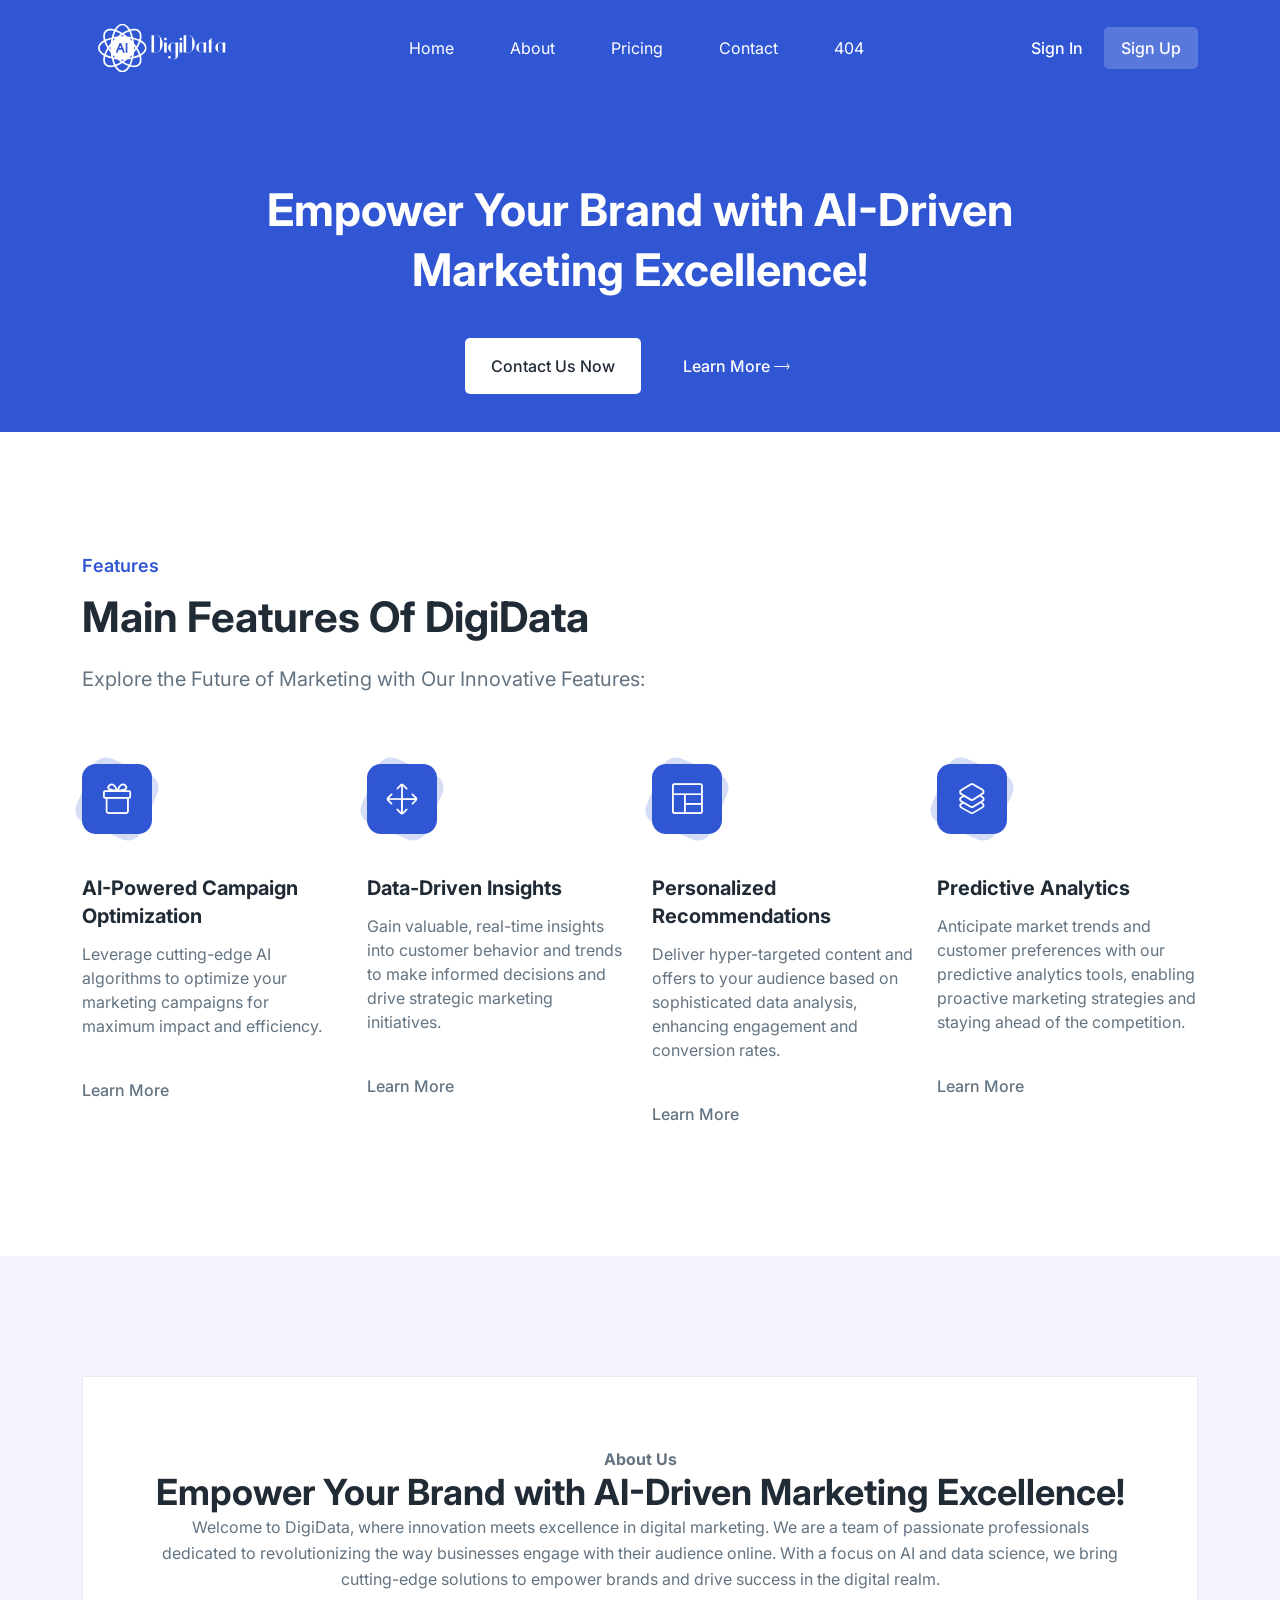
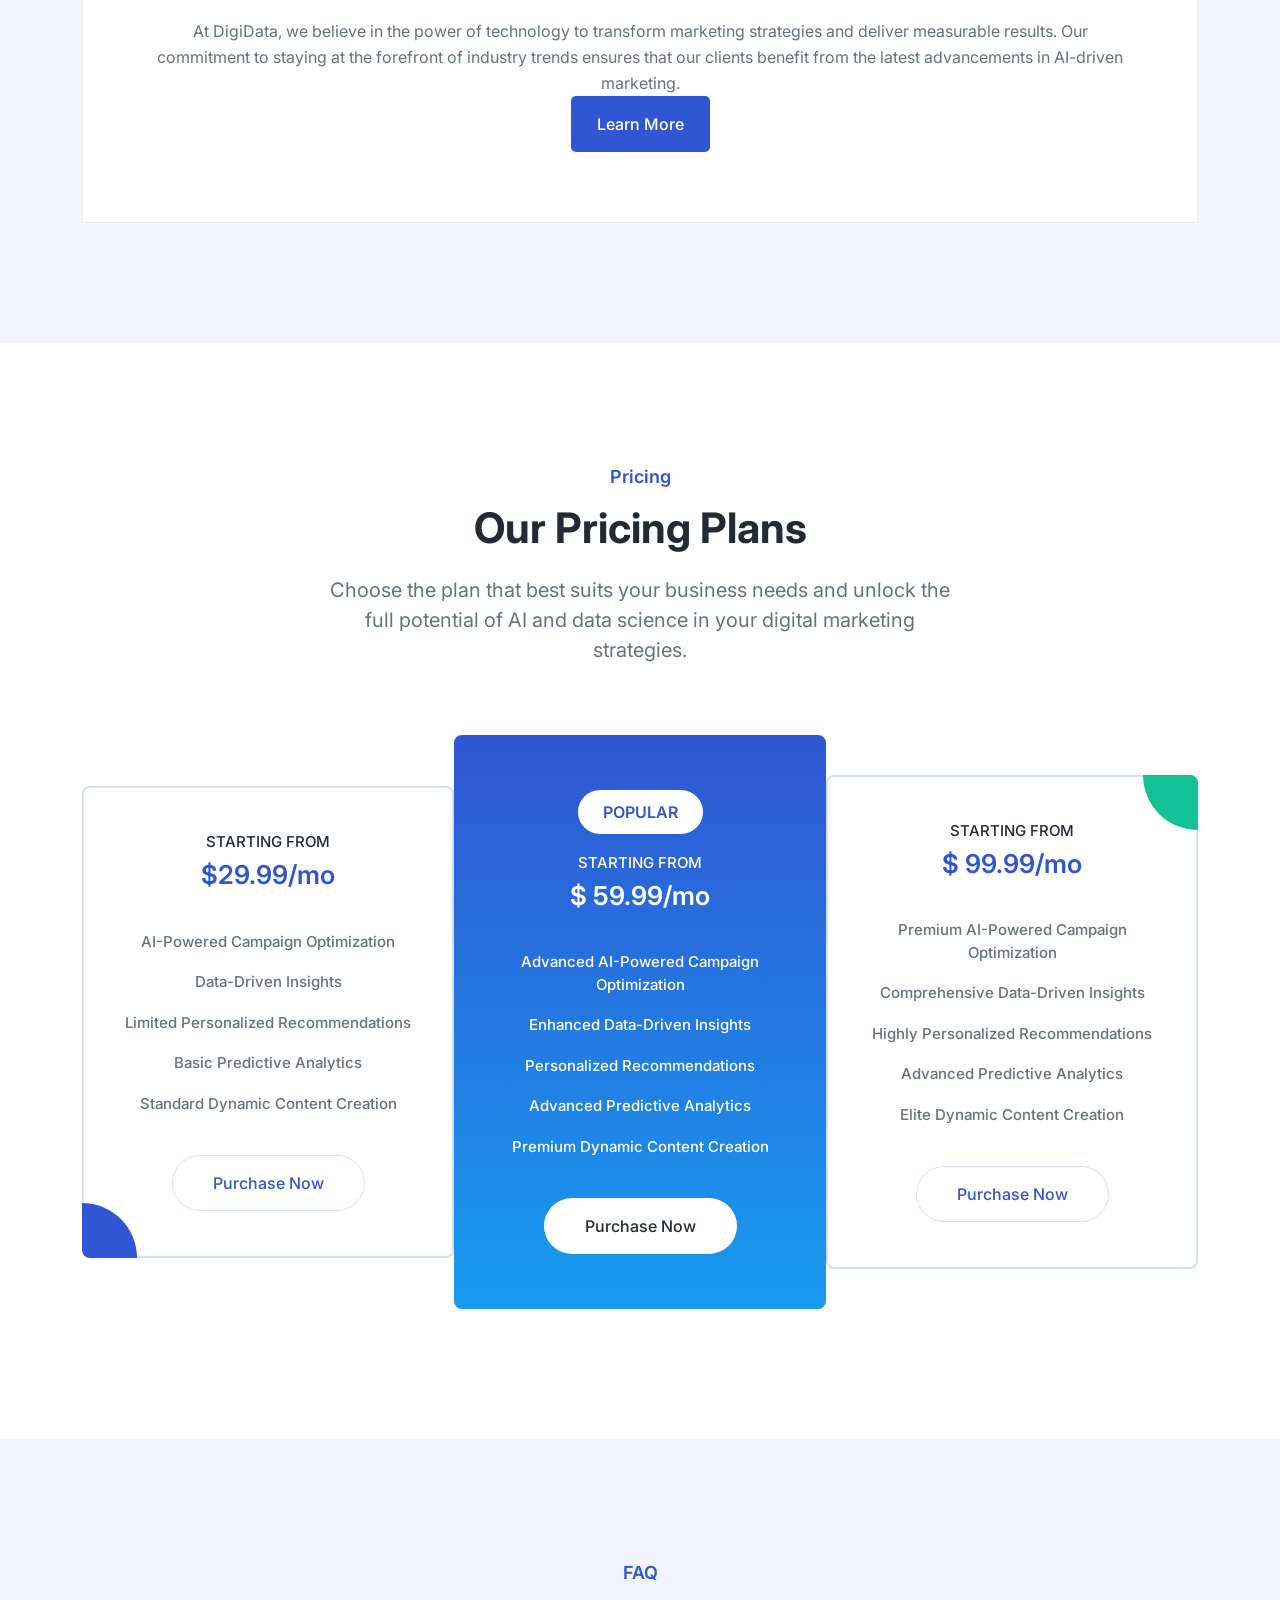
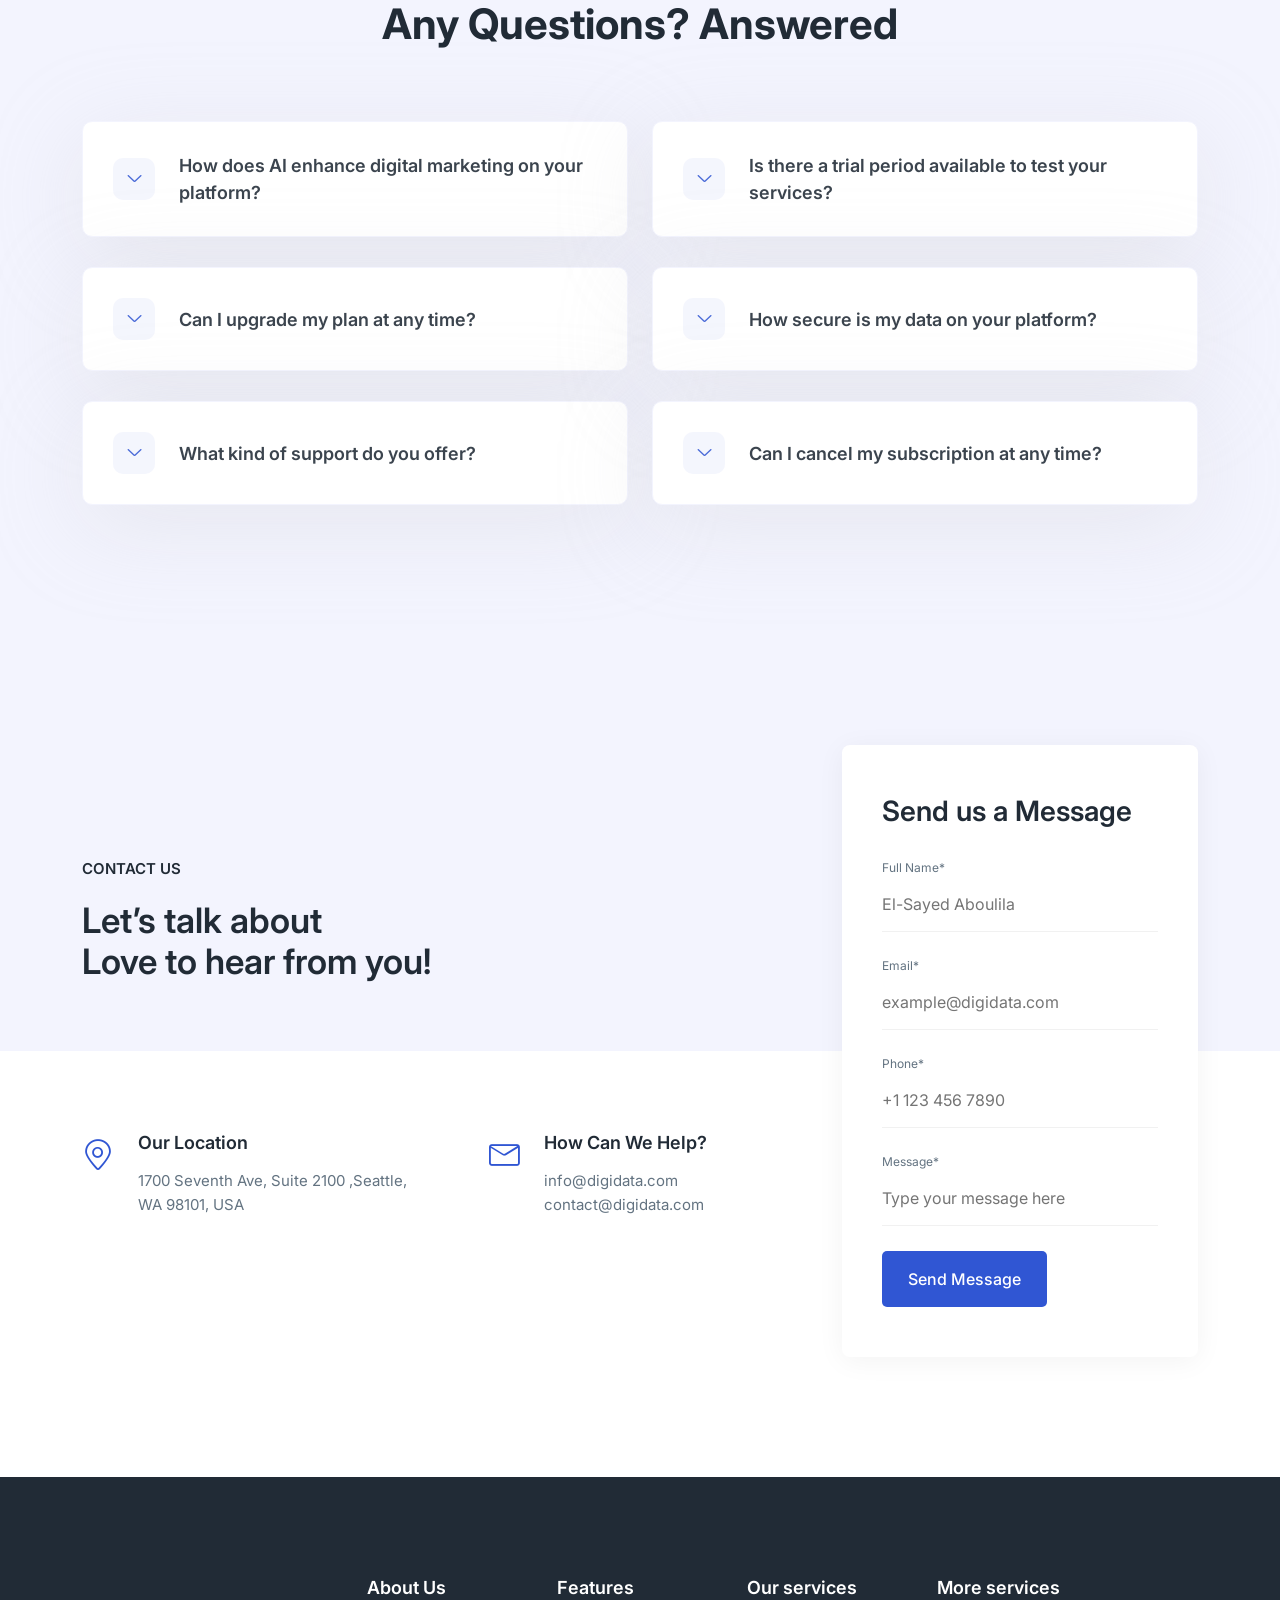
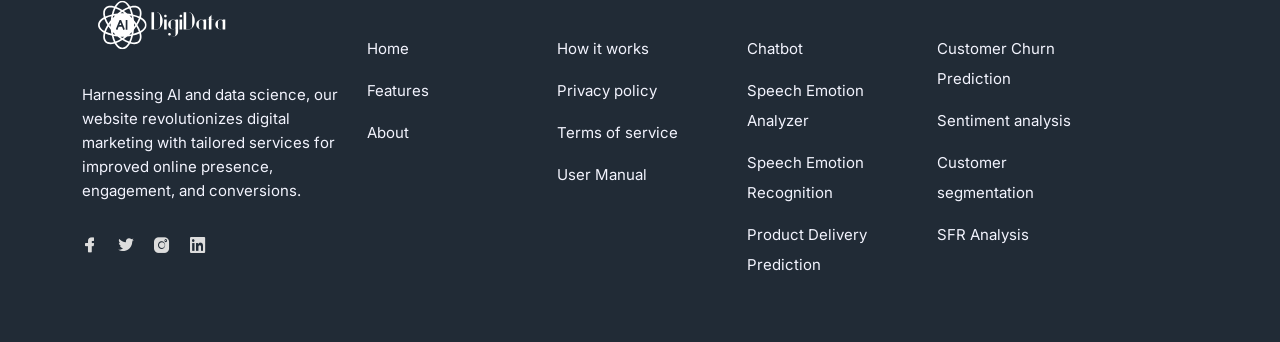
<file: index.html>
<!DOCTYPE html>
<html lang="en">
  <head>
    <meta charset="UTF-8" />
    <meta http-equiv="X-UA-Compatible" content="IE=edge" />
    <meta name="viewport" content="width=device-width, initial-scale=1.0" />
    <title>DigiData | Empower Your Brand with AI-Driven Marketing Excellence!</title>

    <!-- Primary Meta Tags -->
<meta name="title" content="DigiData | Empower Your Brand with AI-Driven Marketing Excellence!">
<meta name="description" content="Our DigiData website is a cutting-edge platform that leverages the power of artificial intelligence and data science to revolutionize digital marketing. We offer a comprehensive suite of services designed to optimize your online presence, boost engagement, and drive conversions. With our advanced algorithms and predictive analytics, we deliver targeted campaigns, personalized recommendations, and real-time insights to help you stay ahead in the competitive digital landscape. Experience the future of marketing with our innovative solutions tailored to elevate your brand's performance and maximize ROI.">

<!-- Open Graph / Facebook -->
<meta property="og:type" content="website">
<meta property="og:url" content="https://www.linkedin.com/in/eaboulila/">
<meta property="og:title" content="DigiData | Empower Your Brand with AI-Driven Marketing Excellence!">
<meta property="og:description" content="Our DigiData website is a cutting-edge platform that leverages the power of artificial intelligence and data science to revolutionize digital marketing. We offer a comprehensive suite of services designed to optimize your online presence, boost engagement, and drive conversions. With our advanced algorithms and predictive analytics, we deliver targeted campaigns, personalized recommendations, and real-time insights to help you stay ahead in the competitive digital landscape. Experience the future of marketing with our innovative solutions tailored to elevate your brand's performance and maximize ROI.">
<meta property="og:image" content="https://uideck.com/wp-content/uploads/2021/09/play-meta-bs.jpg">

<!-- Twitter -->
<meta property="twitter:card" content="summary_large_image">
<meta property="twitter:url" content="https://www.linkedin.com/in/eaboulila/">
<meta property="twitter:title" content="DigiData | Empower Your Brand with AI-Driven Marketing Excellence!">
<meta property="twitter:description" content="Our DigiData website is a cutting-edge platform that leverages the power of artificial intelligence and data science to revolutionize digital marketing. We offer a comprehensive suite of services designed to optimize your online presence, boost engagement, and drive conversions. With our advanced algorithms and predictive analytics, we deliver targeted campaigns, personalized recommendations, and real-time insights to help you stay ahead in the competitive digital landscape. Experience the future of marketing with our innovative solutions tailored to elevate your brand's performance and maximize ROI.">
<meta property="twitter:image" content="https://uideck.com/wp-content/uploads/2021/09/play-meta-bs.jpg">

    <!--====== Favicon Icon ======-->
    <link
      rel="shortcut icon"
      href="assets/images/favicon.svg"
      type="image/svg"
    />

    <!-- ===== All CSS files ===== -->
    <link rel="stylesheet" href="assets/css/bootstrap.min.css" />
    <link rel="stylesheet" href="assets/css/animate.css" />
    <link rel="stylesheet" href="assets/css/lineicons.css" />
    <link rel="stylesheet" href="assets/css/ud-styles.css" />
  </head>
  <body>
    <!-- ====== Header Start ====== -->
    <header class="ud-header">
      <div class="container">
        <div class="row">
          <div class="col-lg-12">
            <nav class="navbar navbar-expand-lg">
              <a class="navbar-brand" href="index.html">
                <img src="assets/images/logo/logo.svg" alt="Logo" />
              </a>
              <button class="navbar-toggler">
                <span class="toggler-icon"> </span>
                <span class="toggler-icon"> </span>
                <span class="toggler-icon"> </span>
              </button>

              <div class="navbar-collapse">
                <ul id="nav" class="navbar-nav mx-auto">
                  <li class="nav-item">
                    <a class="ud-menu-scroll" href="index.html">Home</a>
                  </li>
                  <li class="nav-item">
                    <a class="ud-menu-scroll" href="about.html">About</a>
                  </li>
                  <li class="nav-item">
                    <a class="ud-menu-scroll" href="#pricing">Pricing</a>
                  </li>
                  <li class="nav-item">
                    <a class="ud-menu-scroll" href="contact.html">Contact</a>
                  </li>
                  <li class="nav-item">
                    <a class="ud-menu-scroll" href="404.html">404</a>
                  </li>
                    </ul>
                  </li>
                </ul>
              </div>

              <div class="navbar-btn d-none d-sm-inline-block">
                <a href="login.html" class="ud-main-btn ud-login-btn">
                  Sign In
                </a>
                <a class="ud-main-btn ud-white-btn" href="javascript:void(0)">
                  Sign Up
                </a>
              </div>
            </nav>
          </div>
        </div>
      </div>
    </header>
    <!-- ====== Header End ====== -->

    <!-- ====== Hero Start ====== -->
    <section class="ud-hero" id="home">
      <div class="container">
        <div class="row">
          <div class="col-lg-12">
            <div class="ud-hero-content wow fadeInUp" data-wow-delay=".2s">
              <h1 class="ud-hero-title">
                Empower Your Brand with AI-Driven Marketing Excellence!
              </h1>
              <ul class="ud-hero-buttons">
                <li>
                  <a href="contact.html" rel="nofollow noopener" target="_blank" class="ud-main-btn ud-white-btn">
                    Contact Us Now
                  </a>
                </li>
                <li>
                  <a href="about.html" rel="nofollow noopener" target="_blank" class="ud-main-btn ud-link-btn">
                    Learn More <i class="lni lni-arrow-right"></i>
                  </a>
                </li>
              </ul>
            </div>
          </div>
        </div>
      </div>
    </section>
    <!-- ====== Hero End ====== -->

    <!-- ====== Features Start ====== -->
    <section id="features" class="ud-features">
      <div class="container">
        <div class="row">
          <div class="col-lg-12">
            <div class="ud-section-title">
              <span>Features</span>
              <h2>Main Features of DigiData</h2>
              <p>
                Explore the Future of Marketing with Our Innovative Features:
              </p>
            </div>
          </div>
        </div>
        <div class="row">
          <div class="col-xl-3 col-lg-3 col-sm-6">
            <div class="ud-single-feature wow fadeInUp" data-wow-delay=".1s">
              <div class="ud-feature-icon">
                <i class="lni lni-gift"></i>
              </div>
              <div class="ud-feature-content">
                <h3 class="ud-feature-title">AI-Powered Campaign Optimization</h3>
                <p class="ud-feature-desc">
                  Leverage cutting-edge AI algorithms to optimize your marketing campaigns for maximum impact and efficiency.
                </p>
                <a href="about.html" class="ud-feature-link">
                  Learn More
                </a>
              </div>
            </div>
          </div>
          <div class="col-xl-3 col-lg-3 col-sm-6">
            <div class="ud-single-feature wow fadeInUp" data-wow-delay=".15s">
              <div class="ud-feature-icon">
                <i class="lni lni-move"></i>
              </div>
              <div class="ud-feature-content">
                <h3 class="ud-feature-title">Data-Driven Insights</h3>
                <p class="ud-feature-desc">
                  Gain valuable, real-time insights into customer behavior and trends to make informed decisions and drive strategic marketing initiatives.
                </p>
                <a href="about.html" class="ud-feature-link">
                  Learn More
                </a>
              </div>
            </div>
          </div>
          <div class="col-xl-3 col-lg-3 col-sm-6">
            <div class="ud-single-feature wow fadeInUp" data-wow-delay=".2s">
              <div class="ud-feature-icon">
                <i class="lni lni-layout"></i>
              </div>
              <div class="ud-feature-content">
                <h3 class="ud-feature-title">Personalized Recommendations</h3>
                <p class="ud-feature-desc">
                  Deliver hyper-targeted content and offers to your audience based on sophisticated data analysis, enhancing engagement and conversion rates.
                </p>
                <a href="about.html" class="ud-feature-link">
                  Learn More
                </a>
              </div>
            </div>
          </div>
          <div class="col-xl-3 col-lg-3 col-sm-6">
            <div class="ud-single-feature wow fadeInUp" data-wow-delay=".25s">
              <div class="ud-feature-icon">
                <i class="lni lni-layers"></i>
              </div>
              <div class="ud-feature-content">
                <h3 class="ud-feature-title">Predictive Analytics</h3>
                <p class="ud-feature-desc">
                  Anticipate market trends and customer preferences with our predictive analytics tools, enabling proactive marketing strategies and staying ahead of the competition.
                </p>
                <a href="about.html" class="ud-feature-link">
                  Learn More
                </a>
              </div>
            </div>
          </div>
        </div>
      </div>
    </section>
    <!-- ====== Features End ====== -->

    <!-- ====== About Start ====== -->
    <section id="about" class="ud-about">
      <div class="container">
        <div class="ud-about-wrapper wow fadeInUp" data-wow-delay=".2s">
          <div class="ud-about-content-wrapper">
            <span class="tag" style="font-weight: bold; text-align: center; display: block;">About Us</span>
            <h2 style="text-align: center;">Empower Your Brand with AI-Driven Marketing Excellence!</h2>
            <p style="text-align: center;">
              Welcome to DigiData, where innovation meets excellence in digital marketing. We are a team of passionate professionals dedicated to revolutionizing the way businesses engage with their audience online. With a focus on AI and data science, we bring cutting-edge solutions to empower brands and drive success in the digital realm.
            </p>
            <p style="text-align: center;"><br>
              At DigiData, we believe in the power of technology to transform marketing strategies and deliver measurable results. Our commitment to staying at the forefront of industry trends ensures that our clients benefit from the latest advancements in AI-driven marketing.
            </p>
              <div style="text-align: center;">
                <a href="about.html" class="ud-main-btn">Learn More</a>
              </div>            
            </div>
          </div>
        </div>
      </div>
    </section>
    <!-- ====== About End ====== -->

    <!-- ====== Pricing Start ====== -->
    <section id="pricing" class="ud-pricing">
      <div class="container">
        <div class="row">
          <div class="col-lg-12">
            <div class="ud-section-title mx-auto text-center">
              <span>Pricing</span>
              <h2>Our Pricing Plans</h2>
              <p>
                Choose the plan that best suits your business needs and unlock the full potential of AI and data science in your digital marketing strategies.
              </p>
            </div>
          </div>
        </div>

        <div class="row g-0 align-items-center justify-content-center">
          <div class="col-lg-4 col-md-6 col-sm-10">
            <div
              class="ud-single-pricing first-item wow fadeInUp"
              data-wow-delay=".15s"
            >
              <div class="ud-pricing-header">
                <h3>STARTING FROM</h3>
                <h4>$29.99/mo</h4>
              </div>
              <div class="ud-pricing-body">
                <ul>
                  <li>AI-Powered Campaign Optimization</li>
                  <li>Data-Driven Insights</li>
                  <li>Limited Personalized Recommendations</li>
                  <li>Basic Predictive Analytics</li>
                  <li>Standard Dynamic Content Creation</li>
                </ul>
              </div>
              <div class="ud-pricing-footer">
                <a href="contact.html" class="ud-main-btn ud-border-btn">
                  Purchase Now
                </a>
              </div>
            </div>
          </div>
          <div class="col-lg-4 col-md-6 col-sm-10">
            <div
              class="ud-single-pricing active wow fadeInUp"
              data-wow-delay=".1s"
            >
              <span class="ud-popular-tag">POPULAR</span>
              <div class="ud-pricing-header">
                <h3>STARTING FROM</h3>
                <h4>$ 59.99/mo</h4>
              </div>
              <div class="ud-pricing-body">
                <ul>
                  <li>Advanced AI-Powered Campaign Optimization</li>
                  <li>Enhanced Data-Driven Insights</li>
                  <li>Personalized Recommendations</li>
                  <li>Advanced Predictive Analytics</li>
                  <li>Premium Dynamic Content Creation</li>
                </ul>
              </div>
              <div class="ud-pricing-footer">
                <a href="contact.html" class="ud-main-btn ud-white-btn">
                  Purchase Now
                </a>
              </div>
            </div>
          </div>
          <div class="col-lg-4 col-md-6 col-sm-10">
            <div
              class="ud-single-pricing last-item wow fadeInUp"
              data-wow-delay=".15s"
            >
              <div class="ud-pricing-header">
                <h3>STARTING FROM</h3>
                <h4>$ 99.99/mo</h4>
              </div>
              <div class="ud-pricing-body">
                <ul>
                  <li>Premium AI-Powered Campaign Optimization</li>
                  <li>Comprehensive Data-Driven Insights</li>
                  <li>Highly Personalized Recommendations</li>
                  <li>Advanced Predictive Analytics</li>
                  <li>Elite Dynamic Content Creation</li>
                </ul>
              </div>
              <div class="ud-pricing-footer">
                <a href="contact.html" class="ud-main-btn ud-border-btn">
                  Purchase Now
                </a>
              </div>
            </div>
          </div>
        </div>
      </div>
    </section>
    <!-- ====== Pricing End ====== -->

    <!-- ====== FAQ Start ====== -->
    <section id="faq" class="ud-faq">
      <div class="container">
        <div class="row">
          <div class="col-lg-12">
            <div class="ud-section-title text-center mx-auto">
              <span>FAQ</span>
              <h2>Any Questions? Answered</h2>
            </div>
          </div>
        </div>

        <div class="row">
          <div class="col-lg-6">
            <div class="ud-single-faq wow fadeInUp" data-wow-delay=".1s">
              <div class="accordion">
                <button
                  class="ud-faq-btn collapsed"
                  data-bs-toggle="collapse"
                  data-bs-target="#collapseOne"
                >
                  <span class="icon flex-shrink-0">
                    <i class="lni lni-chevron-down"></i>
                  </span>
                  <span>How does AI enhance digital marketing on your platform?</span>
                </button>
                <div id="collapseOne" class="accordion-collapse collapse">
                  <div class="ud-faq-body">
                    AI on our platform optimizes campaigns, provides data-driven insights, and personalizes recommendations for targeted marketing strategies.
                  </div>
                </div>
              </div>
            </div>
            <div class="ud-single-faq wow fadeInUp" data-wow-delay=".15s">
              <div class="accordion">
                <button
                  class="ud-faq-btn collapsed"
                  data-bs-toggle="collapse"
                  data-bs-target="#collapseTwo"
                >
                  <span class="icon flex-shrink-0">
                    <i class="lni lni-chevron-down"></i>
                  </span>
                  <span>Can I upgrade my plan at any time?</span>
                </button>
                <div id="collapseTwo" class="accordion-collapse collapse">
                  <div class="ud-faq-body">
                    Yes, you can upgrade your plan at any time to access more advanced features and capabilities.
                  </div>
                </div>
              </div>
            </div>
            <div class="ud-single-faq wow fadeInUp" data-wow-delay=".2s">
              <div class="accordion">
                <button
                  class="ud-faq-btn collapsed"
                  data-bs-toggle="collapse"
                  data-bs-target="#collapseThree"
                >
                  <span class="icon flex-shrink-0">
                    <i class="lni lni-chevron-down"></i>
                  </span>
                  <span>What kind of support do you offer?</span>
                </button>
                <div id="collapseThree" class="accordion-collapse collapse">
                  <div class="ud-faq-body">
                    We provide 24/7 customer support to assist you with any queries or issues you may encounter.
                  </div>
                </div>
              </div>
            </div>
          </div>
          <div class="col-lg-6">
            <div class="ud-single-faq wow fadeInUp" data-wow-delay=".1s">
              <div class="accordion">
                <button
                  class="ud-faq-btn collapsed"
                  data-bs-toggle="collapse"
                  data-bs-target="#collapseFour"
                >
                  <span class="icon flex-shrink-0">
                    <i class="lni lni-chevron-down"></i>
                  </span>
                  <span>Is there a trial period available to test your services?</span>
                </button>
                <div id="collapseFour" class="accordion-collapse collapse">
                  <div class="ud-faq-body">
                    Yes, we offer a trial period for you to experience our platform and its features before committing to a plan.
                  </div>
                </div>
              </div>
            </div>
            <div class="ud-single-faq wow fadeInUp" data-wow-delay=".15s">
              <div class="accordion">
                <button
                  class="ud-faq-btn collapsed"
                  data-bs-toggle="collapse"
                  data-bs-target="#collapseFive"
                >
                  <span class="icon flex-shrink-0">
                    <i class="lni lni-chevron-down"></i>
                  </span>
                  <span>How secure is my data on your platform?</span>
                </button>
                <div id="collapseFive" class="accordion-collapse collapse">
                  <div class="ud-faq-body">
                    We prioritize data security and use industry-standard encryption protocols to safeguard your information.
                  </div>
                </div>
              </div>
            </div>
            <div class="ud-single-faq wow fadeInUp" data-wow-delay=".2s">
              <div class="accordion">
                <button
                  class="ud-faq-btn collapsed"
                  data-bs-toggle="collapse"
                  data-bs-target="#collapseSix"
                >
                  <span class="icon flex-shrink-0">
                    <i class="lni lni-chevron-down"></i>
                  </span>
                  <span>Can I cancel my subscription at any time?</span>
                </button>
                <div id="collapseSix" class="accordion-collapse collapse">
                  <div class="ud-faq-body">
                    Yes, you can cancel your subscription at any time, and there are no long-term commitments or cancellation fees.
                  </div>
                </div>
              </div>
            </div>
          </div>
        </div>
      </div>
    </section>
    <!-- ====== FAQ End ====== -->

    <!-- ====== Contact Start ====== -->
    <section id="contact" class="ud-contact">
      <div class="container">
        <div class="row align-items-center">
          <div class="col-xl-8 col-lg-7">
            <div class="ud-contact-content-wrapper">
              <div class="ud-contact-title">
                <span>CONTACT US</span>
                <h2>
                  Let’s talk about <br />
                  Love to hear from you!
                </h2>
              </div>
              <div class="ud-contact-info-wrapper">
                <div class="ud-single-info">
                  <div class="ud-info-icon">
                    <i class="lni lni-map-marker"></i>
                  </div>
                  <div class="ud-info-meta">
                    <h5>Our Location</h5>
                    <p>1700 Seventh Ave, Suite 2100 ,Seattle, WA 98101, USA</p>
                  </div>
                </div>
                <div class="ud-single-info">
                  <div class="ud-info-icon">
                    <i class="lni lni-envelope"></i>
                  </div>
                  <div class="ud-info-meta">
                    <h5>How Can We Help?</h5>
                    <p>info@digidata.com</p>
                    <p>contact@digidata.com</p>
                  </div>
                </div>
              </div>
            </div>
          </div>
          <div class="col-xl-4 col-lg-5">
            <div
              class="ud-contact-form-wrapper wow fadeInUp"
              data-wow-delay=".2s"
            >
              <h3 class="ud-contact-form-title">Send us a Message</h3>
              <form class="ud-contact-form">
                <div class="ud-form-group">
                  <label for="fullName">Full Name*</label>
                  <input
                    type="text"
                    name="fullName"
                    placeholder="El-Sayed Aboulila"
                  />
                </div>
                <div class="ud-form-group">
                  <label for="email">Email*</label>
                  <input
                    type="email"
                    name="email"
                    placeholder="example@digidata.com"
                  />
                </div>
                <div class="ud-form-group">
                  <label for="phone">Phone*</label>
                  <input
                    type="text"
                    name="phone"
                    placeholder="+1 123 456 7890"
                  />
                </div>
                <div class="ud-form-group">
                  <label for="message">Message*</label>
                  <textarea
                    name="message"
                    rows="1"
                    placeholder="Type your message here"
                  ></textarea>
                </div>
                <div class="ud-form-group mb-0">
                  <button type="submit" class="ud-main-btn">
                    Send Message
                  </button>
                </div>
              </form>
            </div>
          </div>
        </div>
      </div>
    </section>
    <!-- ====== Contact End ====== -->

     <!-- ====== Footer Start ====== -->
     <footer class="ud-footer wow fadeInUp" data-wow-delay=".15s">
      <div class="ud-footer-widgets">
        <div class="container">
          <div class="row">
            <div class="col-xl-3 col-lg-4 col-md-6">
              <div class="ud-widget">
                <a href="index.html" class="ud-footer-logo">
                  <img src="assets/images/logo/logo.svg" alt="logo" />
                </a>
                <p class="ud-widget-desc">
                  Harnessing AI and data science, our website revolutionizes digital marketing with tailored services for improved online presence, engagement, and conversions.
                </p>
                <ul class="ud-widget-socials">
                  <li>
                    <a href="https://www.linkedin.com/in/eaboulila/">
                      <i class="lni lni-facebook-filled"></i>
                    </a>
                  </li>
                  <li>
                    <a href="https://www.linkedin.com/in/eaboulila/">
                      <i class="lni lni-twitter-filled"></i>
                    </a>
                  </li>
                  <li>
                    <a href="https://www.linkedin.com/in/eaboulila/">
                      <i class="lni lni-instagram-filled"></i>
                    </a>
                  </li>
                  <li>
                    <a href="https://www.linkedin.com/in/eaboulila/">
                      <i class="lni lni-linkedin-original"></i>
                    </a>
                  </li>
                </ul>
              </div>
            </div>

            <div class="col-xl-2 col-lg-2 col-md-6 col-sm-6">
              <div class="ud-widget">
                <h5 class="ud-widget-title">About Us</h5>
                <ul class="ud-widget-links">
                  <li>
                    <a href="index.html">Home</a>
                  </li>
                  <li>
                    <a href="#features">Features</a>
                  </li>
                  <li>
                    <a href="about.html">About</a>
                  </li>
                </ul>
              </div>
            </div>
            <div class="col-xl-2 col-lg-3 col-md-6 col-sm-6">
              <div class="ud-widget">
                <h5 class="ud-widget-title">Features</h5>
                <ul class="ud-widget-links">
                  <li>
                    <a href="about.html">How it works</a>
                  </li>
                  <li>
                    <a href="Privacy-Policy.html">Privacy policy</a>
                  </li>
                  <li>
                    <a href="Terms-And-Conditions.html">Terms of service</a>
                  </li>
                  <li>
                    <a href="User-Manual.html">User Manual</a>
                  </li>
                </ul>
              </div>
            </div>
            <div class="col-xl-2 col-lg-3 col-md-6 col-sm-6">
              <div class="ud-widget">
                <h5 class="ud-widget-title">Our services</h5>
                <ul class="ud-widget-links">
                  <li>
                    <a
                      href="contact.html"
                      rel="nofollow noopner"
                      target="_blank"
                      >Chatbot
                    </a>
                  </li>
                  <li>
                    <a
                      href="contact.html"
                      rel="nofollow noopner"
                      target="_blank"
                      >Speech Emotion Analyzer</a
                    >
                  </li>
                  <li>
                    <a
                      href="contact.html"
                      rel="nofollow noopner"
                      target="_blank"
                      >Speech Emotion Recognition</a
                    >
                  </li>
                  <li>
                    <a
                      href="contact.html"
                      rel="nofollow noopner"
                      target="_blank"
                      >Product Delivery Prediction</a
                    >
                  </li>
                </ul>
              </div>
            </div>
             <div class="col-xl-2 col-lg-3 col-md-6 col-sm-6">
              <div class="ud-widget">
                <h5 class="ud-widget-title">More services</h5>
                <ul class="ud-widget-links">
                  <li>
                    <a
                      href="contact.html"
                      rel="nofollow noopner"
                      target="_blank"
                      >Customer Churn Prediction
                    </a>
                  </li>
                  <li>
                    <a
                      href="contact.html"
                      rel="nofollow noopner"
                      target="_blank"
                      >Sentiment analysis</a
                    >
                  </li>
                  <li>
                    <a
                      href="contact.html"
                      rel="nofollow noopner"
                      target="_blank"
                      >Customer segmentation</a
                    >
                  </li>
                  <li>
                    <a
                      href="contact.html"
                      rel="nofollow noopner"
                      target="_blank"
                      >SFR Analysis</a
                    >
                  </li>
                </ul>
              </div>
            </div>
          </div>
        </div>
      </div>
    </footer>
    <!-- ====== Footer End ====== -->

    <!-- ====== Back To Top Start ====== -->
    <a href="javascript:void(0)" class="back-to-top">
      <i class="lni lni-chevron-up"> </i>
    </a>
    <!-- ====== Back To Top End ====== -->

    <!-- ====== All Javascript Files ====== -->
    <script src="assets/js/bootstrap.bundle.min.js"></script>
    <script src="assets/js/wow.min.js"></script>
    <script src="assets/js/main.js"></script>
    <script>
      // ==== for menu scroll
      const pageLink = document.querySelectorAll(".ud-menu-scroll");

      pageLink.forEach((elem) => {
        elem.addEventListener("click", (e) => {
          e.preventDefault();
          document.querySelector(elem.getAttribute("href")).scrollIntoView({
            behavior: "smooth",
            offsetTop: 1 - 60,
          });
        });
      });

      // section menu active
      function onScroll(event) {
        const sections = document.querySelectorAll(".ud-menu-scroll");
        const scrollPos =
          window.pageYOffset ||
          document.documentElement.scrollTop ||
          document.body.scrollTop;

        for (let i = 0; i < sections.length; i++) {
          const currLink = sections[i];
          const val = currLink.getAttribute("href");
          const refElement = document.querySelector(val);
          const scrollTopMinus = scrollPos + 73;
          if (
            refElement.offsetTop <= scrollTopMinus &&
            refElement.offsetTop + refElement.offsetHeight > scrollTopMinus
          ) {
            document
              .querySelector(".ud-menu-scroll")
              .classList.remove("active");
            currLink.classList.add("active");
          } else {
            currLink.classList.remove("active");
          }
        }
      }

      window.document.addEventListener("scroll", onScroll);
    </script>
  </body>
</html>
</file>
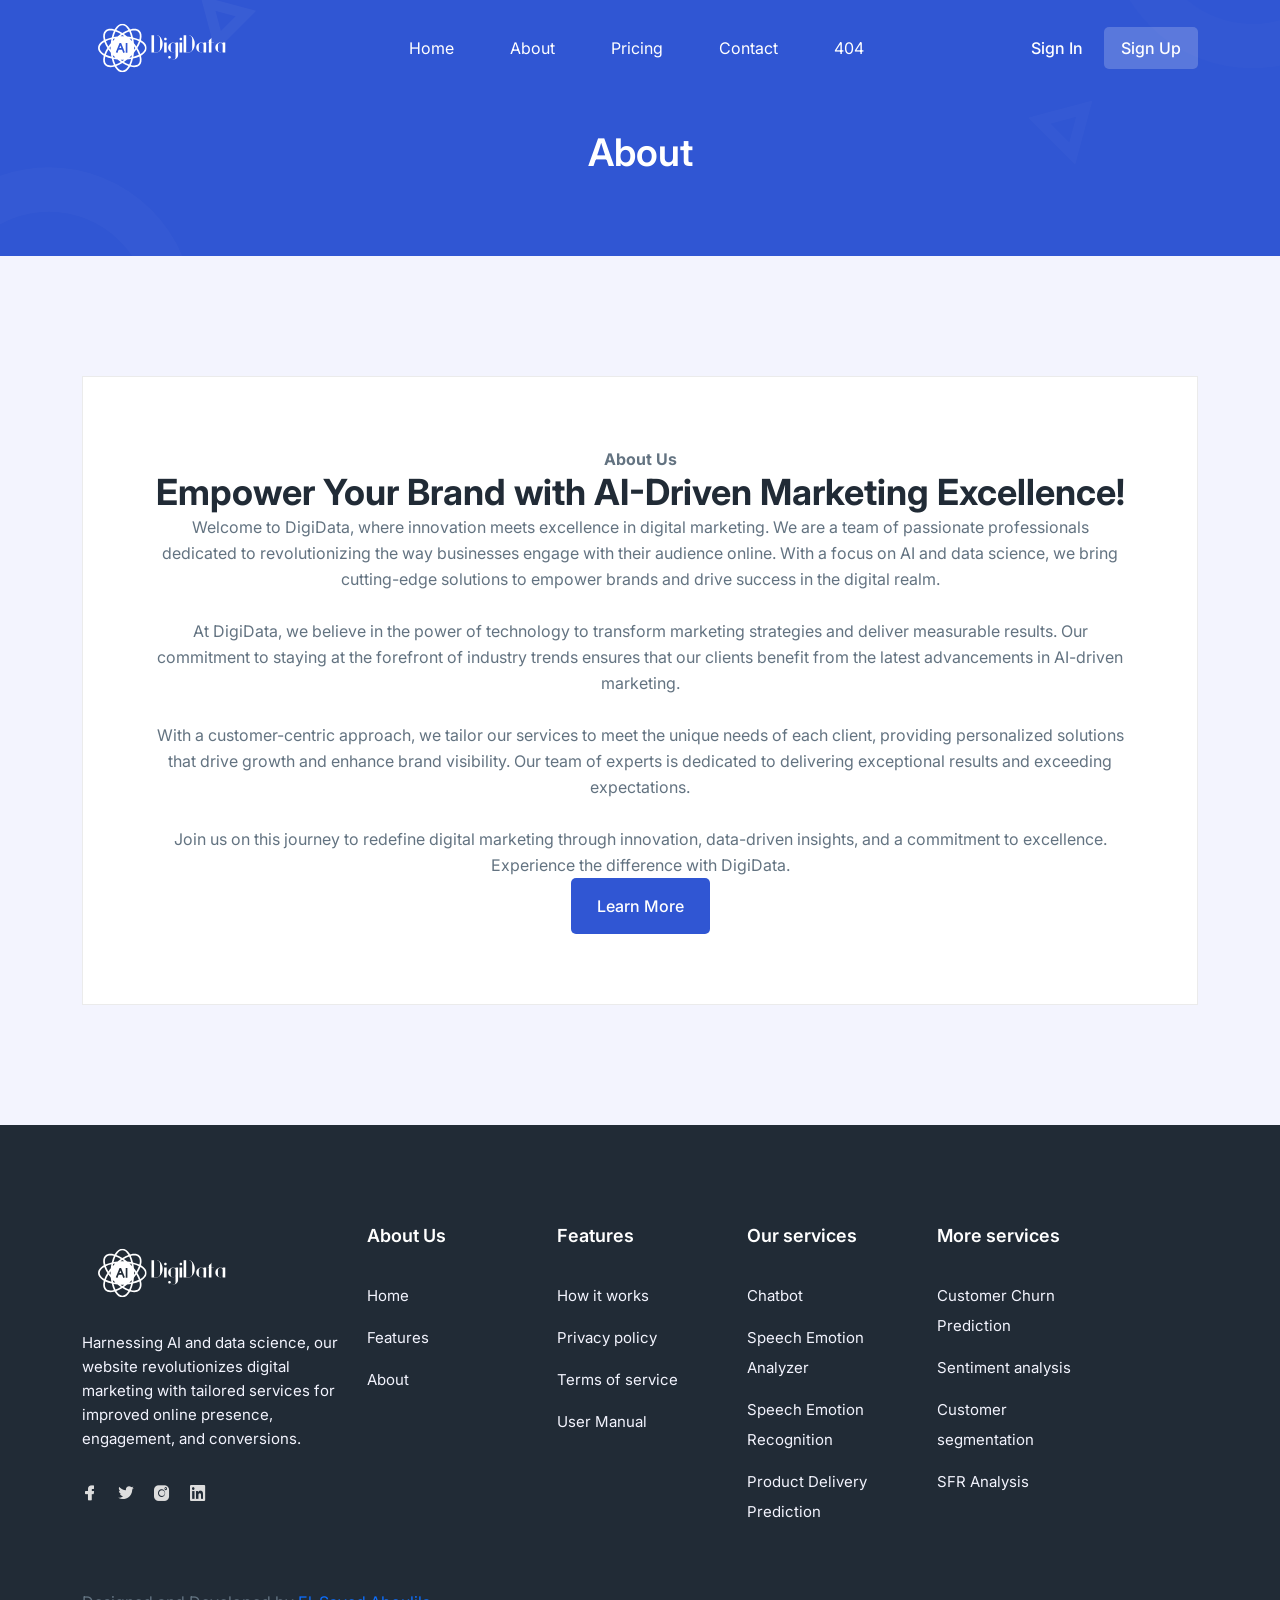
<file: about.html>
<!DOCTYPE html>
<html lang="en">
  <head>
    <meta charset="UTF-8" />
    <meta http-equiv="X-UA-Compatible" content="IE=edge" />
    <meta name="viewport" content="width=device-width, initial-scale=1.0" />
    <title>DigiData | Empower Your Brand with AI-Driven Marketing Excellence!</title>

    <!--====== Favicon Icon ======-->
    <link
      rel="shortcut icon"
      href="assets/images/favicon.svg"
      type="image/svg"
    />

    <!-- ===== All CSS files ===== -->
    <link rel="stylesheet" href="assets/css/bootstrap.min.css" />
    <link rel="stylesheet" href="assets/css/animate.css" />
    <link rel="stylesheet" href="assets/css/lineicons.css" />
    <link rel="stylesheet" href="assets/css/ud-styles.css" />
  </head>
  <body>
     <!-- ====== Header Start ====== -->
     <header class="ud-header">
      <div class="container">
        <div class="row">
          <div class="col-lg-12">
            <nav class="navbar navbar-expand-lg">
              <a class="navbar-brand" href="index.html">
                <img src="assets/images/logo/logo.svg" alt="Logo" />
              </a>
              <button class="navbar-toggler">
                <span class="toggler-icon"> </span>
                <span class="toggler-icon"> </span>
                <span class="toggler-icon"> </span>
              </button>

              <div class="navbar-collapse">
                <ul id="nav" class="navbar-nav mx-auto">
                  <li class="nav-item">
                    <a class="ud-menu-scroll" href="index.html">Home</a>
                  </li>
                  <li class="nav-item">
                    <a class="ud-menu-scroll" href="about.html">About</a>
                  </li>
                  <li class="nav-item">
                    <a class="ud-menu-scroll" href="pricing.html">Pricing</a>
                  </li>
                  <li class="nav-item">
                    <a class="ud-menu-scroll" href="contact.html">Contact</a>
                  </li>
                  <li class="nav-item">
                    <a class="ud-menu-scroll" href="404.html">404</a>
                  </li>
                    </ul>
                  </li>
                </ul>
              </div>

              <div class="navbar-btn d-none d-sm-inline-block">
                <a href="login.html" class="ud-main-btn ud-login-btn">
                  Sign In
                </a>
                <a class="ud-main-btn ud-white-btn" href="javascript:void(0)">
                  Sign Up
                </a>
              </div>
            </nav>
          </div>
        </div>
      </div>
    </header>
    <!-- ====== Header End ====== -->

    <!-- ====== Banner Start ====== -->
    <section class="ud-page-banner">
      <div class="container">
        <div class="row">
          <div class="col-lg-12">
            <div class="ud-banner-content">
              <h1>About</h1>
            </div>
          </div>
        </div>
      </div>
    </section>
    <!-- ====== Banner End ====== -->

   <!-- ====== About Start ====== -->
   <section id="about" class="ud-about">
    <div class="container">
      <div class="ud-about-wrapper wow fadeInUp" data-wow-delay=".2s">
        <div class="ud-about-content-wrapper">
            <span class="tag" style="font-weight: bold; text-align: center; display: block;">About Us</span>
            <h2 style="text-align: center;">Empower Your Brand with AI-Driven Marketing Excellence!</h2>
            <p style="text-align: center;">
              Welcome to DigiData, where innovation meets excellence in digital marketing. We are a team of passionate professionals dedicated to revolutionizing the way businesses engage with their audience online. With a focus on AI and data science, we bring cutting-edge solutions to empower brands and drive success in the digital realm.
            </p>
            <p style="text-align: center;"><br>
              At DigiData, we believe in the power of technology to transform marketing strategies and deliver measurable results. Our commitment to staying at the forefront of industry trends ensures that our clients benefit from the latest advancements in AI-driven marketing.
            </p>
            <p style="text-align: center;"><br>
              With a customer-centric approach, we tailor our services to meet the unique needs of each client, providing personalized solutions that drive growth and enhance brand visibility. Our team of experts is dedicated to delivering exceptional results and exceeding expectations.
            </p>
            <p style="text-align: center;"><br>
              Join us on this journey to redefine digital marketing through innovation, data-driven insights, and a commitment to excellence. Experience the difference with DigiData.
            </p>
            <div style="text-align: center;">
              <a href="about.html" class="ud-main-btn">Learn More</a>
            </div>
        </div>
      </div>
    </div>
  </section>
  <!-- ====== About End ====== -->

      <!-- ====== Footer Start ====== -->
      <footer class="ud-footer wow fadeInUp" data-wow-delay=".15s">
        <div class="ud-footer-widgets">
          <div class="container">
            <div class="row">
              <div class="col-xl-3 col-lg-4 col-md-6">
                <div class="ud-widget">
                  <a href="index.html" class="ud-footer-logo">
                    <img src="assets/images/logo/logo.svg" alt="logo" />
                  </a>
                  <p class="ud-widget-desc">
                    Harnessing AI and data science, our website revolutionizes digital marketing with tailored services for improved online presence, engagement, and conversions.
                  </p>
                  <ul class="ud-widget-socials">
                    <li>
                      <a href="https://www.linkedin.com/in/eaboulila/">
                        <i class="lni lni-facebook-filled"></i>
                      </a>
                    </li>
                    <li>
                      <a href="https://www.linkedin.com/in/eaboulila/">
                        <i class="lni lni-twitter-filled"></i>
                      </a>
                    </li>
                    <li>
                      <a href="https://www.linkedin.com/in/eaboulila/">
                        <i class="lni lni-instagram-filled"></i>
                      </a>
                    </li>
                    <li>
                      <a href="https://www.linkedin.com/in/eaboulila/">
                        <i class="lni lni-linkedin-original"></i>
                      </a>
                    </li>
                  </ul>
                </div>
              </div>
  
              <div class="col-xl-2 col-lg-2 col-md-6 col-sm-6">
                <div class="ud-widget">
                  <h5 class="ud-widget-title">About Us</h5>
                  <ul class="ud-widget-links">
                    <li>
                      <a href="index.html">Home</a>
                    </li>
                    <li>
                      <a href="#features">Features</a>
                    </li>
                    <li>
                      <a href="about.html">About</a>
                    </li>
                  </ul>
                </div>
              </div>
              <div class="col-xl-2 col-lg-3 col-md-6 col-sm-6">
                <div class="ud-widget">
                  <h5 class="ud-widget-title">Features</h5>
                  <ul class="ud-widget-links">
                    <li>
                      <a href="about.html">How it works</a>
                    </li>
                    <li>
                      <a href="Privacy-Policy.html">Privacy policy</a>
                    </li>
                    <li>
                      <a href="Terms-And-Conditions.html">Terms of service</a>
                    </li>
                    <li>
                      <a href="User-Manual.html">User Manual</a>
                    </li>
                  </ul>
                </div>
              </div>
              <div class="col-xl-2 col-lg-3 col-md-6 col-sm-6">
                <div class="ud-widget">
                  <h5 class="ud-widget-title">Our services</h5>
                  <ul class="ud-widget-links">
                    <li>
                      <a
                        href="contact.html"
                        rel="nofollow noopner"
                        target="_blank"
                        >Chatbot
                      </a>
                    </li>
                    <li>
                      <a
                        href="contact.html"
                        rel="nofollow noopner"
                        target="_blank"
                        >Speech Emotion Analyzer</a
                      >
                    </li>
                    <li>
                      <a
                        href="contact.html"
                        rel="nofollow noopner"
                        target="_blank"
                        >Speech Emotion Recognition</a
                      >
                    </li>
                    <li>
                      <a
                        href="contact.html"
                        rel="nofollow noopner"
                        target="_blank"
                        >Product Delivery Prediction</a
                      >
                    </li>
                  </ul>
                </div>
              </div>
               <div class="col-xl-2 col-lg-3 col-md-6 col-sm-6">
                <div class="ud-widget">
                  <h5 class="ud-widget-title">More services</h5>
                  <ul class="ud-widget-links">
                    <li>
                      <a
                        href="contact.html"
                        rel="nofollow noopner"
                        target="_blank"
                        >Customer Churn Prediction
                      </a>
                    </li>
                    <li>
                      <a
                        href="contact.html"
                        rel="nofollow noopner"
                        target="_blank"
                        >Sentiment analysis</a
                      >
                    </li>
                    <li>
                      <a
                        href="contact.html"
                        rel="nofollow noopner"
                        target="_blank"
                        >Customer segmentation</a
                      >
                    </li>
                    <li>
                      <a
                        href="contact.html"
                        rel="nofollow noopner"
                        target="_blank"
                        >SFR Analysis</a
                      >
                    </li>
                  </ul>
                </div>
              </div>
              <div class="col-md-4">
                <p class="ud-footer-bottom-right">
                  Designed and Developed by
                  <a href="https://www.linkedin.com/in/eaboulila/" rel="nofollow">El-Sayed Aboulila</a>
                </p>
              </div>
            </div>
          </div>
        </div>
      </footer>
      <!-- ====== Footer End ====== -->
  
      <!-- ====== Back To Top Start ====== -->
      <a href="javascript:void(0)" class="back-to-top">
        <i class="lni lni-chevron-up"> </i>
      </a>
      <!-- ====== Back To Top End ====== -->
  
      <!-- ====== All Javascript Files ====== -->
      <script src="assets/js/bootstrap.bundle.min.js"></script>
      <script src="assets/js/wow.min.js"></script>
      <script src="assets/js/main.js"></script>
      <script>
        // ==== for menu scroll
        const pageLink = document.querySelectorAll(".ud-menu-scroll");
  
        pageLink.forEach((elem) => {
          elem.addEventListener("click", (e) => {
            e.preventDefault();
            document.querySelector(elem.getAttribute("href")).scrollIntoView({
              behavior: "smooth",
              offsetTop: 1 - 60,
            });
          });
        });
  
        // section menu active
        function onScroll(event) {
          const sections = document.querySelectorAll(".ud-menu-scroll");
          const scrollPos =
            window.pageYOffset ||
            document.documentElement.scrollTop ||
            document.body.scrollTop;
  
          for (let i = 0; i < sections.length; i++) {
            const currLink = sections[i];
            const val = currLink.getAttribute("href");
            const refElement = document.querySelector(val);
            const scrollTopMinus = scrollPos + 73;
            if (
              refElement.offsetTop <= scrollTopMinus &&
              refElement.offsetTop + refElement.offsetHeight > scrollTopMinus
            ) {
              document
                .querySelector(".ud-menu-scroll")
                .classList.remove("active");
              currLink.classList.add("active");
            } else {
              currLink.classList.remove("active");
            }
          }
        }
  
        window.document.addEventListener("scroll", onScroll);
      </script>
    </body>
  </html>
</file>
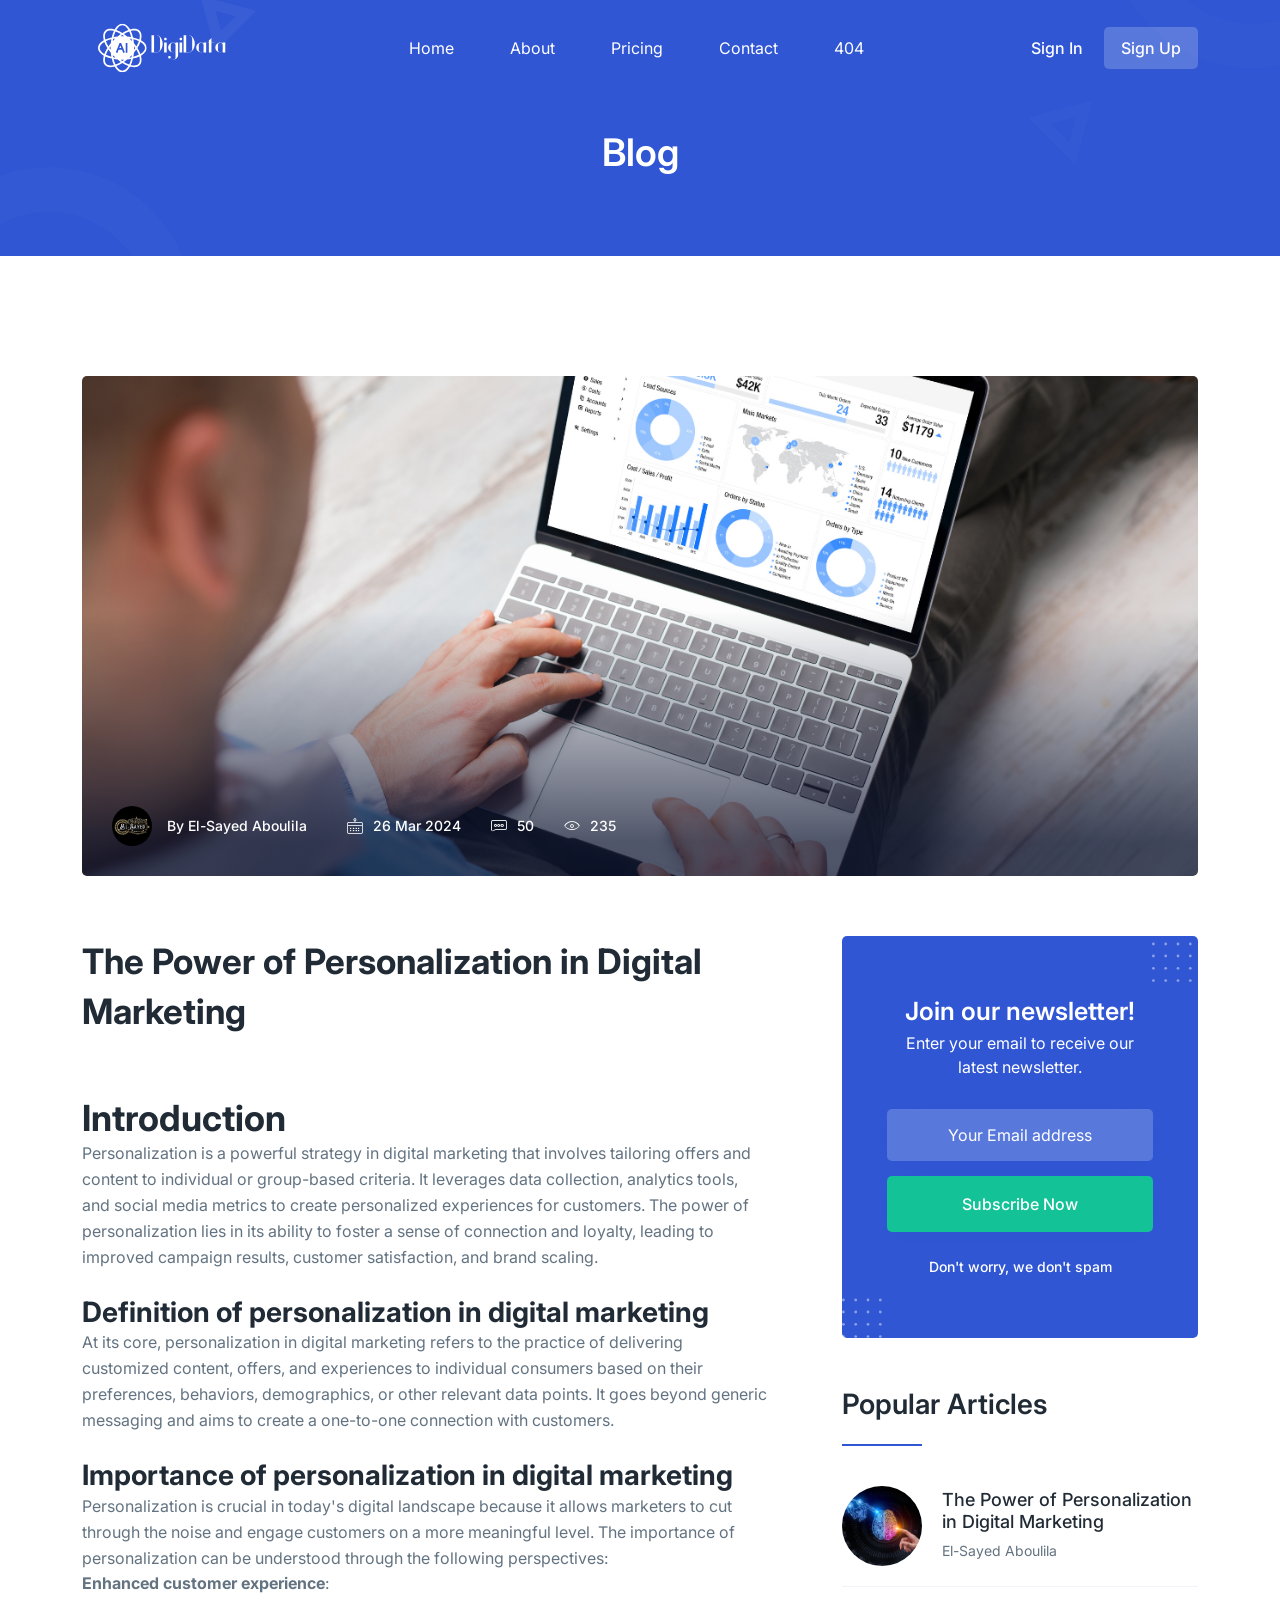
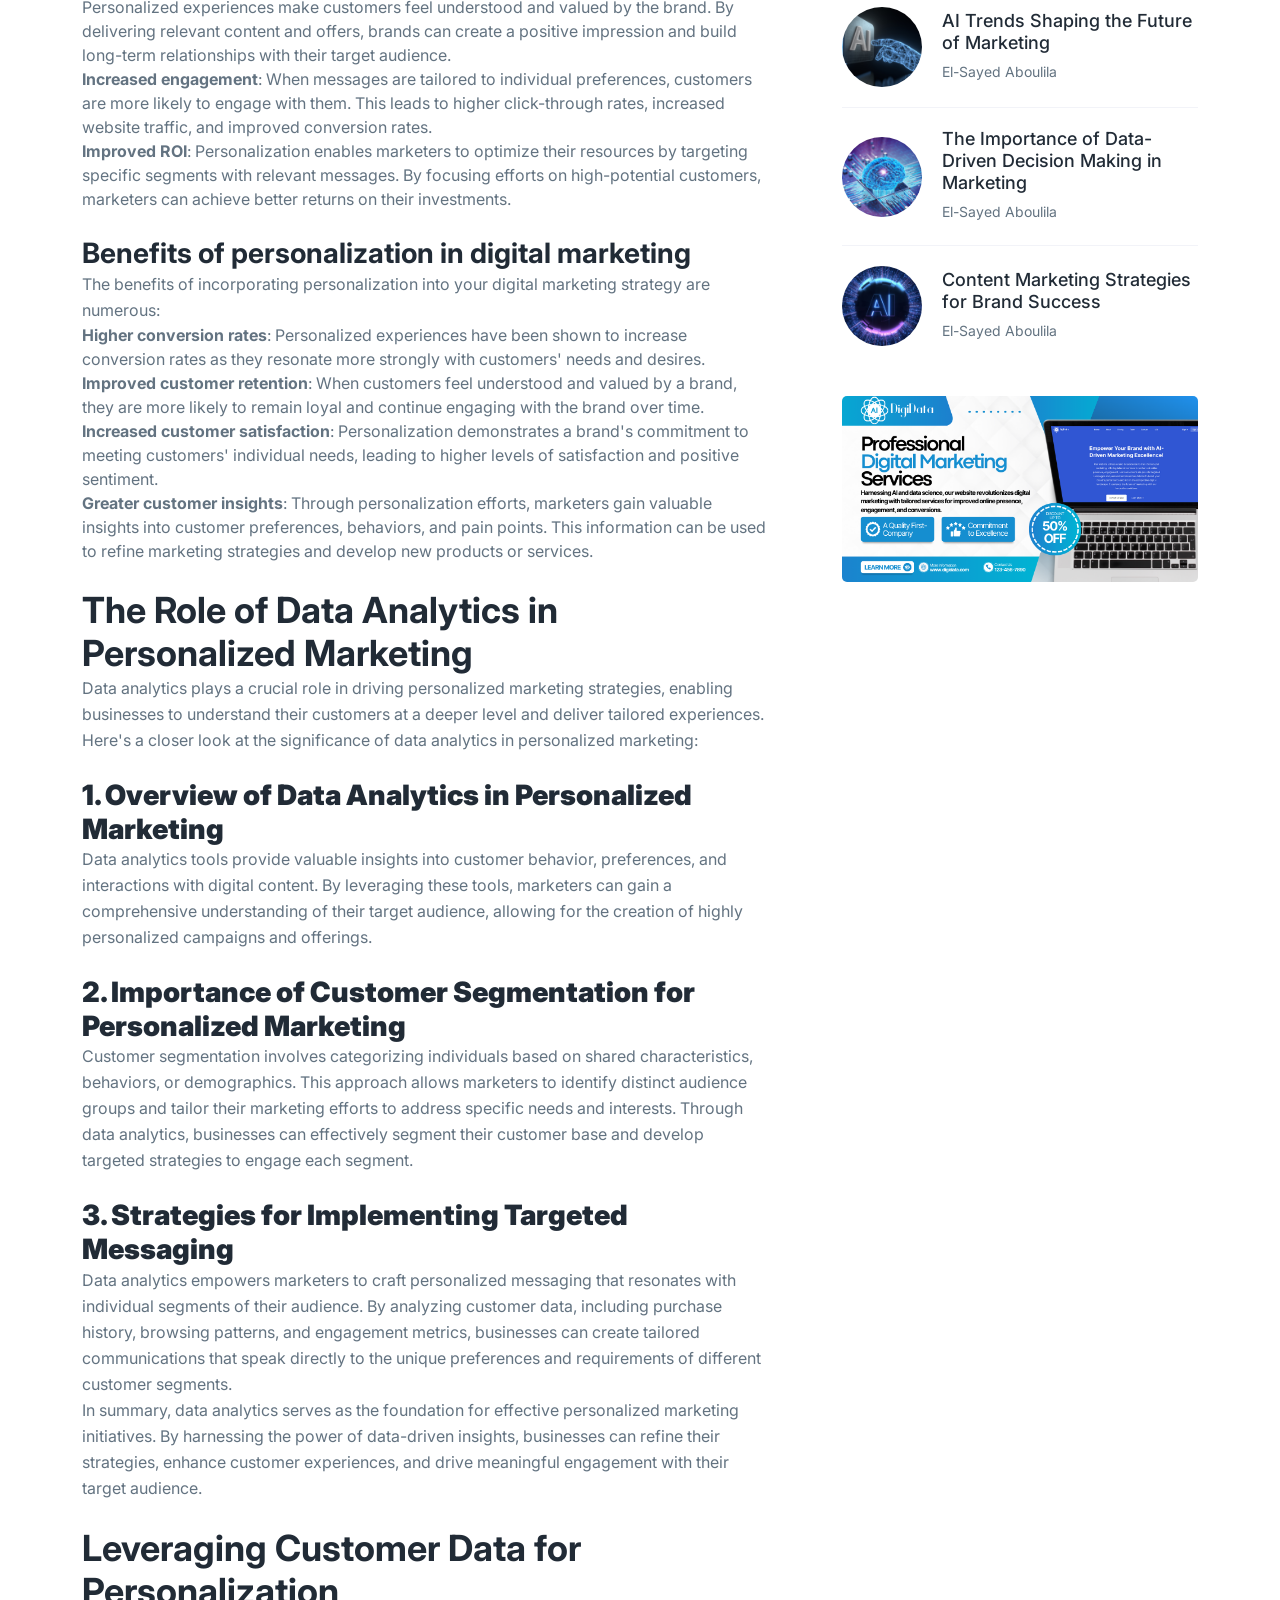
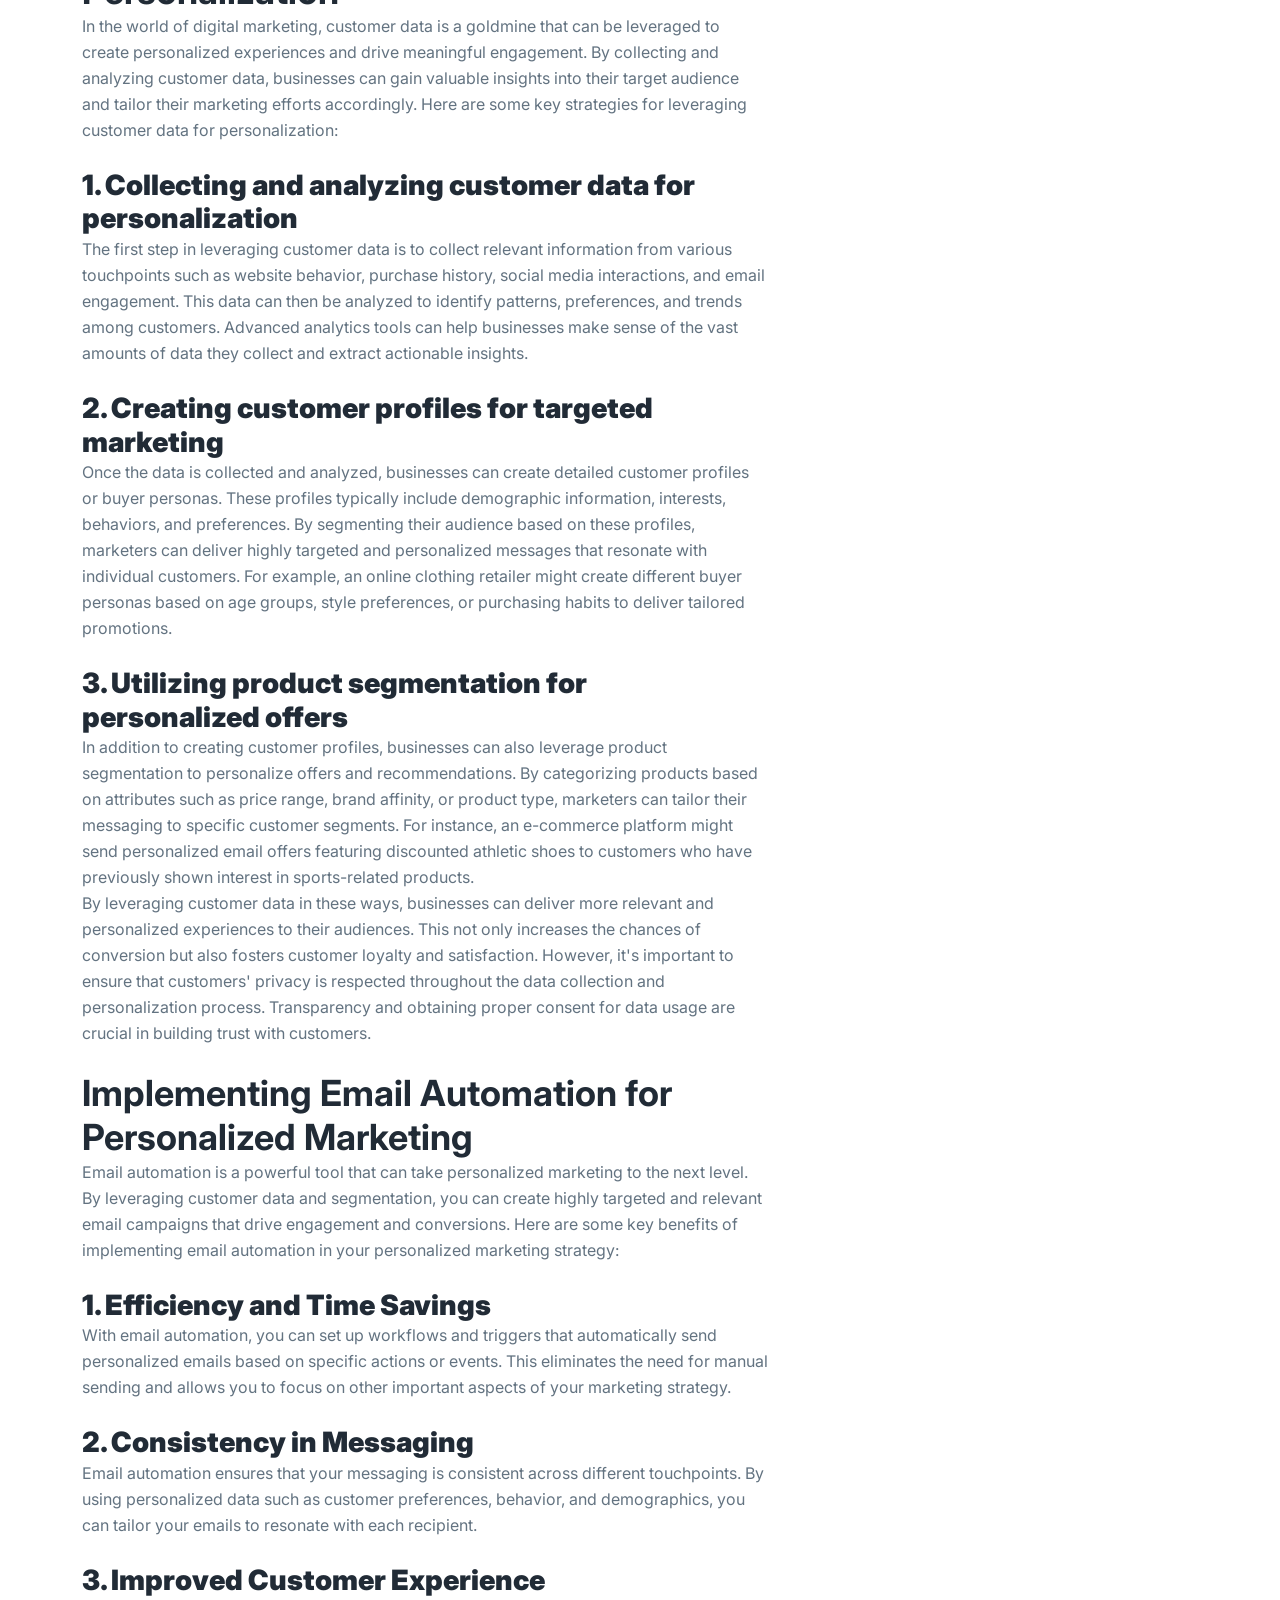
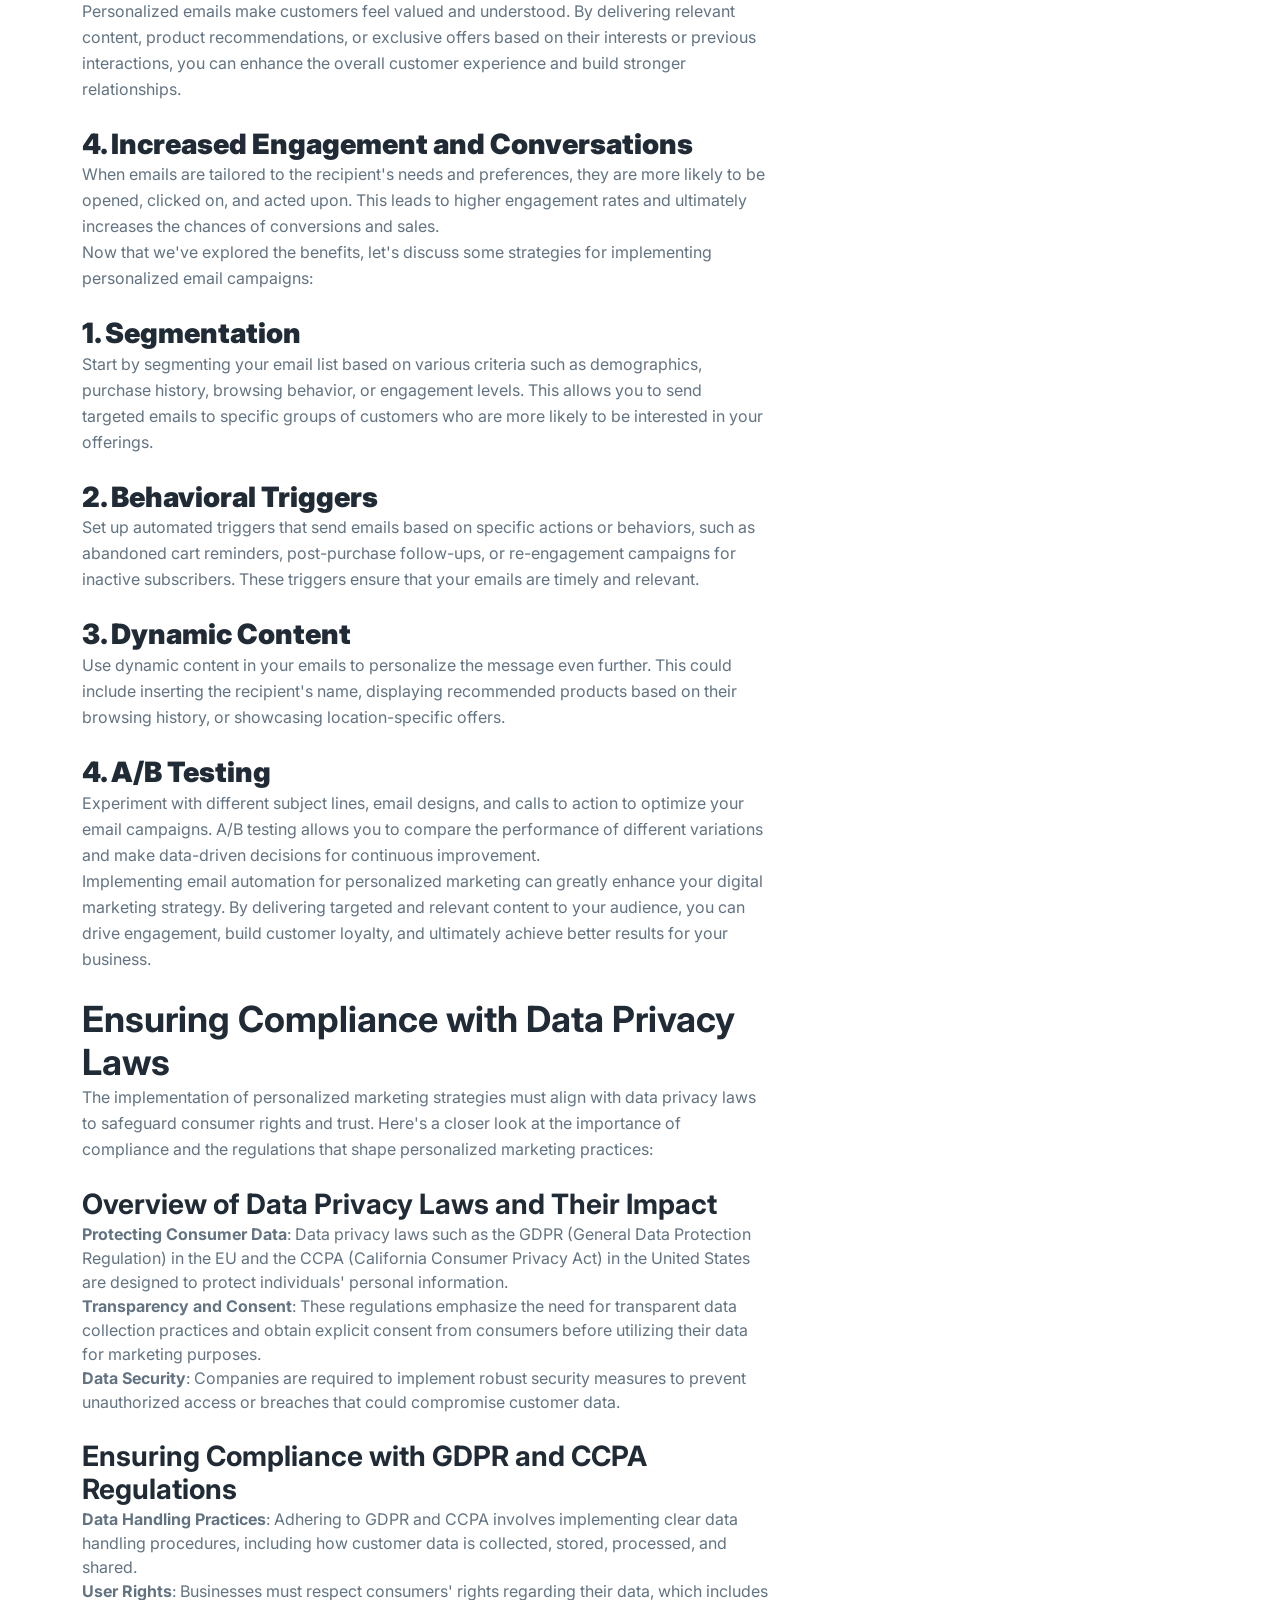
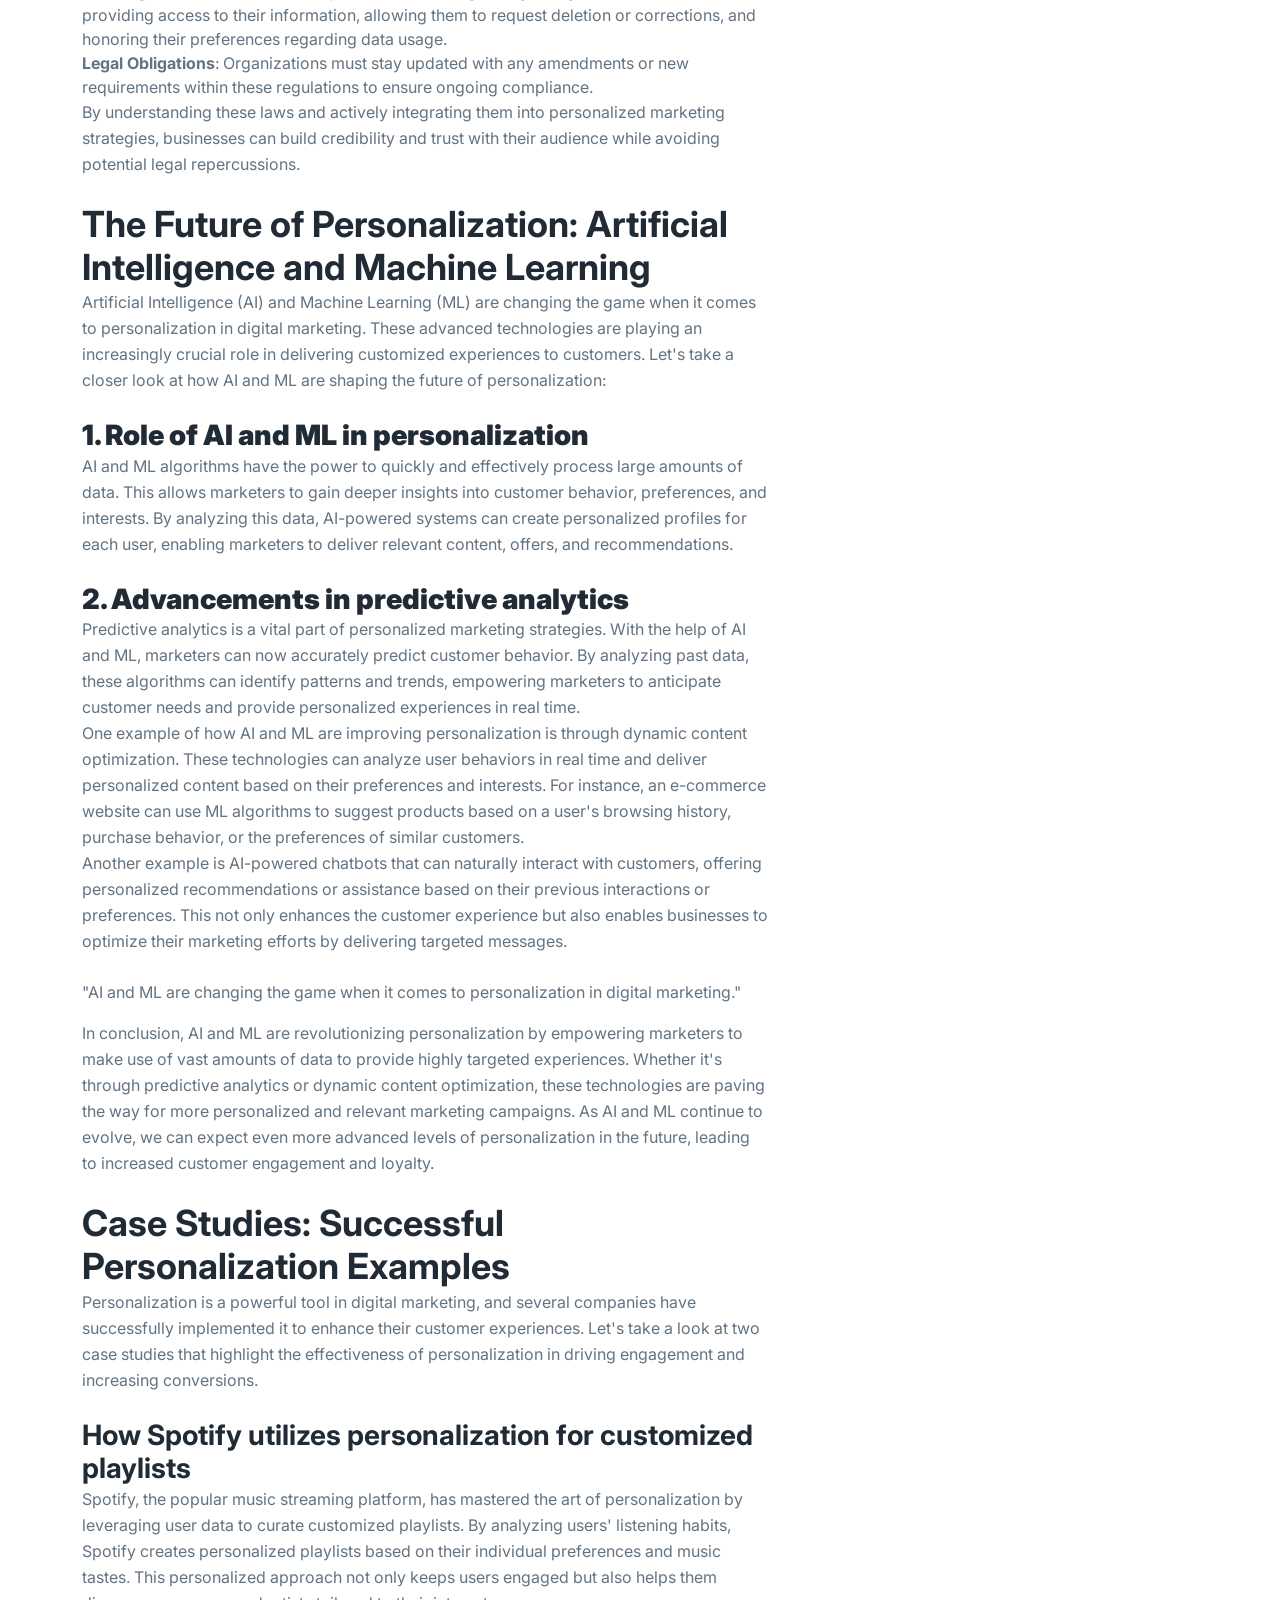
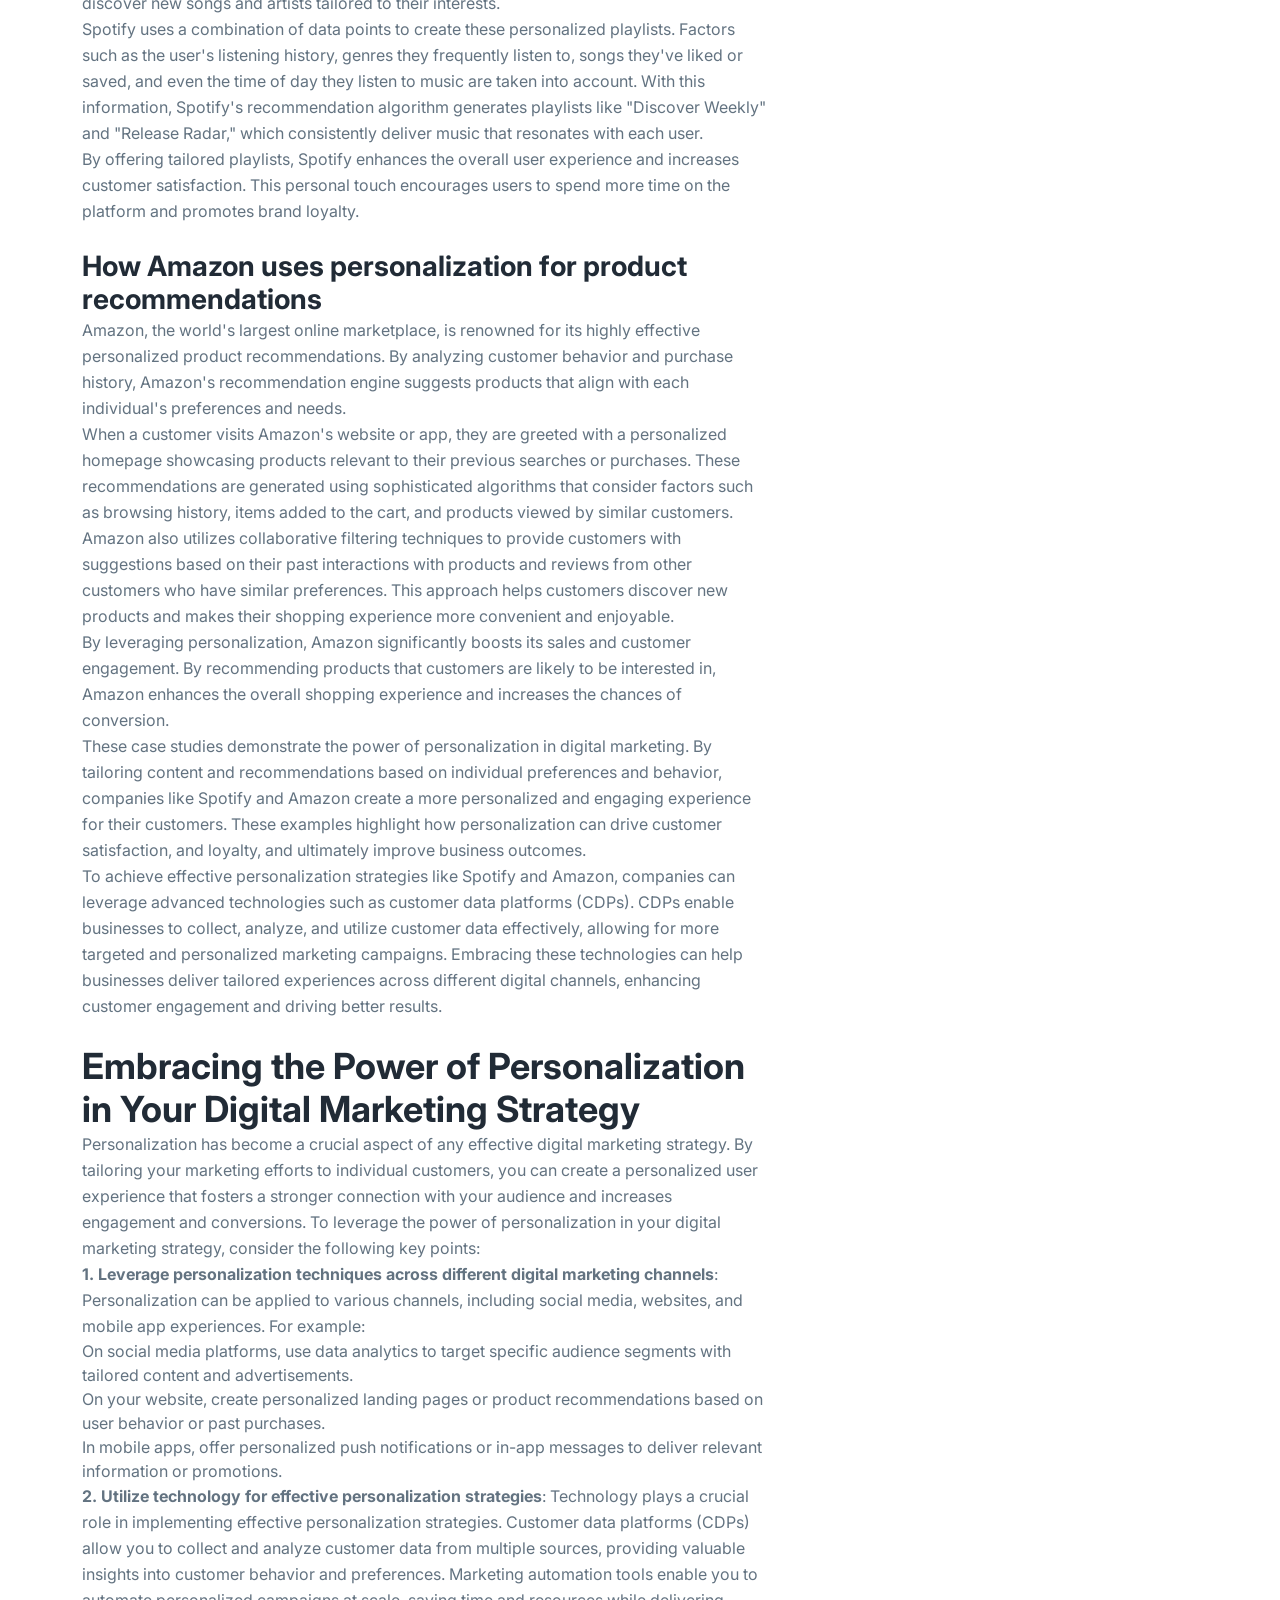
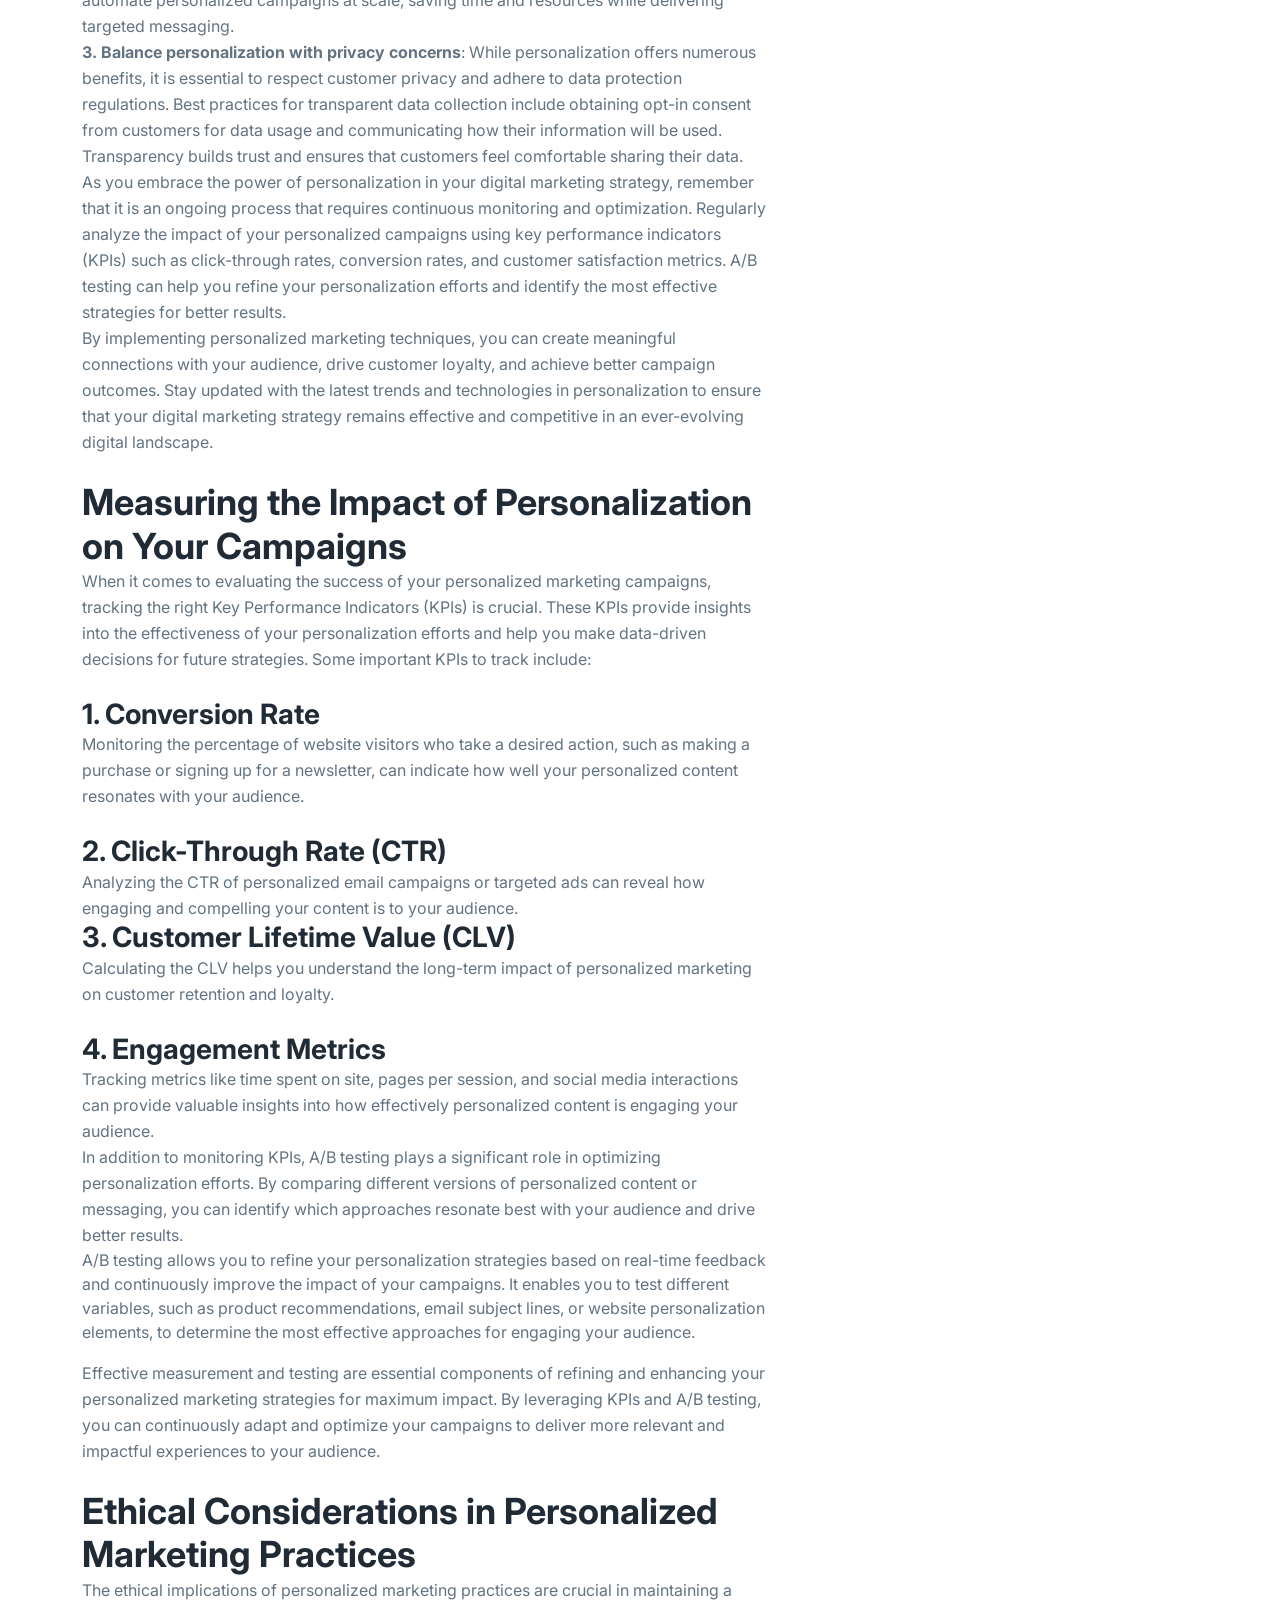
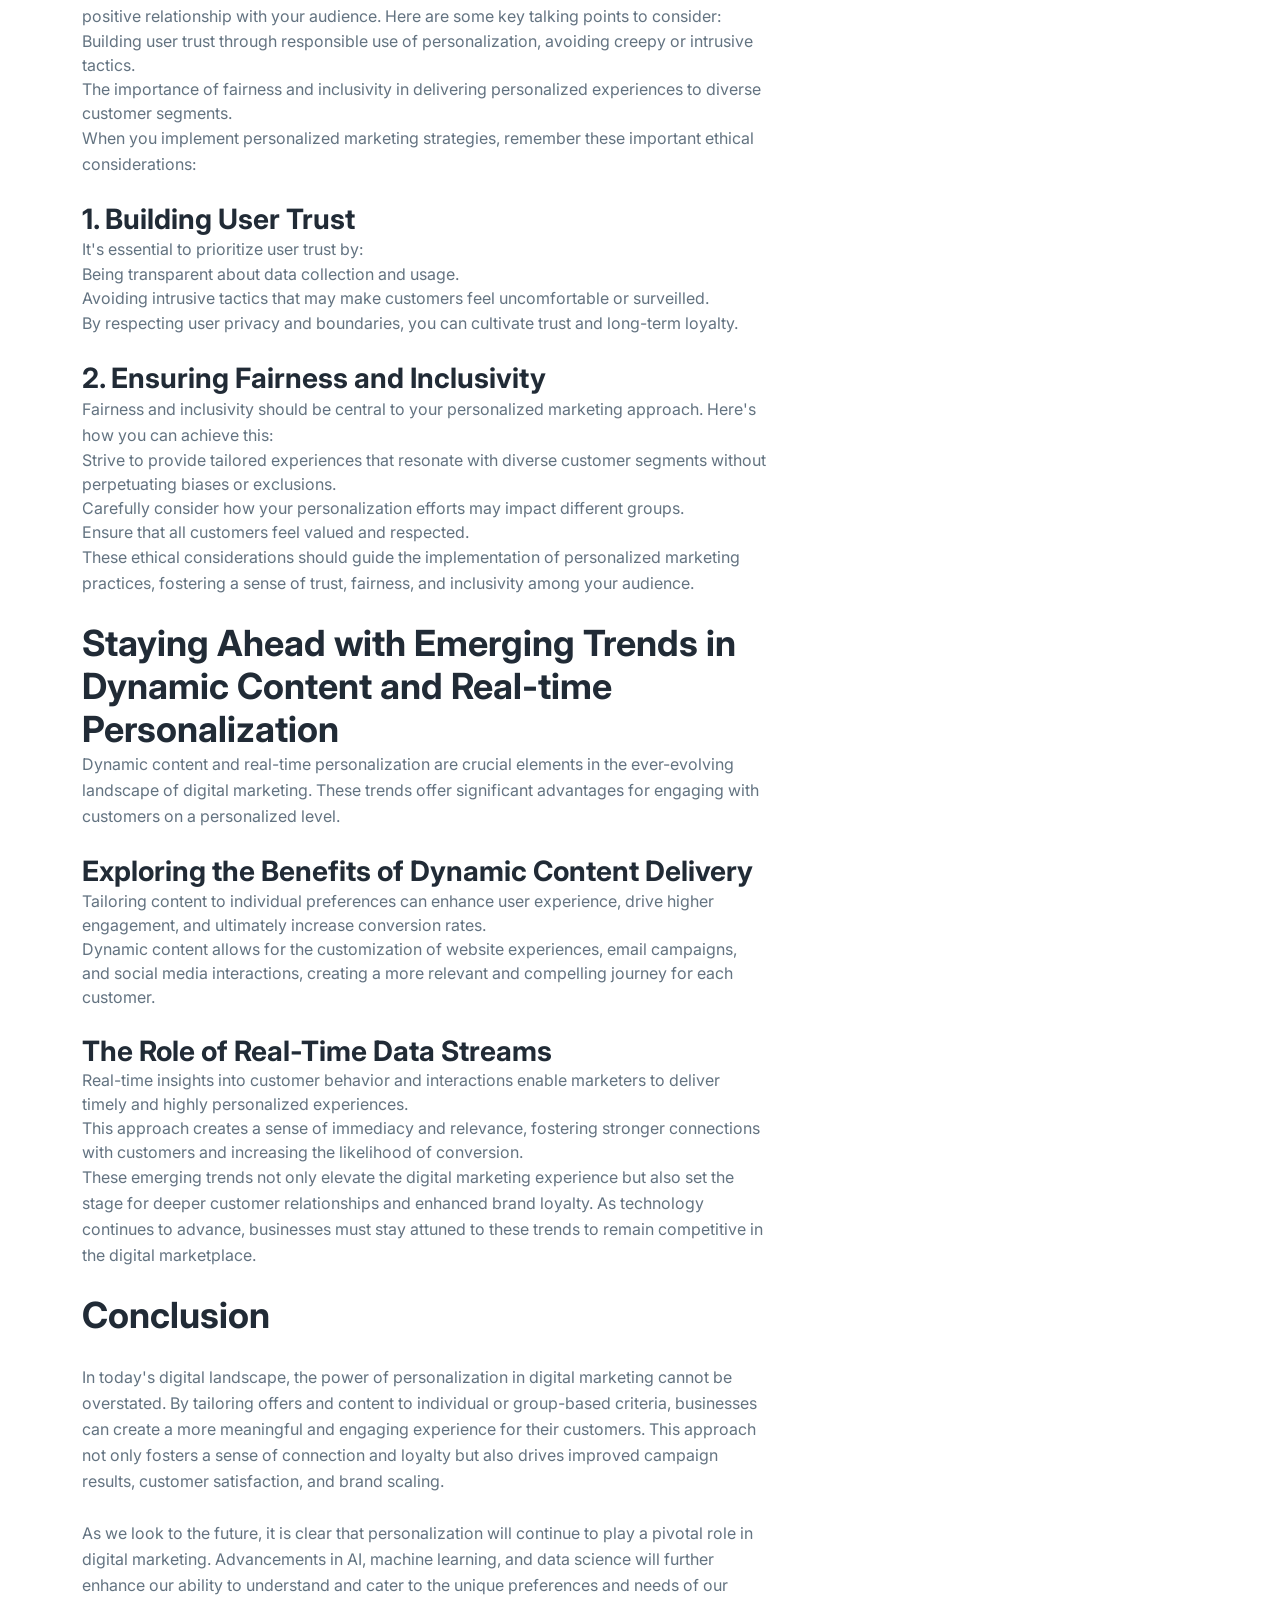
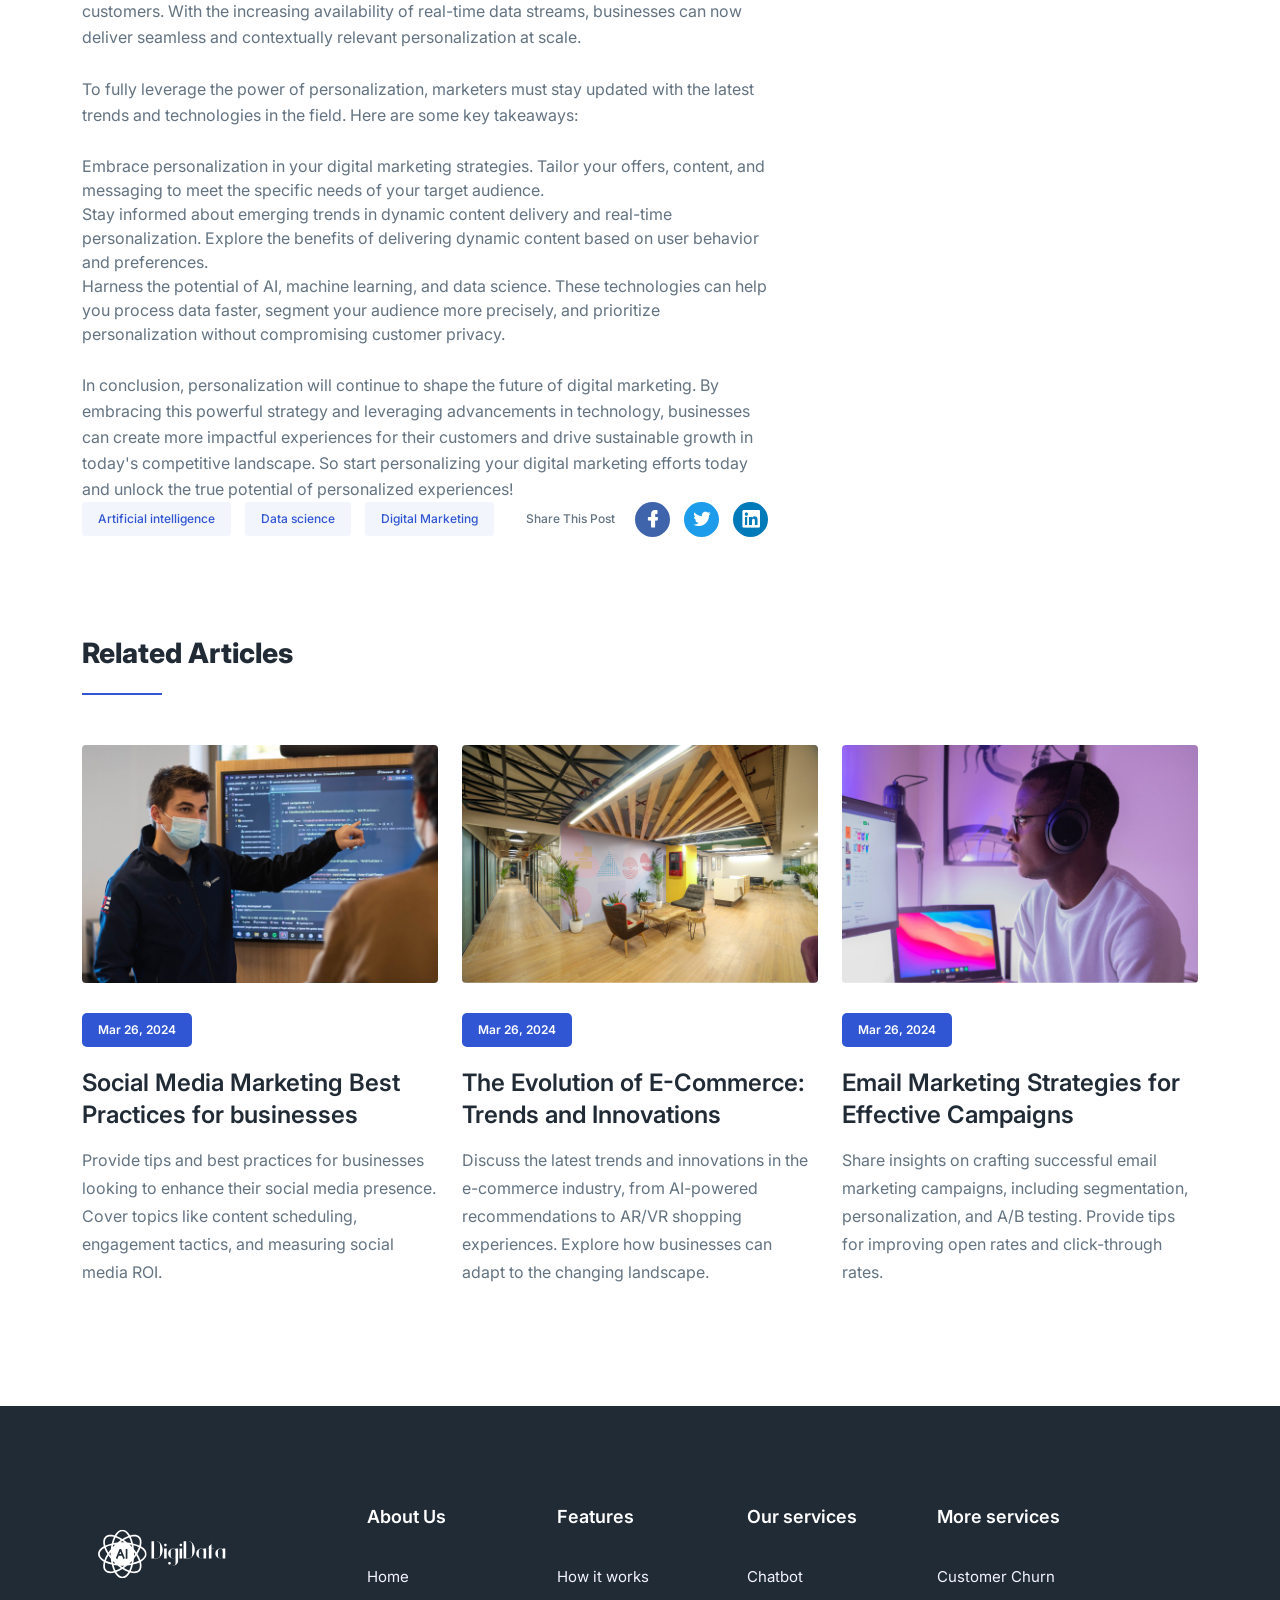
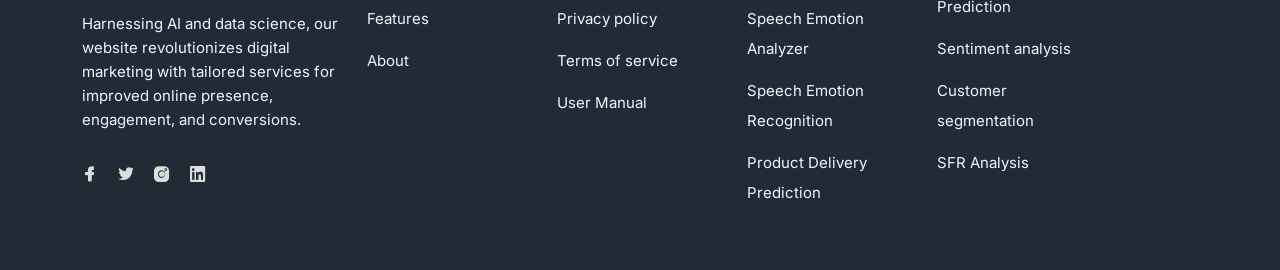
<file: blog-details.html>
<!DOCTYPE html>
<html lang="en">
  <head>
    <meta charset="UTF-8" />
    <meta http-equiv="X-UA-Compatible" content="IE=edge" />
    <meta name="viewport" content="width=device-width, initial-scale=1.0" />
    <title>DigiData | Empower Your Brand with AI-Driven Marketing Excellence!</title>

    <!--====== Favicon Icon ======-->
    <link
      rel="shortcut icon"
      href="assets/images/favicon.svg"
      type="image/svg"
    />

    <!-- ===== All CSS files ===== -->
    <link rel="stylesheet" href="assets/css/bootstrap.min.css" />
    <link rel="stylesheet" href="assets/css/animate.css" />
    <link rel="stylesheet" href="assets/css/lineicons.css" />
    <link rel="stylesheet" href="assets/css/ud-styles.css" />
  </head>
  <body>
    <!-- ====== Header Start ====== -->
    <header class="ud-header">
      <div class="container">
        <div class="row">
          <div class="col-lg-12">
            <nav class="navbar navbar-expand-lg">
              <a class="navbar-brand" href="index.html">
                <img src="assets/images/logo/logo.svg" alt="Logo" />
              </a>
              <button class="navbar-toggler">
                <span class="toggler-icon"> </span>
                <span class="toggler-icon"> </span>
                <span class="toggler-icon"> </span>
              </button>

              <div class="navbar-collapse">
                <ul id="nav" class="navbar-nav mx-auto">
                  <li class="nav-item">
                    <a class="ud-menu-scroll" href="index.html">Home</a>
                  </li>
                  <li class="nav-item">
                    <a class="ud-menu-scroll" href="about.html">About</a>
                  </li>
                  <li class="nav-item">
                    <a class="ud-menu-scroll" href="#pricing">Pricing</a>
                  </li>
                  <li class="nav-item">
                    <a class="ud-menu-scroll" href="contact.html">Contact</a>
                  </li>
                  <li class="nav-item">
                    <a class="ud-menu-scroll" href="404.html">404</a>
                  </li>
                    </ul>
                  </li>
                </ul>
              </div>

              <div class="navbar-btn d-none d-sm-inline-block">
                <a href="login.html" class="ud-main-btn ud-login-btn">
                  Sign In
                </a>
                <a class="ud-main-btn ud-white-btn" href="javascript:void(0)">
                  Sign Up
                </a>
              </div>
            </nav>
          </div>
        </div>
      </div>
    </header>
    <!-- ====== Header End ====== -->

    <!-- ====== Banner Start ====== -->
    <section class="ud-page-banner">
      <div class="container">
        <div class="row">
          <div class="col-lg-12">
            <div class="ud-banner-content">
              <h1>Blog</h1>
            </div>
          </div>
        </div>
      </div>
    </section>
    <!-- ====== Banner End ====== -->

    <!-- ====== Blog Details Start ====== -->
    <section class="ud-blog-details">
      <div class="container">
        <div class="row">
          <div class="col-lg-12">
            <div class="ud-blog-details-image">
              <img
                src="assets/images/blog/blog-details-01.png"
                alt="blog details"
              />
              <div class="ud-blog-overlay">
                <div class="ud-blog-overlay-content">
                  <div class="ud-blog-author">
                    <img src="assets/images/blog/author-01.png" alt="author" />
                    <span>
                      By <a href="https://www.linkedin.com/in/eaboulila/"> El-Sayed Aboulila </a>
                    </span>
                  </div>

                  <div class="ud-blog-meta">
                    <p class="date">
                      <i class="lni lni-calendar"></i> <span>26 Mar 2024</span>
                    </p>
                    <p class="comment">
                      <i class="lni lni-comments"></i> <span>50</span>
                    </p>
                    <p class="view">
                      <i class="lni lni-eye"></i> <span>235</span>
                    </p>
                  </div>
                </div>
              </div>
            </div>
          </div>

          <div class="col-lg-8">
            <div class="ud-blog-details-content">
              <h2 class="ud-blog-details-title">
                The Power of Personalization in Digital Marketing
              </h2>
                <p><br /></p>
                
                <h2 id="heading-0-introduction">Introduction</h2>
                
                <p>Personalization is a powerful strategy in digital marketing that involves tailoring offers and content to individual or group-based criteria. It leverages data collection, analytics tools, and social media metrics to create personalized experiences for customers. The power of personalization lies in its ability to foster a sense of connection and loyalty, leading to improved campaign results, customer satisfaction, and brand scaling.</p>
                <p><br /></p>

                <h3 id="heading-1-definition-of-personalization-in-digital-marketing">Definition of personalization in digital marketing</h3>
                
                <p>At its core, personalization in digital marketing refers to the practice of delivering customized content, offers, and experiences to individual consumers based on their preferences, behaviors, demographics, or other relevant data points. It goes beyond generic messaging and aims to create a one-to-one connection with customers.</p>
                <p><br /></p>

                <h3 id="heading-2-importance-of-personalization-in-digital-marketing">Importance of personalization in digital marketing</h3>
                
                <p>Personalization is crucial in today's digital landscape because it allows marketers to cut through the noise and engage customers on a more meaningful level. The importance of personalization can be understood through the following perspectives:</p>
                
                <ul>
                  <li><strong>Enhanced customer experience</strong>: <span style="background-color: transparent;">Personalized experiences make customers feel understood and valued by the brand. By delivering relevant content and offers, brands can create a positive impression and build long-term relationships with their target audience.</span></li>
                  <li><strong>Increased engagement</strong>: When messages are tailored to individual preferences, customers are more likely to engage with them. This leads to higher click-through rates, increased website traffic, and improved conversion rates.</li>
                  <li><strong>Improved ROI</strong>: Personalization enables marketers to optimize their resources by targeting specific segments with relevant messages. By focusing efforts on high-potential customers, marketers can achieve better returns on their investments.</li>
                
                </ul>
                <p><br /></p>

                <h3 id="heading-3-benefits-of-personalization-in-digital-marketing">Benefits of personalization in digital marketing</h3>
                <p>The benefits of incorporating personalization into your digital marketing strategy are numerous:</p>
                <ul>
                  <li><strong>Higher conversion rates</strong>: Personalized experiences have been shown to increase conversion rates as they resonate more strongly with customers' needs and desires.</li>
                  <li><strong>Improved customer retention</strong>: When customers feel understood and valued by a brand, they are more likely to remain loyal and continue engaging with the brand over time.</li>
                  <li><strong>Increased customer satisfaction</strong>: Personalization demonstrates a brand's commitment to meeting customers' individual needs, leading to higher levels of satisfaction and positive sentiment.</li>
                  <li><strong>Greater customer insights</strong>: Through personalization efforts, marketers gain valuable insights into customer preferences, behaviors, and pain points. This information can be used to refine marketing strategies and develop new products or services.</li>
                
                </ul>
                <p><br /></p>

                <h2 id="heading-4-the-role-of-data-analytics-in-personalized-marketing">The Role of Data Analytics in Personalized Marketing</h2>
                
                <p>Data analytics plays a crucial role in driving personalized marketing strategies, enabling businesses to understand their customers at a deeper level and deliver tailored experiences. Here's a closer look at the significance of data analytics in personalized marketing:</p>
                <p><br /></p>

                <h3 id="heading-5-1-overview-of-data-analytics-in-personalized-marketing"><strong>1. Overview of Data Analytics in Personalized Marketing</strong></h3>
                
                <p>Data analytics tools provide valuable insights into customer behavior, preferences, and interactions with digital content. By leveraging these tools, marketers can gain a comprehensive understanding of their target audience, allowing for the creation of highly personalized campaigns and offerings.</p>
                <p><br /></p>

                <h3 id="heading-6-2-importance-of-customer-segmentation-for-personalized-marketing"><strong>2. Importance of Customer Segmentation for Personalized Marketing</strong></h3>
                
                <p>Customer segmentation involves categorizing individuals based on shared characteristics, behaviors, or demographics. This approach allows marketers to identify distinct audience groups and tailor their marketing efforts to address specific needs and interests. Through data analytics, businesses can effectively segment their customer base and develop targeted strategies to engage each segment.</p>
                <p><br /></p>

                <h3 id="heading-7-3-strategies-for-implementing-targeted-messaging"><strong>3. Strategies for Implementing Targeted Messaging</strong></h3>
                
                <p>Data analytics empowers marketers to craft personalized messaging that resonates with individual segments of their audience. By analyzing customer data, including purchase history, browsing patterns, and engagement metrics, businesses can create tailored communications that speak directly to the unique preferences and requirements of different customer segments.</p>
                
                <p>In summary, data analytics serves as the foundation for effective personalized marketing initiatives. By harnessing the power of data-driven insights, businesses can refine their strategies, enhance customer experiences, and drive meaningful engagement with their target audience.</p>
                <p><br /></p>

                <h2 id="heading-8-leveraging-customer-data-for-personalization">Leveraging Customer Data for Personalization</h2>
                
                <p>In the world of digital marketing, customer data is a goldmine that can be leveraged to create personalized experiences and drive meaningful engagement. By collecting and analyzing customer data, businesses can gain valuable insights into their target audience and tailor their marketing efforts accordingly. Here are some key strategies for leveraging customer data for personalization:</p>
                <p><br /></p>

                <h3 id="heading-9-1-collecting-and-analyzing-customer-data-for-personalization"><strong>1. Collecting and analyzing customer data for personalization</strong></h3>
                
                <p>The first step in leveraging customer data is to collect relevant information from various touchpoints such as website behavior, purchase history, social media interactions, and email engagement. This data can then be analyzed to identify patterns, preferences, and trends among customers. Advanced analytics tools can help businesses make sense of the vast amounts of data they collect and extract actionable insights.</p>
                <p><br /></p>

                <h3 id="heading-10-2-creating-customer-profiles-for-targeted-marketing"><strong>2. Creating customer profiles for targeted marketing</strong></h3>
                
                <p>Once the data is collected and analyzed, businesses can create detailed customer profiles or buyer personas. These profiles typically include demographic information, interests, behaviors, and preferences. By segmenting their audience based on these profiles, marketers can deliver highly targeted and personalized messages that resonate with individual customers. For example, an online clothing retailer might create different buyer personas based on age groups, style preferences, or purchasing habits to deliver tailored promotions.</p>
                <p><br /></p>

                <h3 id="heading-11-3-utilizing-product-segmentation-for-personalized-offers"><strong>3. Utilizing product segmentation for personalized offers</strong></h3>
                
                <p>In addition to creating customer profiles, businesses can also leverage product segmentation to personalize offers and recommendations. By categorizing products based on attributes such as price range, brand affinity, or product type, marketers can tailor their messaging to specific customer segments. For instance, an e-commerce platform might send personalized email offers featuring discounted athletic shoes to customers who have previously shown interest in sports-related products.</p>
                
                <p>By leveraging customer data in these ways, businesses can deliver more relevant and personalized experiences to their audiences. This not only increases the chances of conversion but also fosters customer loyalty and satisfaction. However, it's important to ensure that customers' privacy is respected throughout the data collection and personalization process. Transparency and obtaining proper consent for data usage are crucial in building trust with customers.</p>
                <p><br /></p>

                <h2 id="heading-12-implementing-email-automation-for-personalized-marketing">Implementing Email Automation for Personalized Marketing</h2>
                
                <p>Email automation is a powerful tool that can take personalized marketing to the next level. By leveraging customer data and segmentation, you can create highly targeted and relevant email campaigns that drive engagement and conversions. Here are some key benefits of implementing email automation in your personalized marketing strategy:</p>
                <p><br /></p>

                <h3 id="heading-13-1-efficiency-and-time-savings"><strong>1. Efficiency and Time Savings</strong></h3>
                
                <p>With email automation, you can set up workflows and triggers that automatically send personalized emails based on specific actions or events. This eliminates the need for manual sending and allows you to focus on other important aspects of your marketing strategy.</p>
                <p><br /></p>

                <h3 id="heading-14-2-consistency-in-messaging"><strong>2. Consistency in Messaging</strong></h3>
                
                <p>Email automation ensures that your messaging is consistent across different touchpoints. By using personalized data such as customer preferences, behavior, and demographics, you can tailor your emails to resonate with each recipient.</p>
                <p><br /></p>

                <h3 id="heading-15-3-improved-customer-experience"><strong>3. Improved Customer Experience</strong></h3>
                
                <p>Personalized emails make customers feel valued and understood. By delivering relevant content, product recommendations, or exclusive offers based on their interests or previous interactions, you can enhance the overall customer experience and build stronger relationships.</p>
                <p><br /></p>

                <h3 id="heading-16-4-increased-engagement-and-conversations"><strong>4. Increased Engagement and Conversations</strong></h3>
                
                <p>When emails are tailored to the recipient's needs and preferences, they are more likely to be opened, clicked on, and acted upon. This leads to higher engagement rates and ultimately increases the chances of conversions and sales.</p>
                
                <p>Now that we've explored the benefits, let's discuss some strategies for implementing personalized email campaigns:</p>
                <p><br /></p>

                <h3 id="heading-17-1-segmentation"><strong>1. Segmentation</strong></h3>
                
                <p>Start by segmenting your email list based on various criteria such as demographics, purchase history, browsing behavior, or engagement levels. This allows you to send targeted emails to specific groups of customers who are more likely to be interested in your offerings.</p>
                <p><br /></p>

                <h3 id="heading-18-2-behavioral-triggers"><strong>2. Behavioral Triggers</strong></h3>
                
                <p>Set up automated triggers that send emails based on specific actions or behaviors, such as abandoned cart reminders, post-purchase follow-ups, or re-engagement campaigns for inactive subscribers. These triggers ensure that your emails are timely and relevant.</p>
                <p><br /></p>

                <h3 id="heading-19-3-dynamic-content"><strong>3. Dynamic Content</strong></h3>
                
                <p>Use dynamic content in your emails to personalize the message even further. This could include inserting the recipient's name, displaying recommended products based on their browsing history, or showcasing location-specific offers.</p>
                <p><br /></p>

                <h3 id="heading-20-4-ab-testing"><strong>4. A/B Testing</strong></h3>
                
                <p>Experiment with different subject lines, email designs, and calls to action to optimize your email campaigns. A/B testing allows you to compare the performance of different variations and make data-driven decisions for continuous improvement.</p>
                
                <p>Implementing email automation for personalized marketing can greatly enhance your digital marketing strategy. By delivering targeted and relevant content to your audience, you can drive engagement, build customer loyalty, and ultimately achieve better results for your business.</p>
                <p><br /></p>

                <h2 id="heading-21-ensuring-compliance-with-data-privacy-laws">Ensuring Compliance with Data Privacy Laws</h2>
                
                <p>The implementation of personalized marketing strategies must align with data privacy laws to safeguard consumer rights and trust. Here's a closer look at the importance of compliance and the regulations that shape personalized marketing practices:</p>
                <p><br /></p>

                <h3 id="heading-22-overview-of-data-privacy-laws-and-their-impact">Overview of Data Privacy Laws and Their Impact</h3>
                
                <ol>
                  <li><strong>Protecting Consumer Data</strong>: Data privacy laws such as the GDPR (General Data Protection Regulation) in the EU and the CCPA (California Consumer Privacy Act) in the United States are designed to protect individuals' personal information.</li>
                  <li><strong>Transparency and Consent</strong>: These regulations emphasize the need for transparent data collection practices and obtain explicit consent from consumers before utilizing their data for marketing purposes.</li>
                  <li><strong>Data Security</strong>: Companies are required to implement robust security measures to prevent unauthorized access or breaches that could compromise customer data.</li>
                 </ol>
                 <p><br /></p>

                <h3 id="heading-23-ensuring-compliance-with-gdpr-and-ccpa-regulations">Ensuring Compliance with GDPR and CCPA Regulations</h3>
                
                <ol>
                  <li><strong>Data Handling Practices</strong>: Adhering to GDPR and CCPA involves implementing clear data handling procedures, including how customer data is collected, stored, processed, and shared.</li>
                  <li><strong>User Rights</strong>: Businesses must respect consumers' rights regarding their data, which includes providing access to their information, allowing them to request deletion or corrections, and honoring their preferences regarding data usage.</li>
                  <li><strong>Legal Obligations</strong>: Organizations must stay updated with any amendments or new requirements within these regulations to ensure ongoing compliance.</li>
                </ol>
                
                <p>By understanding these laws and actively integrating them into personalized marketing strategies, businesses can build credibility and trust with their audience while avoiding potential legal repercussions.</p>
                <p><br /></p>

                <h2 id="heading-24-the-future-of-personalization-artificial-intelligence-and-machine-learning">The Future of Personalization: Artificial Intelligence and Machine Learning</h2>
                
                <p>Artificial Intelligence (AI) and Machine Learning (ML) are changing the game when it comes to personalization in digital marketing. These advanced technologies are playing an increasingly crucial role in delivering customized experiences to customers. Let's take a closer look at how AI and ML are shaping the future of personalization:</p>
                <p><br /></p>

                <h3 id="heading-25-1-role-of-ai-and-ml-in-personalization"><strong>1. Role of AI and ML in personalization</strong></h3>
                
                <p>AI and ML algorithms have the power to quickly and effectively process large amounts of data. This allows marketers to gain deeper insights into customer behavior, preferences, and interests. By analyzing this data, AI-powered systems can create personalized profiles for each user, enabling marketers to deliver relevant content, offers, and recommendations.</p>
                <p><br /></p>

                <h3 id="heading-26-2-advancements-in-predictive-analytics"><strong>2. Advancements in predictive analytics</strong></h3>
                
                <p>Predictive analytics is a vital part of personalized marketing strategies. With the help of AI and ML, marketers can now accurately predict customer behavior. By analyzing past data, these algorithms can identify patterns and trends, empowering marketers to anticipate customer needs and provide personalized experiences in real time.</p>
                
                <p>One example of how AI and ML are improving personalization is through dynamic content optimization. These technologies can analyze user behaviors in real time and deliver personalized content based on their preferences and interests. For instance, an e-commerce website can use ML algorithms to suggest products based on a user's browsing history, purchase behavior, or the preferences of similar customers.</p>
                
                <p>Another example is AI-powered chatbots that can naturally interact with customers, offering personalized recommendations or assistance based on their previous interactions or preferences. This not only enhances the customer experience but also enables businesses to optimize their marketing efforts by delivering targeted messages.</p>
                <p><br /></p>

                <blockquote>"AI and ML are changing the game when it comes to personalization in digital marketing."</blockquote>
                
                <p>In conclusion, AI and ML are revolutionizing personalization by empowering marketers to make use of vast amounts of data to provide highly targeted experiences. Whether it's through predictive analytics or dynamic content optimization, these technologies are paving the way for more personalized and relevant marketing campaigns. As AI and ML continue to evolve, we can expect even more advanced levels of personalization in the future, leading to increased customer engagement and loyalty.</p>
                <p><br /></p>

                <h2 id="heading-27-case-studies-successful-personalization-examples">Case Studies: Successful Personalization Examples</h2>
                
                <p>Personalization is a powerful tool in digital marketing, and several companies have successfully implemented it to enhance their customer experiences. Let's take a look at two case studies that highlight the effectiveness of personalization in driving engagement and increasing conversions.</p>
                <p><br /></p>

                <h3 id="heading-28-how-spotify-utilizes-personalization-for-customized-playlists">How Spotify utilizes personalization for customized playlists</h3>
                
                <p>Spotify, the popular music streaming platform, has mastered the art of personalization by leveraging user data to curate customized playlists. By analyzing users' listening habits, Spotify creates personalized playlists based on their individual preferences and music tastes. This personalized approach not only keeps users engaged but also helps them discover new songs and artists tailored to their interests.</p>
                
                <p>Spotify uses a combination of data points to create these personalized playlists. Factors such as the user's listening history, genres they frequently listen to, songs they've liked or saved, and even the time of day they listen to music are taken into account. With this information, Spotify's recommendation algorithm generates playlists like "Discover Weekly" and "Release Radar," which consistently deliver music that resonates with each user.</p>
                
                <p>By offering tailored playlists, Spotify enhances the overall user experience and increases customer satisfaction. This personal touch encourages users to spend more time on the platform and promotes brand loyalty.</p>
                <p><br /></p>

                <h3 id="heading-29-how-amazon-uses-personalization-for-product-recommendations">How Amazon uses personalization for product recommendations</h3>
                
                <p>Amazon, the world's largest online marketplace, is renowned for its highly effective personalized product recommendations. By analyzing customer behavior and purchase history, Amazon's recommendation engine suggests products that align with each individual's preferences and needs.</p>
                
                <p>When a customer visits Amazon's website or app, they are greeted with a personalized homepage showcasing products relevant to their previous searches or purchases. These recommendations are generated using sophisticated algorithms that consider factors such as browsing history, items added to the cart, and products viewed by similar customers.</p>
                
                <p>Amazon also utilizes collaborative filtering techniques to provide customers with suggestions based on their past interactions with products and reviews from other customers who have similar preferences. This approach helps customers discover new products and makes their shopping experience more convenient and enjoyable.</p>
                
                <p>By leveraging personalization, Amazon significantly boosts its sales and customer engagement. By recommending products that customers are likely to be interested in, Amazon enhances the overall shopping experience and increases the chances of conversion.</p>
                
                <p>These case studies demonstrate the power of personalization in digital marketing. By tailoring content and recommendations based on individual preferences and behavior, companies like Spotify and Amazon create a more personalized and engaging experience for their customers. These examples highlight how personalization can drive customer satisfaction, and loyalty, and ultimately improve business outcomes.</p>
                
                <p>To achieve effective personalization strategies like Spotify and Amazon, companies can leverage advanced technologies such as customer data platforms (CDPs). CDPs enable businesses to collect, analyze, and utilize customer data effectively, allowing for more targeted and personalized marketing campaigns. Embracing these technologies can help businesses deliver tailored experiences across different digital channels, enhancing customer engagement and driving better results.</p>
                <p><br /></p>

                <h2 id="heading-30-embracing-the-power-of-personalization-in-your-digital-marketing-strategy">Embracing the Power of Personalization in Your Digital Marketing Strategy</h2>
                
                <p>Personalization has become a crucial aspect of any effective digital marketing strategy. By tailoring your marketing efforts to individual customers, you can create a personalized user experience that fosters a stronger connection with your audience and increases engagement and conversions. To leverage the power of personalization in your digital marketing strategy, consider the following key points:</p>
                
                <p><strong>1. Leverage personalization techniques across different digital marketing channels</strong>: Personalization can be applied to various channels, including social media, websites, and mobile app experiences. For example:</p>
                
                <ul>
                  <li>On social media platforms, use data analytics to target specific audience segments with tailored content and advertisements.</li>
                  <li>On your website, create personalized landing pages or product recommendations based on user behavior or past purchases.</li>
                  <li>In mobile apps, offer personalized push notifications or in-app messages to deliver relevant information or promotions.</li>
                </ul>
                
                <p><strong>2. Utilize technology for effective personalization strategies</strong>: Technology plays a crucial role in implementing effective personalization strategies. Customer data platforms (CDPs) allow you to collect and analyze customer data from multiple sources, providing valuable insights into customer behavior and preferences. Marketing automation tools enable you to automate personalized campaigns at scale, saving time and resources while delivering targeted messaging.</p>
                
                <p><strong>3. Balance personalization with privacy concerns</strong>: While personalization offers numerous benefits, it is essential to respect customer privacy and adhere to data protection regulations. Best practices for transparent data collection include obtaining opt-in consent from customers for data usage and communicating how their information will be used. Transparency builds trust and ensures that customers feel comfortable sharing their data.</p>
                
                <p>As you embrace the power of personalization in your digital marketing strategy, remember that it is an ongoing process that requires continuous monitoring and optimization. Regularly analyze the impact of your personalized campaigns using key performance indicators (KPIs) such as click-through rates, conversion rates, and customer satisfaction metrics. A/B testing can help you refine your personalization efforts and identify the most effective strategies for better results.</p>
                
                <p>By implementing personalized marketing techniques, you can create meaningful connections with your audience, drive customer loyalty, and achieve better campaign outcomes. Stay updated with the latest trends and technologies in personalization to ensure that your digital marketing strategy remains effective and competitive in an ever-evolving digital landscape.</p>
                <p><br /></p>

                <h2 id="heading-31-measuring-the-impact-of-personalization-on-your-campaigns">Measuring the Impact of Personalization on Your Campaigns</h2>
                
                <p>When it comes to evaluating the success of your personalized marketing campaigns, tracking the right Key Performance Indicators (KPIs) is crucial. These KPIs provide insights into the effectiveness of your personalization efforts and help you make data-driven decisions for future strategies. Some important KPIs to track include:</p>
                <p><br /></p>

                <h3 id="heading-32-1-conversion-rate">1. Conversion Rate</h3>
                
                <p>Monitoring the percentage of website visitors who take a desired action, such as making a purchase or signing up for a newsletter, can indicate how well your personalized content resonates with your audience.</p>
                <p><br /></p>

                <h3 id="heading-33-2-click-through-rate-ctr">2. Click-Through Rate (CTR)</h3>
                
                <p>Analyzing the CTR of personalized email campaigns or targeted ads can reveal how engaging and compelling your content is to your audience.</p><h3 id="heading-34-3-customer-lifetime-value-clv">3. Customer Lifetime Value (CLV)</h3>
                
                <p>Calculating the CLV helps you understand the long-term impact of personalized marketing on customer retention and loyalty.</p>
                <p><br /></p>

                <h3 id="heading-35-4-engagement-metrics">4. Engagement Metrics</h3>
                
                <p>Tracking metrics like time spent on site, pages per session, and social media interactions can provide valuable insights into how effectively personalized content is engaging your audience.</p>
                
                <p>In addition to monitoring KPIs, A/B testing plays a significant role in optimizing personalization efforts. By comparing different versions of personalized content or messaging, you can identify which approaches resonate best with your audience and drive better results.</p>
                
                <blockquote>A/B testing allows you to refine your personalization strategies based on real-time feedback and continuously improve the impact of your campaigns. It enables you to test different variables, such as product recommendations, email subject lines, or website personalization elements, to determine the most effective approaches for engaging your audience.</blockquote>
                
                <p>Effective measurement and testing are essential components of refining and enhancing your personalized marketing strategies for maximum impact. By leveraging KPIs and A/B testing, you can continuously adapt and optimize your campaigns to deliver more relevant and impactful experiences to your audience.</p>
                <p><br /></p>

                <h2 id="heading-36-ethical-considerations-in-personalized-marketing-practices">Ethical Considerations in Personalized Marketing Practices</h2>
                
                <p>The ethical implications of personalized marketing practices are crucial in maintaining a positive relationship with your audience. Here are some key talking points to consider:</p>
                
                <ul>
                  <li>Building user trust through responsible use of personalization, avoiding creepy or intrusive tactics.</li>
                  <li>The importance of fairness and inclusivity in delivering personalized experiences to diverse customer segments.</li>
                </ul>
                
                <p>When you implement personalized marketing strategies, remember these important ethical considerations:</p>
                <p><br /></p>

                <h3 id="heading-37-1-building-user-trust">1. Building User Trust</h3>
                
                <p>It's essential to prioritize user trust by:</p>
                
                <ul>
                  <li>Being transparent about data collection and usage.</li>
                  <li>Avoiding intrusive tactics that may make customers feel uncomfortable or surveilled.</li>
                </ul>
                
                <p>By respecting user privacy and boundaries, you can cultivate trust and long-term loyalty.</p>
                <p><br /></p>

                <h3 id="heading-38-2-ensuring-fairness-and-inclusivity">2. Ensuring Fairness and Inclusivity</h3>
                
                <p>Fairness and inclusivity should be central to your personalized marketing approach. Here's how you can achieve this:</p>
                
                <ul>
                  <li>Strive to provide tailored experiences that resonate with diverse customer segments without perpetuating biases or exclusions.</li>
                  <li>Carefully consider how your personalization efforts may impact different groups.</li>
                  <li>Ensure that all customers feel valued and respected.</li>
                </ul>
                
                <p>These ethical considerations should guide the implementation of personalized marketing practices, fostering a sense of trust, fairness, and inclusivity among your audience.</p>
                <p><br /></p>

                <h2 id="heading-39-staying-ahead-with-emerging-trends-in-dynamic-content-and-real-time-personalization">Staying Ahead with Emerging Trends in Dynamic Content and Real-time Personalization</h2>
                
                <p>Dynamic content and real-time personalization are crucial elements in the ever-evolving landscape of digital marketing. These trends offer significant advantages for engaging with customers on a personalized level.</p>
                <p><br /></p>

                <h3 id="heading-40-exploring-the-benefits-of-dynamic-content-delivery">Exploring the Benefits of Dynamic Content Delivery</h3>
                
                <ul>
                  <li>Tailoring content to individual preferences can enhance user experience, drive higher engagement, and ultimately increase conversion rates.</li>
                  <li>Dynamic content allows for the customization of website experiences, email campaigns, and social media interactions, creating a more relevant and compelling journey for each customer.</li>
                </ul>
                <p><br /></p>

                <h3 id="heading-41-the-role-of-real-time-data-streams">The Role of Real-Time Data Streams</h3>
                
                <ul>
                  <li>Real-time insights into customer behavior and interactions enable marketers to deliver timely and highly personalized experiences.</li>
                  <li>This approach creates a sense of immediacy and relevance, fostering stronger connections with customers and increasing the likelihood of conversion.</li>
                </ul>
                
                <p>These emerging trends not only elevate the digital marketing experience but also set the stage for deeper customer relationships and enhanced brand loyalty. As technology continues to advance, businesses must stay attuned to these trends to remain competitive in the digital marketplace.</p>
                <p><br /></p>

                <h2 id="heading-42-conclusion">Conclusion</h2>
                <p><br /></p>

                <p>In today's digital landscape, the power of personalization in digital marketing cannot be overstated. By tailoring offers and content to individual or group-based criteria, businesses can create a more meaningful and engaging experience for their customers. This approach not only fosters a sense of connection and loyalty but also drives improved campaign results, customer satisfaction, and brand scaling.</p>
                <p><br /></p>

                <p>As we look to the future, it is clear that personalization will continue to play a pivotal role in digital marketing. Advancements in AI, machine learning, and data science will further enhance our ability to understand and cater to the unique preferences and needs of our customers. With the increasing availability of real-time data streams, businesses can now deliver seamless and contextually relevant personalization at scale.</p>
                <p><br /></p>

                <p>To fully leverage the power of personalization, marketers must stay updated with the latest trends and technologies in the field. Here are some key takeaways:</p>
                <p><br /></p>

                <ul>
                  <li>Embrace personalization in your digital marketing strategies. Tailor your offers, content, and messaging to meet the specific needs of your target audience.</li>
                  <li>Stay informed about emerging trends in dynamic content delivery and real-time personalization. Explore the benefits of delivering dynamic content based on user behavior and preferences.</li>
                  <li>Harness the potential of AI, machine learning, and data science. These technologies can help you process data faster, segment your audience more precisely, and prioritize personalization without compromising customer privacy.</li>
                </ul>
                <p><br /></p>

                <p>In conclusion, personalization will continue to shape the future of digital marketing. By embracing this powerful strategy and leveraging advancements in technology, businesses can create more impactful experiences for their customers and drive sustainable growth in today's competitive landscape. So start personalizing your digital marketing efforts today and unlock the true potential of personalized experiences!</p>

              <div class="ud-blog-details-action">
                <ul class="ud-blog-tags">
                  <li>
                    <a href="javascript:void(0)">Artificial intelligence</a>
                  </li>
                  <li>
                    <a href="javascript:void(0)">Data science</a>
                  </li>
                  <li>
                    <a href="javascript:void(0)">Digital Marketing</a>
                  </li>
                </ul>
                <div class="ud-blog-share">
                  <h6>Share This Post</h6>
                  <ul class="ud-blog-share-links">
                    <li>
                      <a href="javascript:void(0)" class="facebook">
                        <i class="lni lni-facebook-filled"></i>
                      </a>
                    </li>
                    <li>
                      <a href="javascript:void(0)" class="twitter">
                        <i class="lni lni-twitter-filled"></i>
                      </a>
                    </li>
                    <li>
                      <a href="javascript:void(0)" class="linkedin">
                        <i class="lni lni-linkedin-original"></i>
                      </a>
                    </li>
                  </ul>
                </div>
              </div>
            </div>
          </div>
          <div class="col-lg-4">
            <div class="ud-blog-sidebar">
              <div class="ud-newsletter-box">
                <img
                  src="assets/images/blog/dotted-shape.svg"
                  alt="shape"
                  class="shape shape-1"
                />
                <img
                  src="assets/images/blog/dotted-shape.svg"
                  alt="shape"
                  class="shape shape-2"
                />
                <h3 class="ud-newsletter-title">Join our newsletter!</h3>
                <p>Enter your email to receive our latest newsletter.</p>
                <form class="ud-newsletter-form">
                  <input
                    type="email"
                    name="email"
                    placeholder="Your Email address"
                  />
                  <button class="ud-main-btn">Subscribe Now</button>
                  <p class="ud-newsletter-note">Don't worry, we don't spam</p>
                </form>
              </div>

              <div class="ud-articles-box">
                <h3 class="ud-articles-box-title">Popular Articles</h3>
                <ul class="ud-articles-list">
                  <li>
                    <div class="ud-article-image">
                      <img
                        src="assets/images/blog/article-author-01.png"
                        alt="author"
                      />
                    </div>
                    <div class="ud-article-content">
                      <h5 class="ud-article-title">
                        <a href="blog-details.html">
                          The Power of Personalization in Digital Marketing
                        </a>
                      </h5>
                      <p class="ud-article-author">El-Sayed Aboulila</p>
                    </div>
                  </li>
                  <li>
                    <div class="ud-article-image">
                      <img
                        src="assets/images/blog/article-author-02.png"
                        alt="author"
                      />
                    </div>
                    <div class="ud-article-content">
                      <h5 class="ud-article-title">
                        <a href="blog-details.html">
                          AI Trends Shaping the Future of Marketing
                        </a>
                      </h5>
                      <p class="ud-article-author">El-Sayed Aboulila</p>
                    </div>
                  </li>
                  <li>
                    <div class="ud-article-image">
                      <img
                        src="assets/images/blog/article-author-03.png"
                        alt="author"
                      />
                    </div>
                    <div class="ud-article-content">
                      <h5 class="ud-article-title">
                        <a href="blog-details.html">
                          The Importance of Data-Driven Decision Making in Marketing
                        </a>
                      </h5>
                      <p class="ud-article-author">El-Sayed Aboulila</p>
                    </div>
                  </li>
                  <li>
                    <div class="ud-article-image">
                      <img
                        src="assets/images/blog/article-author-04.png"
                        alt="author"
                      />
                    </div>
                    <div class="ud-article-content">
                      <h5 class="ud-article-title">
                        <a href="blog-details.html">
                          Content Marketing Strategies for Brand Success
                        </a>
                      </h5>
                      <p class="ud-article-author">El-Sayed Aboulila</p>
                    </div>
                  </li>
                </ul>
              </div>

              <div class="ud-banner-ad">
                <a href="javascript:void(0)">
                  <img
                    src="assets/images/blog/bannder-ad.png"
                    alt="ad banner"
                  />
                </a>
              </div>
            </div>
          </div>
        </div>
      </div>
    </section>
    <!-- ====== Blog Details End ====== -->

    <!-- ====== Blog Start ====== -->
    <section class="ud-blog-grids ud-related-articles">
      <div class="container">
        <div class="row col-lg-12">
          <div class="ud-related-title">
            <h2 class="ud-related-articles-title">Related Articles</h2>
          </div>
        </div>
        <div class="row">
          <div class="col-lg-4 col-md-6">
            <div class="ud-single-blog">
              <div class="ud-blog-image">
                <a href="index.html">
                  <img src="assets/images/blog/blog-01.jpg" alt="blog" />
                </a>
              </div>
              <div class="ud-blog-content">
                <span class="ud-blog-date">Mar 26, 2024</span>
                <h3 class="ud-blog-title">
                  <a href="blog-details.html">
                    Social Media Marketing Best Practices for businesses
                  </a>
                </h3>
                <p class="ud-blog-desc">
                  Provide tips and best practices for businesses looking to enhance their social media presence. Cover topics like content scheduling, engagement tactics, and measuring social media ROI.
                </p>
              </div>
            </div>
          </div>
          <div class="col-lg-4 col-md-6">
            <div class="ud-single-blog">
              <div class="ud-blog-image">
                <a href="blog-details.html">
                  <img src="assets/images/blog/blog-02.jpg" alt="blog" />
                </a>
              </div>
              <div class="ud-blog-content">
                <span class="ud-blog-date">Mar 26, 2024</span>
                <h3 class="ud-blog-title">
                  <a href="blog-details.html">
                    The Evolution of E-Commerce: Trends and Innovations
                  </a>
                </h3>
                <p class="ud-blog-desc">
                  Discuss the latest trends and innovations in the e-commerce industry, from AI-powered recommendations to AR/VR shopping experiences. Explore how businesses can adapt to the changing landscape.
                </p>
              </div>
            </div>
          </div>
          <div class="col-lg-4 col-md-6">
            <div class="ud-single-blog">
              <div class="ud-blog-image">
                <a href="blog-details.html">
                  <img src="assets/images/blog/blog-03.jpg" alt="blog" />
                </a>
              </div>
              <div class="ud-blog-content">
                <span class="ud-blog-date">Mar 26, 2024</span>
                <h3 class="ud-blog-title">
                  <a href="blog-details.html">
                    Email Marketing Strategies for Effective Campaigns
                  </a>
                </h3>
                <p class="ud-blog-desc">
                  Share insights on crafting successful email marketing campaigns, including segmentation, personalization, and A/B testing. Provide tips for improving open rates and click-through rates.
                </p>
              </div>
            </div>
          </div>
        </div>
      </div>
    </section>
    <!-- ====== Blog End ====== -->

      <!-- ====== Footer Start ====== -->
      <footer class="ud-footer wow fadeInUp" data-wow-delay=".15s">
        <div class="ud-footer-widgets">
          <div class="container">
            <div class="row">
              <div class="col-xl-3 col-lg-4 col-md-6">
                <div class="ud-widget">
                  <a href="index.html" class="ud-footer-logo">
                    <img src="assets/images/logo/logo.svg" alt="logo" />
                  </a>
                  <p class="ud-widget-desc">
                    Harnessing AI and data science, our website revolutionizes digital marketing with tailored services for improved online presence, engagement, and conversions.
                  </p>
                  <ul class="ud-widget-socials">
                    <li>
                      <a href="https://www.linkedin.com/in/eaboulila/">
                        <i class="lni lni-facebook-filled"></i>
                      </a>
                    </li>
                    <li>
                      <a href="https://www.linkedin.com/in/eaboulila/">
                        <i class="lni lni-twitter-filled"></i>
                      </a>
                    </li>
                    <li>
                      <a href="https://www.linkedin.com/in/eaboulila/">
                        <i class="lni lni-instagram-filled"></i>
                      </a>
                    </li>
                    <li>
                      <a href="https://www.linkedin.com/in/eaboulila/">
                        <i class="lni lni-linkedin-original"></i>
                      </a>
                    </li>
                  </ul>
                </div>
              </div>
  
              <div class="col-xl-2 col-lg-2 col-md-6 col-sm-6">
                <div class="ud-widget">
                  <h5 class="ud-widget-title">About Us</h5>
                  <ul class="ud-widget-links">
                    <li>
                      <a href="index.html">Home</a>
                    </li>
                    <li>
                      <a href="#features">Features</a>
                    </li>
                    <li>
                      <a href="about.html">About</a>
                    </li>
                  </ul>
                </div>
              </div>
              <div class="col-xl-2 col-lg-3 col-md-6 col-sm-6">
                <div class="ud-widget">
                  <h5 class="ud-widget-title">Features</h5>
                  <ul class="ud-widget-links">
                    <li>
                      <a href="about.html">How it works</a>
                    </li>
                    <li>
                      <a href="Privacy-Policy.html">Privacy policy</a>
                    </li>
                    <li>
                      <a href="Terms-And-Conditions.html">Terms of service</a>
                    </li>
                    <li>
                      <a href="User-Manual.html">User Manual</a>
                    </li>
                  </ul>
                </div>
              </div>
              <div class="col-xl-2 col-lg-3 col-md-6 col-sm-6">
                <div class="ud-widget">
                  <h5 class="ud-widget-title">Our services</h5>
                  <ul class="ud-widget-links">
                    <li>
                      <a
                        href="contact.html"
                        rel="nofollow noopner"
                        target="_blank"
                        >Chatbot
                      </a>
                    </li>
                    <li>
                      <a
                        href="contact.html"
                        rel="nofollow noopner"
                        target="_blank"
                        >Speech Emotion Analyzer</a
                      >
                    </li>
                    <li>
                      <a
                        href="contact.html"
                        rel="nofollow noopner"
                        target="_blank"
                        >Speech Emotion Recognition</a
                      >
                    </li>
                    <li>
                      <a
                        href="contact.html"
                        rel="nofollow noopner"
                        target="_blank"
                        >Product Delivery Prediction</a
                      >
                    </li>
                  </ul>
                </div>
              </div>
               <div class="col-xl-2 col-lg-3 col-md-6 col-sm-6">
                <div class="ud-widget">
                  <h5 class="ud-widget-title">More services</h5>
                  <ul class="ud-widget-links">
                    <li>
                      <a
                        href="contact.html"
                        rel="nofollow noopner"
                        target="_blank"
                        >Customer Churn Prediction
                      </a>
                    </li>
                    <li>
                      <a
                        href="contact.html"
                        rel="nofollow noopner"
                        target="_blank"
                        >Sentiment analysis</a
                      >
                    </li>
                    <li>
                      <a
                        href="contact.html"
                        rel="nofollow noopner"
                        target="_blank"
                        >Customer segmentation</a
                      >
                    </li>
                    <li>
                      <a
                        href="contact.html"
                        rel="nofollow noopner"
                        target="_blank"
                        >SFR Analysis</a
                      >
                    </li>
                  </ul>
                </div>
              </div>
            </div>
          </div>
        </div>
      </footer>
      <!-- ====== Footer End ====== -->
  
      <!-- ====== Back To Top Start ====== -->
      <a href="javascript:void(0)" class="back-to-top">
        <i class="lni lni-chevron-up"> </i>
      </a>
      <!-- ====== Back To Top End ====== -->
  
      <!-- ====== All Javascript Files ====== -->
      <script src="assets/js/bootstrap.bundle.min.js"></script>
      <script src="assets/js/wow.min.js"></script>
      <script src="assets/js/main.js"></script>
      <script>
        // ==== for menu scroll
        const pageLink = document.querySelectorAll(".ud-menu-scroll");
  
        pageLink.forEach((elem) => {
          elem.addEventListener("click", (e) => {
            e.preventDefault();
            document.querySelector(elem.getAttribute("href")).scrollIntoView({
              behavior: "smooth",
              offsetTop: 1 - 60,
            });
          });
        });
  
        // section menu active
        function onScroll(event) {
          const sections = document.querySelectorAll(".ud-menu-scroll");
          const scrollPos =
            window.pageYOffset ||
            document.documentElement.scrollTop ||
            document.body.scrollTop;
  
          for (let i = 0; i < sections.length; i++) {
            const currLink = sections[i];
            const val = currLink.getAttribute("href");
            const refElement = document.querySelector(val);
            const scrollTopMinus = scrollPos + 73;
            if (
              refElement.offsetTop <= scrollTopMinus &&
              refElement.offsetTop + refElement.offsetHeight > scrollTopMinus
            ) {
              document
                .querySelector(".ud-menu-scroll")
                .classList.remove("active");
              currLink.classList.add("active");
            } else {
              currLink.classList.remove("active");
            }
          }
        }
  
        window.document.addEventListener("scroll", onScroll);
      </script>
    </body>
  </html>
</file>
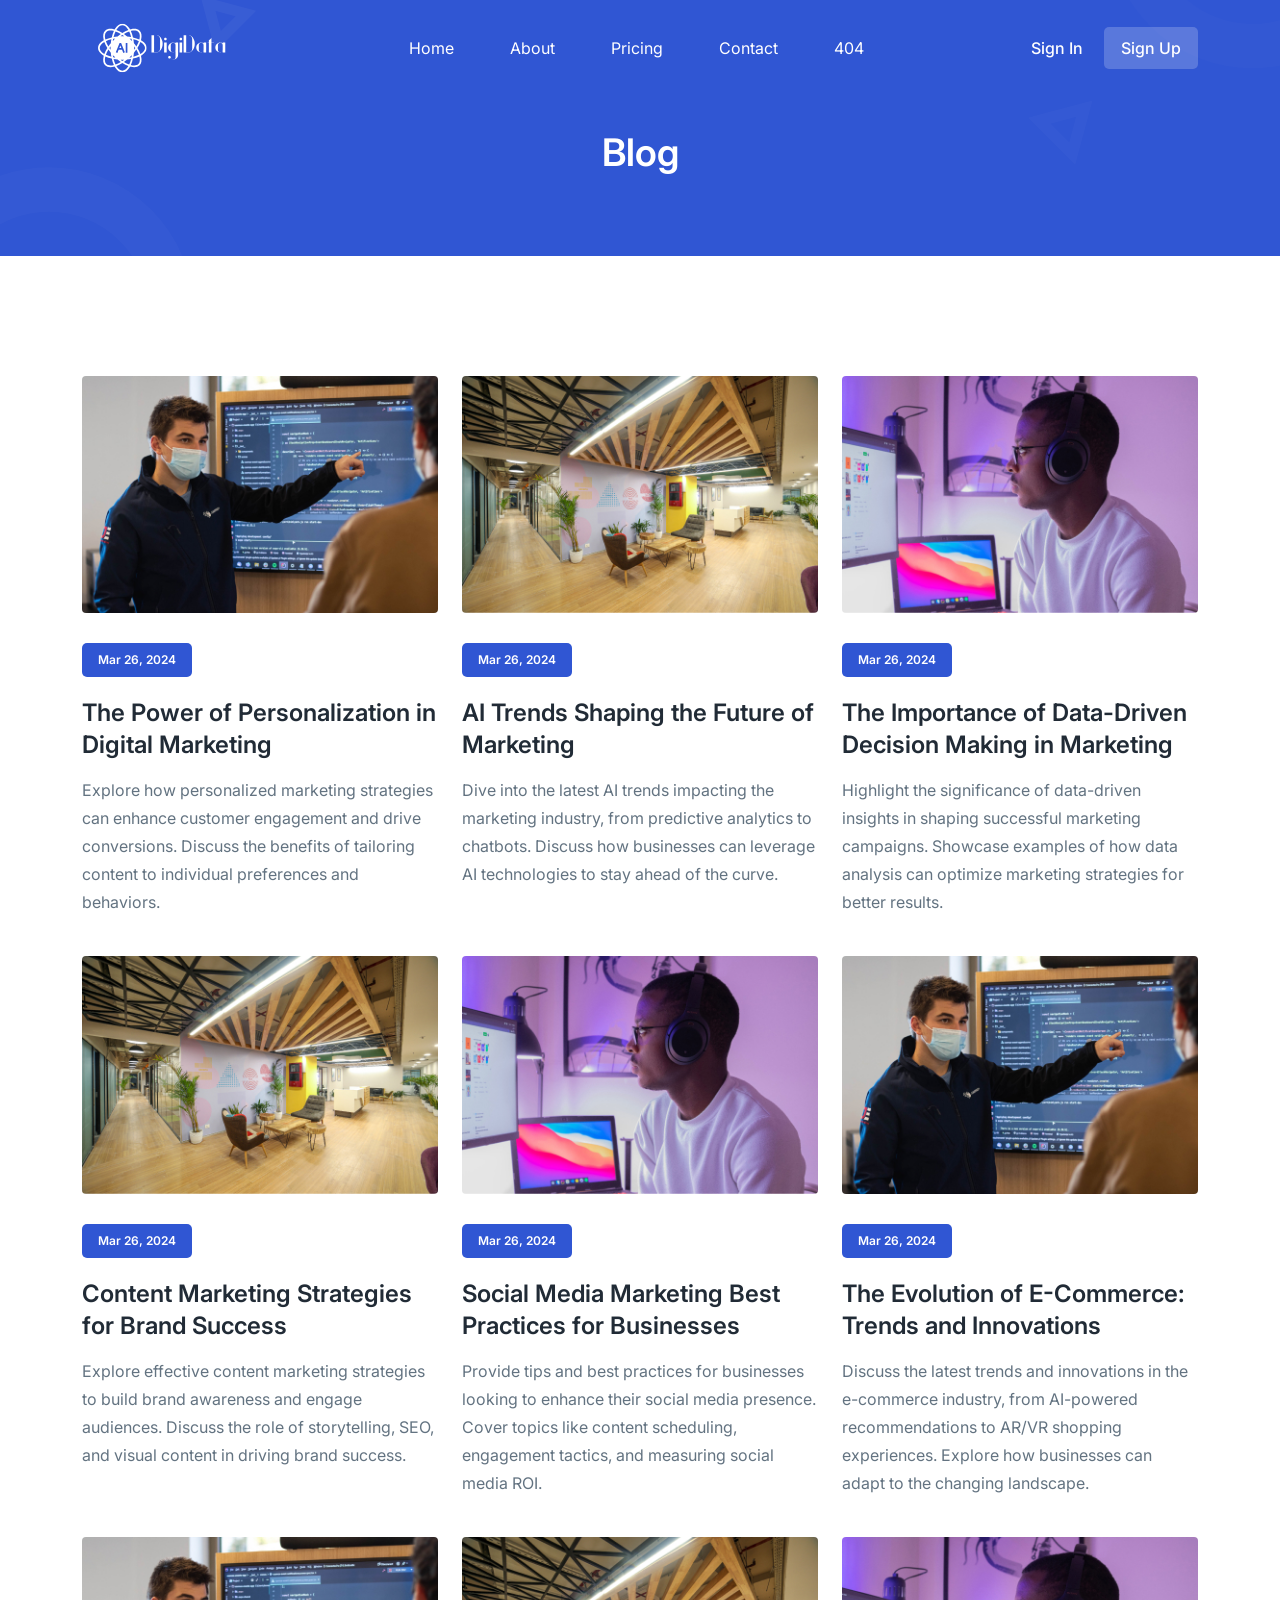
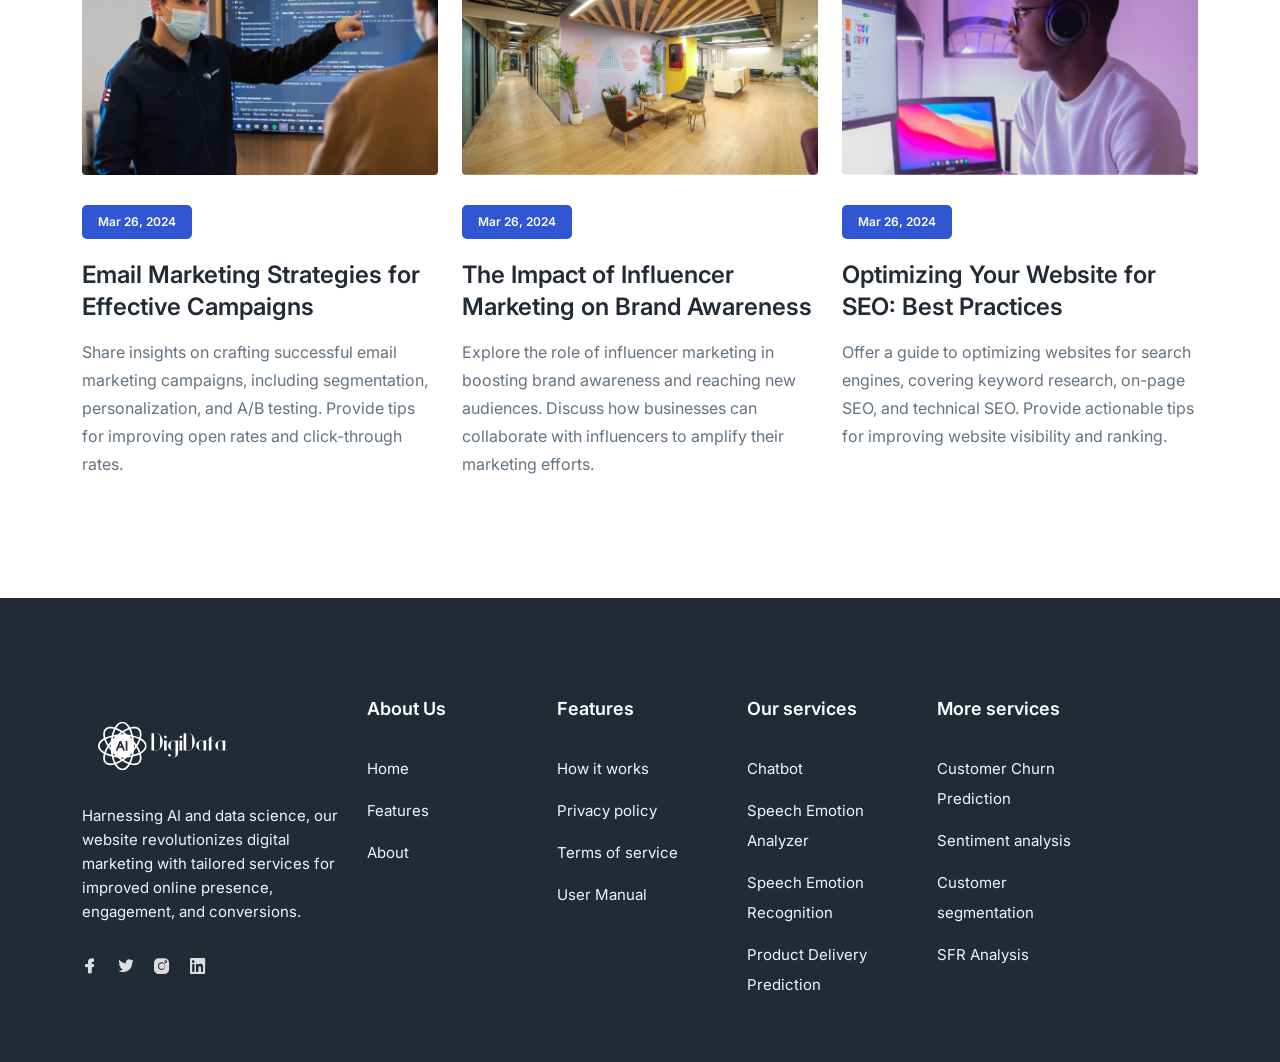
<file: blog.html>
<!DOCTYPE html>
<html lang="en">
  <head>
    <meta charset="UTF-8" />
    <meta http-equiv="X-UA-Compatible" content="IE=edge" />
    <meta name="viewport" content="width=device-width, initial-scale=1.0" />
    <title>DigiData | Empower Your Brand with AI-Driven Marketing Excellence!</title>

    <!--====== Favicon Icon ======-->
    <link
      rel="shortcut icon"
      href="assets/images/favicon.svg"
      type="image/svg"
    />

    <!-- ===== All CSS files ===== -->
    <link rel="stylesheet" href="assets/css/bootstrap.min.css" />
    <link rel="stylesheet" href="assets/css/animate.css" />
    <link rel="stylesheet" href="assets/css/lineicons.css" />
    <link rel="stylesheet" href="assets/css/ud-styles.css" />
  </head>
  <body>
    <!-- ====== Header Start ====== -->
    <header class="ud-header">
      <div class="container">
        <div class="row">
          <div class="col-lg-12">
            <nav class="navbar navbar-expand-lg">
              <a class="navbar-brand" href="index.html">
                <img src="assets/images/logo/logo.svg" alt="Logo" />
              </a>
              <button class="navbar-toggler">
                <span class="toggler-icon"> </span>
                <span class="toggler-icon"> </span>
                <span class="toggler-icon"> </span>
              </button>

              <div class="navbar-collapse">
                <ul id="nav" class="navbar-nav mx-auto">
                  <li class="nav-item">
                    <a class="ud-menu-scroll" href="index.html">Home</a>
                  </li>
                  <li class="nav-item">
                    <a class="ud-menu-scroll" href="about.html">About</a>
                  </li>
                  <li class="nav-item">
                    <a class="ud-menu-scroll" href="#pricing">Pricing</a>
                  </li>
                  <li class="nav-item">
                    <a class="ud-menu-scroll" href="contact.html">Contact</a>
                  </li>
                  <li class="nav-item">
                    <a class="ud-menu-scroll" href="404.html">404</a>
                  </li>
                    </ul>
                  </li>
                </ul>
              </div>

              <div class="navbar-btn d-none d-sm-inline-block">
                <a href="login.html" class="ud-main-btn ud-login-btn">
                  Sign In
                </a>
                <a class="ud-main-btn ud-white-btn" href="javascript:void(0)">
                  Sign Up
                </a>
              </div>
            </nav>
          </div>
        </div>
      </div>
    </header>
    <!-- ====== Header End ====== -->

    <!-- ====== Banner Start ====== -->
    <section class="ud-page-banner">
      <div class="container">
        <div class="row">
          <div class="col-lg-12">
            <div class="ud-banner-content">
              <h1>Blog</h1>
            </div>
          </div>
        </div>
      </div>
    </section>
    <!-- ====== Banner End ====== -->

    <!-- ====== Blog Start ====== -->
    <section class="ud-blog-grids">
      <div class="container">
        <div class="row">
          <div class="col-lg-4 col-md-6">
            <div class="ud-single-blog">
              <div class="ud-blog-image">
                <a href="blog-details.html">
                  <img src="assets/images/blog/blog-01.jpg" alt="blog" />
                </a>
              </div>
              <div class="ud-blog-content">
                <span class="ud-blog-date">Mar 26, 2024</span>
                <h3 class="ud-blog-title">
                  <a href="blog-details.html">
                    The Power of Personalization in Digital Marketing
                  </a>
                </h3>
                <p class="ud-blog-desc">
                  Explore how personalized marketing strategies can enhance customer engagement and drive conversions. Discuss the benefits of tailoring content to individual preferences and behaviors.
                </p>
              </div>
            </div>
          </div>
          <div class="col-lg-4 col-md-6">
            <div class="ud-single-blog">
              <div class="ud-blog-image">
                <a href="blog-details.html">
                  <img src="assets/images/blog/blog-02.jpg" alt="blog" />
                </a>
              </div>
              <div class="ud-blog-content">
                <span class="ud-blog-date">Mar 26, 2024</span>
                <h3 class="ud-blog-title">
                  <a href="blog-details.html">
                    AI Trends Shaping the Future of Marketing
                  </a>
                </h3>
                <p class="ud-blog-desc">
                  Dive into the latest AI trends impacting the marketing industry, from predictive analytics to chatbots. Discuss how businesses can leverage AI technologies to stay ahead of the curve.
                </p>
              </div>
            </div>
          </div>
          <div class="col-lg-4 col-md-6">
            <div class="ud-single-blog">
              <div class="ud-blog-image">
                <a href="blog-details.html">
                  <img src="assets/images/blog/blog-03.jpg" alt="blog" />
                </a>
              </div>
              <div class="ud-blog-content">
                <span class="ud-blog-date">Mar 26, 2024</span>
                <h3 class="ud-blog-title">
                  <a href="blog-details.html">
                    The Importance of Data-Driven Decision Making in Marketing
                  </a>
                </h3>
                <p class="ud-blog-desc">
                  Highlight the significance of data-driven insights in shaping successful marketing campaigns. Showcase examples of how data analysis can optimize marketing strategies for better results.
                </p>
              </div>
            </div>
          </div>
          <div class="col-lg-4 col-md-6">
            <div class="ud-single-blog">
              <div class="ud-blog-image">
                <a href="blog-details.html">
                  <img src="assets/images/blog/blog-02.jpg" alt="blog" />
                </a>
              </div>
              <div class="ud-blog-content">
                <span class="ud-blog-date">Mar 26, 2024</span>
                <h3 class="ud-blog-title">
                  <a href="blog-details.html">
                    Content Marketing Strategies for Brand Success
                  </a>
                </h3>
                <p class="ud-blog-desc">
                  Explore effective content marketing strategies to build brand awareness and engage audiences. Discuss the role of storytelling, SEO, and visual content in driving brand success.
                </p>
              </div>
            </div>
          </div>
          <div class="col-lg-4 col-md-6">
            <div class="ud-single-blog">
              <div class="ud-blog-image">
                <a href="blog-details.html">
                  <img src="assets/images/blog/blog-03.jpg" alt="blog" />
                </a>
              </div>
              <div class="ud-blog-content">
                <span class="ud-blog-date">Mar 26, 2024</span>
                <h3 class="ud-blog-title">
                  <a href="blog-details.html">
                    Social Media Marketing Best Practices for Businesses
                  </a>
                </h3>
                <p class="ud-blog-desc">
                  Provide tips and best practices for businesses looking to enhance their social media presence. Cover topics like content scheduling, engagement tactics, and measuring social media ROI.
                </p>
              </div>
            </div>
          </div>
          <div class="col-lg-4 col-md-6">
            <div class="ud-single-blog">
              <div class="ud-blog-image">
                <a href="blog-details.html">
                  <img src="assets/images/blog/blog-01.jpg" alt="blog" />
                </a>
              </div>
              <div class="ud-blog-content">
                <span class="ud-blog-date">Mar 26, 2024</span>
                <h3 class="ud-blog-title">
                  <a href="blog-details.html">
                    The Evolution of E-Commerce: Trends and Innovations
                  </a>
                </h3>
                <p class="ud-blog-desc">
                  Discuss the latest trends and innovations in the e-commerce industry, from AI-powered recommendations to AR/VR shopping experiences. Explore how businesses can adapt to the changing landscape.
                </p>
              </div>
            </div>
          </div>
          <div class="col-lg-4 col-md-6">
            <div class="ud-single-blog">
              <div class="ud-blog-image">
                <a href="blog-details.html">
                  <img src="assets/images/blog/blog-01.jpg" alt="blog" />
                </a>
              </div>
              <div class="ud-blog-content">
                <span class="ud-blog-date">Mar 26, 2024</span>
                <h3 class="ud-blog-title">
                  <a href="blog-details.html">
                    Email Marketing Strategies for Effective Campaigns
                  </a>
                </h3>
                <p class="ud-blog-desc">
                  Share insights on crafting successful email marketing campaigns, including segmentation, personalization, and A/B testing. Provide tips for improving open rates and click-through rates.
                </p>
              </div>
            </div>
          </div>
          <div class="col-lg-4 col-md-6">
            <div class="ud-single-blog">
              <div class="ud-blog-image">
                <a href="blog-details.html">
                  <img src="assets/images/blog/blog-02.jpg" alt="blog" />
                </a>
              </div>
              <div class="ud-blog-content">
                <span class="ud-blog-date">Mar 26, 2024</span>
                <h3 class="ud-blog-title">
                  <a href="blog-details.html">
                    The Impact of Influencer Marketing on Brand Awareness
                  </a>
                </h3>
                <p class="ud-blog-desc">
                  Explore the role of influencer marketing in boosting brand awareness and reaching new audiences. Discuss how businesses can collaborate with influencers to amplify their marketing efforts.
                </p>
              </div>
            </div>
          </div>
          <div class="col-lg-4 col-md-6">
            <div class="ud-single-blog">
              <div class="ud-blog-image">
                <a href="blog-details.html">
                  <img src="assets/images/blog/blog-03.jpg" alt="blog" />
                </a>
              </div>
              <div class="ud-blog-content">
                <span class="ud-blog-date">Mar 26, 2024</span>
                <h3 class="ud-blog-title">
                  <a href="blog-details.html">
                    Optimizing Your Website for SEO: Best Practices
                  </a>
                </h3>
                <p class="ud-blog-desc">
                  Offer a guide to optimizing websites for search engines, covering keyword research, on-page SEO, and technical SEO. Provide actionable tips for improving website visibility and ranking.
                </p>
              </div>
            </div>
          </div>
        </div>
      </div>
    </section>
    <!-- ====== Blog End ====== -->

      <!-- ====== Footer Start ====== -->
      <footer class="ud-footer wow fadeInUp" data-wow-delay=".15s">
        <div class="ud-footer-widgets">
          <div class="container">
            <div class="row">
              <div class="col-xl-3 col-lg-4 col-md-6">
                <div class="ud-widget">
                  <a href="index.html" class="ud-footer-logo">
                    <img src="assets/images/logo/logo.svg" alt="logo" />
                  </a>
                  <p class="ud-widget-desc">
                    Harnessing AI and data science, our website revolutionizes digital marketing with tailored services for improved online presence, engagement, and conversions.
                  </p>
                  <ul class="ud-widget-socials">
                    <li>
                      <a href="https://www.linkedin.com/in/eaboulila/">
                        <i class="lni lni-facebook-filled"></i>
                      </a>
                    </li>
                    <li>
                      <a href="https://www.linkedin.com/in/eaboulila/">
                        <i class="lni lni-twitter-filled"></i>
                      </a>
                    </li>
                    <li>
                      <a href="https://www.linkedin.com/in/eaboulila/">
                        <i class="lni lni-instagram-filled"></i>
                      </a>
                    </li>
                    <li>
                      <a href="https://www.linkedin.com/in/eaboulila/">
                        <i class="lni lni-linkedin-original"></i>
                      </a>
                    </li>
                  </ul>
                </div>
              </div>
  
              <div class="col-xl-2 col-lg-2 col-md-6 col-sm-6">
                <div class="ud-widget">
                  <h5 class="ud-widget-title">About Us</h5>
                  <ul class="ud-widget-links">
                    <li>
                      <a href="index.html">Home</a>
                    </li>
                    <li>
                      <a href="#features">Features</a>
                    </li>
                    <li>
                      <a href="about.html">About</a>
                    </li>
                  </ul>
                </div>
              </div>
              <div class="col-xl-2 col-lg-3 col-md-6 col-sm-6">
                <div class="ud-widget">
                  <h5 class="ud-widget-title">Features</h5>
                  <ul class="ud-widget-links">
                    <li>
                      <a href="about.html">How it works</a>
                    </li>
                    <li>
                      <a href="Privacy-Policy.html">Privacy policy</a>
                    </li>
                    <li>
                      <a href="Terms-And-Conditions.html">Terms of service</a>
                    </li>
                    <li>
                      <a href="User-Manual.html">User Manual</a>
                    </li>
                  </ul>
                </div>
              </div>
              <div class="col-xl-2 col-lg-3 col-md-6 col-sm-6">
                <div class="ud-widget">
                  <h5 class="ud-widget-title">Our services</h5>
                  <ul class="ud-widget-links">
                    <li>
                      <a
                        href="contact.html"
                        rel="nofollow noopner"
                        target="_blank"
                        >Chatbot
                      </a>
                    </li>
                    <li>
                      <a
                        href="contact.html"
                        rel="nofollow noopner"
                        target="_blank"
                        >Speech Emotion Analyzer</a
                      >
                    </li>
                    <li>
                      <a
                        href="contact.html"
                        rel="nofollow noopner"
                        target="_blank"
                        >Speech Emotion Recognition</a
                      >
                    </li>
                    <li>
                      <a
                        href="contact.html"
                        rel="nofollow noopner"
                        target="_blank"
                        >Product Delivery Prediction</a
                      >
                    </li>
                  </ul>
                </div>
              </div>
               <div class="col-xl-2 col-lg-3 col-md-6 col-sm-6">
                <div class="ud-widget">
                  <h5 class="ud-widget-title">More services</h5>
                  <ul class="ud-widget-links">
                    <li>
                      <a
                        href="contact.html"
                        rel="nofollow noopner"
                        target="_blank"
                        >Customer Churn Prediction
                      </a>
                    </li>
                    <li>
                      <a
                        href="contact.html"
                        rel="nofollow noopner"
                        target="_blank"
                        >Sentiment analysis</a
                      >
                    </li>
                    <li>
                      <a
                        href="contact.html"
                        rel="nofollow noopner"
                        target="_blank"
                        >Customer segmentation</a
                      >
                    </li>
                    <li>
                      <a
                        href="contact.html"
                        rel="nofollow noopner"
                        target="_blank"
                        >SFR Analysis</a
                      >
                    </li>
                  </ul>
                </div>
              </div>
            </div>
          </div>
        </div>
      </footer>
      <!-- ====== Footer End ====== -->
  
      <!-- ====== Back To Top Start ====== -->
      <a href="javascript:void(0)" class="back-to-top">
        <i class="lni lni-chevron-up"> </i>
      </a>
      <!-- ====== Back To Top End ====== -->
  
      <!-- ====== All Javascript Files ====== -->
      <script src="assets/js/bootstrap.bundle.min.js"></script>
      <script src="assets/js/wow.min.js"></script>
      <script src="assets/js/main.js"></script>
      <script>
        // ==== for menu scroll
        const pageLink = document.querySelectorAll(".ud-menu-scroll");
  
        pageLink.forEach((elem) => {
          elem.addEventListener("click", (e) => {
            e.preventDefault();
            document.querySelector(elem.getAttribute("href")).scrollIntoView({
              behavior: "smooth",
              offsetTop: 1 - 60,
            });
          });
        });
  
        // section menu active
        function onScroll(event) {
          const sections = document.querySelectorAll(".ud-menu-scroll");
          const scrollPos =
            window.pageYOffset ||
            document.documentElement.scrollTop ||
            document.body.scrollTop;
  
          for (let i = 0; i < sections.length; i++) {
            const currLink = sections[i];
            const val = currLink.getAttribute("href");
            const refElement = document.querySelector(val);
            const scrollTopMinus = scrollPos + 73;
            if (
              refElement.offsetTop <= scrollTopMinus &&
              refElement.offsetTop + refElement.offsetHeight > scrollTopMinus
            ) {
              document
                .querySelector(".ud-menu-scroll")
                .classList.remove("active");
              currLink.classList.add("active");
            } else {
              currLink.classList.remove("active");
            }
          }
        }
  
        window.document.addEventListener("scroll", onScroll);
      </script>
    </body>
  </html>
</file>
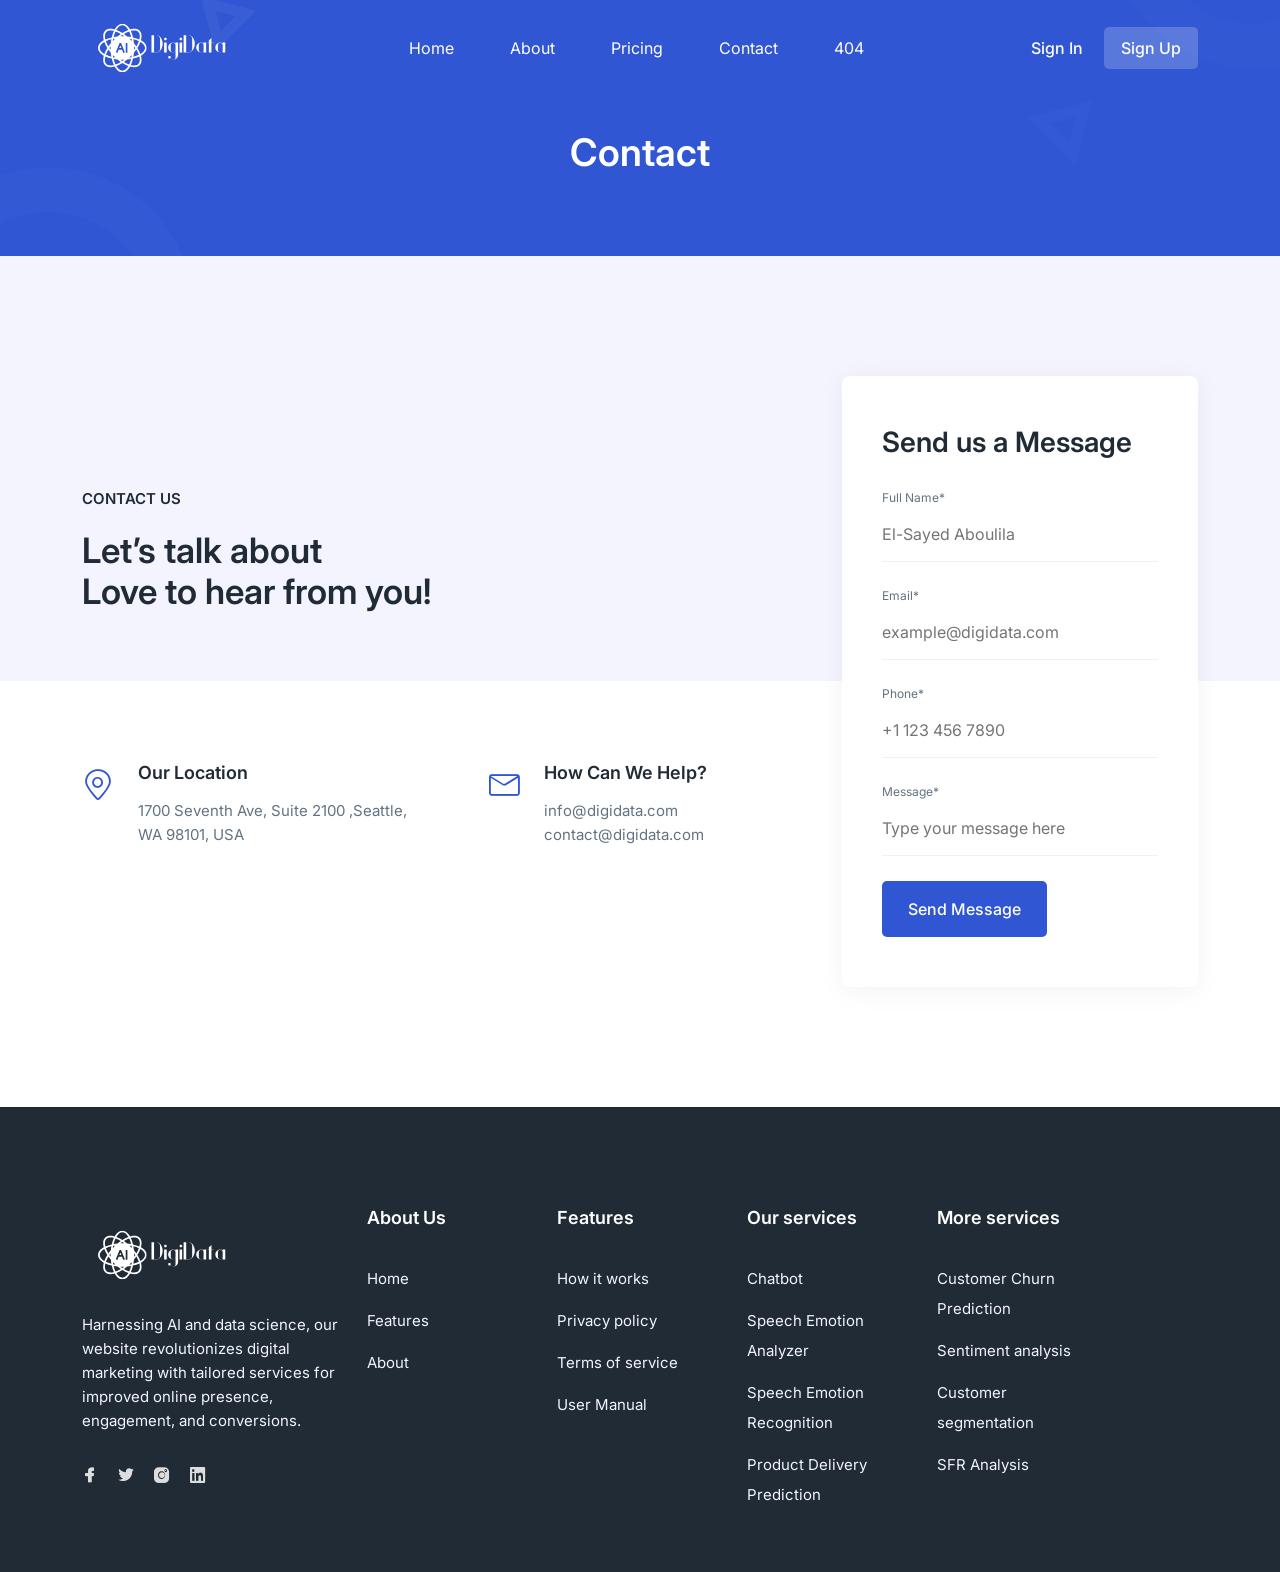
<file: contact.html>
<!DOCTYPE html>
<html lang="en">
  <head>
    <meta charset="UTF-8" />
    <meta http-equiv="X-UA-Compatible" content="IE=edge" />
    <meta name="viewport" content="width=device-width, initial-scale=1.0" />
    <title>DigiData | Empower Your Brand with AI-Driven Marketing Excellence!</title>

    <!--====== Favicon Icon ======-->
    <link
      rel="shortcut icon"
      href="assets/images/favicon.svg"
      type="image/svg"
    />

    <!-- ===== All CSS files ===== -->
    <link rel="stylesheet" href="assets/css/bootstrap.min.css" />
    <link rel="stylesheet" href="assets/css/animate.css" />
    <link rel="stylesheet" href="assets/css/lineicons.css" />
    <link rel="stylesheet" href="assets/css/ud-styles.css" />
  </head>
  <body>

    <!-- ====== Header Start ====== -->
    <header class="ud-header">
      <div class="container">
        <div class="row">
          <div class="col-lg-12">
            <nav class="navbar navbar-expand-lg">
              <a class="navbar-brand" href="index.html">
                <img src="assets/images/logo/logo.svg" alt="Logo" />
              </a>
              <button class="navbar-toggler">
                <span class="toggler-icon"> </span>
                <span class="toggler-icon"> </span>
                <span class="toggler-icon"> </span>
              </button>

              <div class="navbar-collapse">
                <ul id="nav" class="navbar-nav mx-auto">
                  <li class="nav-item">
                    <a class="ud-menu-scroll" href="index.html">Home</a>
                  </li>
                  <li class="nav-item">
                    <a class="ud-menu-scroll" href="about.html">About</a>
                  </li>
                  <li class="nav-item">
                    <a class="ud-menu-scroll" href="#pricing">Pricing</a>
                  </li>
                  <li class="nav-item">
                    <a class="ud-menu-scroll" href="contact.html">Contact</a>
                  </li>
                  <li class="nav-item">
                    <a class="ud-menu-scroll" href="404.html">404</a>
                  </li>
                    </ul>
                  </li>
                </ul>
              </div>

              <div class="navbar-btn d-none d-sm-inline-block">
                <a href="login.html" class="ud-main-btn ud-login-btn">
                  Sign In
                </a>
                <a class="ud-main-btn ud-white-btn" href="javascript:void(0)">
                  Sign Up
                </a>
              </div>
            </nav>
          </div>
        </div>
      </div>
    </header>
    <!-- ====== Header End ====== -->

    <!-- ====== Banner Start ====== -->
    <section class="ud-page-banner">
      <div class="container">
        <div class="row">
          <div class="col-lg-12">
            <div class="ud-banner-content">
              <h1>Contact</h1>
            </div>
          </div>
        </div>
      </div>
    </section>
    <!-- ====== Banner End ====== -->
    
   <!-- ====== Contact Start ====== -->
   <section id="contact" class="ud-contact">
    <div class="container">
      <div class="row align-items-center">
        <div class="col-xl-8 col-lg-7">
          <div class="ud-contact-content-wrapper">
            <div class="ud-contact-title">
              <span>CONTACT US</span>
              <h2>
                Let’s talk about <br />
                Love to hear from you!
              </h2>
            </div>
            <div class="ud-contact-info-wrapper">
              <div class="ud-single-info">
                <div class="ud-info-icon">
                  <i class="lni lni-map-marker"></i>
                </div>
                <div class="ud-info-meta">
                  <h5>Our Location</h5>
                  <p>1700 Seventh Ave, Suite 2100 ,Seattle, WA 98101, USA</p>
                </div>
              </div>
              <div class="ud-single-info">
                <div class="ud-info-icon">
                  <i class="lni lni-envelope"></i>
                </div>
                <div class="ud-info-meta">
                  <h5>How Can We Help?</h5>
                  <p>info@digidata.com</p>
                  <p>contact@digidata.com</p>
                </div>
              </div>
            </div>
          </div>
        </div>
        <div class="col-xl-4 col-lg-5">
          <div
            class="ud-contact-form-wrapper wow fadeInUp"
            data-wow-delay=".2s"
          >
            <h3 class="ud-contact-form-title">Send us a Message</h3>
            <form class="ud-contact-form">
              <div class="ud-form-group">
                <label for="fullName">Full Name*</label>
                <input
                  type="text"
                  name="fullName"
                  placeholder="El-Sayed Aboulila"
                />
              </div>
              <div class="ud-form-group">
                <label for="email">Email*</label>
                <input
                  type="email"
                  name="email"
                  placeholder="example@digidata.com"
                />
              </div>
              <div class="ud-form-group">
                <label for="phone">Phone*</label>
                <input
                  type="text"
                  name="phone"
                  placeholder="+1 123 456 7890"
                />
              </div>
              <div class="ud-form-group">
                <label for="message">Message*</label>
                <textarea
                  name="message"
                  rows="1"
                  placeholder="Type your message here"
                ></textarea>
              </div>
              <div class="ud-form-group mb-0">
                <button type="submit" class="ud-main-btn">
                  Send Message
                </button>
              </div>
            </form>
          </div>
        </div>
      </div>
    </div>
  </section>
  <!-- ====== Contact End ====== -->

      <!-- ====== Footer Start ====== -->
      <footer class="ud-footer wow fadeInUp" data-wow-delay=".15s">
        <div class="ud-footer-widgets">
          <div class="container">
            <div class="row">
              <div class="col-xl-3 col-lg-4 col-md-6">
                <div class="ud-widget">
                  <a href="index.html" class="ud-footer-logo">
                    <img src="assets/images/logo/logo.svg" alt="logo" />
                  </a>
                  <p class="ud-widget-desc">
                    Harnessing AI and data science, our website revolutionizes digital marketing with tailored services for improved online presence, engagement, and conversions.
                  </p>
                  <ul class="ud-widget-socials">
                    <li>
                      <a href="https://www.linkedin.com/in/eaboulila/">
                        <i class="lni lni-facebook-filled"></i>
                      </a>
                    </li>
                    <li>
                      <a href="https://www.linkedin.com/in/eaboulila/">
                        <i class="lni lni-twitter-filled"></i>
                      </a>
                    </li>
                    <li>
                      <a href="https://www.linkedin.com/in/eaboulila/">
                        <i class="lni lni-instagram-filled"></i>
                      </a>
                    </li>
                    <li>
                      <a href="https://www.linkedin.com/in/eaboulila/">
                        <i class="lni lni-linkedin-original"></i>
                      </a>
                    </li>
                  </ul>
                </div>
              </div>
  
              <div class="col-xl-2 col-lg-2 col-md-6 col-sm-6">
                <div class="ud-widget">
                  <h5 class="ud-widget-title">About Us</h5>
                  <ul class="ud-widget-links">
                    <li>
                      <a href="index.html">Home</a>
                    </li>
                    <li>
                      <a href="#features">Features</a>
                    </li>
                    <li>
                      <a href="about.html">About</a>
                    </li>
                  </ul>
                </div>
              </div>
              <div class="col-xl-2 col-lg-3 col-md-6 col-sm-6">
                <div class="ud-widget">
                  <h5 class="ud-widget-title">Features</h5>
                  <ul class="ud-widget-links">
                    <li>
                      <a href="about.html">How it works</a>
                    </li>
                    <li>
                      <a href="Privacy-Policy.html">Privacy policy</a>
                    </li>
                    <li>
                      <a href="Terms-And-Conditions.html">Terms of service</a>
                    </li>
                    <li>
                      <a href="User-Manual.html">User Manual</a>
                    </li>
                  </ul>
                </div>
              </div>
              <div class="col-xl-2 col-lg-3 col-md-6 col-sm-6">
                <div class="ud-widget">
                  <h5 class="ud-widget-title">Our services</h5>
                  <ul class="ud-widget-links">
                    <li>
                      <a
                        href="contact.html"
                        rel="nofollow noopner"
                        target="_blank"
                        >Chatbot
                      </a>
                    </li>
                    <li>
                      <a
                        href="contact.html"
                        rel="nofollow noopner"
                        target="_blank"
                        >Speech Emotion Analyzer</a
                      >
                    </li>
                    <li>
                      <a
                        href="contact.html"
                        rel="nofollow noopner"
                        target="_blank"
                        >Speech Emotion Recognition</a
                      >
                    </li>
                    <li>
                      <a
                        href="contact.html"
                        rel="nofollow noopner"
                        target="_blank"
                        >Product Delivery Prediction</a
                      >
                    </li>
                  </ul>
                </div>
              </div>
               <div class="col-xl-2 col-lg-3 col-md-6 col-sm-6">
                <div class="ud-widget">
                  <h5 class="ud-widget-title">More services</h5>
                  <ul class="ud-widget-links">
                    <li>
                      <a
                        href="contact.html"
                        rel="nofollow noopner"
                        target="_blank"
                        >Customer Churn Prediction
                      </a>
                    </li>
                    <li>
                      <a
                        href="contact.html"
                        rel="nofollow noopner"
                        target="_blank"
                        >Sentiment analysis</a
                      >
                    </li>
                    <li>
                      <a
                        href="contact.html"
                        rel="nofollow noopner"
                        target="_blank"
                        >Customer segmentation</a
                      >
                    </li>
                    <li>
                      <a
                        href="contact.html"
                        rel="nofollow noopner"
                        target="_blank"
                        >SFR Analysis</a
                      >
                    </li>
                  </ul>
                </div>
              </div>
            </div>
          </div>
        </div>
      </footer>
      <!-- ====== Footer End ====== -->
  
      <!-- ====== Back To Top Start ====== -->
      <a href="javascript:void(0)" class="back-to-top">
        <i class="lni lni-chevron-up"> </i>
      </a>
      <!-- ====== Back To Top End ====== -->
  
      <!-- ====== All Javascript Files ====== -->
      <script src="assets/js/bootstrap.bundle.min.js"></script>
      <script src="assets/js/wow.min.js"></script>
      <script src="assets/js/main.js"></script>
      <script>
        // ==== for menu scroll
        const pageLink = document.querySelectorAll(".ud-menu-scroll");
  
        pageLink.forEach((elem) => {
          elem.addEventListener("click", (e) => {
            e.preventDefault();
            document.querySelector(elem.getAttribute("href")).scrollIntoView({
              behavior: "smooth",
              offsetTop: 1 - 60,
            });
          });
        });
  
        // section menu active
        function onScroll(event) {
          const sections = document.querySelectorAll(".ud-menu-scroll");
          const scrollPos =
            window.pageYOffset ||
            document.documentElement.scrollTop ||
            document.body.scrollTop;
  
          for (let i = 0; i < sections.length; i++) {
            const currLink = sections[i];
            const val = currLink.getAttribute("href");
            const refElement = document.querySelector(val);
            const scrollTopMinus = scrollPos + 73;
            if (
              refElement.offsetTop <= scrollTopMinus &&
              refElement.offsetTop + refElement.offsetHeight > scrollTopMinus
            ) {
              document
                .querySelector(".ud-menu-scroll")
                .classList.remove("active");
              currLink.classList.add("active");
            } else {
              currLink.classList.remove("active");
            }
          }
        }
  
        window.document.addEventListener("scroll", onScroll);
      </script>
    </body>
  </html>
</file>
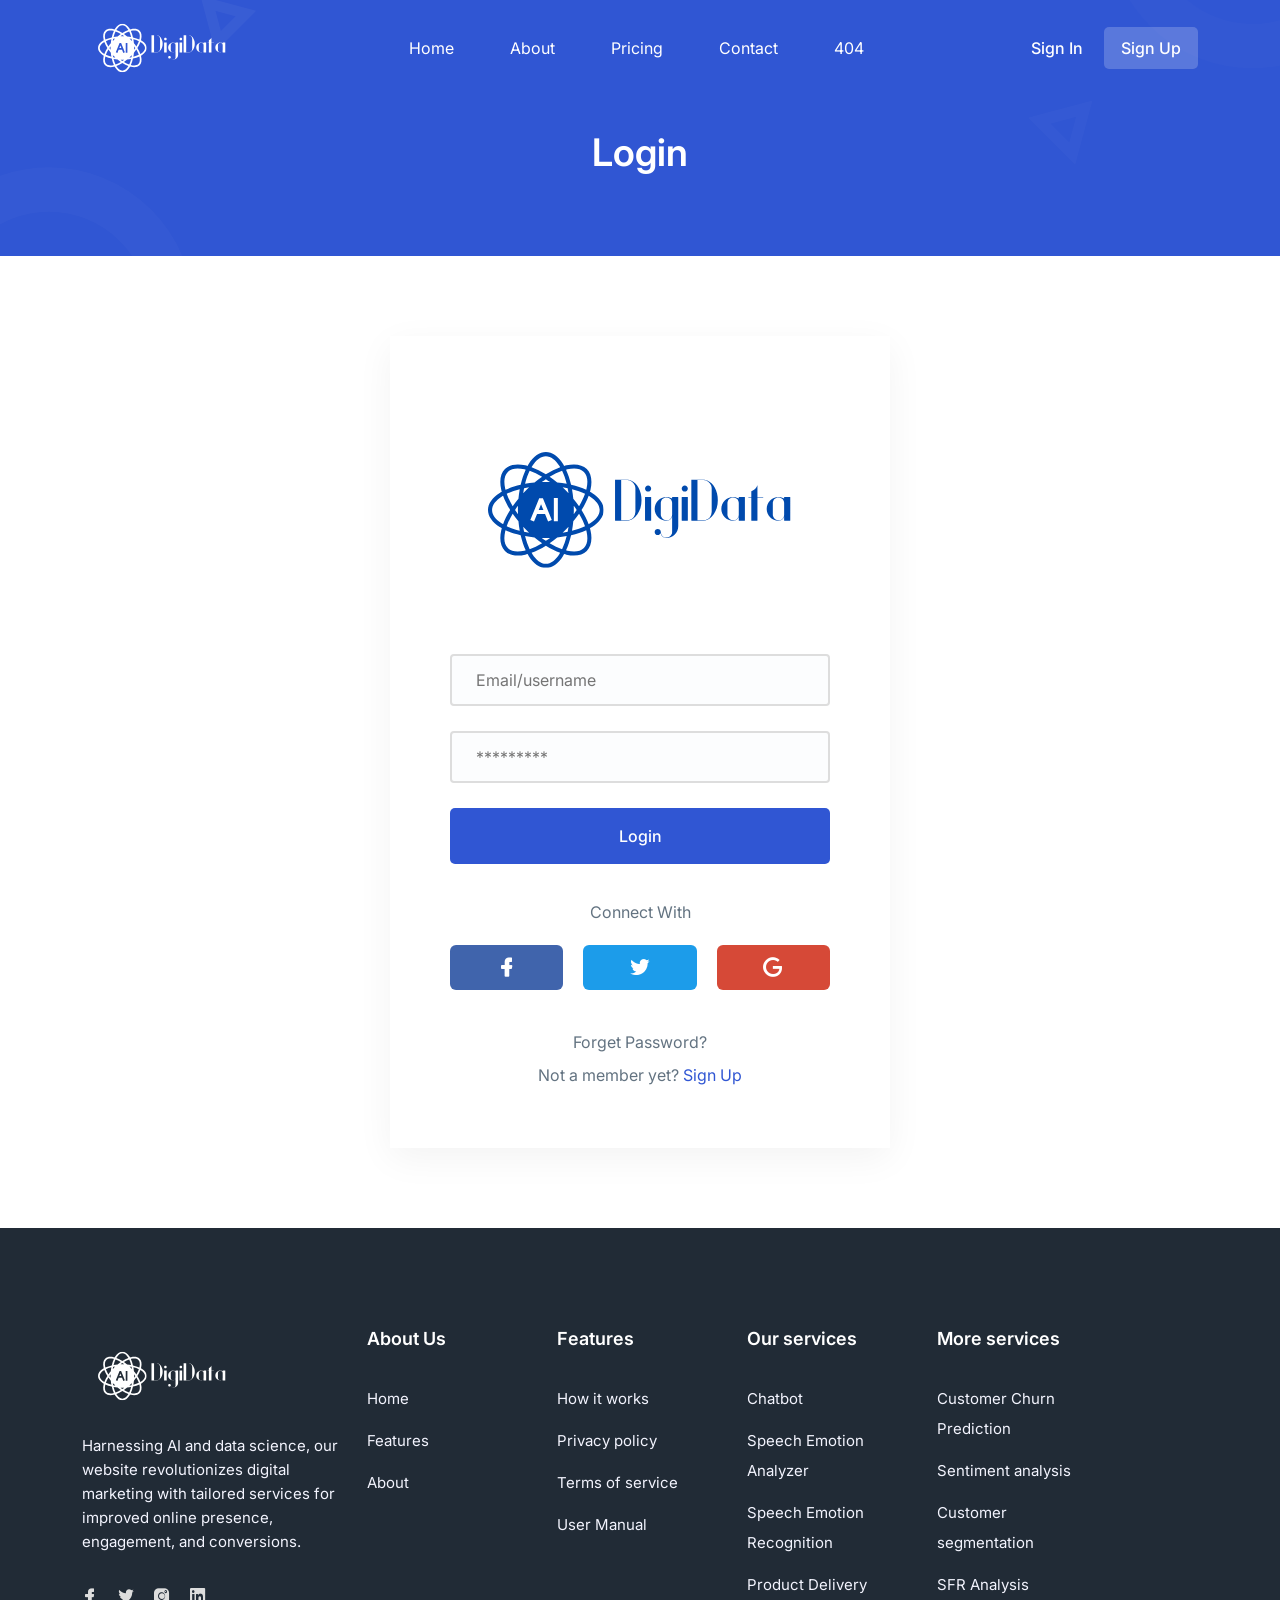
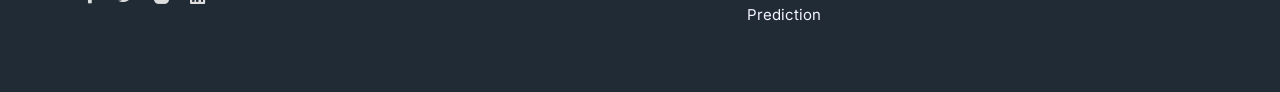
<file: login.html>
<!DOCTYPE html>
<html lang="en">
  <head>
    <meta charset="UTF-8" />
    <meta http-equiv="X-UA-Compatible" content="IE=edge" />
    <meta name="viewport" content="width=device-width, initial-scale=1.0" />
    <title>DigiData | Empower Your Brand with AI-Driven Marketing Excellence!</title>

    <!--====== Favicon Icon ======-->
    <link
      rel="shortcut icon"
      href="assets/images/favicon.svg"
      type="image/svg"
    />

    <!-- ===== All CSS files ===== -->
    <link rel="stylesheet" href="assets/css/bootstrap.min.css" />
    <link rel="stylesheet" href="assets/css/animate.css" />
    <link rel="stylesheet" href="assets/css/lineicons.css" />
    <link rel="stylesheet" href="assets/css/ud-styles.css" />
  </head>
  <body>
   <!-- ====== Header Start ====== -->
   <header class="ud-header">
    <div class="container">
      <div class="row">
        <div class="col-lg-12">
          <nav class="navbar navbar-expand-lg">
            <a class="navbar-brand" href="index.html">
              <img src="assets/images/logo/logo.svg" alt="Logo" />
            </a>
            <button class="navbar-toggler">
              <span class="toggler-icon"> </span>
              <span class="toggler-icon"> </span>
              <span class="toggler-icon"> </span>
            </button>

            <div class="navbar-collapse">
              <ul id="nav" class="navbar-nav mx-auto">
                <li class="nav-item">
                  <a class="ud-menu-scroll" href="index.html">Home</a>
                </li>
                <li class="nav-item">
                  <a class="ud-menu-scroll" href="about.html">About</a>
                </li>
                <li class="nav-item">
                  <a class="ud-menu-scroll" href="#pricing">Pricing</a>
                </li>
                <li class="nav-item">
                  <a class="ud-menu-scroll" href="contact.html">Contact</a>
                </li>
                <li class="nav-item">
                  <a class="ud-menu-scroll" href="404.html">404</a>
                </li>
                  </ul>
                </li>
              </ul>
            </div>

            <div class="navbar-btn d-none d-sm-inline-block">
              <a href="login.html" class="ud-main-btn ud-login-btn">
                Sign In
              </a>
              <a class="ud-main-btn ud-white-btn" href="javascript:void(0)">
                Sign Up
              </a>
            </div>
          </nav>
        </div>
      </div>
    </div>
  </header>
  <!-- ====== Header End ====== -->

    <!-- ====== Banner Start ====== -->
    <section class="ud-page-banner">
      <div class="container">
        <div class="row">
          <div class="col-lg-12">
            <div class="ud-banner-content">
              <h1>Login</h1>
            </div>
          </div>
        </div>
      </div>
    </section>
    <!-- ====== Banner End ====== -->

    <!-- ====== Login Start ====== -->
    <section class="ud-login">
      <div class="container">
        <div class="row">
          <div class="col-lg-12">
            <div class="ud-login-wrapper">
              <div class="ud-login-logo">
                <img src="assets/images/logo/logo-2.svg" alt="logo" />
              </div>
              <form class="ud-login-form">
                <div class="ud-form-group">
                  <input
                    type="email"
                    name="email"
                    placeholder="Email/username"
                  />
                </div>
                <div class="ud-form-group">
                  <input
                    type="password"
                    name="password"
                    placeholder="*********"
                  />
                </div>
                <div class="ud-form-group">
                  <button type="submit" class="ud-main-btn w-100">Login</button>
                </div>
              </form>

              <div class="ud-socials-connect">
                <p>Connect With</p>

                <ul>
                  <li>
                    <a href="javascript:void(0)" class="facebook">
                      <i class="lni lni-facebook-filled"></i>
                    </a>
                  </li>
                  <li>
                    <a href="javascript:void(0)" class="twitter">
                      <i class="lni lni-twitter-filled"></i>
                    </a>
                  </li>
                  <li>
                    <a href="javascript:void(0)" class="google">
                      <i class="lni lni-google"></i>
                    </a>
                  </li>
                </ul>
              </div>

              <a class="forget-pass" href="javascript:void(0)">
                Forget Password?
              </a>
              <p class="signup-option">
                Not a member yet? <a href="javascript:void(0)"> Sign Up </a>
              </p>
            </div>
          </div>
        </div>
      </div>
    </section>
    <!-- ====== Login End ====== -->

      <!-- ====== Footer Start ====== -->
      <footer class="ud-footer wow fadeInUp" data-wow-delay=".15s">
        <div class="ud-footer-widgets">
          <div class="container">
            <div class="row">
              <div class="col-xl-3 col-lg-4 col-md-6">
                <div class="ud-widget">
                  <a href="index.html" class="ud-footer-logo">
                    <img src="assets/images/logo/logo.svg" alt="logo" />
                  </a>
                  <p class="ud-widget-desc">
                    Harnessing AI and data science, our website revolutionizes digital marketing with tailored services for improved online presence, engagement, and conversions.
                  </p>
                  <ul class="ud-widget-socials">
                    <li>
                      <a href="https://www.linkedin.com/in/eaboulila/">
                        <i class="lni lni-facebook-filled"></i>
                      </a>
                    </li>
                    <li>
                      <a href="https://www.linkedin.com/in/eaboulila/">
                        <i class="lni lni-twitter-filled"></i>
                      </a>
                    </li>
                    <li>
                      <a href="https://www.linkedin.com/in/eaboulila/">
                        <i class="lni lni-instagram-filled"></i>
                      </a>
                    </li>
                    <li>
                      <a href="https://www.linkedin.com/in/eaboulila/">
                        <i class="lni lni-linkedin-original"></i>
                      </a>
                    </li>
                  </ul>
                </div>
              </div>
  
              <div class="col-xl-2 col-lg-2 col-md-6 col-sm-6">
                <div class="ud-widget">
                  <h5 class="ud-widget-title">About Us</h5>
                  <ul class="ud-widget-links">
                    <li>
                      <a href="index.html">Home</a>
                    </li>
                    <li>
                      <a href="#features">Features</a>
                    </li>
                    <li>
                      <a href="about.html">About</a>
                    </li>
                  </ul>
                </div>
              </div>
              <div class="col-xl-2 col-lg-3 col-md-6 col-sm-6">
                <div class="ud-widget">
                  <h5 class="ud-widget-title">Features</h5>
                  <ul class="ud-widget-links">
                    <li>
                      <a href="about.html">How it works</a>
                    </li>
                    <li>
                      <a href="Privacy-Policy.html">Privacy policy</a>
                    </li>
                    <li>
                      <a href="Terms-And-Conditions.html">Terms of service</a>
                    </li>
                    <li>
                      <a href="User-Manual.html">User Manual</a>
                    </li>
                  </ul>
                </div>
              </div>
              <div class="col-xl-2 col-lg-3 col-md-6 col-sm-6">
                <div class="ud-widget">
                  <h5 class="ud-widget-title">Our services</h5>
                  <ul class="ud-widget-links">
                    <li>
                      <a
                        href="contact.html"
                        rel="nofollow noopner"
                        target="_blank"
                        >Chatbot
                      </a>
                    </li>
                    <li>
                      <a
                        href="contact.html"
                        rel="nofollow noopner"
                        target="_blank"
                        >Speech Emotion Analyzer</a
                      >
                    </li>
                    <li>
                      <a
                        href="contact.html"
                        rel="nofollow noopner"
                        target="_blank"
                        >Speech Emotion Recognition</a
                      >
                    </li>
                    <li>
                      <a
                        href="contact.html"
                        rel="nofollow noopner"
                        target="_blank"
                        >Product Delivery Prediction</a
                      >
                    </li>
                  </ul>
                </div>
              </div>
               <div class="col-xl-2 col-lg-3 col-md-6 col-sm-6">
                <div class="ud-widget">
                  <h5 class="ud-widget-title">More services</h5>
                  <ul class="ud-widget-links">
                    <li>
                      <a
                        href="contact.html"
                        rel="nofollow noopner"
                        target="_blank"
                        >Customer Churn Prediction
                      </a>
                    </li>
                    <li>
                      <a
                        href="contact.html"
                        rel="nofollow noopner"
                        target="_blank"
                        >Sentiment analysis</a
                      >
                    </li>
                    <li>
                      <a
                        href="contact.html"
                        rel="nofollow noopner"
                        target="_blank"
                        >Customer segmentation</a
                      >
                    </li>
                    <li>
                      <a
                        href="contact.html"
                        rel="nofollow noopner"
                        target="_blank"
                        >SFR Analysis</a
                      >
                    </li>
                  </ul>
                </div>
              </div>
            </div>
          </div>
        </div>
      </footer>
      <!-- ====== Footer End ====== -->
  
      <!-- ====== Back To Top Start ====== -->
      <a href="javascript:void(0)" class="back-to-top">
        <i class="lni lni-chevron-up"> </i>
      </a>
      <!-- ====== Back To Top End ====== -->
  
      <!-- ====== All Javascript Files ====== -->
      <script src="assets/js/bootstrap.bundle.min.js"></script>
      <script src="assets/js/wow.min.js"></script>
      <script src="assets/js/main.js"></script>
      <script>
        // ==== for menu scroll
        const pageLink = document.querySelectorAll(".ud-menu-scroll");
  
        pageLink.forEach((elem) => {
          elem.addEventListener("click", (e) => {
            e.preventDefault();
            document.querySelector(elem.getAttribute("href")).scrollIntoView({
              behavior: "smooth",
              offsetTop: 1 - 60,
            });
          });
        });
  
        // section menu active
        function onScroll(event) {
          const sections = document.querySelectorAll(".ud-menu-scroll");
          const scrollPos =
            window.pageYOffset ||
            document.documentElement.scrollTop ||
            document.body.scrollTop;
  
          for (let i = 0; i < sections.length; i++) {
            const currLink = sections[i];
            const val = currLink.getAttribute("href");
            const refElement = document.querySelector(val);
            const scrollTopMinus = scrollPos + 73;
            if (
              refElement.offsetTop <= scrollTopMinus &&
              refElement.offsetTop + refElement.offsetHeight > scrollTopMinus
            ) {
              document
                .querySelector(".ud-menu-scroll")
                .classList.remove("active");
              currLink.classList.add("active");
            } else {
              currLink.classList.remove("active");
            }
          }
        }
  
        window.document.addEventListener("scroll", onScroll);
      </script>
    </body>
  </html>
</file>
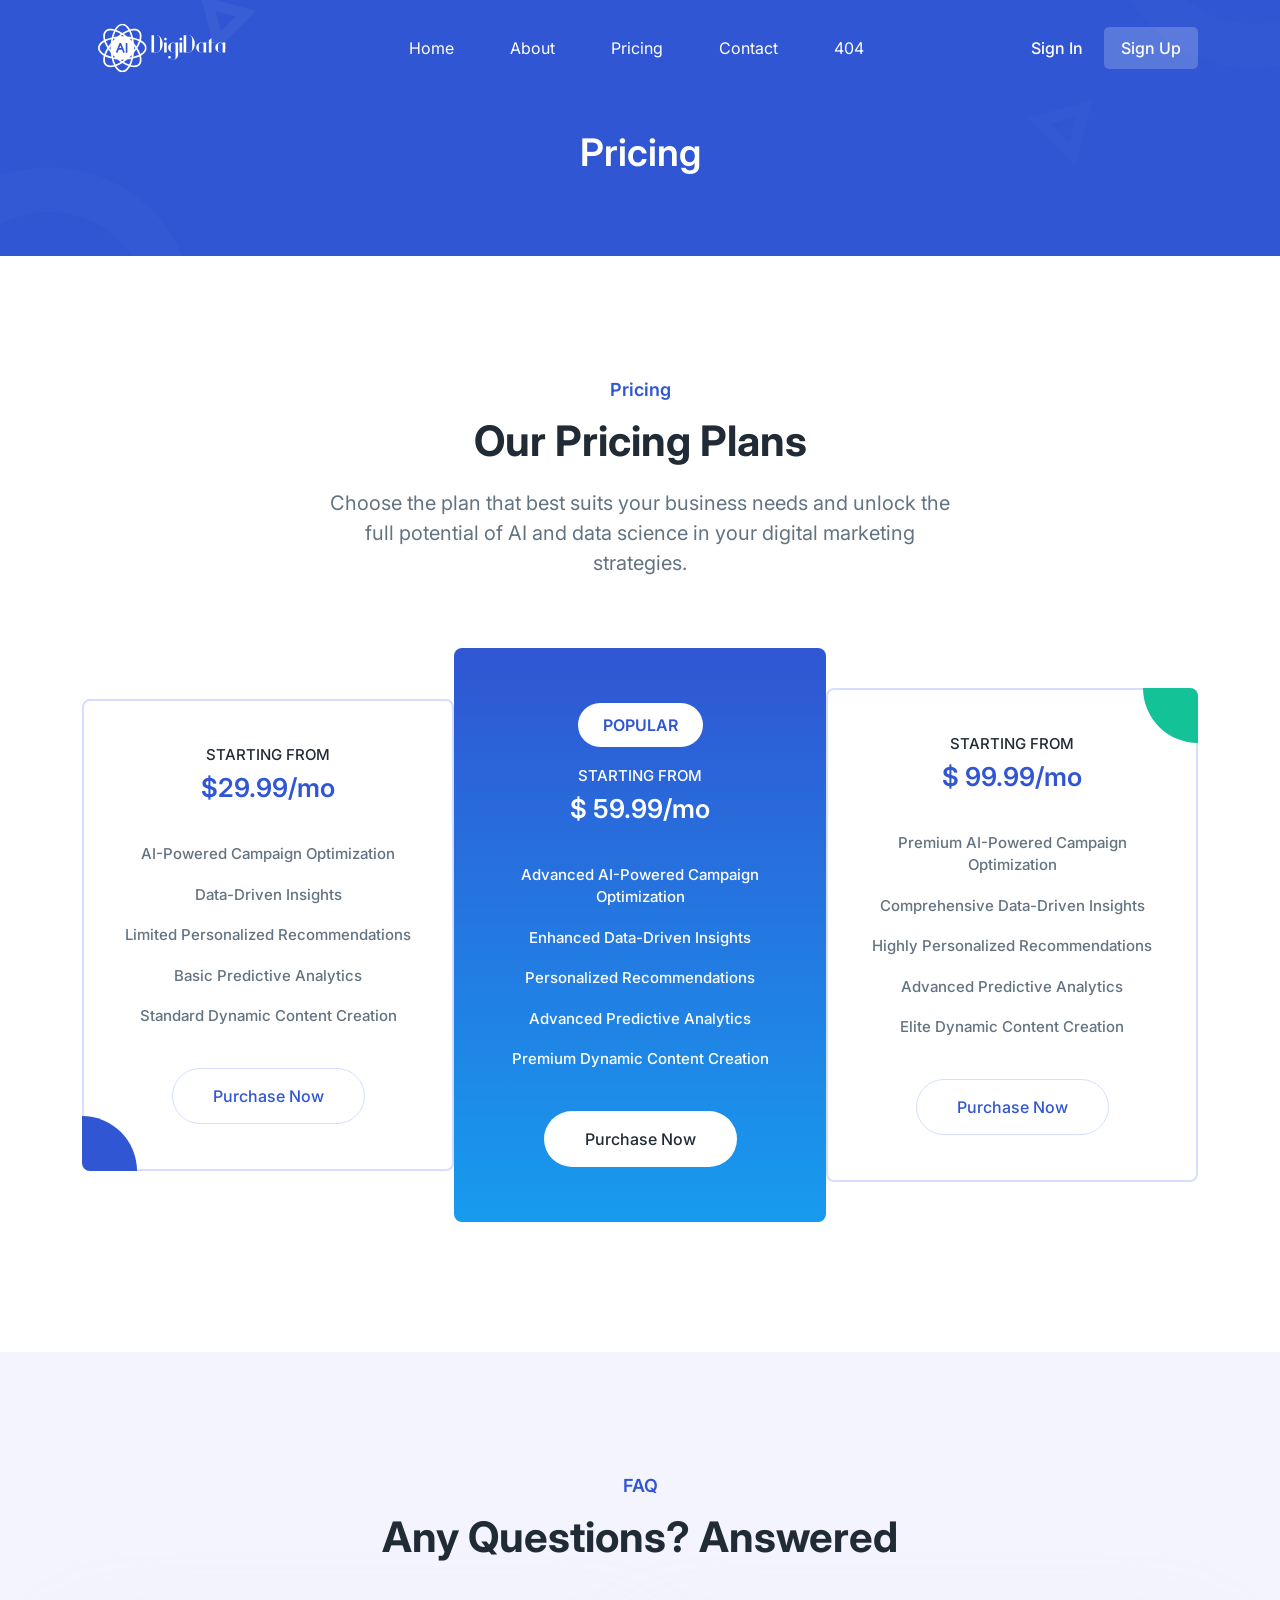
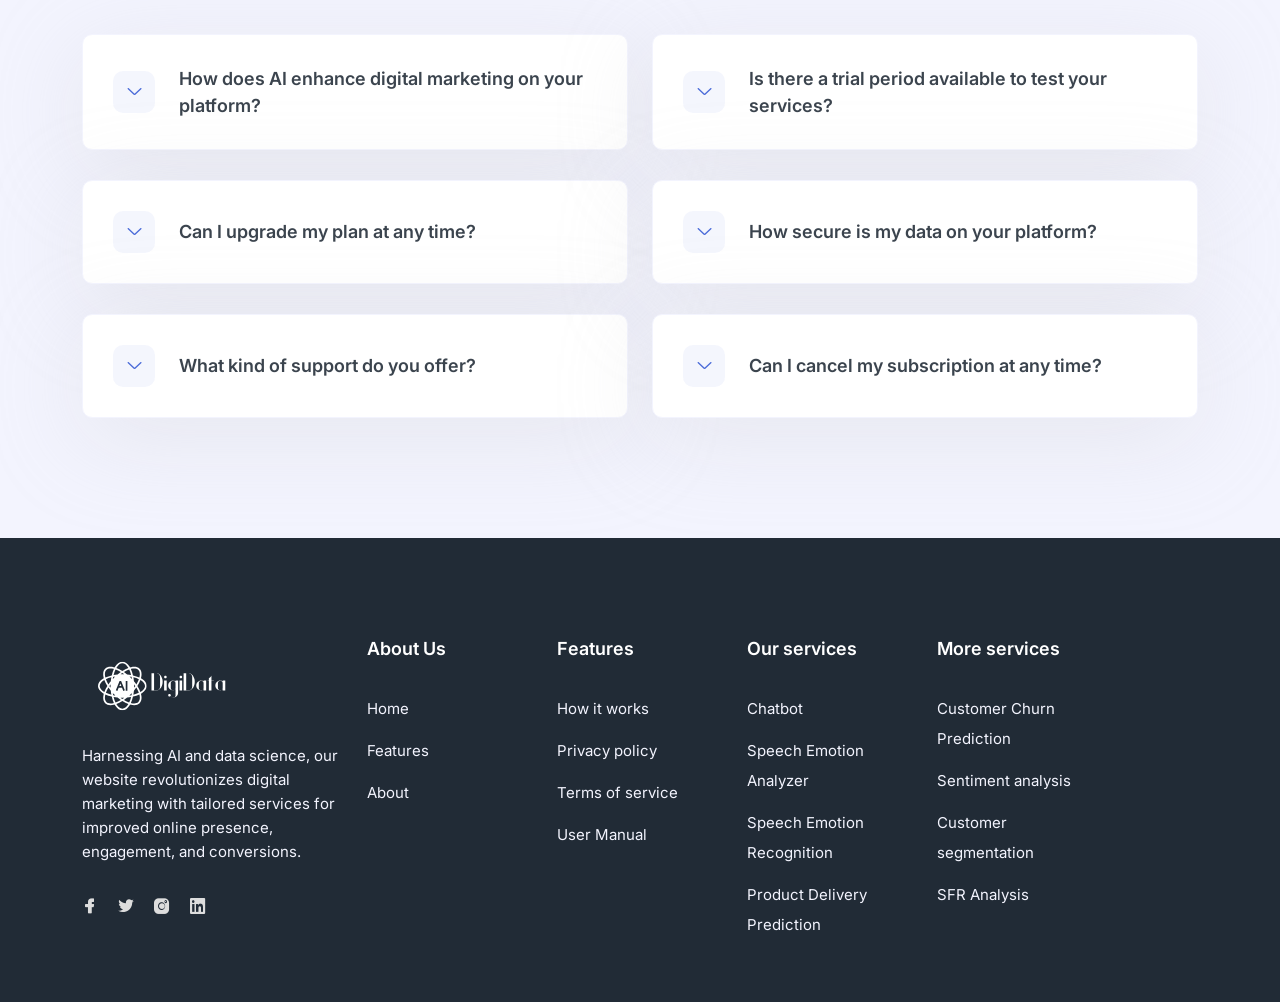
<file: pricing.html>
<!DOCTYPE html>
<html lang="en">
  <head>
    <meta charset="UTF-8" />
    <meta http-equiv="X-UA-Compatible" content="IE=edge" />
    <meta name="viewport" content="width=device-width, initial-scale=1.0" />
    <title>DigiData | Empower Your Brand with AI-Driven Marketing Excellence!</title>

    <!--====== Favicon Icon ======-->
    <link
      rel="shortcut icon"
      href="assets/images/favicon.svg"
      type="image/svg"
    />

    <!-- ===== All CSS files ===== -->
    <link rel="stylesheet" href="assets/css/bootstrap.min.css" />
    <link rel="stylesheet" href="assets/css/animate.css" />
    <link rel="stylesheet" href="assets/css/lineicons.css" />
    <link rel="stylesheet" href="assets/css/ud-styles.css" />
  </head>
  <body>
     <!-- ====== Header Start ====== -->
     <header class="ud-header">
      <div class="container">
        <div class="row">
          <div class="col-lg-12">
            <nav class="navbar navbar-expand-lg">
              <a class="navbar-brand" href="index.html">
                <img src="assets/images/logo/logo.svg" alt="Logo" />
              </a>
              <button class="navbar-toggler">
                <span class="toggler-icon"> </span>
                <span class="toggler-icon"> </span>
                <span class="toggler-icon"> </span>
              </button>

              <div class="navbar-collapse">
                <ul id="nav" class="navbar-nav mx-auto">
                  <li class="nav-item">
                    <a class="ud-menu-scroll" href="index.html">Home</a>
                  </li>
                  <li class="nav-item">
                    <a class="ud-menu-scroll" href="about.html">About</a>
                  </li>
                  <li class="nav-item">
                    <a class="ud-menu-scroll" href="#pricing">Pricing</a>
                  </li>
                  <li class="nav-item">
                    <a class="ud-menu-scroll" href="contact.html">Contact</a>
                  </li>
                  <li class="nav-item">
                    <a class="ud-menu-scroll" href="404.html">404</a>
                  </li>
                    </ul>
                  </li>
                </ul>
              </div>

              <div class="navbar-btn d-none d-sm-inline-block">
                <a href="login.html" class="ud-main-btn ud-login-btn">
                  Sign In
                </a>
                <a class="ud-main-btn ud-white-btn" href="javascript:void(0)">
                  Sign Up
                </a>
              </div>
            </nav>
          </div>
        </div>
      </div>
    </header>
    <!-- ====== Header End ====== -->

    <!-- ====== Banner Start ====== -->
    <section class="ud-page-banner">
      <div class="container">
        <div class="row">
          <div class="col-lg-12">
            <div class="ud-banner-content">
              <h1>Pricing</h1>
            </div>
          </div>
        </div>
      </div>
    </section>
    <!-- ====== Banner End ====== -->

    <!-- ====== Pricing Start ====== -->
    <section id="pricing" class="ud-pricing">
      <div class="container">
        <div class="row">
          <div class="col-lg-12">
            <div class="ud-section-title mx-auto text-center">
              <span>Pricing</span>
              <h2>Our Pricing Plans</h2>
              <p>
                Choose the plan that best suits your business needs and unlock the full potential of AI and data science in your digital marketing strategies.
              </p>
            </div>
          </div>
        </div>

        <div class="row g-0 align-items-center justify-content-center">
          <div class="col-lg-4 col-md-6 col-sm-10">
            <div
              class="ud-single-pricing first-item wow fadeInUp"
              data-wow-delay=".15s"
            >
              <div class="ud-pricing-header">
                <h3>STARTING FROM</h3>
                <h4>$29.99/mo</h4>
              </div>
              <div class="ud-pricing-body">
                <ul>
                  <li>AI-Powered Campaign Optimization</li>
                  <li>Data-Driven Insights</li>
                  <li>Limited Personalized Recommendations</li>
                  <li>Basic Predictive Analytics</li>
                  <li>Standard Dynamic Content Creation</li>
                </ul>
              </div>
              <div class="ud-pricing-footer">
                <a href="contact.html" class="ud-main-btn ud-border-btn">
                  Purchase Now
                </a>
              </div>
            </div>
          </div>
          <div class="col-lg-4 col-md-6 col-sm-10">
            <div
              class="ud-single-pricing active wow fadeInUp"
              data-wow-delay=".1s"
            >
              <span class="ud-popular-tag">POPULAR</span>
              <div class="ud-pricing-header">
                <h3>STARTING FROM</h3>
                <h4>$ 59.99/mo</h4>
              </div>
              <div class="ud-pricing-body">
                <ul>
                  <li>Advanced AI-Powered Campaign Optimization</li>
                  <li>Enhanced Data-Driven Insights</li>
                  <li>Personalized Recommendations</li>
                  <li>Advanced Predictive Analytics</li>
                  <li>Premium Dynamic Content Creation</li>
                </ul>
              </div>
              <div class="ud-pricing-footer">
                <a href="contact.html" class="ud-main-btn ud-white-btn">
                  Purchase Now
                </a>
              </div>
            </div>
          </div>
          <div class="col-lg-4 col-md-6 col-sm-10">
            <div
              class="ud-single-pricing last-item wow fadeInUp"
              data-wow-delay=".15s"
            >
              <div class="ud-pricing-header">
                <h3>STARTING FROM</h3>
                <h4>$ 99.99/mo</h4>
              </div>
              <div class="ud-pricing-body">
                <ul>
                  <li>Premium AI-Powered Campaign Optimization</li>
                  <li>Comprehensive Data-Driven Insights</li>
                  <li>Highly Personalized Recommendations</li>
                  <li>Advanced Predictive Analytics</li>
                  <li>Elite Dynamic Content Creation</li>
                </ul>
              </div>
              <div class="ud-pricing-footer">
                <a href="contact.html" class="ud-main-btn ud-border-btn">
                  Purchase Now
                </a>
              </div>
            </div>
          </div>
        </div>
      </div>
    </section>
    <!-- ====== Pricing End ====== -->

    <!-- ====== FAQ Start ====== -->
    <section id="faq" class="ud-faq">
      <div class="container">
        <div class="row">
          <div class="col-lg-12">
            <div class="ud-section-title text-center mx-auto">
              <span>FAQ</span>
              <h2>Any Questions? Answered</h2>
            </div>
          </div>
        </div>

        <div class="row">
          <div class="col-lg-6">
            <div class="ud-single-faq wow fadeInUp" data-wow-delay=".1s">
              <div class="accordion">
                <button
                  class="ud-faq-btn collapsed"
                  data-bs-toggle="collapse"
                  data-bs-target="#collapseOne"
                >
                  <span class="icon flex-shrink-0">
                    <i class="lni lni-chevron-down"></i>
                  </span>
                  <span>How does AI enhance digital marketing on your platform?</span>
                </button>
                <div id="collapseOne" class="accordion-collapse collapse">
                  <div class="ud-faq-body">
                    AI on our platform optimizes campaigns, provides data-driven insights, and personalizes recommendations for targeted marketing strategies.
                  </div>
                </div>
              </div>
            </div>
            <div class="ud-single-faq wow fadeInUp" data-wow-delay=".15s">
              <div class="accordion">
                <button
                  class="ud-faq-btn collapsed"
                  data-bs-toggle="collapse"
                  data-bs-target="#collapseTwo"
                >
                  <span class="icon flex-shrink-0">
                    <i class="lni lni-chevron-down"></i>
                  </span>
                  <span>Can I upgrade my plan at any time?</span>
                </button>
                <div id="collapseTwo" class="accordion-collapse collapse">
                  <div class="ud-faq-body">
                    Yes, you can upgrade your plan at any time to access more advanced features and capabilities.
                  </div>
                </div>
              </div>
            </div>
            <div class="ud-single-faq wow fadeInUp" data-wow-delay=".2s">
              <div class="accordion">
                <button
                  class="ud-faq-btn collapsed"
                  data-bs-toggle="collapse"
                  data-bs-target="#collapseThree"
                >
                  <span class="icon flex-shrink-0">
                    <i class="lni lni-chevron-down"></i>
                  </span>
                  <span>What kind of support do you offer?</span>
                </button>
                <div id="collapseThree" class="accordion-collapse collapse">
                  <div class="ud-faq-body">
                    We provide 24/7 customer support to assist you with any queries or issues you may encounter.
                  </div>
                </div>
              </div>
            </div>
          </div>
          <div class="col-lg-6">
            <div class="ud-single-faq wow fadeInUp" data-wow-delay=".1s">
              <div class="accordion">
                <button
                  class="ud-faq-btn collapsed"
                  data-bs-toggle="collapse"
                  data-bs-target="#collapseFour"
                >
                  <span class="icon flex-shrink-0">
                    <i class="lni lni-chevron-down"></i>
                  </span>
                  <span>Is there a trial period available to test your services?</span>
                </button>
                <div id="collapseFour" class="accordion-collapse collapse">
                  <div class="ud-faq-body">
                    Yes, we offer a trial period for you to experience our platform and its features before committing to a plan.
                  </div>
                </div>
              </div>
            </div>
            <div class="ud-single-faq wow fadeInUp" data-wow-delay=".15s">
              <div class="accordion">
                <button
                  class="ud-faq-btn collapsed"
                  data-bs-toggle="collapse"
                  data-bs-target="#collapseFive"
                >
                  <span class="icon flex-shrink-0">
                    <i class="lni lni-chevron-down"></i>
                  </span>
                  <span>How secure is my data on your platform?</span>
                </button>
                <div id="collapseFive" class="accordion-collapse collapse">
                  <div class="ud-faq-body">
                    We prioritize data security and use industry-standard encryption protocols to safeguard your information.
                  </div>
                </div>
              </div>
            </div>
            <div class="ud-single-faq wow fadeInUp" data-wow-delay=".2s">
              <div class="accordion">
                <button
                  class="ud-faq-btn collapsed"
                  data-bs-toggle="collapse"
                  data-bs-target="#collapseSix"
                >
                  <span class="icon flex-shrink-0">
                    <i class="lni lni-chevron-down"></i>
                  </span>
                  <span>Can I cancel my subscription at any time?</span>
                </button>
                <div id="collapseSix" class="accordion-collapse collapse">
                  <div class="ud-faq-body">
                    Yes, you can cancel your subscription at any time, and there are no long-term commitments or cancellation fees.
                  </div>
                </div>
              </div>
            </div>
          </div>
        </div>
      </div>
    </section>
    <!-- ====== FAQ End ====== -->

     <!-- ====== Footer Start ====== -->
     <footer class="ud-footer wow fadeInUp" data-wow-delay=".15s">
      <div class="ud-footer-widgets">
        <div class="container">
          <div class="row">
            <div class="col-xl-3 col-lg-4 col-md-6">
              <div class="ud-widget">
                <a href="index.html" class="ud-footer-logo">
                  <img src="assets/images/logo/logo.svg" alt="logo" />
                </a>
                <p class="ud-widget-desc">
                  Harnessing AI and data science, our website revolutionizes digital marketing with tailored services for improved online presence, engagement, and conversions.
                </p>
                <ul class="ud-widget-socials">
                  <li>
                    <a href="https://www.linkedin.com/in/eaboulila/">
                      <i class="lni lni-facebook-filled"></i>
                    </a>
                  </li>
                  <li>
                    <a href="https://www.linkedin.com/in/eaboulila/">
                      <i class="lni lni-twitter-filled"></i>
                    </a>
                  </li>
                  <li>
                    <a href="https://www.linkedin.com/in/eaboulila/">
                      <i class="lni lni-instagram-filled"></i>
                    </a>
                  </li>
                  <li>
                    <a href="https://www.linkedin.com/in/eaboulila/">
                      <i class="lni lni-linkedin-original"></i>
                    </a>
                  </li>
                </ul>
              </div>
            </div>

            <div class="col-xl-2 col-lg-2 col-md-6 col-sm-6">
              <div class="ud-widget">
                <h5 class="ud-widget-title">About Us</h5>
                <ul class="ud-widget-links">
                  <li>
                    <a href="index.html">Home</a>
                  </li>
                  <li>
                    <a href="#features">Features</a>
                  </li>
                  <li>
                    <a href="about.html">About</a>
                  </li>
                </ul>
              </div>
            </div>
            <div class="col-xl-2 col-lg-3 col-md-6 col-sm-6">
              <div class="ud-widget">
                <h5 class="ud-widget-title">Features</h5>
                <ul class="ud-widget-links">
                  <li>
                    <a href="about.html">How it works</a>
                  </li>
                  <li>
                    <a href="Privacy-Policy.html">Privacy policy</a>
                  </li>
                  <li>
                    <a href="Terms-And-Conditions.html">Terms of service</a>
                  </li>
                  <li>
                    <a href="User-Manual.html">User Manual</a>
                  </li>
                </ul>
              </div>
            </div>
            <div class="col-xl-2 col-lg-3 col-md-6 col-sm-6">
              <div class="ud-widget">
                <h5 class="ud-widget-title">Our services</h5>
                <ul class="ud-widget-links">
                  <li>
                    <a
                      href="contact.html"
                      rel="nofollow noopner"
                      target="_blank"
                      >Chatbot
                    </a>
                  </li>
                  <li>
                    <a
                      href="contact.html"
                      rel="nofollow noopner"
                      target="_blank"
                      >Speech Emotion Analyzer</a
                    >
                  </li>
                  <li>
                    <a
                      href="contact.html"
                      rel="nofollow noopner"
                      target="_blank"
                      >Speech Emotion Recognition</a
                    >
                  </li>
                  <li>
                    <a
                      href="contact.html"
                      rel="nofollow noopner"
                      target="_blank"
                      >Product Delivery Prediction</a
                    >
                  </li>
                </ul>
              </div>
            </div>
             <div class="col-xl-2 col-lg-3 col-md-6 col-sm-6">
              <div class="ud-widget">
                <h5 class="ud-widget-title">More services</h5>
                <ul class="ud-widget-links">
                  <li>
                    <a
                      href="contact.html"
                      rel="nofollow noopner"
                      target="_blank"
                      >Customer Churn Prediction
                    </a>
                  </li>
                  <li>
                    <a
                      href="contact.html"
                      rel="nofollow noopner"
                      target="_blank"
                      >Sentiment analysis</a
                    >
                  </li>
                  <li>
                    <a
                      href="contact.html"
                      rel="nofollow noopner"
                      target="_blank"
                      >Customer segmentation</a
                    >
                  </li>
                  <li>
                    <a
                      href="contact.html"
                      rel="nofollow noopner"
                      target="_blank"
                      >SFR Analysis</a
                    >
                  </li>
                </ul>
              </div>
            </div>
          </div>
        </div>
      </div>
    </footer>
    <!-- ====== Footer End ====== -->

    <!-- ====== Back To Top Start ====== -->
    <a href="javascript:void(0)" class="back-to-top">
      <i class="lni lni-chevron-up"> </i>
    </a>
    <!-- ====== Back To Top End ====== -->

    <!-- ====== All Javascript Files ====== -->
    <script src="assets/js/bootstrap.bundle.min.js"></script>
    <script src="assets/js/wow.min.js"></script>
    <script src="assets/js/main.js"></script>
    <script>
      // ==== for menu scroll
      const pageLink = document.querySelectorAll(".ud-menu-scroll");

      pageLink.forEach((elem) => {
        elem.addEventListener("click", (e) => {
          e.preventDefault();
          document.querySelector(elem.getAttribute("href")).scrollIntoView({
            behavior: "smooth",
            offsetTop: 1 - 60,
          });
        });
      });

      // section menu active
      function onScroll(event) {
        const sections = document.querySelectorAll(".ud-menu-scroll");
        const scrollPos =
          window.pageYOffset ||
          document.documentElement.scrollTop ||
          document.body.scrollTop;

        for (let i = 0; i < sections.length; i++) {
          const currLink = sections[i];
          const val = currLink.getAttribute("href");
          const refElement = document.querySelector(val);
          const scrollTopMinus = scrollPos + 73;
          if (
            refElement.offsetTop <= scrollTopMinus &&
            refElement.offsetTop + refElement.offsetHeight > scrollTopMinus
          ) {
            document
              .querySelector(".ud-menu-scroll")
              .classList.remove("active");
            currLink.classList.add("active");
          } else {
            currLink.classList.remove("active");
          }
        }
      }

      window.document.addEventListener("scroll", onScroll);
    </script>
  </body>
</html>
</file>
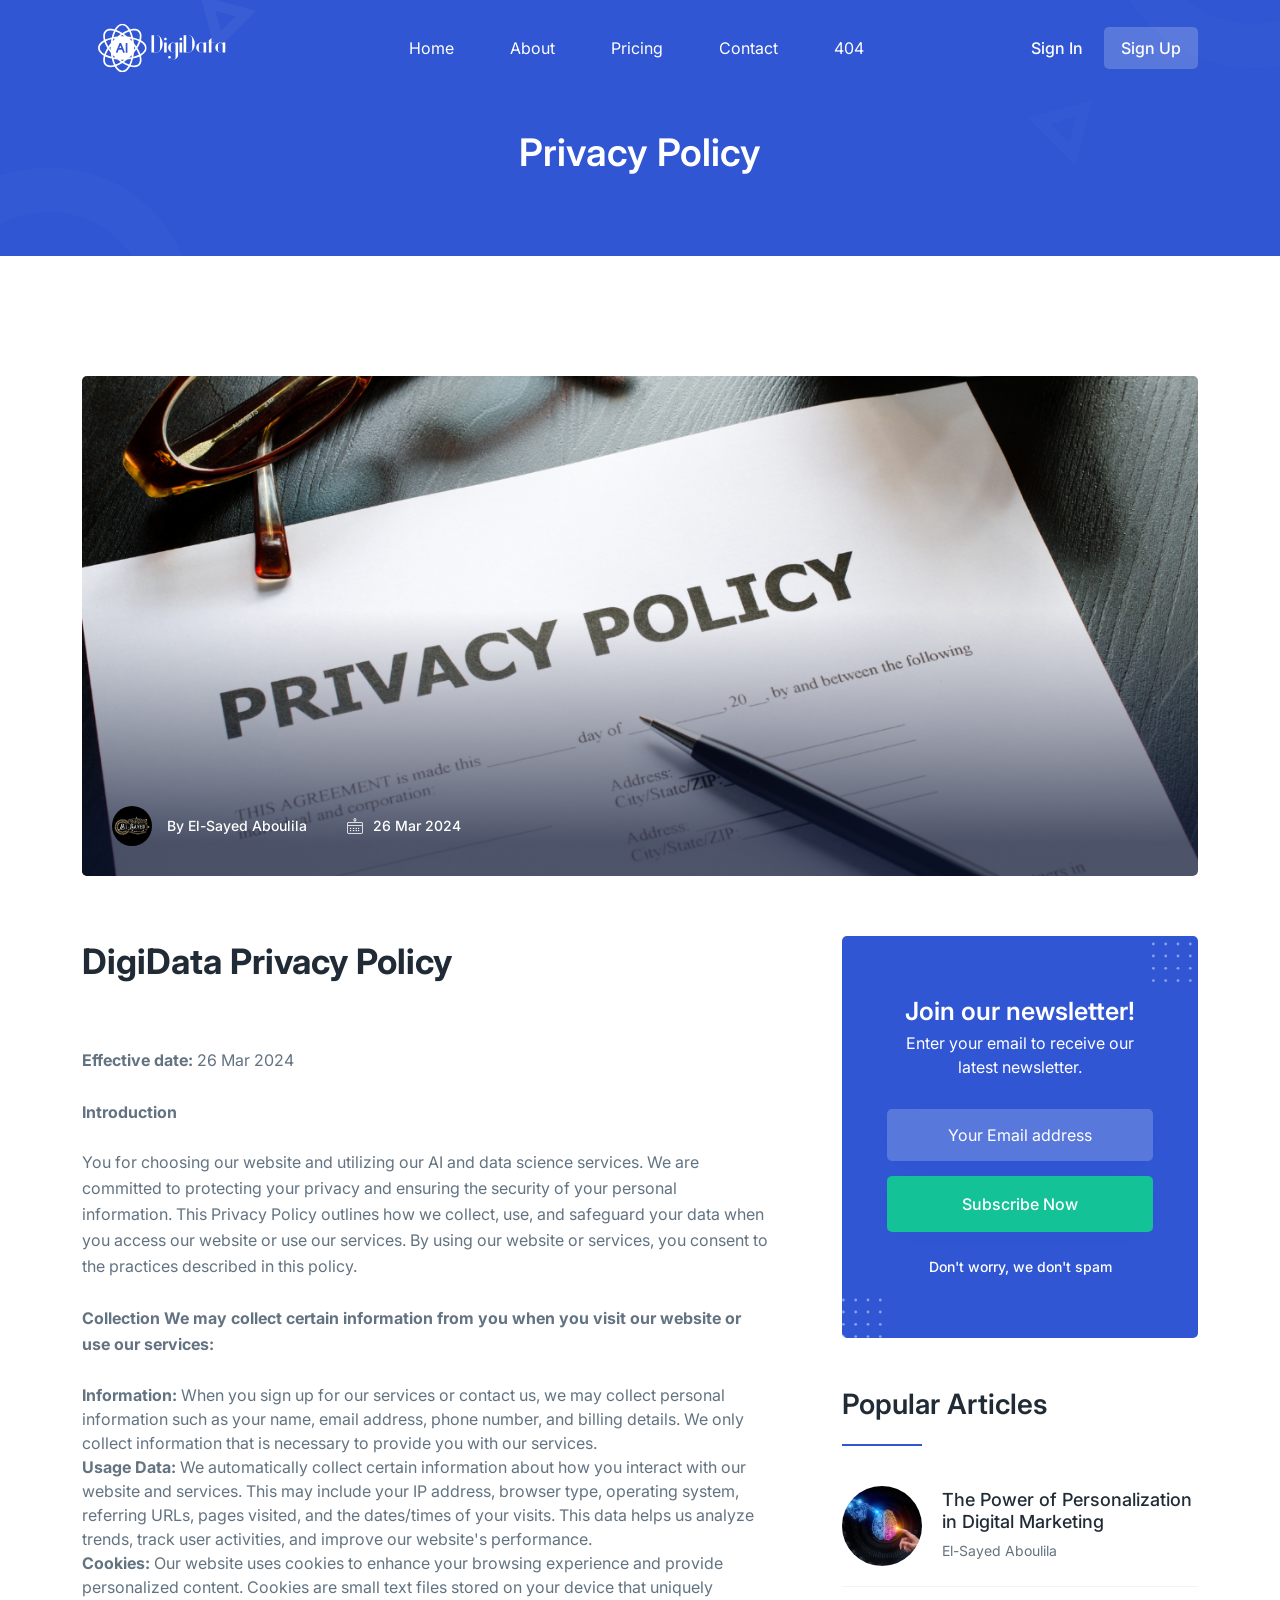
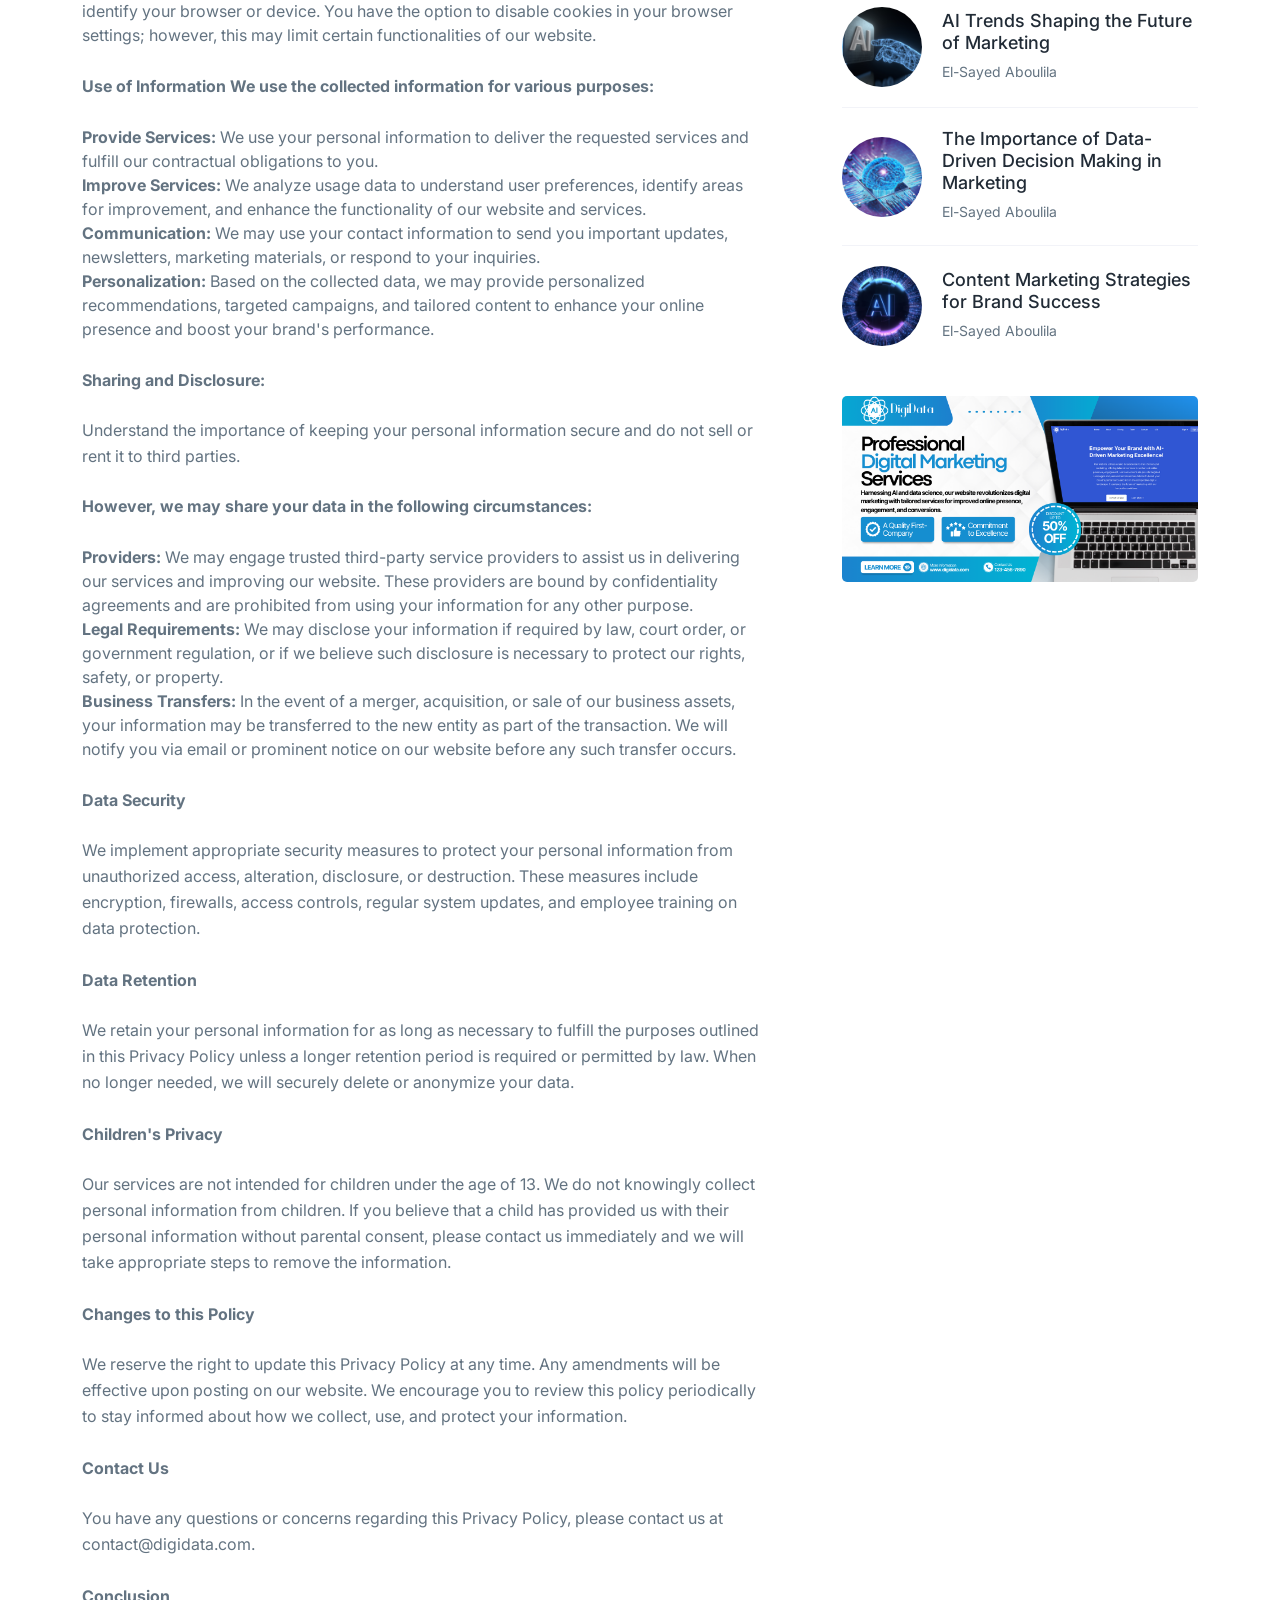
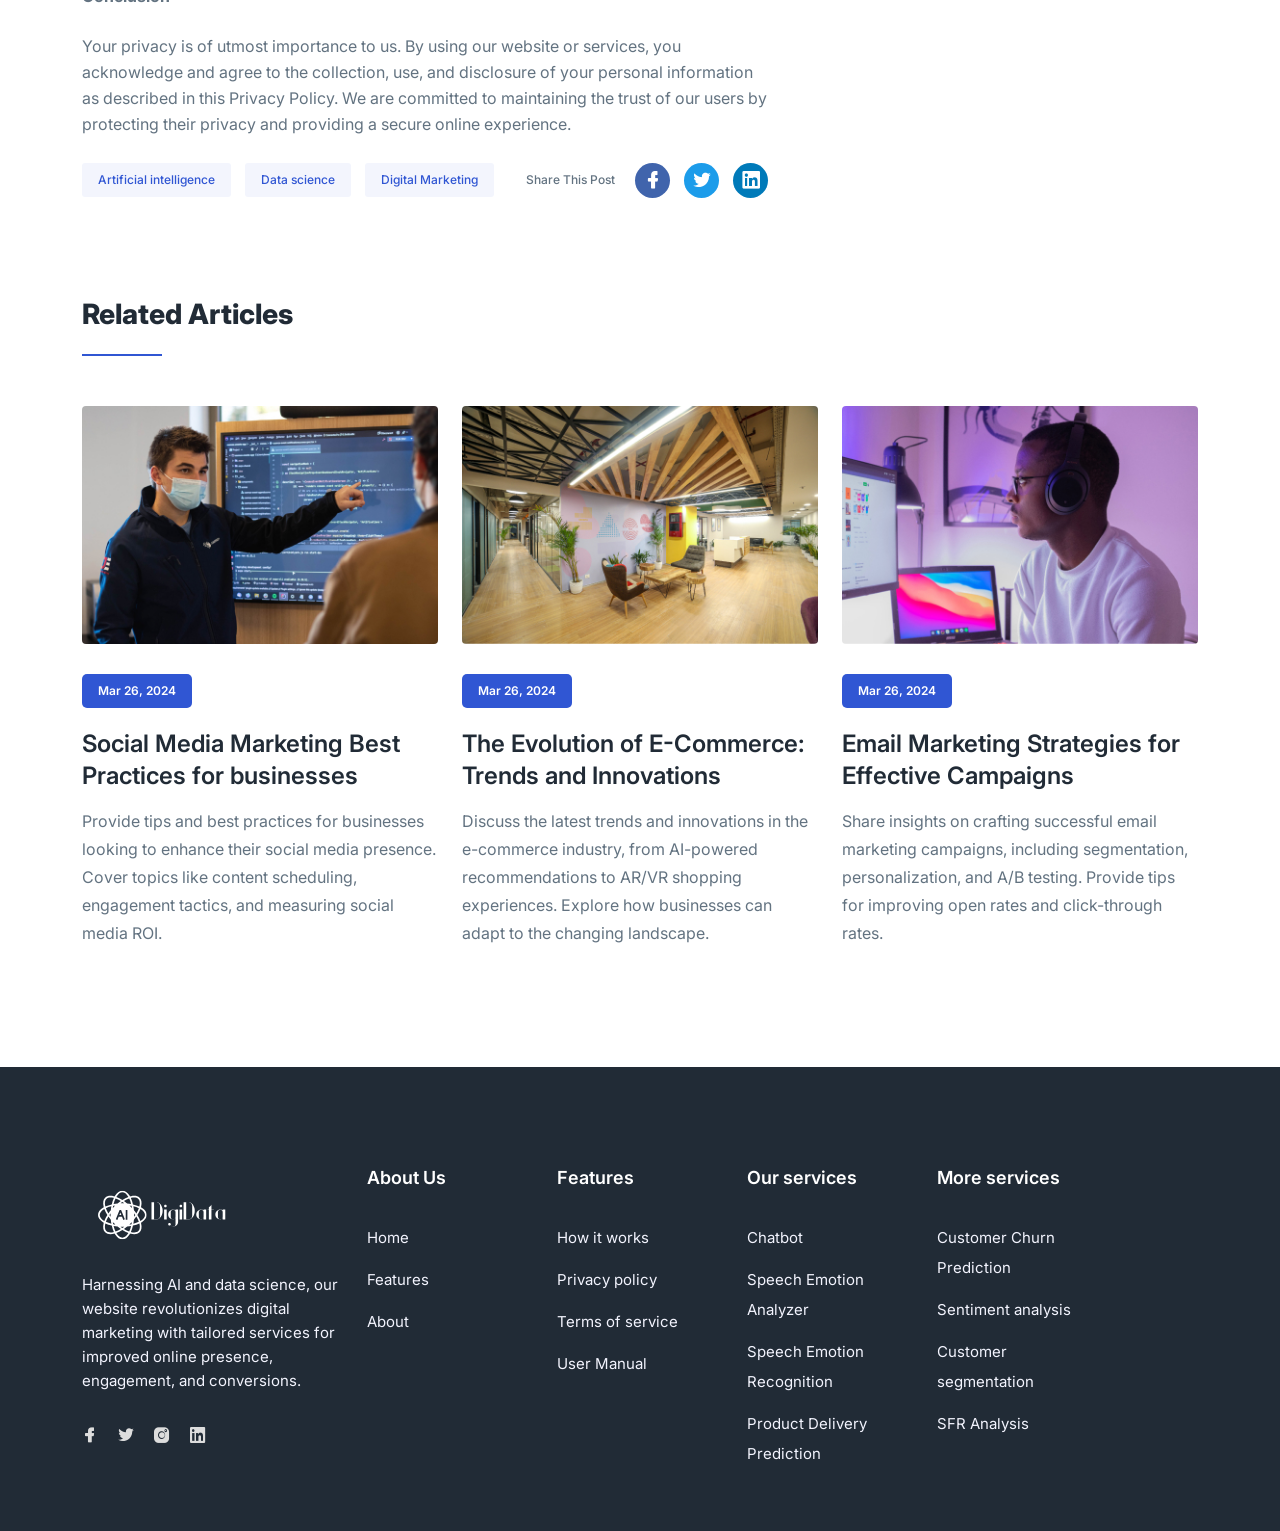
<file: Privacy-Policy.html>
<!DOCTYPE html>
<html lang="en">
  <head>
    <meta charset="UTF-8" />
    <meta http-equiv="X-UA-Compatible" content="IE=edge" />
    <meta name="viewport" content="width=device-width, initial-scale=1.0" />
    <title>DigiData | Empower Your Brand with AI-Driven Marketing Excellence!</title>

    <!--====== Favicon Icon ======-->
    <link
      rel="shortcut icon"
      href="assets/images/favicon.svg"
      type="image/svg"
    />

    <!-- ===== All CSS files ===== -->
    <link rel="stylesheet" href="assets/css/bootstrap.min.css" />
    <link rel="stylesheet" href="assets/css/animate.css" />
    <link rel="stylesheet" href="assets/css/lineicons.css" />
    <link rel="stylesheet" href="assets/css/ud-styles.css" />
  </head>
  <body>
    <!-- ====== Header Start ====== -->
    <header class="ud-header">
      <div class="container">
        <div class="row">
          <div class="col-lg-12">
            <nav class="navbar navbar-expand-lg">
              <a class="navbar-brand" href="index.html">
                <img src="assets/images/logo/logo.svg" alt="Logo" />
              </a>
              <button class="navbar-toggler">
                <span class="toggler-icon"> </span>
                <span class="toggler-icon"> </span>
                <span class="toggler-icon"> </span>
              </button>

              <div class="navbar-collapse">
                <ul id="nav" class="navbar-nav mx-auto">
                  <li class="nav-item">
                    <a class="ud-menu-scroll" href="index.html">Home</a>
                  </li>
                  <li class="nav-item">
                    <a class="ud-menu-scroll" href="about.html">About</a>
                  </li>
                  <li class="nav-item">
                    <a class="ud-menu-scroll" href="#pricing">Pricing</a>
                  </li>
                  <li class="nav-item">
                    <a class="ud-menu-scroll" href="contact.html">Contact</a>
                  </li>
                  <li class="nav-item">
                    <a class="ud-menu-scroll" href="404.html">404</a>
                  </li>
                    </ul>
                  </li>
                </ul>
              </div>

              <div class="navbar-btn d-none d-sm-inline-block">
                <a href="login.html" class="ud-main-btn ud-login-btn">
                  Sign In
                </a>
                <a class="ud-main-btn ud-white-btn" href="javascript:void(0)">
                  Sign Up
                </a>
              </div>
            </nav>
          </div>
        </div>
      </div>
    </header>
    <!-- ====== Header End ====== -->

    <!-- ====== Banner Start ====== -->
    <section class="ud-page-banner">
      <div class="container">
        <div class="row">
          <div class="col-lg-12">
            <div class="ud-banner-content">
              <h1>Privacy Policy</h1>
            </div>
          </div>
        </div>
      </div>
    </section>
    <!-- ====== Banner End ====== -->

    <!-- ====== Blog Details Start ====== -->
    <section class="ud-blog-details">
      <div class="container">
        <div class="row">
          <div class="col-lg-12">
            <div class="ud-blog-details-image">
              <img
                src="assets/images/blog/blog-details-02.png"
                alt="blog details"
              />
              <div class="ud-blog-overlay">
                <div class="ud-blog-overlay-content">
                  <div class="ud-blog-author">
                    <img src="assets/images/blog/author-01.png" alt="author" />
                    <span>
                      By <a href="https://www.linkedin.com/in/eaboulila/"> El-Sayed Aboulila </a>
                    </span>
                  </div>

                  <div class="ud-blog-meta">
                    <p class="date">
                      <i class="lni lni-calendar"></i> <span>26 Mar 2024</span>
                    </p>
                  </div>
                </div>
              </div>
            </div>
          </div>

          <div class="col-lg-8">
            <div class="ud-blog-details-content">
              <h2 class="ud-blog-details-title">
                DigiData Privacy Policy
              </h2>
               
              <p><br /></p>                              
              
              <p><b>Effective date:</b> 26 Mar 2024 </p>
               
                <p><br /></p>

                <p> <b>Introduction</b></p><br>
                  <p>You for choosing our website and utilizing our AI and data science services. We are committed to protecting your privacy and ensuring the security of your personal information. This Privacy Policy outlines how we collect, use, and safeguard your data when you access our website or use our services. By using our website or services, you consent to the practices described in this policy.</p>
               
                  <p><br /></p>

                <p><b>Collection We may collect certain information from you when you visit our website or use our services:</b></p>
               
                <p><br /></p>

                <ol>
                  <li><b>Information:</b>  When you sign up for our services or contact us, we may collect personal information such as your name, email address, phone number, and billing details. We only collect information that is necessary to provide you with our services.</li>
                  <li><b>Usage Data:</b> We automatically collect certain information about how you interact with our website and services. This may include your IP address, browser type, operating system, referring URLs, pages visited, and the dates/times of your visits. This data helps us analyze trends, track user activities, and improve our website's performance.</li>
                  <li><b>Cookies:</b> Our website uses cookies to enhance your browsing experience and provide personalized content. Cookies are small text files stored on your device that uniquely identify your browser or device. You have the option to disable cookies in your browser settings; however, this may limit certain functionalities of our website.</li>
                </ol>
               
                <p><br /></p>

                <p><b>Use of Information We use the collected information for various purposes:</b> </p>
               
                <p><br /></p>
                
                <ol>
                  <li><b>Provide Services:</b> We use your personal information to deliver the requested services and fulfill our contractual obligations to you.</li>
                  <li><b>Improve Services:</b> We analyze usage data to understand user preferences, identify areas for improvement, and enhance the functionality of our website and services.</li>
                  <li><b>Communication:</b> We may use your contact information to send you important updates, newsletters, marketing materials, or respond to your inquiries.</li>
                  <li><b>Personalization:</b> Based on the collected data, we may provide personalized recommendations, targeted campaigns, and tailored content to enhance your online presence and boost your brand's performance.</li>
                </ol>
               
                <p><br /></p>

                <p><b>Sharing and Disclosure:</b></p><br>
                <p>Understand the importance of keeping your personal information secure and do not sell or rent it to third parties.</p><br>
                 <p><b>However, we may share your data in the following circumstances:</b></p>
                
                <p><br /></p>

                <ol>
                  <li><b>Providers:</b>  We may engage trusted third-party service providers to assist us in delivering our services and improving our website. These providers are bound by confidentiality agreements and are prohibited from using your information for any other purpose.</li>
                  <li><b>Legal Requirements:</b> We may disclose your information if required by law, court order, or government regulation, or if we believe such disclosure is necessary to protect our rights, safety, or property.</li>
                  <li><b>Business Transfers:</b> In the event of a merger, acquisition, or sale of our business assets, your information may be transferred to the new entity as part of the transaction. We will notify you via email or prominent notice on our website before any such transfer occurs.</li>
                </ol>
               
                <p><br /></p>

                <p><b>Data Security</b> </p> <br>
                <p>We implement appropriate security measures to protect your personal information from unauthorized access, alteration, disclosure, or destruction. These measures include encryption, firewalls, access controls, regular system updates, and employee training on data protection.</p>
                
                <p><br /></p>
 
                <p><b>Data Retention</b> </p> <br>
                <p>We retain your personal information for as long as necessary to fulfill the purposes outlined in this Privacy Policy unless a longer retention period is required or permitted by law. When no longer needed, we will securely delete or anonymize your data.</p>
               
                <p><br /></p>

                <p><b>Children's Privacy</b> </p> <br>
                <p>Our services are not intended for children under the age of 13. We do not knowingly collect personal information from children. If you believe that a child has provided us with their personal information without parental consent, please contact us immediately and we will take appropriate steps to remove the information.</p>
                
                <p><br /></p>

                <p><b>Changes to this Policy</b> </p><br>
                <p>We reserve the right to update this Privacy Policy at any time. Any amendments will be effective upon posting on our website. We encourage you to review this policy periodically to stay informed about how we collect, use, and protect your information.</p>
               
                <p><br /></p>

                <p><b>Contact Us</b></p>
                <br>
                <p>You have any questions or concerns regarding this Privacy Policy, please contact us at contact@digidata.com.</p>
                
                <p><br /></p>

                <p><b>Conclusion</b></p><br>
                <p>Your privacy is of utmost importance to us. By using our website or services, you acknowledge and agree to the collection, use, and disclosure of your personal information as described in this Privacy Policy. We are committed to maintaining the trust of our users by protecting their privacy and providing a secure online experience.</p>
                <p><br /></p>

              <div class="ud-blog-details-action">
                <ul class="ud-blog-tags">
                  <li>
                    <a href="javascript:void(0)">Artificial intelligence</a>
                  </li>
                  <li>
                    <a href="javascript:void(0)">Data science</a>
                  </li>
                  <li>
                    <a href="javascript:void(0)">Digital Marketing</a>
                  </li>
                </ul>
                <div class="ud-blog-share">
                  <h6>Share This Post</h6>
                  <ul class="ud-blog-share-links">
                    <li>
                      <a href="javascript:void(0)" class="facebook">
                        <i class="lni lni-facebook-filled"></i>
                      </a>
                    </li>
                    <li>
                      <a href="javascript:void(0)" class="twitter">
                        <i class="lni lni-twitter-filled"></i>
                      </a>
                    </li>
                    <li>
                      <a href="javascript:void(0)" class="linkedin">
                        <i class="lni lni-linkedin-original"></i>
                      </a>
                    </li>
                  </ul>
                </div>
              </div>
            </div>
          </div>
          <div class="col-lg-4">
            <div class="ud-blog-sidebar">
              <div class="ud-newsletter-box">
                <img
                  src="assets/images/blog/dotted-shape.svg"
                  alt="shape"
                  class="shape shape-1"
                />
                <img
                  src="assets/images/blog/dotted-shape.svg"
                  alt="shape"
                  class="shape shape-2"
                />
                <h3 class="ud-newsletter-title">Join our newsletter!</h3>
                <p>Enter your email to receive our latest newsletter.</p>
                <form class="ud-newsletter-form">
                  <input
                    type="email"
                    name="email"
                    placeholder="Your Email address"
                  />
                  <button class="ud-main-btn">Subscribe Now</button>
                  <p class="ud-newsletter-note">Don't worry, we don't spam</p>
                </form>
              </div>

              <div class="ud-articles-box">
                <h3 class="ud-articles-box-title">Popular Articles</h3>
                <ul class="ud-articles-list">
                  <li>
                    <div class="ud-article-image">
                      <img
                        src="assets/images/blog/article-author-01.png"
                        alt="author"
                      />
                    </div>
                    <div class="ud-article-content">
                      <h5 class="ud-article-title">
                        <a href="blog-details.html">
                          The Power of Personalization in Digital Marketing
                        </a>
                      </h5>
                      <p class="ud-article-author">El-Sayed Aboulila</p>
                    </div>
                  </li>
                  <li>
                    <div class="ud-article-image">
                      <img
                        src="assets/images/blog/article-author-02.png"
                        alt="author"
                      />
                    </div>
                    <div class="ud-article-content">
                      <h5 class="ud-article-title">
                        <a href="blog-details.html">
                          AI Trends Shaping the Future of Marketing
                        </a>
                      </h5>
                      <p class="ud-article-author">El-Sayed Aboulila</p>
                    </div>
                  </li>
                  <li>
                    <div class="ud-article-image">
                      <img
                        src="assets/images/blog/article-author-03.png"
                        alt="author"
                      />
                    </div>
                    <div class="ud-article-content">
                      <h5 class="ud-article-title">
                        <a href="blog-details.html">
                          The Importance of Data-Driven Decision Making in Marketing
                        </a>
                      </h5>
                      <p class="ud-article-author">El-Sayed Aboulila</p>
                    </div>
                  </li>
                  <li>
                    <div class="ud-article-image">
                      <img
                        src="assets/images/blog/article-author-04.png"
                        alt="author"
                      />
                    </div>
                    <div class="ud-article-content">
                      <h5 class="ud-article-title">
                        <a href="blog-details.html">
                          Content Marketing Strategies for Brand Success
                        </a>
                      </h5>
                      <p class="ud-article-author">El-Sayed Aboulila</p>
                    </div>
                  </li>
                </ul>
              </div>

              <div class="ud-banner-ad">
                <a href="javascript:void(0)">
                  <img
                    src="assets/images/blog/bannder-ad.png"
                    alt="ad banner"
                  />
                </a>
              </div>
            </div>
          </div>
        </div>
      </div>
    </section>
    <!-- ====== Blog Details End ====== -->

    <!-- ====== Blog Start ====== -->
    <section class="ud-blog-grids ud-related-articles">
      <div class="container">
        <div class="row col-lg-12">
          <div class="ud-related-title">
            <h2 class="ud-related-articles-title">Related Articles</h2>
          </div>
        </div>
        <div class="row">
          <div class="col-lg-4 col-md-6">
            <div class="ud-single-blog">
              <div class="ud-blog-image">
                <a href="index.html">
                  <img src="assets/images/blog/blog-01.jpg" alt="blog" />
                </a>
              </div>
              <div class="ud-blog-content">
                <span class="ud-blog-date">Mar 26, 2024</span>
                <h3 class="ud-blog-title">
                  <a href="blog-details.html">
                    Social Media Marketing Best Practices for businesses
                  </a>
                </h3>
                <p class="ud-blog-desc">
                  Provide tips and best practices for businesses looking to enhance their social media presence. Cover topics like content scheduling, engagement tactics, and measuring social media ROI.
                </p>
              </div>
            </div>
          </div>
          <div class="col-lg-4 col-md-6">
            <div class="ud-single-blog">
              <div class="ud-blog-image">
                <a href="blog-details.html">
                  <img src="assets/images/blog/blog-02.jpg" alt="blog" />
                </a>
              </div>
              <div class="ud-blog-content">
                <span class="ud-blog-date">Mar 26, 2024</span>
                <h3 class="ud-blog-title">
                  <a href="blog-details.html">
                    The Evolution of E-Commerce: Trends and Innovations
                  </a>
                </h3>
                <p class="ud-blog-desc">
                  Discuss the latest trends and innovations in the e-commerce industry, from AI-powered recommendations to AR/VR shopping experiences. Explore how businesses can adapt to the changing landscape.
                </p>
              </div>
            </div>
          </div>
          <div class="col-lg-4 col-md-6">
            <div class="ud-single-blog">
              <div class="ud-blog-image">
                <a href="blog-details.html">
                  <img src="assets/images/blog/blog-03.jpg" alt="blog" />
                </a>
              </div>
              <div class="ud-blog-content">
                <span class="ud-blog-date">Mar 26, 2024</span>
                <h3 class="ud-blog-title">
                  <a href="blog-details.html">
                    Email Marketing Strategies for Effective Campaigns
                  </a>
                </h3>
                <p class="ud-blog-desc">
                  Share insights on crafting successful email marketing campaigns, including segmentation, personalization, and A/B testing. Provide tips for improving open rates and click-through rates.
                </p>
              </div>
            </div>
          </div>
        </div>
      </div>
    </section>
    <!-- ====== Blog End ====== -->

     <!-- ====== Footer Start ====== -->
     <footer class="ud-footer wow fadeInUp" data-wow-delay=".15s">
      <div class="ud-footer-widgets">
        <div class="container">
          <div class="row">
            <div class="col-xl-3 col-lg-4 col-md-6">
              <div class="ud-widget">
                <a href="index.html" class="ud-footer-logo">
                  <img src="assets/images/logo/logo.svg" alt="logo" />
                </a>
                <p class="ud-widget-desc">
                  Harnessing AI and data science, our website revolutionizes digital marketing with tailored services for improved online presence, engagement, and conversions.
                </p>
                <ul class="ud-widget-socials">
                  <li>
                    <a href="https://www.linkedin.com/in/eaboulila/">
                      <i class="lni lni-facebook-filled"></i>
                    </a>
                  </li>
                  <li>
                    <a href="https://www.linkedin.com/in/eaboulila/">
                      <i class="lni lni-twitter-filled"></i>
                    </a>
                  </li>
                  <li>
                    <a href="https://www.linkedin.com/in/eaboulila/">
                      <i class="lni lni-instagram-filled"></i>
                    </a>
                  </li>
                  <li>
                    <a href="https://www.linkedin.com/in/eaboulila/">
                      <i class="lni lni-linkedin-original"></i>
                    </a>
                  </li>
                </ul>
              </div>
            </div>

            <div class="col-xl-2 col-lg-2 col-md-6 col-sm-6">
              <div class="ud-widget">
                <h5 class="ud-widget-title">About Us</h5>
                <ul class="ud-widget-links">
                  <li>
                    <a href="index.html">Home</a>
                  </li>
                  <li>
                    <a href="#features">Features</a>
                  </li>
                  <li>
                    <a href="about.html">About</a>
                  </li>
                </ul>
              </div>
            </div>
            <div class="col-xl-2 col-lg-3 col-md-6 col-sm-6">
              <div class="ud-widget">
                <h5 class="ud-widget-title">Features</h5>
                <ul class="ud-widget-links">
                  <li>
                    <a href="about.html">How it works</a>
                  </li>
                  <li>
                    <a href="Privacy-Policy.html">Privacy policy</a>
                  </li>
                  <li>
                    <a href="Terms-And-Conditions.html">Terms of service</a>
                  </li>
                  <li>
                    <a href="User-Manual.html">User Manual</a>
                  </li>
                </ul>
              </div>
            </div>
            <div class="col-xl-2 col-lg-3 col-md-6 col-sm-6">
              <div class="ud-widget">
                <h5 class="ud-widget-title">Our services</h5>
                <ul class="ud-widget-links">
                  <li>
                    <a
                      href="contact.html"
                      rel="nofollow noopner"
                      target="_blank"
                      >Chatbot
                    </a>
                  </li>
                  <li>
                    <a
                      href="contact.html"
                      rel="nofollow noopner"
                      target="_blank"
                      >Speech Emotion Analyzer</a
                    >
                  </li>
                  <li>
                    <a
                      href="contact.html"
                      rel="nofollow noopner"
                      target="_blank"
                      >Speech Emotion Recognition</a
                    >
                  </li>
                  <li>
                    <a
                      href="contact.html"
                      rel="nofollow noopner"
                      target="_blank"
                      >Product Delivery Prediction</a
                    >
                  </li>
                </ul>
              </div>
            </div>
             <div class="col-xl-2 col-lg-3 col-md-6 col-sm-6">
              <div class="ud-widget">
                <h5 class="ud-widget-title">More services</h5>
                <ul class="ud-widget-links">
                  <li>
                    <a
                      href="contact.html"
                      rel="nofollow noopner"
                      target="_blank"
                      >Customer Churn Prediction
                    </a>
                  </li>
                  <li>
                    <a
                      href="contact.html"
                      rel="nofollow noopner"
                      target="_blank"
                      >Sentiment analysis</a
                    >
                  </li>
                  <li>
                    <a
                      href="contact.html"
                      rel="nofollow noopner"
                      target="_blank"
                      >Customer segmentation</a
                    >
                  </li>
                  <li>
                    <a
                      href="contact.html"
                      rel="nofollow noopner"
                      target="_blank"
                      >SFR Analysis</a
                    >
                  </li>
                </ul>
              </div>
            </div>
            <div class="col-md-4">
            </div>
          </div>
        </div>
      </div>
    </footer>
    <!-- ====== Footer End ====== -->

    <!-- ====== Back To Top Start ====== -->
    <a href="javascript:void(0)" class="back-to-top">
      <i class="lni lni-chevron-up"> </i>
    </a>
    <!-- ====== Back To Top End ====== -->

    <!-- ====== All Javascript Files ====== -->
    <script src="assets/js/bootstrap.bundle.min.js"></script>
    <script src="assets/js/wow.min.js"></script>
    <script src="assets/js/main.js"></script>
    <script>
      // ==== for menu scroll
      const pageLink = document.querySelectorAll(".ud-menu-scroll");

      pageLink.forEach((elem) => {
        elem.addEventListener("click", (e) => {
          e.preventDefault();
          document.querySelector(elem.getAttribute("href")).scrollIntoView({
            behavior: "smooth",
            offsetTop: 1 - 60,
          });
        });
      });

      // section menu active
      function onScroll(event) {
        const sections = document.querySelectorAll(".ud-menu-scroll");
        const scrollPos =
          window.pageYOffset ||
          document.documentElement.scrollTop ||
          document.body.scrollTop;

        for (let i = 0; i < sections.length; i++) {
          const currLink = sections[i];
          const val = currLink.getAttribute("href");
          const refElement = document.querySelector(val);
          const scrollTopMinus = scrollPos + 73;
          if (
            refElement.offsetTop <= scrollTopMinus &&
            refElement.offsetTop + refElement.offsetHeight > scrollTopMinus
          ) {
            document
              .querySelector(".ud-menu-scroll")
              .classList.remove("active");
            currLink.classList.add("active");
          } else {
            currLink.classList.remove("active");
          }
        }
      }

      window.document.addEventListener("scroll", onScroll);
    </script>
  </body>
</html>
</file>
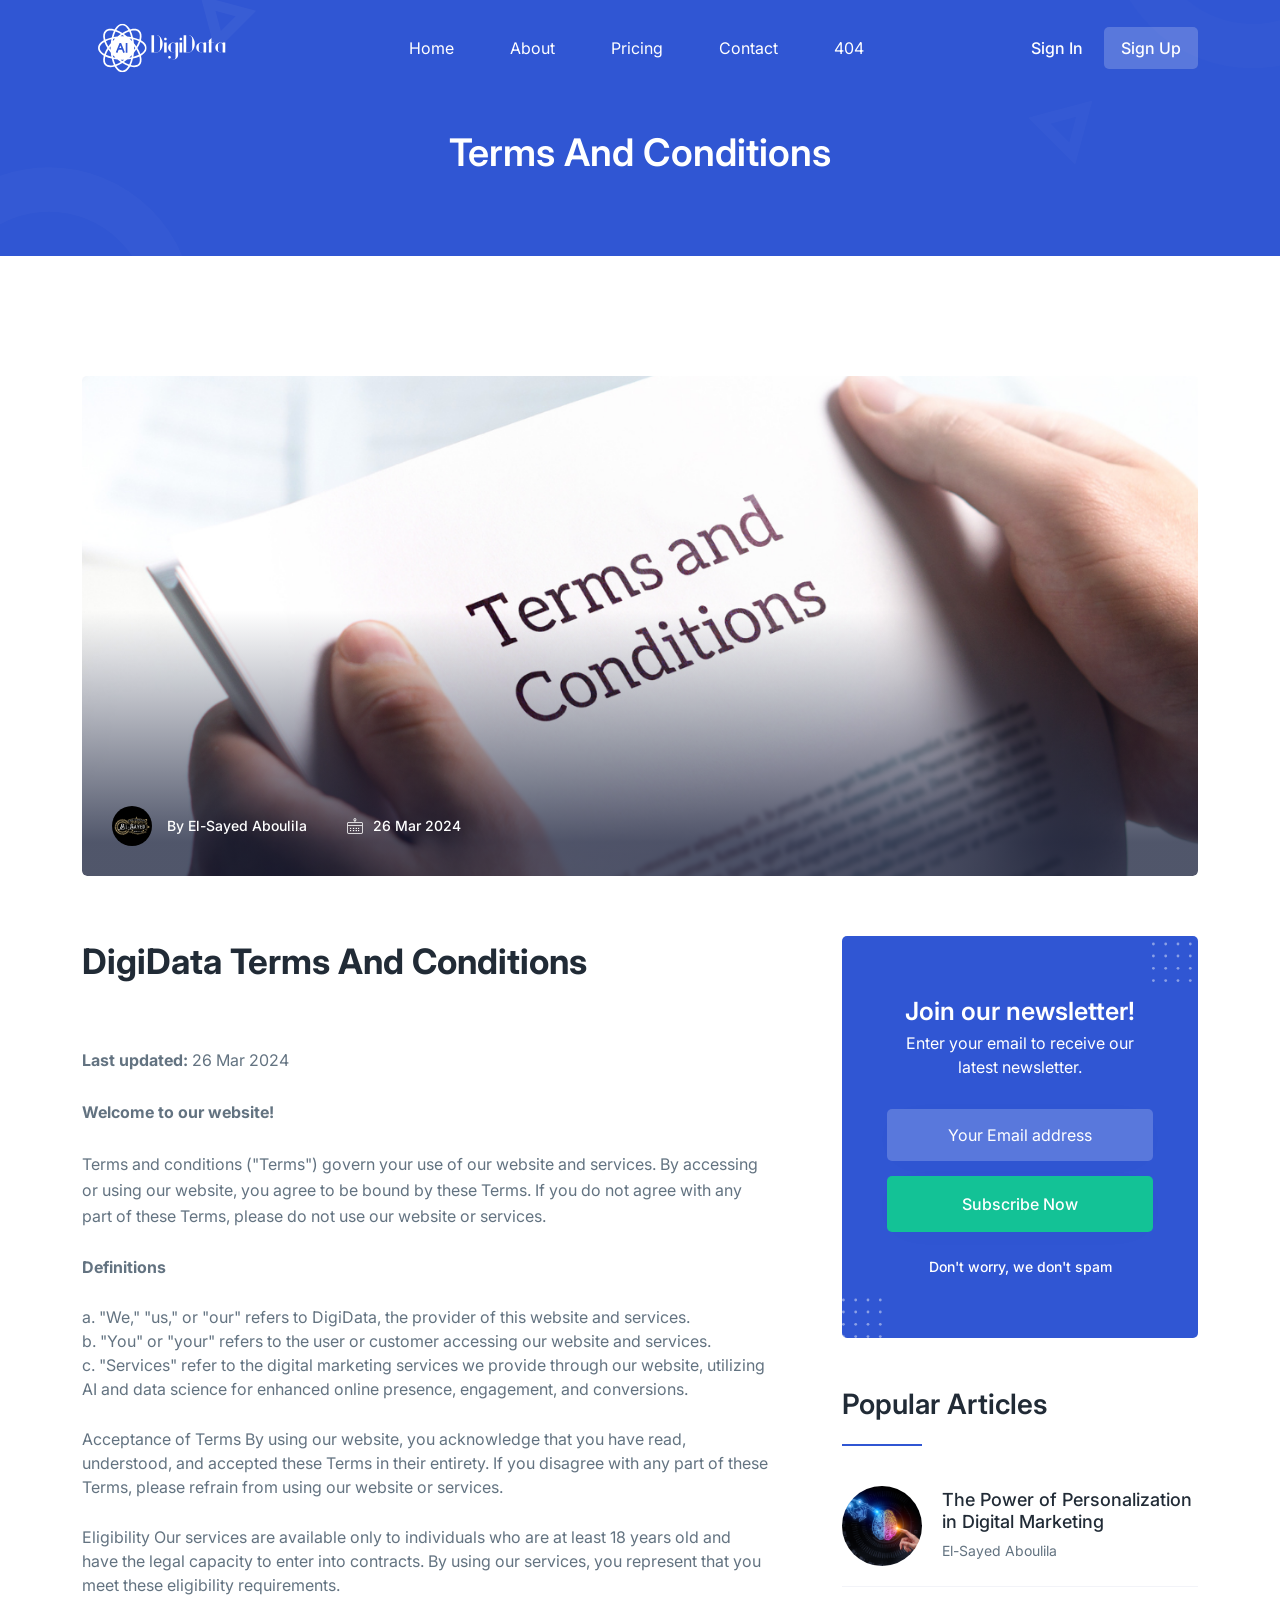
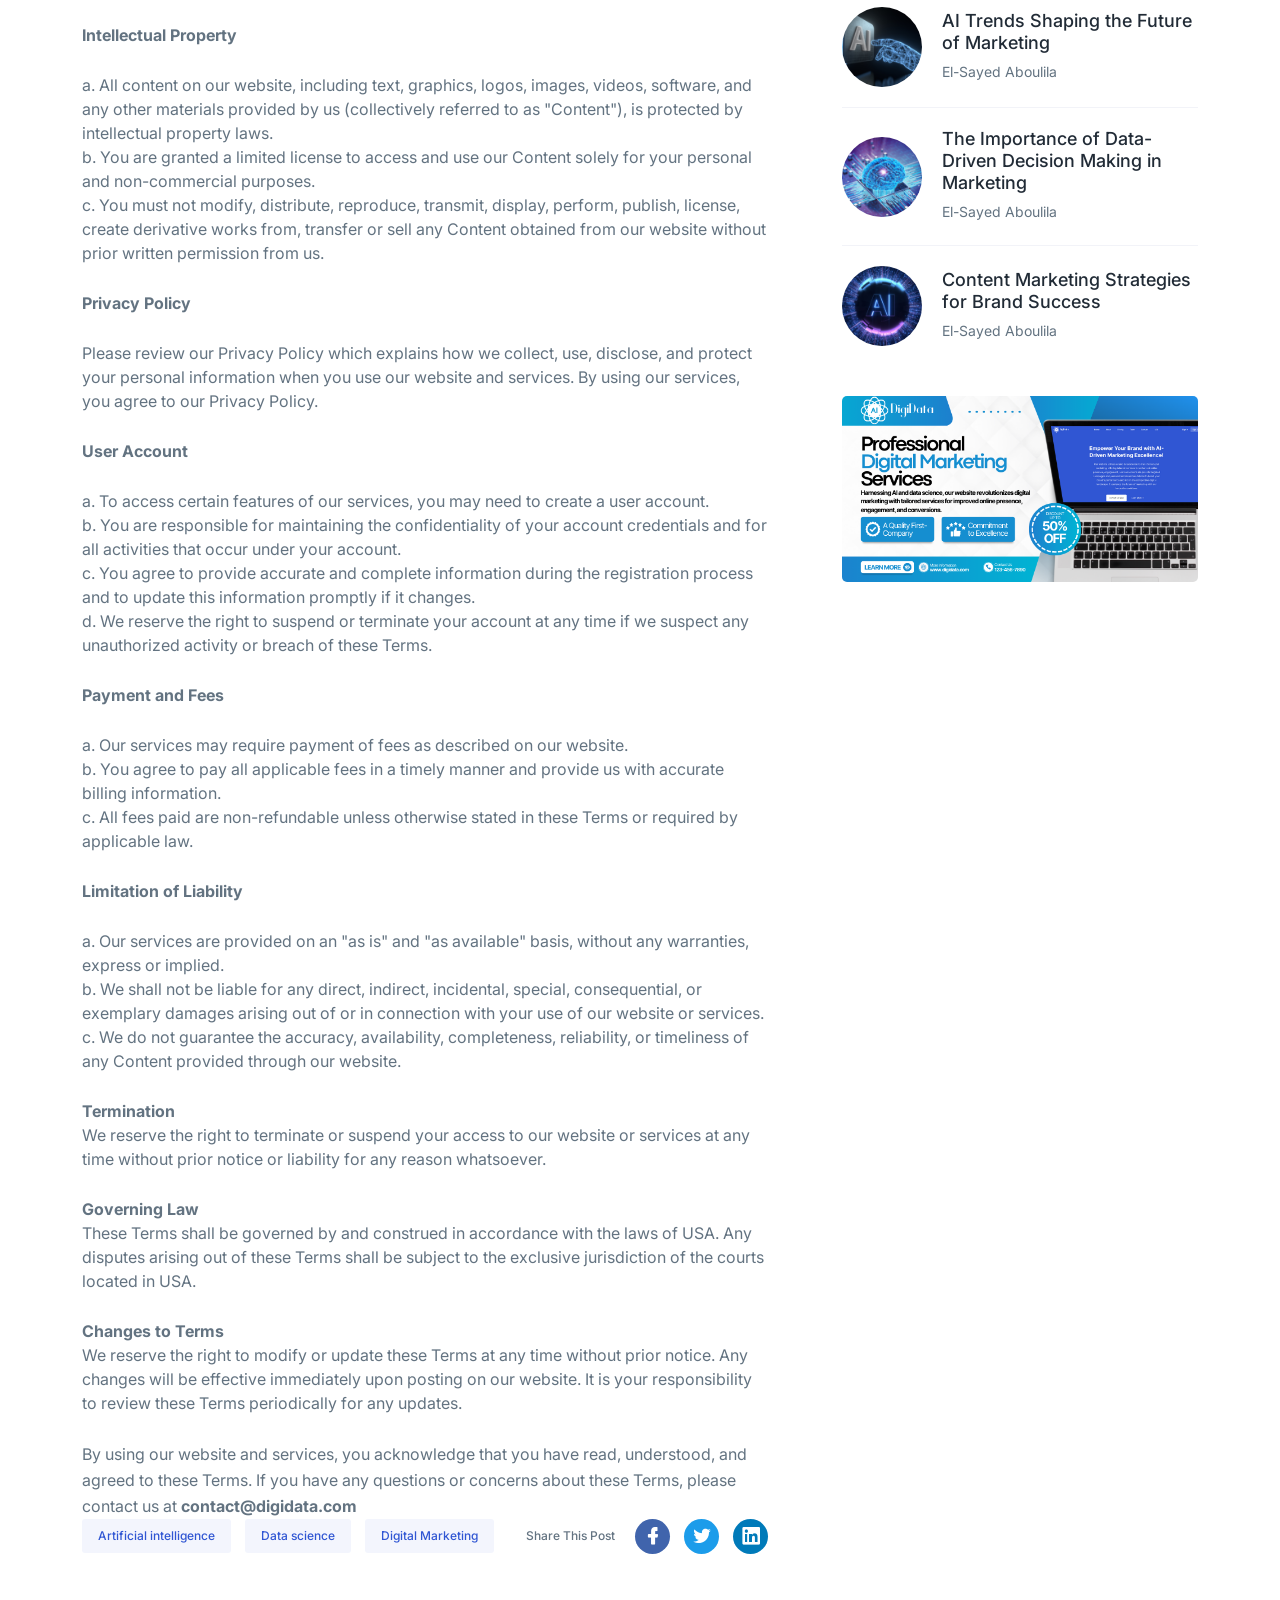
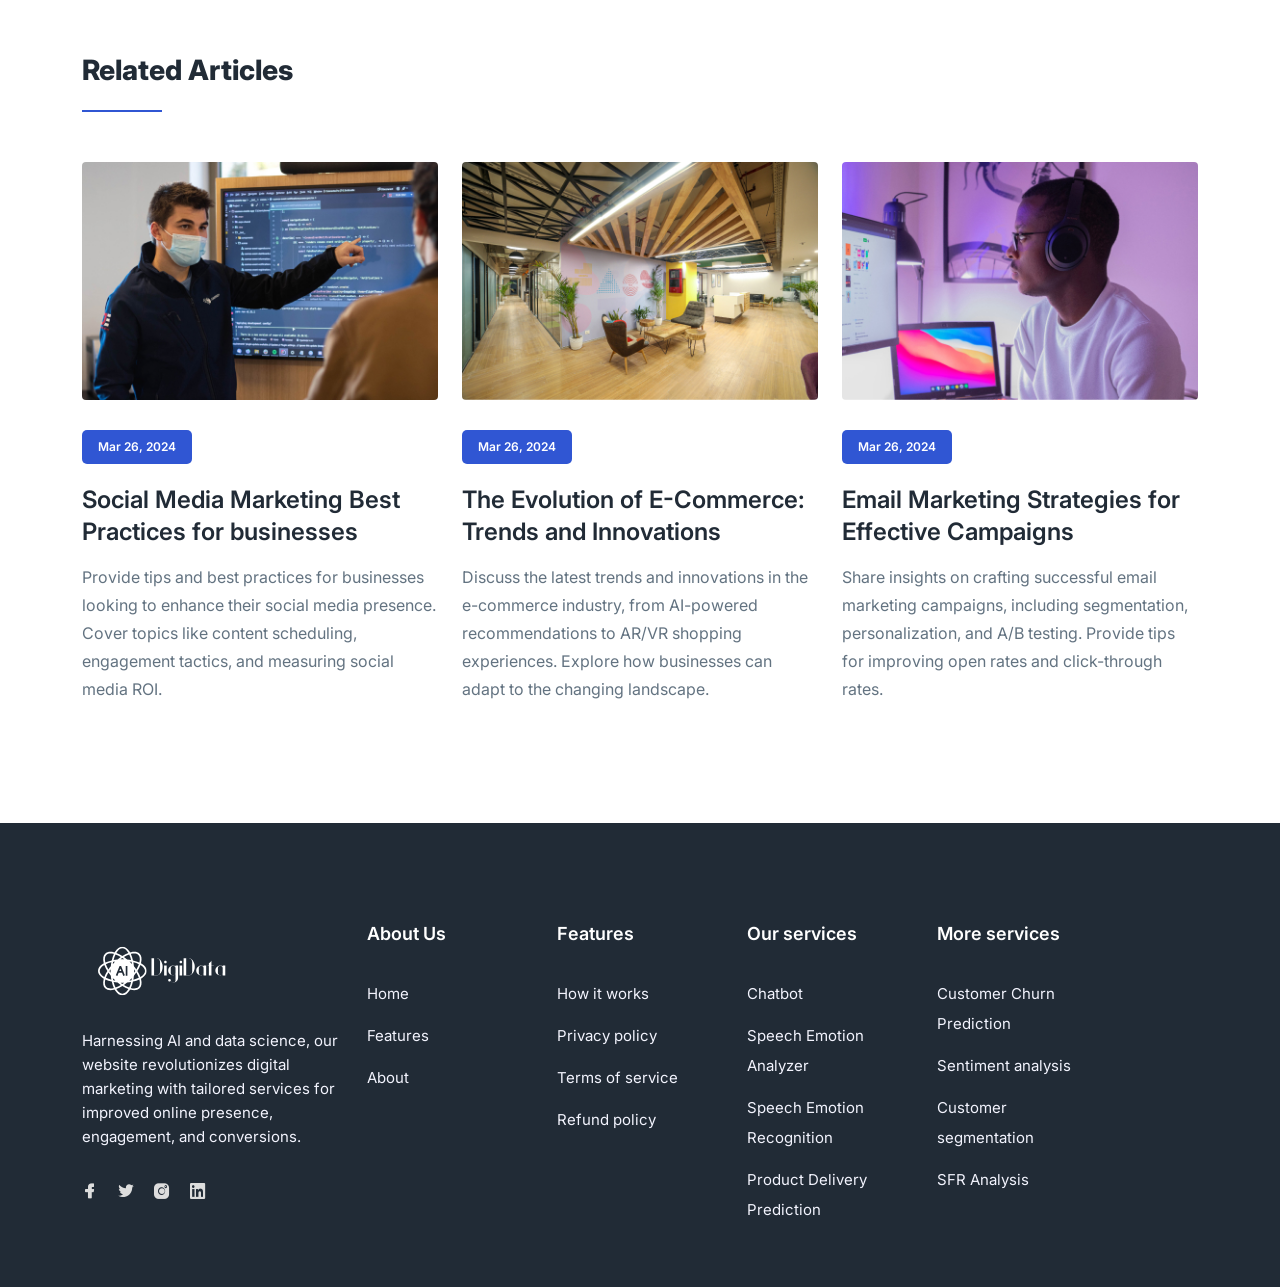
<file: Terms-And-Conditions.html>
<!DOCTYPE html>
<html lang="en">
  <head>
    <meta charset="UTF-8" />
    <meta http-equiv="X-UA-Compatible" content="IE=edge" />
    <meta name="viewport" content="width=device-width, initial-scale=1.0" />
    <title>DigiData | Empower Your Brand with AI-Driven Marketing Excellence!</title>

    <!--====== Favicon Icon ======-->
    <link
      rel="shortcut icon"
      href="assets/images/favicon.svg"
      type="image/svg"
    />

    <!-- ===== All CSS files ===== -->
    <link rel="stylesheet" href="assets/css/bootstrap.min.css" />
    <link rel="stylesheet" href="assets/css/animate.css" />
    <link rel="stylesheet" href="assets/css/lineicons.css" />
    <link rel="stylesheet" href="assets/css/ud-styles.css" />
  </head>
  <body>
    <!-- ====== Header Start ====== -->
    <header class="ud-header">
      <div class="container">
        <div class="row">
          <div class="col-lg-12">
            <nav class="navbar navbar-expand-lg">
              <a class="navbar-brand" href="index.html">
                <img src="assets/images/logo/logo.svg" alt="Logo" />
              </a>
              <button class="navbar-toggler">
                <span class="toggler-icon"> </span>
                <span class="toggler-icon"> </span>
                <span class="toggler-icon"> </span>
              </button>

              <div class="navbar-collapse">
                <ul id="nav" class="navbar-nav mx-auto">
                  <li class="nav-item">
                    <a class="ud-menu-scroll" href="index.html">Home</a>
                  </li>
                  <li class="nav-item">
                    <a class="ud-menu-scroll" href="about.html">About</a>
                  </li>
                  <li class="nav-item">
                    <a class="ud-menu-scroll" href="#pricing">Pricing</a>
                  </li>
                  <li class="nav-item">
                    <a class="ud-menu-scroll" href="contact.html">Contact</a>
                  </li>
                  <li class="nav-item">
                    <a class="ud-menu-scroll" href="404.html">404</a>
                  </li>
                    </ul>
                  </li>
                </ul>
              </div>

              <div class="navbar-btn d-none d-sm-inline-block">
                <a href="login.html" class="ud-main-btn ud-login-btn">
                  Sign In
                </a>
                <a class="ud-main-btn ud-white-btn" href="javascript:void(0)">
                  Sign Up
                </a>
              </div>
            </nav>
          </div>
        </div>
      </div>
    </header>
    <!-- ====== Header End ====== -->

    <!-- ====== Banner Start ====== -->
    <section class="ud-page-banner">
      <div class="container">
        <div class="row">
          <div class="col-lg-12">
            <div class="ud-banner-content">
              <h1>Terms And Conditions</h1>
            </div>
          </div>
        </div>
      </div>
    </section>
    <!-- ====== Banner End ====== -->

    <!-- ====== Blog Details Start ====== -->
    <section class="ud-blog-details">
      <div class="container">
        <div class="row">
          <div class="col-lg-12">
            <div class="ud-blog-details-image">
              <img
                src="assets/images/blog/blog-details-03.png"
                alt="blog details"
              />
              <div class="ud-blog-overlay">
                <div class="ud-blog-overlay-content">
                  <div class="ud-blog-author">
                    <img src="assets/images/blog/author-01.png" alt="author" />
                    <span>
                      By <a href="https://www.linkedin.com/in/eaboulila/"> El-Sayed Aboulila </a>
                    </span>
                  </div>

                  <div class="ud-blog-meta">
                    <p class="date">
                      <i class="lni lni-calendar"></i> <span>26 Mar 2024</span>
                    </p>
                  </div>
                </div>
              </div>
            </div>
          </div>

          <div class="col-lg-8">
            <div class="ud-blog-details-content">
              <h2 class="ud-blog-details-title">
                DigiData Terms And Conditions
              </h2>
               
              <p><br /></p>                                           
              <p><b>Last updated:</b> 26 Mar 2024 </p>
              <p><br /></p>

              <p><b>Welcome to our website!</b></p>
              <p><br /></p>
              <p>Terms and conditions ("Terms") govern your use of our website and services. By accessing or using our website, you agree to be bound by these Terms. If you do not agree with any part of these Terms, please do not use our website or services.</p>
              <p><br /></p>

              <ol>
                <li><b>Definitions</b> <br>
                  <p><br /></p>
                  a. "We," "us," or "our" refers to DigiData, the provider of this website and services. <br>
                  b. "You" or "your" refers to the user or customer accessing our website and services. <br>
                  c. "Services" refer to the digital marketing services we provide through our website, utilizing AI and data science for enhanced online presence, engagement, and conversions.</li>
                <p><br /></p>
                <li>Acceptance of Terms By using our website, you acknowledge that you have read, understood, and accepted these Terms in their entirety. If you disagree with any part of these Terms, please refrain from using our website or services.</li>
                <p><br /></p>
                <li>Eligibility Our services are available only to individuals who are at least 18 years old and have the legal capacity to enter into contracts. By using our services, you represent that you meet these eligibility requirements.</li>
                <p><br /></p>
                <li><b>Intellectual Property</b> <br>
                  <p><br /></p>
                  a. All content on our website, including text, graphics, logos, images, videos, software, and any other materials provided by us (collectively referred to as "Content"), is protected by intellectual property laws. <br>
                  b. You are granted a limited license to access and use our Content solely for your personal and non-commercial purposes. <br>
                  c. You must not modify, distribute, reproduce, transmit, display, perform, publish, license, create derivative works from, transfer or sell any Content obtained from our website without prior written permission from us.</li>
                <p><br /></p>
                <li><b>Privacy Policy </b>
                  <p><br /></p>
                  Please review our Privacy Policy which explains how we collect, use, disclose, and protect your personal information when you use our website and services. By using our services, you agree to our Privacy Policy.</li>
                <p><br /></p>
                <li><b>User Account</b>                
                  <p><br /></p>
                  a. To access certain features of our services, you may need to create a user account. <br>
                  b. You are responsible for maintaining the confidentiality of your account credentials and for all activities that occur under your account. <br>
                  c. You agree to provide accurate and complete information during the registration process and to update this information promptly if it changes. <br>
                  d. We reserve the right to suspend or terminate your account at any time if we suspect any unauthorized activity or breach of these Terms.</li>
                <p><br /></p>
                <li><b>Payment and Fees </b>
                  <p><br /></p>
                  a. Our services may require payment of fees as described on our website. <br>
                  b. You agree to pay all applicable fees in a timely manner and provide us with accurate billing information. <br>
                  c. All fees paid are non-refundable unless otherwise stated in these Terms or required by applicable law.<br>
                </li>
                <p><br /></p>
                <li> <b>Limitation of Liability</b>
                  <p><br /></p>
                  a. Our services are provided on an "as is" and "as available" basis, without any warranties, express or implied. <br>
                  b. We shall not be liable for any direct, indirect, incidental, special, consequential, or exemplary damages arising out of or in connection with your use of our website or services. <br>
                  c. We do not guarantee the accuracy, availability, completeness, reliability, or timeliness of any Content provided through our website.
                </li>
                <p><br /></p>
                <li><b>Termination</b> <br>
                  We reserve the right to terminate or suspend your access to our website or services at any time without prior notice or liability for any reason whatsoever.
                </li>
                <p><br /></p>
                <li><b>Governing Law</b> <br>
                  These Terms shall be governed by and construed in accordance with the laws of USA. Any disputes arising out of these Terms shall be subject to the exclusive jurisdiction of the courts located in USA.</li>
                <p><br /></p>
                <li> <b>Changes to Terms</b> <br>
                  We reserve the right to modify or update these Terms at any time without prior notice. Any changes will be effective immediately upon posting on our website. It is your responsibility to review these Terms periodically for any updates.</li>
              </ol>
              <p><br /></p>
              <p>By using our website and services, you acknowledge that you have read, understood, and agreed to these Terms. If you have any questions or concerns about these Terms, please contact us at <b>contact@digidata.com</b></p>
              
              <div class="ud-blog-details-action">
                <ul class="ud-blog-tags">
                  <li>
                    <a href="javascript:void(0)">Artificial intelligence</a>
                  </li>
                  <li>
                    <a href="javascript:void(0)">Data science</a>
                  </li>
                  <li>
                    <a href="javascript:void(0)">Digital Marketing</a>
                  </li>
                </ul>
                <div class="ud-blog-share">
                  <h6>Share This Post</h6>
                  <ul class="ud-blog-share-links">
                    <li>
                      <a href="javascript:void(0)" class="facebook">
                        <i class="lni lni-facebook-filled"></i>
                      </a>
                    </li>
                    <li>
                      <a href="javascript:void(0)" class="twitter">
                        <i class="lni lni-twitter-filled"></i>
                      </a>
                    </li>
                    <li>
                      <a href="javascript:void(0)" class="linkedin">
                        <i class="lni lni-linkedin-original"></i>
                      </a>
                    </li>
                  </ul>
                </div>
              </div>
            </div>
          </div>
          <div class="col-lg-4">
            <div class="ud-blog-sidebar">
              <div class="ud-newsletter-box">
                <img
                  src="assets/images/blog/dotted-shape.svg"
                  alt="shape"
                  class="shape shape-1"
                />
                <img
                  src="assets/images/blog/dotted-shape.svg"
                  alt="shape"
                  class="shape shape-2"
                />
                <h3 class="ud-newsletter-title">Join our newsletter!</h3>
                <p>Enter your email to receive our latest newsletter.</p>
                <form class="ud-newsletter-form">
                  <input
                    type="email"
                    name="email"
                    placeholder="Your Email address"
                  />
                  <button class="ud-main-btn">Subscribe Now</button>
                  <p class="ud-newsletter-note">Don't worry, we don't spam</p>
                </form>
              </div>

              <div class="ud-articles-box">
                <h3 class="ud-articles-box-title">Popular Articles</h3>
                <ul class="ud-articles-list">
                  <li>
                    <div class="ud-article-image">
                      <img
                        src="assets/images/blog/article-author-01.png"
                        alt="author"
                      />
                    </div>
                    <div class="ud-article-content">
                      <h5 class="ud-article-title">
                        <a href="blog-details.html">
                          The Power of Personalization in Digital Marketing
                        </a>
                      </h5>
                      <p class="ud-article-author">El-Sayed Aboulila</p>
                    </div>
                  </li>
                  <li>
                    <div class="ud-article-image">
                      <img
                        src="assets/images/blog/article-author-02.png"
                        alt="author"
                      />
                    </div>
                    <div class="ud-article-content">
                      <h5 class="ud-article-title">
                        <a href="blog-details.html">
                          AI Trends Shaping the Future of Marketing
                        </a>
                      </h5>
                      <p class="ud-article-author">El-Sayed Aboulila</p>
                    </div>
                  </li>
                  <li>
                    <div class="ud-article-image">
                      <img
                        src="assets/images/blog/article-author-03.png"
                        alt="author"
                      />
                    </div>
                    <div class="ud-article-content">
                      <h5 class="ud-article-title">
                        <a href="blog-details.html">
                          The Importance of Data-Driven Decision Making in Marketing
                        </a>
                      </h5>
                      <p class="ud-article-author">El-Sayed Aboulila</p>
                    </div>
                  </li>
                  <li>
                    <div class="ud-article-image">
                      <img
                        src="assets/images/blog/article-author-04.png"
                        alt="author"
                      />
                    </div>
                    <div class="ud-article-content">
                      <h5 class="ud-article-title">
                        <a href="blog-details.html">
                          Content Marketing Strategies for Brand Success
                        </a>
                      </h5>
                      <p class="ud-article-author">El-Sayed Aboulila</p>
                    </div>
                  </li>
                </ul>
              </div>

              <div class="ud-banner-ad">
                <a href="javascript:void(0)">
                  <img
                    src="assets/images/blog/bannder-ad.png"
                    alt="ad banner"
                  />
                </a>
              </div>
            </div>
          </div>
        </div>
      </div>
    </section>
    <!-- ====== Blog Details End ====== -->

    <!-- ====== Blog Start ====== -->
    <section class="ud-blog-grids ud-related-articles">
      <div class="container">
        <div class="row col-lg-12">
          <div class="ud-related-title">
            <h2 class="ud-related-articles-title">Related Articles</h2>
          </div>
        </div>
        <div class="row">
          <div class="col-lg-4 col-md-6">
            <div class="ud-single-blog">
              <div class="ud-blog-image">
                <a href="index.html">
                  <img src="assets/images/blog/blog-01.jpg" alt="blog" />
                </a>
              </div>
              <div class="ud-blog-content">
                <span class="ud-blog-date">Mar 26, 2024</span>
                <h3 class="ud-blog-title">
                  <a href="blog-details.html">
                    Social Media Marketing Best Practices for businesses
                  </a>
                </h3>
                <p class="ud-blog-desc">
                  Provide tips and best practices for businesses looking to enhance their social media presence. Cover topics like content scheduling, engagement tactics, and measuring social media ROI.
                </p>
              </div>
            </div>
          </div>
          <div class="col-lg-4 col-md-6">
            <div class="ud-single-blog">
              <div class="ud-blog-image">
                <a href="blog-details.html">
                  <img src="assets/images/blog/blog-02.jpg" alt="blog" />
                </a>
              </div>
              <div class="ud-blog-content">
                <span class="ud-blog-date">Mar 26, 2024</span>
                <h3 class="ud-blog-title">
                  <a href="blog-details.html">
                    The Evolution of E-Commerce: Trends and Innovations
                  </a>
                </h3>
                <p class="ud-blog-desc">
                  Discuss the latest trends and innovations in the e-commerce industry, from AI-powered recommendations to AR/VR shopping experiences. Explore how businesses can adapt to the changing landscape.
                </p>
              </div>
            </div>
          </div>
          <div class="col-lg-4 col-md-6">
            <div class="ud-single-blog">
              <div class="ud-blog-image">
                <a href="blog-details.html">
                  <img src="assets/images/blog/blog-03.jpg" alt="blog" />
                </a>
              </div>
              <div class="ud-blog-content">
                <span class="ud-blog-date">Mar 26, 2024</span>
                <h3 class="ud-blog-title">
                  <a href="blog-details.html">
                    Email Marketing Strategies for Effective Campaigns
                  </a>
                </h3>
                <p class="ud-blog-desc">
                  Share insights on crafting successful email marketing campaigns, including segmentation, personalization, and A/B testing. Provide tips for improving open rates and click-through rates.
                </p>
              </div>
            </div>
          </div>
        </div>
      </div>
    </section>
    <!-- ====== Blog End ====== -->

     <!-- ====== Footer Start ====== -->
     <footer class="ud-footer wow fadeInUp" data-wow-delay=".15s">
      <div class="ud-footer-widgets">
        <div class="container">
          <div class="row">
            <div class="col-xl-3 col-lg-4 col-md-6">
              <div class="ud-widget">
                <a href="index.html" class="ud-footer-logo">
                  <img src="assets/images/logo/logo.svg" alt="logo" />
                </a>
                <p class="ud-widget-desc">
                  Harnessing AI and data science, our website revolutionizes digital marketing with tailored services for improved online presence, engagement, and conversions.
                </p>
                <ul class="ud-widget-socials">
                  <li>
                    <a href="https://www.linkedin.com/in/eaboulila/">
                      <i class="lni lni-facebook-filled"></i>
                    </a>
                  </li>
                  <li>
                    <a href="https://www.linkedin.com/in/eaboulila/">
                      <i class="lni lni-twitter-filled"></i>
                    </a>
                  </li>
                  <li>
                    <a href="https://www.linkedin.com/in/eaboulila/">
                      <i class="lni lni-instagram-filled"></i>
                    </a>
                  </li>
                  <li>
                    <a href="https://www.linkedin.com/in/eaboulila/">
                      <i class="lni lni-linkedin-original"></i>
                    </a>
                  </li>
                </ul>
              </div>
            </div>

            <div class="col-xl-2 col-lg-2 col-md-6 col-sm-6">
              <div class="ud-widget">
                <h5 class="ud-widget-title">About Us</h5>
                <ul class="ud-widget-links">
                  <li>
                    <a href="#top">Home</a>
                  </li>
                  <li>
                    <a href="#features">Features</a>
                  </li>
                  <li>
                    <a href="#about">About</a>
                  </li>
                </ul>
              </div>
            </div>
            <div class="col-xl-2 col-lg-3 col-md-6 col-sm-6">
              <div class="ud-widget">
                <h5 class="ud-widget-title">Features</h5>
                <ul class="ud-widget-links">
                  <li>
                    <a href="about.html">How it works</a>
                  </li>
                  <li>
                    <a href="Privacy-Policy.html">Privacy policy</a>
                  </li>
                  <li>
                    <a href="about.html">Terms of service</a>
                  </li>
                  <li>
                    <a href="about.html">Refund policy</a>
                  </li>
                </ul>
              </div>
            </div>
            <div class="col-xl-2 col-lg-3 col-md-6 col-sm-6">
              <div class="ud-widget">
                <h5 class="ud-widget-title">Our services</h5>
                <ul class="ud-widget-links">
                  <li>
                    <a
                      href="contact.html"
                      rel="nofollow noopner"
                      target="_blank"
                      >Chatbot
                    </a>
                  </li>
                  <li>
                    <a
                      href="contact.html"
                      rel="nofollow noopner"
                      target="_blank"
                      >Speech Emotion Analyzer</a
                    >
                  </li>
                  <li>
                    <a
                      href="contact.html"
                      rel="nofollow noopner"
                      target="_blank"
                      >Speech Emotion Recognition</a
                    >
                  </li>
                  <li>
                    <a
                      href="contact.html"
                      rel="nofollow noopner"
                      target="_blank"
                      >Product Delivery Prediction</a
                    >
                  </li>
                </ul>
              </div>
            </div>
             <div class="col-xl-2 col-lg-3 col-md-6 col-sm-6">
              <div class="ud-widget">
                <h5 class="ud-widget-title">More services</h5>
                <ul class="ud-widget-links">
                  <li>
                    <a
                      href="contact.html"
                      rel="nofollow noopner"
                      target="_blank"
                      >Customer Churn Prediction
                    </a>
                  </li>
                  <li>
                    <a
                      href="contact.html"
                      rel="nofollow noopner"
                      target="_blank"
                      >Sentiment analysis</a
                    >
                  </li>
                  <li>
                    <a
                      href="contact.html"
                      rel="nofollow noopner"
                      target="_blank"
                      >Customer segmentation</a
                    >
                  </li>
                  <li>
                    <a
                      href="contact.html"
                      rel="nofollow noopner"
                      target="_blank"
                      >SFR Analysis</a
                    >
                  </li>
                </ul>
              </div>
            </div>
          </div>
        </div>
      </div>
    </footer>
    <!-- ====== Footer End ====== -->

    <!-- ====== Back To Top Start ====== -->
    <a href="javascript:void(0)" class="back-to-top">
      <i class="lni lni-chevron-up"> </i>
    </a>
    <!-- ====== Back To Top End ====== -->

    <!-- ====== All Javascript Files ====== -->
    <script src="assets/js/bootstrap.bundle.min.js"></script>
    <script src="assets/js/wow.min.js"></script>
    <script src="assets/js/main.js"></script>
    <script>
      // ==== for menu scroll
      const pageLink = document.querySelectorAll(".ud-menu-scroll");

      pageLink.forEach((elem) => {
        elem.addEventListener("click", (e) => {
          e.preventDefault();
          document.querySelector(elem.getAttribute("href")).scrollIntoView({
            behavior: "smooth",
            offsetTop: 1 - 60,
          });
        });
      });

      // section menu active
      function onScroll(event) {
        const sections = document.querySelectorAll(".ud-menu-scroll");
        const scrollPos =
          window.pageYOffset ||
          document.documentElement.scrollTop ||
          document.body.scrollTop;

        for (let i = 0; i < sections.length; i++) {
          const currLink = sections[i];
          const val = currLink.getAttribute("href");
          const refElement = document.querySelector(val);
          const scrollTopMinus = scrollPos + 73;
          if (
            refElement.offsetTop <= scrollTopMinus &&
            refElement.offsetTop + refElement.offsetHeight > scrollTopMinus
          ) {
            document
              .querySelector(".ud-menu-scroll")
              .classList.remove("active");
            currLink.classList.add("active");
          } else {
            currLink.classList.remove("active");
          }
        }
      }

      window.document.addEventListener("scroll", onScroll);
    </script>
  </body>
</html>
</file>
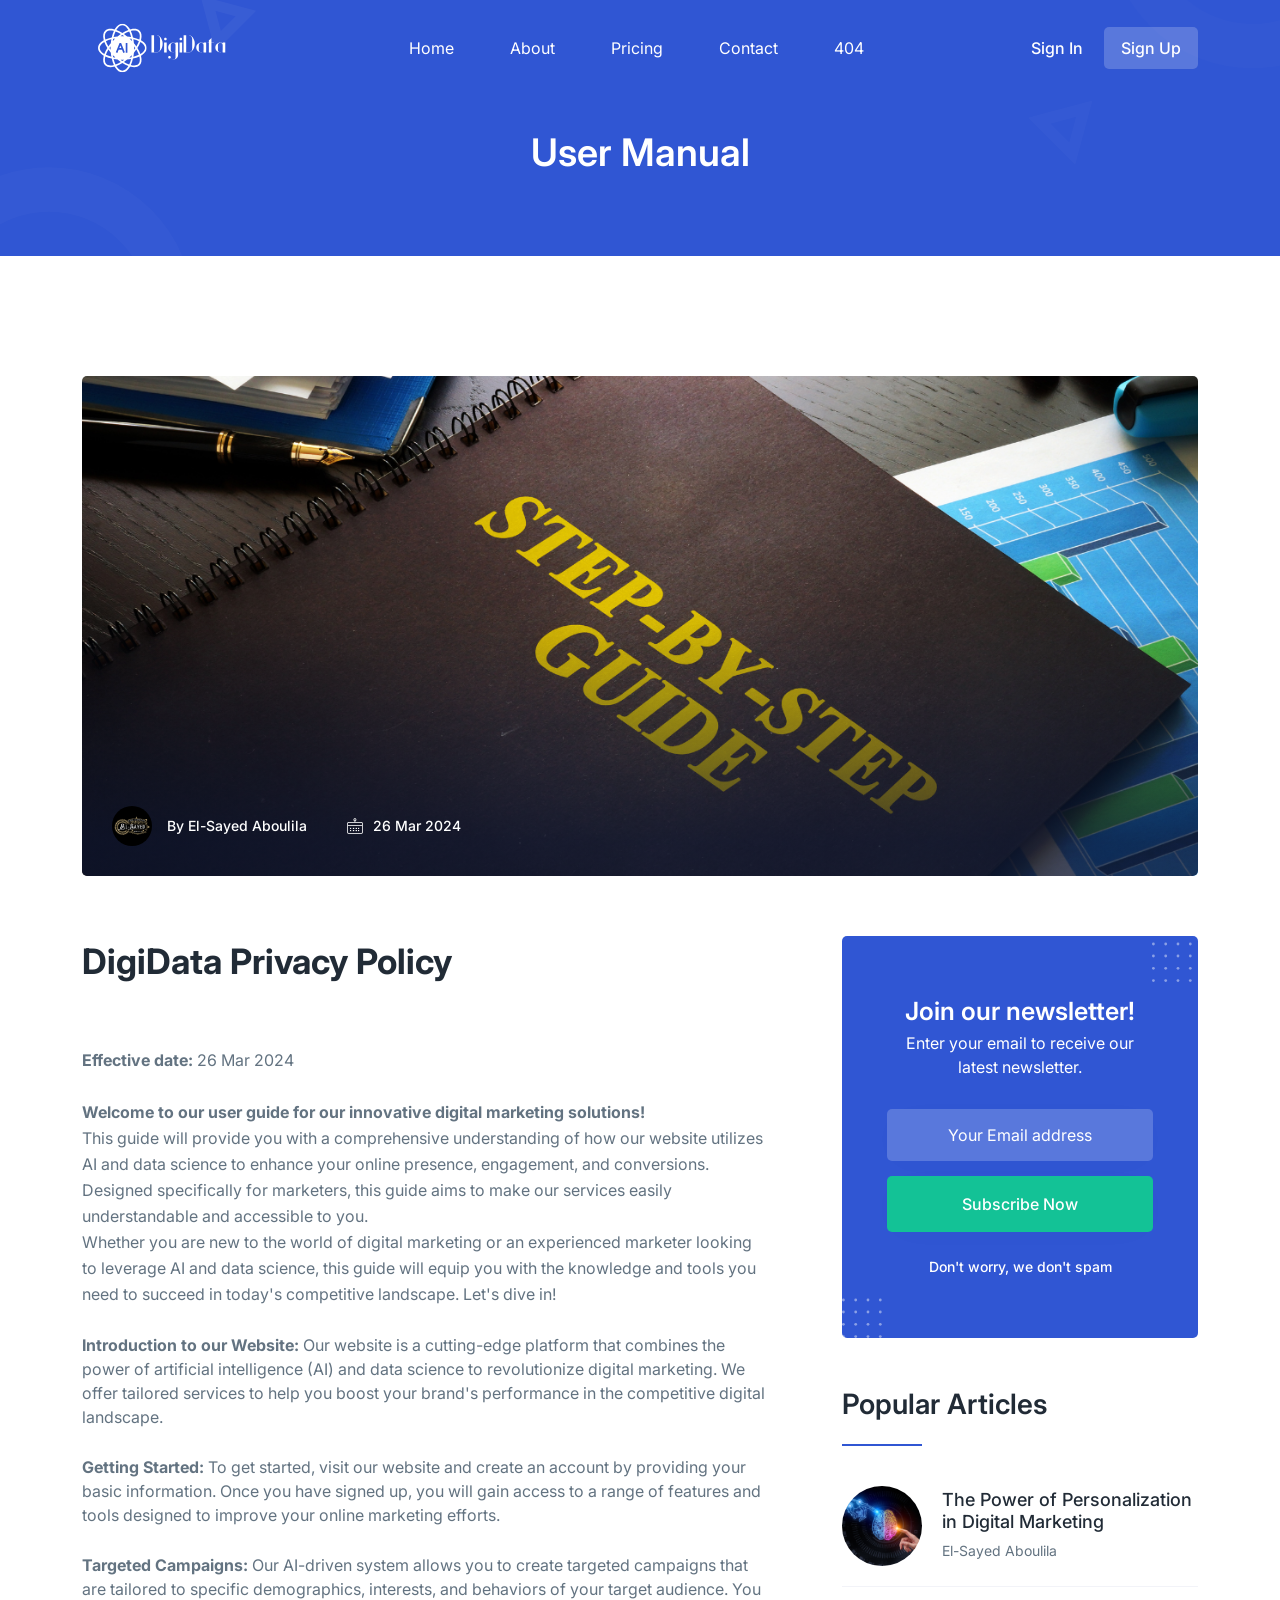
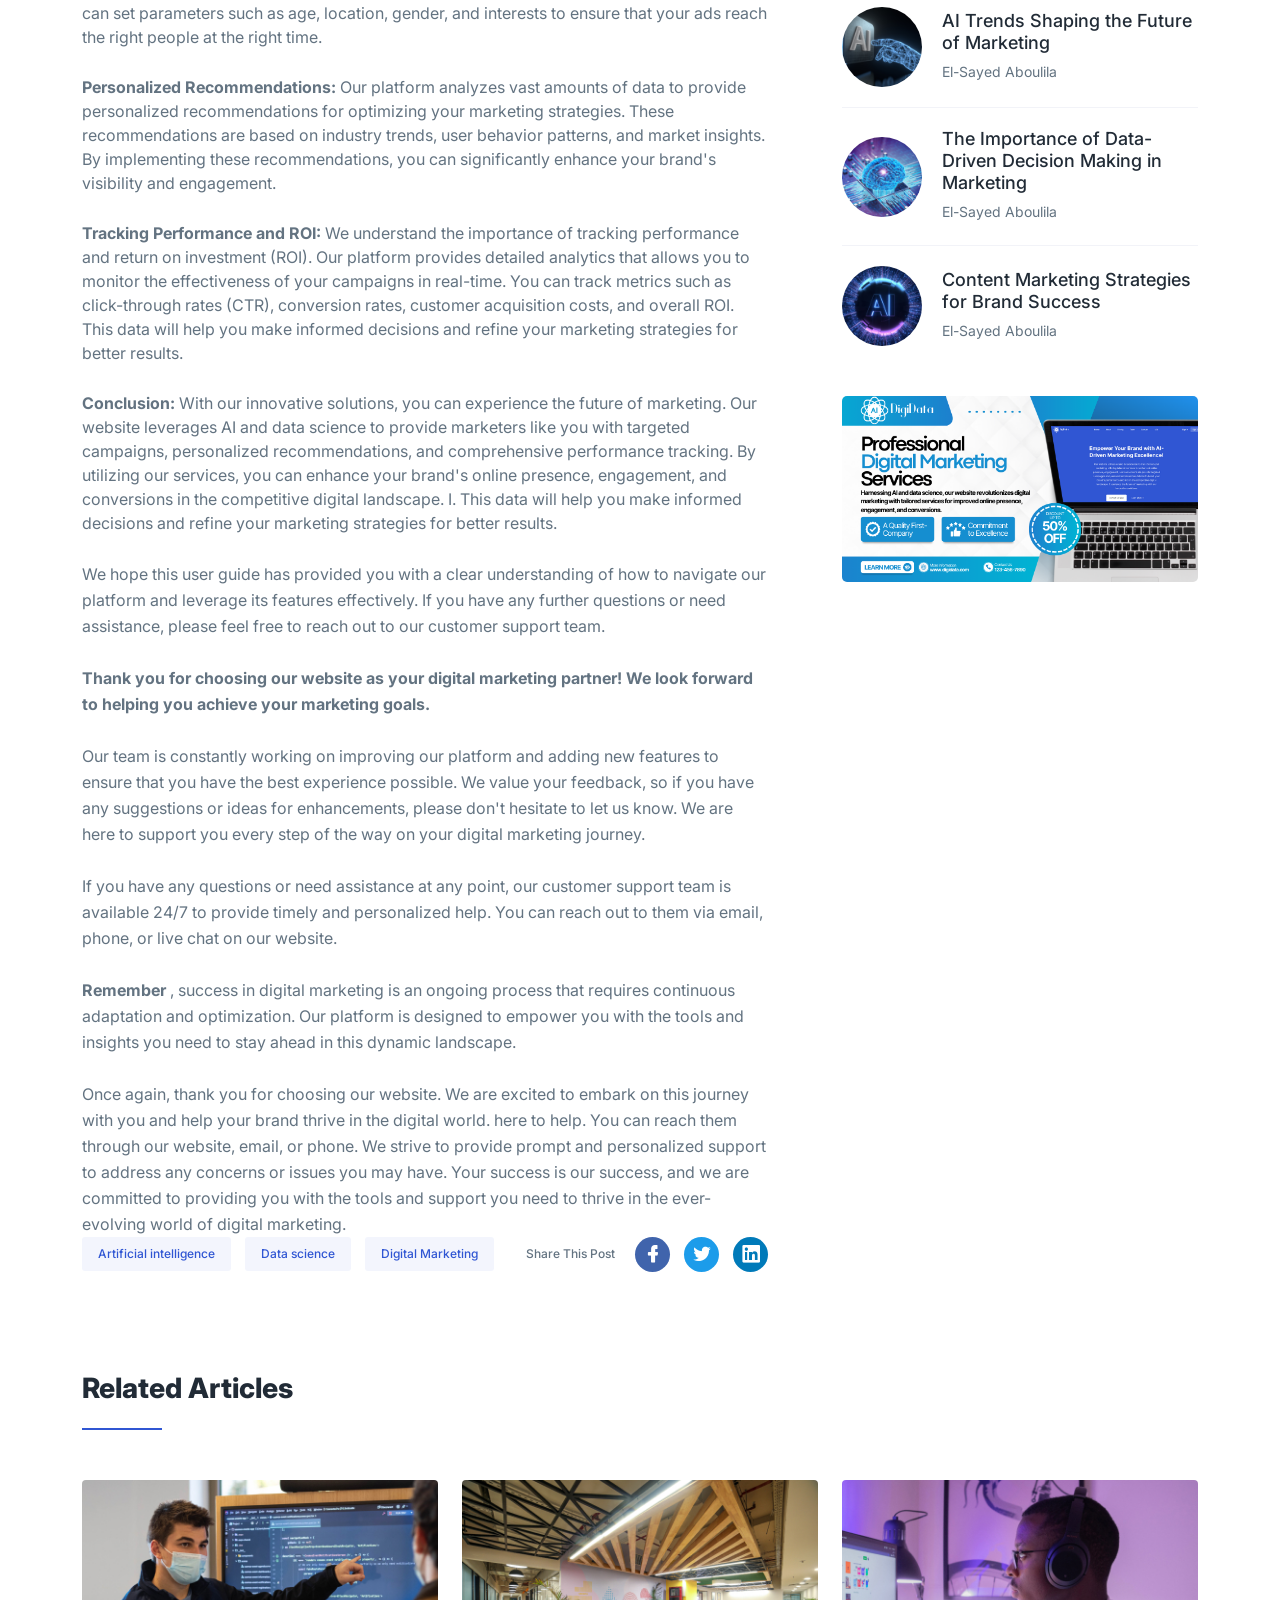
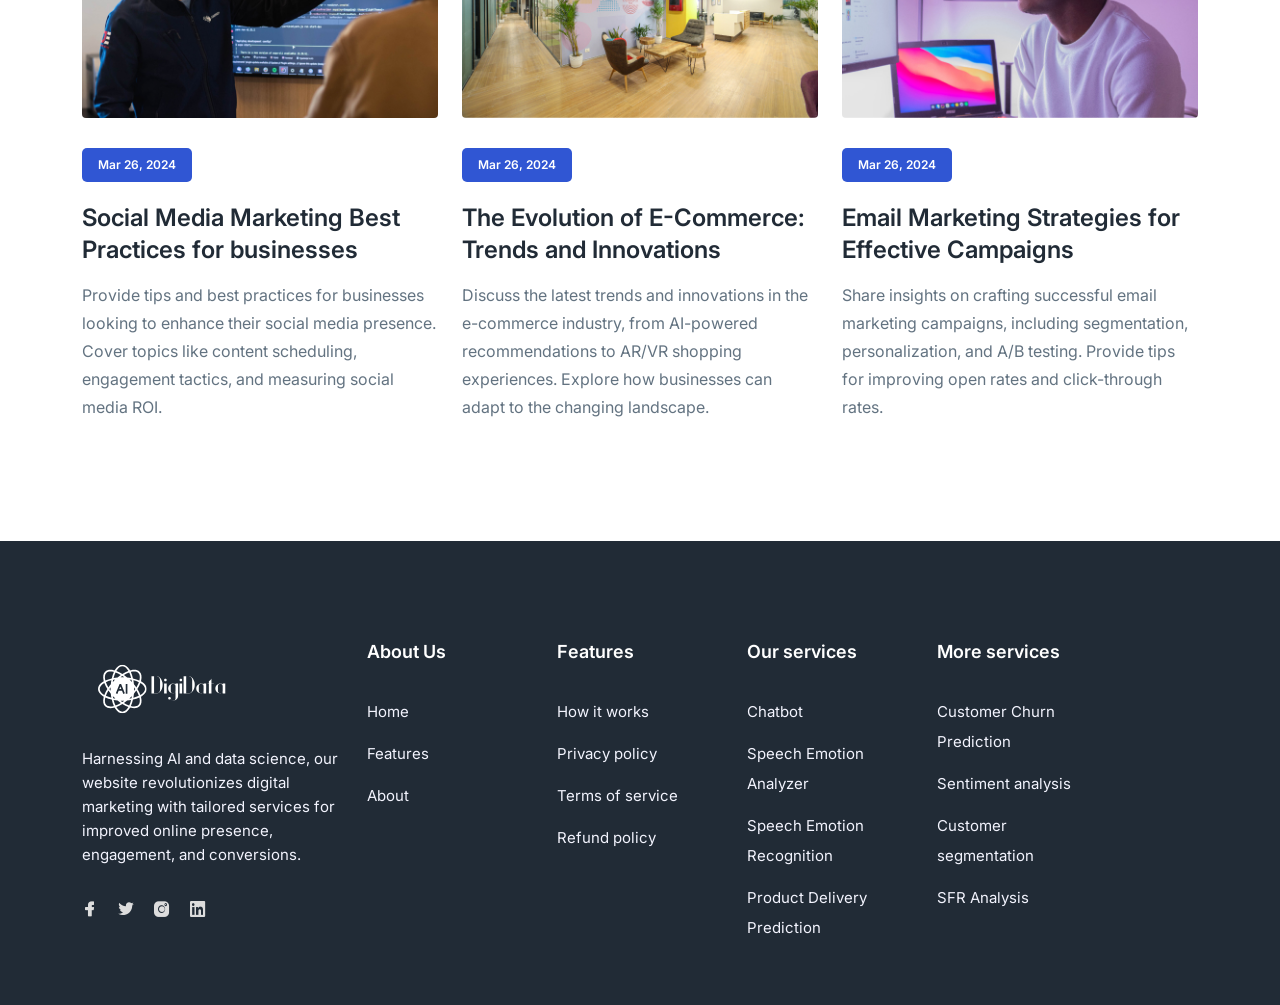
<file: User-Manual.html>
<!DOCTYPE html>
<html lang="en">
  <head>
    <meta charset="UTF-8" />
    <meta http-equiv="X-UA-Compatible" content="IE=edge" />
    <meta name="viewport" content="width=device-width, initial-scale=1.0" />
    <title>DigiData | Empower Your Brand with AI-Driven Marketing Excellence!</title>

    <!--====== Favicon Icon ======-->
    <link
      rel="shortcut icon"
      href="assets/images/favicon.svg"
      type="image/svg"
    />

    <!-- ===== All CSS files ===== -->
    <link rel="stylesheet" href="assets/css/bootstrap.min.css" />
    <link rel="stylesheet" href="assets/css/animate.css" />
    <link rel="stylesheet" href="assets/css/lineicons.css" />
    <link rel="stylesheet" href="assets/css/ud-styles.css" />
  </head>
  <body>
    <!-- ====== Header Start ====== -->
    <header class="ud-header">
      <div class="container">
        <div class="row">
          <div class="col-lg-12">
            <nav class="navbar navbar-expand-lg">
              <a class="navbar-brand" href="index.html">
                <img src="assets/images/logo/logo.svg" alt="Logo" />
              </a>
              <button class="navbar-toggler">
                <span class="toggler-icon"> </span>
                <span class="toggler-icon"> </span>
                <span class="toggler-icon"> </span>
              </button>

              <div class="navbar-collapse">
                <ul id="nav" class="navbar-nav mx-auto">
                  <li class="nav-item">
                    <a class="ud-menu-scroll" href="index.html">Home</a>
                  </li>
                  <li class="nav-item">
                    <a class="ud-menu-scroll" href="about.html">About</a>
                  </li>
                  <li class="nav-item">
                    <a class="ud-menu-scroll" href="#pricing">Pricing</a>
                  </li>
                  <li class="nav-item">
                    <a class="ud-menu-scroll" href="contact.html">Contact</a>
                  </li>
                  <li class="nav-item">
                    <a class="ud-menu-scroll" href="404.html">404</a>
                  </li>
                    </ul>
                  </li>
                </ul>
              </div>

              <div class="navbar-btn d-none d-sm-inline-block">
                <a href="login.html" class="ud-main-btn ud-login-btn">
                  Sign In
                </a>
                <a class="ud-main-btn ud-white-btn" href="javascript:void(0)">
                  Sign Up
                </a>
              </div>
            </nav>
          </div>
        </div>
      </div>
    </header>
    <!-- ====== Header End ====== -->

    <!-- ====== Banner Start ====== -->
    <section class="ud-page-banner">
      <div class="container">
        <div class="row">
          <div class="col-lg-12">
            <div class="ud-banner-content">
              <h1>User Manual</h1>
            </div>
          </div>
        </div>
      </div>
    </section>
    <!-- ====== Banner End ====== -->

    <!-- ====== Blog Details Start ====== -->
    <section class="ud-blog-details">
      <div class="container">
        <div class="row">
          <div class="col-lg-12">
            <div class="ud-blog-details-image">
              <img
                src="assets/images/blog/blog-details-04.png"
                alt="blog details"
              />
              <div class="ud-blog-overlay">
                <div class="ud-blog-overlay-content">
                  <div class="ud-blog-author">
                    <img src="assets/images/blog/author-01.png" alt="author" />
                    <span>
                      By <a href="https://www.linkedin.com/in/eaboulila/"> El-Sayed Aboulila </a>
                    </span>
                  </div>

                  <div class="ud-blog-meta">
                    <p class="date">
                      <i class="lni lni-calendar"></i> <span>26 Mar 2024</span>
                    </p>
                  </div>
                </div>
              </div>
            </div>
          </div>

          <div class="col-lg-8">
            <div class="ud-blog-details-content">
              <h2 class="ud-blog-details-title">
                DigiData Privacy Policy
              </h2>
               
              <p><br /></p>  
              <p><b>Effective date:</b> 26 Mar 2024 </p>
              <p><br /></p>

            <p><b>Welcome to our user guide for our innovative digital marketing solutions!</b> <br> 
              This guide will provide you with a comprehensive understanding of how our website utilizes AI and data science to enhance your online presence, engagement, and conversions. <br>
              Designed specifically for marketers, this guide aims to make our services easily understandable and accessible to you.<br>
              Whether you are new to the world of digital marketing or an experienced marketer looking to leverage AI and data science, this guide will equip you with the knowledge and tools you need to succeed in today's competitive landscape. Let's dive in!</p>
                        
            <p><br /></p>
            <ol>
              <li><b>Introduction to our Website:</b>  Our website is a cutting-edge platform that combines the power of artificial intelligence (AI) and data science to revolutionize digital marketing. We offer tailored services to help you boost your brand's performance in the competitive digital landscape.
              </li>
              <p><br /></p>
              <li><b>Getting Started:</b>  To get started, visit our website and create an account by providing your basic information. Once you have signed up, you will gain access to a range of features and tools designed to improve your online marketing efforts.
              </li>
              <p><br /></p>
              <li><b>Targeted Campaigns:</b>  Our AI-driven system allows you to create targeted campaigns that are tailored to specific demographics, interests, and behaviors of your target audience. You can set parameters such as age, location, gender, and interests to ensure that your ads reach the right people at the right time.
              </li>
              <p><br /></p>
              <li><b>Personalized Recommendations:</b>  Our platform analyzes vast amounts of data to provide personalized recommendations for optimizing your marketing strategies. These recommendations are based on industry trends, user behavior patterns, and market insights. By implementing these recommendations, you can significantly enhance your brand's visibility and engagement.
              </li>
              <p><br /></p>
              <li><b>Tracking Performance and ROI: </b>  We understand the importance of tracking performance and return on investment (ROI). Our platform provides detailed analytics that allows you to monitor the effectiveness of your campaigns in real-time. You can track metrics such as click-through rates (CTR), conversion rates, customer acquisition costs, and overall ROI. This data will help you make informed decisions and refine your marketing strategies for better results.
              </li>
              <p><br /></p>
              <li><b> Conclusion:</b>  With our innovative solutions, you can experience the future of marketing. Our website leverages AI and data science to provide marketers like you with targeted campaigns, personalized recommendations, and comprehensive performance tracking. By utilizing our services, you can enhance your brand's online presence, engagement, and conversions in the competitive digital landscape. I. This data will help you make informed decisions and refine your marketing strategies for better results.
              </li>
            </ol>
            <p><br /></p>
            <p>We hope this user guide has provided you with a clear understanding of how to navigate our platform and leverage its features effectively. If you have any further questions or need assistance, please feel free to reach out to our customer support team.</p>
            <p><br /></p>
            <p><b>Thank you for choosing our website as your digital marketing partner! We look forward to helping you achieve your marketing goals.</b> </p>
            <p><br /></p>
            <p>Our team is constantly working on improving our platform and adding new features to ensure that you have the best experience possible. We value your feedback, so if you have any suggestions or ideas for enhancements, please don't hesitate to let us know. We are here to support you every step of the way on your digital marketing journey.</p>
            <p><br /></p>
            <p>If you have any questions or need assistance at any point, our customer support team is available 24/7 to provide timely and personalized help. You can reach out to them via email, phone, or live chat on our website.</p>
            <p><br /></p>
            <p><b> Remember</b> , success in digital marketing is an ongoing process that requires continuous adaptation and optimization. Our platform is designed to empower you with the tools and insights you need to stay ahead in this dynamic landscape.</p>
            <p><br /></p> 
            <p>Once again, thank you for choosing our website. We are excited to embark on this journey with you and help your brand thrive in the digital world. here to help. You can reach them through our website, email, or phone. We strive to provide prompt and personalized support to address any concerns or issues you may have. Your success is our success, and we are committed to providing you with the tools and support you need to thrive in the ever-evolving world of digital marketing.</p>

              <div class="ud-blog-details-action">
                <ul class="ud-blog-tags">
                  <li>
                    <a href="javascript:void(0)">Artificial intelligence</a>
                  </li>
                  <li>
                    <a href="javascript:void(0)">Data science</a>
                  </li>
                  <li>
                    <a href="javascript:void(0)">Digital Marketing</a>
                  </li>
                </ul>
                <div class="ud-blog-share">
                  <h6>Share This Post</h6>
                  <ul class="ud-blog-share-links">
                    <li>
                      <a href="javascript:void(0)" class="facebook">
                        <i class="lni lni-facebook-filled"></i>
                      </a>
                    </li>
                    <li>
                      <a href="javascript:void(0)" class="twitter">
                        <i class="lni lni-twitter-filled"></i>
                      </a>
                    </li>
                    <li>
                      <a href="javascript:void(0)" class="linkedin">
                        <i class="lni lni-linkedin-original"></i>
                      </a>
                    </li>
                  </ul>
                </div>
              </div>
            </div>
          </div>
          <div class="col-lg-4">
            <div class="ud-blog-sidebar">
              <div class="ud-newsletter-box">
                <img
                  src="assets/images/blog/dotted-shape.svg"
                  alt="shape"
                  class="shape shape-1"
                />
                <img
                  src="assets/images/blog/dotted-shape.svg"
                  alt="shape"
                  class="shape shape-2"
                />
                <h3 class="ud-newsletter-title">Join our newsletter!</h3>
                <p>Enter your email to receive our latest newsletter.</p>
                <form class="ud-newsletter-form">
                  <input
                    type="email"
                    name="email"
                    placeholder="Your Email address"
                  />
                  <button class="ud-main-btn">Subscribe Now</button>
                  <p class="ud-newsletter-note">Don't worry, we don't spam</p>
                </form>
              </div>

              <div class="ud-articles-box">
                <h3 class="ud-articles-box-title">Popular Articles</h3>
                <ul class="ud-articles-list">
                  <li>
                    <div class="ud-article-image">
                      <img
                        src="assets/images/blog/article-author-01.png"
                        alt="author"
                      />
                    </div>
                    <div class="ud-article-content">
                      <h5 class="ud-article-title">
                        <a href="blog-details.html">
                          The Power of Personalization in Digital Marketing
                        </a>
                      </h5>
                      <p class="ud-article-author">El-Sayed Aboulila</p>
                    </div>
                  </li>
                  <li>
                    <div class="ud-article-image">
                      <img
                        src="assets/images/blog/article-author-02.png"
                        alt="author"
                      />
                    </div>
                    <div class="ud-article-content">
                      <h5 class="ud-article-title">
                        <a href="blog-details.html">
                          AI Trends Shaping the Future of Marketing
                        </a>
                      </h5>
                      <p class="ud-article-author">El-Sayed Aboulila</p>
                    </div>
                  </li>
                  <li>
                    <div class="ud-article-image">
                      <img
                        src="assets/images/blog/article-author-03.png"
                        alt="author"
                      />
                    </div>
                    <div class="ud-article-content">
                      <h5 class="ud-article-title">
                        <a href="blog-details.html">
                          The Importance of Data-Driven Decision Making in Marketing
                        </a>
                      </h5>
                      <p class="ud-article-author">El-Sayed Aboulila</p>
                    </div>
                  </li>
                  <li>
                    <div class="ud-article-image">
                      <img
                        src="assets/images/blog/article-author-04.png"
                        alt="author"
                      />
                    </div>
                    <div class="ud-article-content">
                      <h5 class="ud-article-title">
                        <a href="blog-details.html">
                          Content Marketing Strategies for Brand Success
                        </a>
                      </h5>
                      <p class="ud-article-author">El-Sayed Aboulila</p>
                    </div>
                  </li>
                </ul>
              </div>

              <div class="ud-banner-ad">
                <a href="javascript:void(0)">
                  <img
                    src="assets/images/blog/bannder-ad.png"
                    alt="ad banner"
                  />
                </a>
              </div>
            </div>
          </div>
        </div>
      </div>
    </section>
    <!-- ====== Blog Details End ====== -->

    <!-- ====== Blog Start ====== -->
    <section class="ud-blog-grids ud-related-articles">
      <div class="container">
        <div class="row col-lg-12">
          <div class="ud-related-title">
            <h2 class="ud-related-articles-title">Related Articles</h2>
          </div>
        </div>
        <div class="row">
          <div class="col-lg-4 col-md-6">
            <div class="ud-single-blog">
              <div class="ud-blog-image">
                <a href="index.html">
                  <img src="assets/images/blog/blog-01.jpg" alt="blog" />
                </a>
              </div>
              <div class="ud-blog-content">
                <span class="ud-blog-date">Mar 26, 2024</span>
                <h3 class="ud-blog-title">
                  <a href="blog-details.html">
                    Social Media Marketing Best Practices for businesses
                  </a>
                </h3>
                <p class="ud-blog-desc">
                  Provide tips and best practices for businesses looking to enhance their social media presence. Cover topics like content scheduling, engagement tactics, and measuring social media ROI.
                </p>
              </div>
            </div>
          </div>
          <div class="col-lg-4 col-md-6">
            <div class="ud-single-blog">
              <div class="ud-blog-image">
                <a href="blog-details.html">
                  <img src="assets/images/blog/blog-02.jpg" alt="blog" />
                </a>
              </div>
              <div class="ud-blog-content">
                <span class="ud-blog-date">Mar 26, 2024</span>
                <h3 class="ud-blog-title">
                  <a href="blog-details.html">
                    The Evolution of E-Commerce: Trends and Innovations
                  </a>
                </h3>
                <p class="ud-blog-desc">
                  Discuss the latest trends and innovations in the e-commerce industry, from AI-powered recommendations to AR/VR shopping experiences. Explore how businesses can adapt to the changing landscape.
                </p>
              </div>
            </div>
          </div>
          <div class="col-lg-4 col-md-6">
            <div class="ud-single-blog">
              <div class="ud-blog-image">
                <a href="blog-details.html">
                  <img src="assets/images/blog/blog-03.jpg" alt="blog" />
                </a>
              </div>
              <div class="ud-blog-content">
                <span class="ud-blog-date">Mar 26, 2024</span>
                <h3 class="ud-blog-title">
                  <a href="blog-details.html">
                    Email Marketing Strategies for Effective Campaigns
                  </a>
                </h3>
                <p class="ud-blog-desc">
                  Share insights on crafting successful email marketing campaigns, including segmentation, personalization, and A/B testing. Provide tips for improving open rates and click-through rates.
                </p>
              </div>
            </div>
          </div>
        </div>
      </div>
    </section>
    <!-- ====== Blog End ====== -->

     <!-- ====== Footer Start ====== -->
     <footer class="ud-footer wow fadeInUp" data-wow-delay=".15s">
      <div class="ud-footer-widgets">
        <div class="container">
          <div class="row">
            <div class="col-xl-3 col-lg-4 col-md-6">
              <div class="ud-widget">
                <a href="index.html" class="ud-footer-logo">
                  <img src="assets/images/logo/logo.svg" alt="logo" />
                </a>
                <p class="ud-widget-desc">
                  Harnessing AI and data science, our website revolutionizes digital marketing with tailored services for improved online presence, engagement, and conversions.
                </p>
                <ul class="ud-widget-socials">
                  <li>
                    <a href="https://www.linkedin.com/in/eaboulila/">
                      <i class="lni lni-facebook-filled"></i>
                    </a>
                  </li>
                  <li>
                    <a href="https://www.linkedin.com/in/eaboulila/">
                      <i class="lni lni-twitter-filled"></i>
                    </a>
                  </li>
                  <li>
                    <a href="https://www.linkedin.com/in/eaboulila/">
                      <i class="lni lni-instagram-filled"></i>
                    </a>
                  </li>
                  <li>
                    <a href="https://www.linkedin.com/in/eaboulila/">
                      <i class="lni lni-linkedin-original"></i>
                    </a>
                  </li>
                </ul>
              </div>
            </div>

            <div class="col-xl-2 col-lg-2 col-md-6 col-sm-6">
              <div class="ud-widget">
                <h5 class="ud-widget-title">About Us</h5>
                <ul class="ud-widget-links">
                  <li>
                    <a href="#top">Home</a>
                  </li>
                  <li>
                    <a href="#features">Features</a>
                  </li>
                  <li>
                    <a href="#about">About</a>
                  </li>
                </ul>
              </div>
            </div>
            <div class="col-xl-2 col-lg-3 col-md-6 col-sm-6">
              <div class="ud-widget">
                <h5 class="ud-widget-title">Features</h5>
                <ul class="ud-widget-links">
                  <li>
                    <a href="about.html">How it works</a>
                  </li>
                  <li>
                    <a href="Privacy-Policy.html">Privacy policy</a>
                  </li>
                  <li>
                    <a href="about.html">Terms of service</a>
                  </li>
                  <li>
                    <a href="about.html">Refund policy</a>
                  </li>
                </ul>
              </div>
            </div>
            <div class="col-xl-2 col-lg-3 col-md-6 col-sm-6">
              <div class="ud-widget">
                <h5 class="ud-widget-title">Our services</h5>
                <ul class="ud-widget-links">
                  <li>
                    <a
                      href="contact.html"
                      rel="nofollow noopner"
                      target="_blank"
                      >Chatbot
                    </a>
                  </li>
                  <li>
                    <a
                      href="contact.html"
                      rel="nofollow noopner"
                      target="_blank"
                      >Speech Emotion Analyzer</a
                    >
                  </li>
                  <li>
                    <a
                      href="contact.html"
                      rel="nofollow noopner"
                      target="_blank"
                      >Speech Emotion Recognition</a
                    >
                  </li>
                  <li>
                    <a
                      href="contact.html"
                      rel="nofollow noopner"
                      target="_blank"
                      >Product Delivery Prediction</a
                    >
                  </li>
                </ul>
              </div>
            </div>
             <div class="col-xl-2 col-lg-3 col-md-6 col-sm-6">
              <div class="ud-widget">
                <h5 class="ud-widget-title">More services</h5>
                <ul class="ud-widget-links">
                  <li>
                    <a
                      href="contact.html"
                      rel="nofollow noopner"
                      target="_blank"
                      >Customer Churn Prediction
                    </a>
                  </li>
                  <li>
                    <a
                      href="contact.html"
                      rel="nofollow noopner"
                      target="_blank"
                      >Sentiment analysis</a
                    >
                  </li>
                  <li>
                    <a
                      href="contact.html"
                      rel="nofollow noopner"
                      target="_blank"
                      >Customer segmentation</a
                    >
                  </li>
                  <li>
                    <a
                      href="contact.html"
                      rel="nofollow noopner"
                      target="_blank"
                      >SFR Analysis</a
                    >
                  </li>
                </ul>
              </div>
            </div>
          </div>
        </div>
      </div>
    </footer>
    <!-- ====== Footer End ====== -->

    <!-- ====== Back To Top Start ====== -->
    <a href="javascript:void(0)" class="back-to-top">
      <i class="lni lni-chevron-up"> </i>
    </a>
    <!-- ====== Back To Top End ====== -->

    <!-- ====== All Javascript Files ====== -->
    <script src="assets/js/bootstrap.bundle.min.js"></script>
    <script src="assets/js/wow.min.js"></script>
    <script src="assets/js/main.js"></script>
    <script>
      // ==== for menu scroll
      const pageLink = document.querySelectorAll(".ud-menu-scroll");

      pageLink.forEach((elem) => {
        elem.addEventListener("click", (e) => {
          e.preventDefault();
          document.querySelector(elem.getAttribute("href")).scrollIntoView({
            behavior: "smooth",
            offsetTop: 1 - 60,
          });
        });
      });

      // section menu active
      function onScroll(event) {
        const sections = document.querySelectorAll(".ud-menu-scroll");
        const scrollPos =
          window.pageYOffset ||
          document.documentElement.scrollTop ||
          document.body.scrollTop;

        for (let i = 0; i < sections.length; i++) {
          const currLink = sections[i];
          const val = currLink.getAttribute("href");
          const refElement = document.querySelector(val);
          const scrollTopMinus = scrollPos + 73;
          if (
            refElement.offsetTop <= scrollTopMinus &&
            refElement.offsetTop + refElement.offsetHeight > scrollTopMinus
          ) {
            document
              .querySelector(".ud-menu-scroll")
              .classList.remove("active");
            currLink.classList.add("active");
          } else {
            currLink.classList.remove("active");
          }
        }
      }

      window.document.addEventListener("scroll", onScroll);
    </script>
  </body>
</html>
</file>
<file: assets/css/ud-styles.css>
/*===========================
  COMMON css 
===========================*/
@import url("https://fonts.googleapis.com/css2?family=Inter:wght@200;300;400;500;600;700;800;900&display=swap");
:root {
  --font: "Inter", sans-serif;
  --body-color: #637381;
  --heading-color: #212b36;
  --primary-color: #3056d3;
  --white: #ffffff;
}

body {
  font-family: var(--font);
  font-weight: normal;
  font-style: normal;
  color: var(--body-color);
  overflow-x: hidden;
}

* {
  margin: 0;
  padding: 0;
  -webkit-box-sizing: border-box;
  box-sizing: border-box;
}

img {
  max-width: 100%;
}

a,
button,
input,
textarea {
  -webkit-transition: all 0.3s ease-out 0s;
  transition: all 0.3s ease-out 0s;
}

a,
a:focus,
input:focus,
textarea:focus,
button:focus,
.navbar-toggler:focus {
  text-decoration: none;
  outline: none;
  -webkit-box-shadow: none;
          box-shadow: none;
}

a:focus,
a:hover {
  text-decoration: none;
}

i,
span,
a {
  display: inline-block;
}

audio,
canvas,
iframe,
img,
svg,
video {
  vertical-align: middle;
}

h1,
h2,
h3,
h4,
h5,
h6 {
  font-weight: 700;
  color: var(--heading-color);
  margin: 0px;
}

h1 {
  font-size: 48px;
}

h2 {
  font-size: 36px;
}

h3 {
  font-size: 28px;
}

h4 {
  font-size: 22px;
}

h5 {
  font-size: 18px;
}

h6 {
  font-size: 16px;
}

ul,
ol {
  margin: 0px;
  padding: 0px;
  list-style-type: none;
}

p {
  font-size: 16px;
  font-weight: 400;
  line-height: 26px;
  color: var(--body-color);
  margin: 0px;
}

.bg_cover {
  background-position: center center;
  background-size: cover;
  background-repeat: no-repeat;
  width: 100%;
  height: 100%;
}

/*===== All Button Style =====*/
.ud-main-btn {
  display: inline-block;
  text-align: center;
  white-space: nowrap;
  vertical-align: middle;
  font-weight: 500;
  font-size: 16px;
  border-radius: 5px;
  padding: 15px 25px;
  border: 1px solid transparent;
  color: var(--white);
  cursor: pointer;
  z-index: 5;
  -webkit-transition: all 0.4s ease-out 0s;
  transition: all 0.4s ease-out 0s;
  background: var(--primary-color);
}

.ud-main-btn:hover {
  color: var(--white);
  background: var(--heading-color);
}

@media (max-width: 767px) {
  .container {
    padding-left: 40px;
    padding-right: 40px;
  }
}

@media only screen and (min-width: 576px) and (max-width: 767px) {
  .container {
    padding-left: 20px;
    padding-right: 20px;
  }
}

.back-to-top {
  width: 40px;
  height: 40px;
  line-height: 40px;
  background: var(--primary-color);
  -webkit-box-shadow: 0px 0px 5px rgba(0, 0, 0, 0.2);
          box-shadow: 0px 0px 5px rgba(0, 0, 0, 0.2);
  text-align: center;
  -webkit-box-pack: center;
      -ms-flex-pack: center;
          justify-content: center;
  -webkit-box-align: center;
      -ms-flex-align: center;
          align-items: center;
  border-radius: 5px;
  position: fixed;
  right: 30px;
  bottom: 30px;
  z-index: 99;
  color: var(--white);
}

.back-to-top:hover {
  color: var(--white);
  background: var(--heading-color);
}

/* ===== Header CSS ===== */
.ud-header {
  position: absolute;
  top: 0;
  left: 0;
  width: 100%;
  z-index: 99;
  -webkit-transition: all 0.3s ease-out 0s;
  transition: all 0.3s ease-out 0s;
}

.sticky {
  position: fixed;
  z-index: 99;
  background-color: rgba(255, 255, 255, 0.8);
  -webkit-backdrop-filter: blur(5px);
          backdrop-filter: blur(5px);
  -webkit-box-shadow: inset 0 -1px 0 0 rgba(0, 0, 0, 0.1);
  box-shadow: inset 0 -1px 0 0 rgba(0, 0, 0, 0.1);
  -webkit-transition: all 0.3s ease-out 0s;
  transition: all 0.3s ease-out 0s;
}

.sticky .navbar {
  padding: 0;
}

.navbar {
  padding: 0px 0;
  border-radius: 5px;
  position: relative;
  -webkit-transition: all 0.3s ease-out 0s;
  transition: all 0.3s ease-out 0s;
}

.navbar-brand {
  padding: 0;
}

@media only screen and (min-width: 768px) and (max-width: 991px), (max-width: 767px) {
  .navbar-brand {
    padding: 5px 0px;
  }
}

.navbar-brand img {
  max-width: 160px;
}

.navbar-toggler {
  padding: 0;
}

.navbar-toggler .toggler-icon {
  width: 30px;
  height: 2px;
  background-color: var(--white);
  display: block;
  margin: 5px 0;
  position: relative;
  -webkit-transition: all 0.3s ease-out 0s;
  transition: all 0.3s ease-out 0s;
}

.navbar-toggler.active .toggler-icon:nth-of-type(1) {
  -webkit-transform: rotate(45deg);
  transform: rotate(45deg);
  top: 7px;
}

.navbar-toggler.active .toggler-icon:nth-of-type(2) {
  opacity: 0;
}

.navbar-toggler.active .toggler-icon:nth-of-type(3) {
  -webkit-transform: rotate(135deg);
  transform: rotate(135deg);
  top: -7px;
}

@media only screen and (min-width: 768px) and (max-width: 991px), (max-width: 767px) {
  .navbar-collapse {
    position: absolute;
    top: 100%;
    right: 0;
    max-width: 300px;
    width: 100%;
    background-color: var(--white);
    z-index: 9;
    -webkit-box-shadow: 0px 15px 20px 0px rgba(0, 0, 0, 0.1);
    box-shadow: 0px 15px 20px 0px rgba(0, 0, 0, 0.1);
    padding: 0px;
    display: none;
    border-radius: 5px;
  }
  .navbar-collapse.show {
    display: block;
  }
}

@media only screen and (min-width: 768px) and (max-width: 991px), (max-width: 767px) {
  .navbar-nav {
    padding: 20px 30px;
  }
}

.navbar-nav .nav-item {
  position: relative;
  padding: 0px 20px;
}

@media only screen and (min-width: 992px) and (max-width: 1199px) {
  .navbar-nav .nav-item {
    padding: 0px 12px;
  }
}

@media only screen and (min-width: 768px) and (max-width: 991px), (max-width: 767px) {
  .navbar-nav .nav-item {
    padding: 0px;
  }
}

.navbar-nav .nav-item > a {
  font-size: 16px;
  font-weight: 400;
  color: var(--white);
  -webkit-transition: all 0.3s ease-out 0s;
  transition: all 0.3s ease-out 0s;
  padding: 25px 8px;
  position: relative;
}

@media only screen and (min-width: 768px) and (max-width: 991px), (max-width: 767px) {
  .navbar-nav .nav-item > a {
    display: block;
    padding: 8px 0;
    color: var(--heading-color);
  }
}

.navbar-nav .nav-item > a:hover, .navbar-nav .nav-item > a.active {
  color: var(--white);
  opacity: 0.5;
}

@media only screen and (min-width: 768px) and (max-width: 991px), (max-width: 767px) {
  .navbar-nav .nav-item > a:hover, .navbar-nav .nav-item > a.active {
    color: var(--primary-color);
    opacity: 1;
  }
}

.navbar-nav .nav-item .ud-submenu {
  position: absolute;
  width: 250px;
  background: var(--white);
  top: 110%;
  padding: 20px 30px;
  -webkit-box-shadow: 0 15px 44px rgba(140, 140, 140, 0.18);
          box-shadow: 0 15px 44px rgba(140, 140, 140, 0.18);
  border-radius: 5px;
  opacity: 0;
  visibility: hidden;
  -webkit-transition: all 0.3s ease-out 0s;
  transition: all 0.3s ease-out 0s;
}

@media only screen and (min-width: 768px) and (max-width: 991px), (max-width: 767px) {
  .navbar-nav .nav-item .ud-submenu {
    position: static;
    -webkit-box-shadow: none;
            box-shadow: none;
    width: 100%;
    padding: 0px;
    opacity: 1;
    visibility: visible;
    display: none;
  }
}

.navbar-nav .nav-item .ud-submenu.show {
  display: block;
}

.navbar-nav .nav-item .ud-submenu .ud-submenu-link {
  padding: 7px 0;
  color: var(--heading-color);
  font-size: 14px;
}

.navbar-nav .nav-item .ud-submenu .ud-submenu-link:hover {
  color: var(--primary-color);
}

.navbar-nav .nav-item:hover > a {
  color: var(--white);
  opacity: 0.5;
}

@media only screen and (min-width: 768px) and (max-width: 991px), (max-width: 767px) {
  .navbar-nav .nav-item:hover > a {
    color: var(--primary-color);
    opacity: 1;
  }
}

.navbar-nav .nav-item:hover > .ud-submenu {
  opacity: 1;
  visibility: visible;
  top: 100%;
}

.navbar-nav .nav-item.nav-item-has-children > a {
  position: relative;
}

.navbar-nav .nav-item.nav-item-has-children > a::after {
  content: "";
  -webkit-box-sizing: border-box;
          box-sizing: border-box;
  position: absolute;
  width: 10px;
  height: 10px;
  border-bottom: 2px solid;
  border-right: 2px solid;
  -webkit-transform: rotate(45deg) translateY(-50%);
          transform: rotate(45deg) translateY(-50%);
  right: -15px;
  top: 50%;
  margin-top: -2px;
}

@media only screen and (min-width: 768px) and (max-width: 991px), (max-width: 767px) {
  .navbar-nav .nav-item.nav-item-has-children > a::after {
    right: 5px;
  }
}

@media only screen and (min-width: 768px) and (max-width: 991px), (max-width: 767px) {
  .navbar-btn {
    position: absolute;
    top: 50%;
    right: 50px;
    -webkit-transform: translateY(-50%);
    transform: translateY(-50%);
  }
}

.navbar-btn .ud-main-btn {
  padding: 8px 16px;
  background: transparent;
}

.navbar-btn .ud-login-btn:hover {
  opacity: 0.5;
}

.navbar-btn .ud-white-btn {
  background: rgba(255, 255, 255, 0.2);
}

.navbar-btn .ud-white-btn:hover {
  background: white;
  color: var(--heading-color);
}

.sticky .navbar-toggler .toggler-icon {
  background-color: var(--heading-color);
}

.sticky .navbar-nav .nav-item:hover > a {
  color: var(--primary-color);
  opacity: 1;
}

.sticky .navbar-nav .nav-item a {
  color: var(--heading-color);
}

.sticky .navbar-nav .nav-item a.active, .sticky .navbar-nav .nav-item a:hover {
  color: var(--primary-color);
  opacity: 1;
}

.sticky .navbar-btn .ud-main-btn.ud-login-btn {
  color: var(--heading-color);
}

.sticky .navbar-btn .ud-main-btn.ud-login-btn:hover {
  color: var(--primary-color);
  opacity: 1;
}

.sticky .navbar-btn .ud-white-btn {
  background: var(--primary-color);
  color: var(--white);
}

.sticky .navbar-btn .ud-white-btn:hover {
  background: var(--heading-color);
}

/* ===== Hero CSS ===== */
.ud-hero {
  background: var(--primary-color);
  padding-top: 180px;
}

@media only screen and (min-width: 768px) and (max-width: 991px) {
  .ud-hero {
    padding-top: 160px;
  }
}

@media (max-width: 767px) {
  .ud-hero {
    padding-top: 130px;
  }
}

.ud-hero-content {
  max-width: 780px;
  margin: auto;
  margin-bottom: 30px;
}

.ud-hero-content .ud-hero-title {
  color: var(--white);
  font-weight: 700;
  font-size: 45px;
  line-height: 60px;
  text-align: center;
  margin-bottom: 30px;
}

@media only screen and (min-width: 768px) and (max-width: 991px) {
  .ud-hero-content .ud-hero-title {
    font-size: 38px;
    line-height: 50px;
  }
}

@media (max-width: 767px) {
  .ud-hero-content .ud-hero-title {
    font-size: 26px;
    line-height: 38px;
  }
}

.ud-hero-content .ud-hero-desc {
  font-weight: normal;
  font-size: 20px;
  line-height: 35px;
  text-align: center;
  color: var(--white);
  opacity: 0.8;
  max-width: 600px;
  margin: auto;
  margin-bottom: 30px;
}

@media (max-width: 767px) {
  .ud-hero-content .ud-hero-desc {
    font-size: 16px;
    line-height: 30px;
  }
}

.ud-hero-buttons {
  display: -webkit-box;
  display: -ms-flexbox;
  display: flex;
  -webkit-box-align: center;
      -ms-flex-align: center;
          align-items: center;
  -webkit-box-pack: center;
      -ms-flex-pack: center;
          justify-content: center;
}

.ud-hero-buttons .ud-main-btn {
  margin: 8px;
}

@media (max-width: 767px) {
  .ud-hero-buttons .ud-main-btn {
    margin: 5px;
  }
}

@media (max-width: 767px) {
  .ud-hero-buttons .ud-main-btn {
    padding: 12px 16px;
  }
}

.ud-hero-buttons .ud-white-btn {
  background: var(--white);
  color: var(--heading-color);
}

.ud-hero-buttons .ud-white-btn:hover {
  -webkit-box-shadow: 0px 0px 25px rgba(0, 0, 0, 0.2);
          box-shadow: 0px 0px 25px rgba(0, 0, 0, 0.2);
  background: #fefefe;
  color: var(--primary-color);
}

.ud-hero-buttons .ud-link-btn:hover {
  color: var(--white);
  background: transparent;
  opacity: 0.5;
}

.ud-hero-brands-wrapper {
  text-align: center;
  margin-bottom: 40px;
}

.ud-hero-brands-wrapper img {
  -webkit-transition: all 0.3s;
  transition: all 0.3s;
  opacity: 0.5;
  max-width: 250px;
}

.ud-hero-brands-wrapper img:hover {
  opacity: 1;
}

.ud-hero-image {
  max-width: 845px;
  margin: auto;
  text-align: center;
  position: relative;
  z-index: 1;
}

.ud-hero-image img {
  max-width: 100%;
  text-align: center;
}

.ud-hero-image .shape {
  position: absolute;
  z-index: -1;
}

.ud-hero-image .shape.shape-1 {
  bottom: 0;
  left: -30px;
}

.ud-hero-image .shape.shape-2 {
  top: -20px;
  right: -20px;
}

/* ===== Features CSS ===== */
.ud-features {
  padding-top: 120px;
  padding-bottom: 90px;
}

@media (max-width: 767px) {
  .ud-features {
    padding-top: 80px;
    padding-bottom: 40px;
  }
}

.ud-section-title {
  max-width: 620px;
  margin-bottom: 70px;
}

.ud-section-title span {
  font-weight: 600;
  font-size: 18px;
  color: var(--primary-color);
  margin-bottom: 10px;
}

.ud-section-title h2 {
  font-weight: 700;
  font-size: 42px;
  line-height: 55px;
  text-transform: capitalize;
  color: var(--heading-color);
  margin-bottom: 20px;
}

.ud-section-title p {
  font-size: 20px;
  line-height: 30px;
}

@media (max-width: 767px) {
  .ud-section-title p {
    font-size: 16px;
    line-height: 26px;
  }
}

.ud-single-feature {
  margin-bottom: 40px;
}

.ud-single-feature:hover .ud-feature-icon::before {
  -webkit-transform: rotate(45deg);
  transform: rotate(45deg);
}

.ud-single-feature .ud-feature-icon {
  width: 70px;
  height: 70px;
  display: -webkit-box;
  display: -ms-flexbox;
  display: flex;
  -webkit-box-align: center;
      -ms-flex-align: center;
          align-items: center;
  -webkit-box-pack: center;
      -ms-flex-pack: center;
          justify-content: center;
  border-radius: 14px;
  background: var(--primary-color);
  font-size: 32px;
  color: var(--white);
  position: relative;
  z-index: 1;
  text-align: center;
  margin-bottom: 40px;
}

.ud-single-feature .ud-feature-icon::before {
  content: "";
  position: absolute;
  width: 100%;
  height: 100%;
  top: 0;
  left: 0;
  border-radius: 14px;
  background: var(--primary-color);
  opacity: 0.2;
  z-index: -1;
  -webkit-transform: rotate(23deg);
  transform: rotate(23deg);
  -webkit-transition: all 0.3s ease-out 0s;
  transition: all 0.3s ease-out 0s;
}

.ud-single-feature .ud-feature-title {
  font-weight: 700;
  font-size: 20px;
  line-height: 28px;
  margin-bottom: 12px;
}

@media only screen and (min-width: 992px) and (max-width: 1199px) {
  .ud-single-feature .ud-feature-title {
    font-size: 18px;
    line-height: 26px;
  }
}

.ud-single-feature .ud-feature-desc {
  font-size: 16px;
  line-height: 24px;
  margin-bottom: 40px;
}

.ud-single-feature .ud-feature-link {
  font-weight: 500;
  color: var(--body-color);
}

.ud-single-feature .ud-feature-link:hover {
  color: var(--primary-color);
}

/* ===== About CSS ===== */
.ud-about {
  background: #f3f4fe;
  padding: 120px 0;
}

@media (max-width: 767px) {
  .ud-about {
    padding: 80px 0;
  }
}

.ud-about-wrapper {
  background: var(--white);
  border: 1px solid rgba(0, 0, 0, 0.08);
  display: -webkit-box;
  display: -ms-flexbox;
  display: flex;
  -webkit-box-pack: justify;
      -ms-flex-pack: justify;
          justify-content: space-between;
}

@media only screen and (min-width: 768px) and (max-width: 991px), (max-width: 767px) {
  .ud-about-wrapper {
    display: block;
  }
}

.ud-about-content-wrapper {
  padding: 70px;
}

@media (max-width: 767px) {
  .ud-about-content-wrapper {
    padding: 50px 30px;
  }
}

@media only screen and (min-width: 576px) and (max-width: 767px) {
  .ud-about-content-wrapper {
    padding: 50px;
  }
}

.ud-about-content {
  max-width: 500px;
}

.ud-about-content .tag {
  font-weight: 500;
  font-size: 14px;
  color: var(--white);
  background: var(--primary-color);
  padding: 5px 20px;
  display: inline-block;
  margin-bottom: 20px;
}

.ud-about-content h2 {
  font-weight: bold;
  font-size: 36px;
  line-height: 45px;
  margin-bottom: 30px;
}

@media (max-width: 767px) {
  .ud-about-content h2 {
    font-size: 26px;
    line-height: 38px;
  }
}

.ud-about-content p {
  font-size: 16px;
  line-height: 28px;
  margin-bottom: 40px;
}

.ud-about-content .ud-main-btn:hover {
  background: #2748b4;
  -webkit-box-shadow: 0px 0px 10px rgba(0, 0, 0, 0.3);
          box-shadow: 0px 0px 10px rgba(0, 0, 0, 0.3);
}

@media only screen and (min-width: 768px) and (max-width: 991px), (max-width: 767px) {
  .ud-about-image {
    text-align: center;
  }
}

/* ===== Pricing CSS ===== */
.ud-pricing {
  padding-top: 120px;
  padding-bottom: 90px;
}

@media (max-width: 767px) {
  .ud-pricing {
    padding-top: 80px;
    padding-bottom: 40px;
  }
}

.ud-single-pricing {
  margin-bottom: 40px;
  background: var(--white);
  border: 2px solid #d4deff;
  border-radius: 8px;
  text-align: center;
  padding: 45px 30px;
  position: relative;
}

.ud-single-pricing.active {
  background: -webkit-gradient(linear, left top, left bottom, from(#3056d3), to(#179bee));
  background: linear-gradient(180deg, #3056d3 0%, #179bee 100%);
  border: none;
  padding: 55px 30px;
}

.ud-single-pricing.active .ud-pricing-header h3,
.ud-single-pricing.active .ud-pricing-header h4 {
  color: var(--white);
}

.ud-single-pricing.active .ud-pricing-body li {
  color: var(--white);
}

.ud-single-pricing.first-item::after, .ud-single-pricing.last-item::after {
  content: "";
  position: absolute;
  width: 55px;
  height: 55px;
  z-index: 1;
}

.ud-single-pricing.first-item::after {
  background: var(--primary-color);
  left: -2px;
  bottom: -2px;
  border-radius: 0px 55px 0px 8px;
}

.ud-single-pricing.last-item::after {
  background: #13c296;
  top: -2px;
  right: -2px;
  border-radius: 0px 8px 0px 55px;
}

.ud-single-pricing .ud-popular-tag {
  display: inline-block;
  padding: 10px 25px;
  background: var(--white);
  border-radius: 30px;
  color: var(--primary-color);
  margin-bottom: 20px;
  font-weight: 600;
}

.ud-single-pricing .ud-pricing-header h3 {
  font-weight: 500;
  font-size: 15px;
  margin-bottom: 8px;
}

.ud-single-pricing .ud-pricing-header h4 {
  font-weight: 600;
  font-size: 26px;
  color: var(--primary-color);
  margin-bottom: 40px;
}

.ud-single-pricing .ud-pricing-body {
  margin-bottom: 40px;
}

.ud-single-pricing .ud-pricing-body li {
  font-weight: 500;
  font-size: 15px;
  margin-bottom: 18px;
}

.ud-single-pricing .ud-main-btn {
  border-radius: 30px;
  padding: 15px 40px;
}

.ud-single-pricing .ud-border-btn {
  border: 1px solid #d4deff;
  color: var(--primary-color);
  background: var(--white);
}

.ud-single-pricing .ud-border-btn:hover {
  color: var(--white);
  border-color: var(--primary-color);
  background: var(--primary-color);
}

.ud-single-pricing .ud-white-btn {
  background: var(--white);
  color: var(--heading-color);
}

.ud-single-pricing .ud-white-btn:hover {
  color: var(--white);
  background: var(--heading-color);
}

/* ===== FAQ CSS ===== */
.ud-faq {
  padding-top: 120px;
  padding-bottom: 90px;
  background: #f3f4fe;
  position: relative;
  z-index: 1;
}

@media (max-width: 767px) {
  .ud-faq {
    padding-top: 80px;
    padding-bottom: 50px;
  }
}

.ud-faq .shape {
  position: absolute;
  z-index: -1;
  left: 0;
  bottom: 0;
}

.ud-single-faq {
  background: var(--white);
  border: 1px solid #f3f4fe;
  -webkit-box-shadow: 0px 20px 95px rgba(201, 203, 204, 0.3);
          box-shadow: 0px 20px 95px rgba(201, 203, 204, 0.3);
  border-radius: 10px;
  margin-bottom: 30px;
}

.ud-single-faq .ud-faq-btn {
  text-align: left;
  display: -webkit-box;
  display: -ms-flexbox;
  display: flex;
  width: 100%;
  -webkit-box-align: center;
      -ms-flex-align: center;
          align-items: center;
  border: none;
  background: transparent;
  font-weight: 600;
  font-size: 18px;
  color: var(--heading-color);
  opacity: 0.88;
  padding: 30px;
}

@media only screen and (min-width: 992px) and (max-width: 1199px), (max-width: 767px) {
  .ud-single-faq .ud-faq-btn {
    padding: 15px;
  }
}

.ud-single-faq .ud-faq-btn.collapsed span.icon i {
  -webkit-transform: rotate(0deg);
  transform: rotate(0deg);
}

.ud-single-faq .ud-faq-btn span.icon {
  display: -webkit-box;
  display: -ms-flexbox;
  display: flex;
  -webkit-box-align: center;
      -ms-flex-align: center;
          align-items: center;
  -webkit-box-pack: center;
      -ms-flex-pack: center;
          justify-content: center;
  width: 42px;
  height: 42px;
  background: rgba(48, 86, 211, 0.06);
  border-radius: 10px;
  color: var(--primary-color);
  margin-right: 24px;
}

.ud-single-faq .ud-faq-btn span.icon i {
  -webkit-transform: rotate(180deg);
  transform: rotate(180deg);
  -webkit-transition: all 0.3s;
  transition: all 0.3s;
  font-size: 14px;
  font-weight: 700;
}

.ud-single-faq .ud-faq-body {
  padding: 0px 30px 40px 95px;
}

@media only screen and (min-width: 992px) and (max-width: 1199px), (max-width: 767px) {
  .ud-single-faq .ud-faq-body {
    padding: 0px 16px 20px 82px;
  }
}

/* ===== Testimonials CSS ===== */
.ud-testimonials {
  padding-top: 120px;
}

@media (max-width: 767px) {
  .ud-testimonials {
    padding-top: 80px;
  }
}

.ud-single-testimonial {
  padding: 30px;
  -webkit-box-shadow: 0px 60px 120px -20px #ebeffd;
          box-shadow: 0px 60px 120px -20px #ebeffd;
  background: var(--white);
  margin-bottom: 50px;
}

.ud-single-testimonial .ud-testimonial-ratings {
  margin-bottom: 10px;
}

.ud-single-testimonial .ud-testimonial-ratings i {
  color: #fbb040;
}

.ud-single-testimonial .ud-testimonial-content {
  margin-bottom: 25px;
}

.ud-single-testimonial .ud-testimonial-content p {
  font-size: 16px;
  line-height: 30px;
  color: #637381;
}

.ud-single-testimonial .ud-testimonial-info {
  display: -webkit-box;
  display: -ms-flexbox;
  display: flex;
  -webkit-box-align: center;
      -ms-flex-align: center;
          align-items: center;
}

.ud-single-testimonial .ud-testimonial-info .ud-testimonial-image {
  width: 50px;
  height: 50px;
  border-radius: 50%;
  overflow: hidden;
  margin-right: 20px;
}

.ud-single-testimonial .ud-testimonial-info .ud-testimonial-meta h4 {
  font-weight: 600;
  font-size: 14px;
}

.ud-single-testimonial .ud-testimonial-info .ud-testimonial-meta p {
  font-size: 12px;
  color: #969696;
}

.ud-brands .ud-title {
  margin-bottom: 30px;
}

.ud-brands .ud-title h6 {
  font-weight: normal;
  font-size: 12px;
  color: var(--body-color);
  display: inline-block;
  position: relative;
}

.ud-brands .ud-title h6::after {
  content: "";
  position: absolute;
  width: 30px;
  height: 1px;
  background: #afb2b5;
  right: -40px;
  top: 50%;
}

.ud-brands .ud-brands-logo {
  display: -webkit-box;
  display: -ms-flexbox;
  display: flex;
  -webkit-box-align: center;
      -ms-flex-align: center;
          align-items: center;
  -ms-flex-wrap: wrap;
      flex-wrap: wrap;
  margin-right: -40px;
}

.ud-brands .ud-brands-logo .ud-single-logo {
  margin-right: 40px;
  margin-bottom: 20px;
  max-width: 140px;
}

.ud-brands .ud-brands-logo .ud-single-logo:hover img {
  -webkit-filter: none;
          filter: none;
}

.ud-brands .ud-brands-logo .ud-single-logo img {
  -webkit-filter: grayscale(1);
          filter: grayscale(1);
  -webkit-transition: all 0.3s ease-out 0s;
  transition: all 0.3s ease-out 0s;
}

/* ===== Team CSS ===== */
.ud-team {
  padding-top: 120px;
  padding-bottom: 80px;
}

@media (max-width: 767px) {
  .ud-team {
    padding-top: 80px;
    padding-bottom: 40px;
  }
}

.ud-single-team {
  margin-bottom: 40px;
}

.ud-single-team .ud-team-image-wrapper {
  width: 170px;
  height: 170px;
  position: relative;
  margin: 0px auto 25px;
}

.ud-single-team .ud-team-image {
  border-radius: 50%;
}

.ud-single-team .ud-team-image img {
  width: 100%;
  border-radius: 50%;
}

.ud-single-team .shape {
  position: absolute;
  z-index: -1;
}

.ud-single-team .shape.shape-1 {
  top: 0;
  left: 0;
}

.ud-single-team .shape.shape-2 {
  bottom: 0;
  right: 0;
}

.ud-single-team .ud-team-info {
  text-align: center;
  margin-bottom: 20px;
}

.ud-single-team .ud-team-info h5 {
  font-weight: 500;
  font-size: 18px;
  text-transform: capitalize;
  margin-bottom: 10px;
}

.ud-single-team .ud-team-info h6 {
  font-weight: 500;
  font-size: 12px;
  color: var(--body-color);
}

.ud-single-team .ud-team-socials {
  display: -webkit-box;
  display: -ms-flexbox;
  display: flex;
  -webkit-box-align: center;
      -ms-flex-align: center;
          align-items: center;
  -webkit-box-pack: center;
      -ms-flex-pack: center;
          justify-content: center;
}

.ud-single-team .ud-team-socials a {
  width: 32px;
  height: 32px;
  display: -webkit-box;
  display: -ms-flexbox;
  display: flex;
  -webkit-box-align: center;
      -ms-flex-align: center;
          align-items: center;
  -webkit-box-pack: center;
      -ms-flex-pack: center;
          justify-content: center;
  margin: 0px 10px;
  color: #cdced6;
}

.ud-single-team .ud-team-socials a:hover {
  color: var(--primary-color);
}

/* ===== Contact CSS ===== */
.ud-contact {
  padding: 120px 0px;
  position: relative;
}

@media (max-width: 767px) {
  .ud-contact {
    padding: 80px 0;
  }
}

.ud-contact::after {
  content: "";
  position: absolute;
  z-index: -1;
  width: 100%;
  top: 0;
  left: 0;
  height: 50%;
  background: #f3f4fe;
}

@media only screen and (min-width: 992px) and (max-width: 1199px) {
  .ud-contact::after {
    height: 45%;
  }
}

.ud-contact-title {
  margin-bottom: 150px;
}

@media only screen and (min-width: 768px) and (max-width: 991px), (max-width: 767px) {
  .ud-contact-title {
    margin-bottom: 50px;
  }
}

.ud-contact-title span {
  color: var(--heading-color);
  font-weight: 600;
  font-size: 15px;
  margin-bottom: 20px;
}

.ud-contact-title h2 {
  font-weight: 600;
  font-size: 35px;
  line-height: 41px;
}

.ud-contact-info-wrapper {
  display: -webkit-box;
  display: -ms-flexbox;
  display: flex;
  -webkit-box-pack: justify;
      -ms-flex-pack: justify;
          justify-content: space-between;
  -ms-flex-wrap: wrap;
      flex-wrap: wrap;
}

@media only screen and (min-width: 768px) and (max-width: 991px), (max-width: 767px) {
  .ud-contact-info-wrapper {
    margin-bottom: 50px;
  }
}

.ud-contact-info-wrapper .ud-single-info {
  display: -webkit-box;
  display: -ms-flexbox;
  display: flex;
  max-width: 100%;
  width: 330px;
  margin-bottom: 30px;
}

.ud-contact-info-wrapper .ud-info-icon {
  font-size: 32px;
  color: var(--primary-color);
  margin-right: 24px;
}

.ud-contact-info-wrapper .ud-info-meta h5 {
  font-weight: 600;
  font-size: 18px;
  margin-bottom: 15px;
}

.ud-contact-info-wrapper .ud-info-meta p {
  font-size: 15px;
  line-height: 24px;
}

.ud-contact-form-wrapper {
  -webkit-box-shadow: 0px 4px 28px rgba(0, 0, 0, 0.05);
          box-shadow: 0px 4px 28px rgba(0, 0, 0, 0.05);
  border-radius: 8px;
  background: var(--white);
  padding: 60px;
}

@media (max-width: 767px) {
  .ud-contact-form-wrapper {
    padding: 40px 30px;
  }
}

@media only screen and (min-width: 1200px) and (max-width: 1399px), only screen and (min-width: 992px) and (max-width: 1199px), only screen and (min-width: 576px) and (max-width: 767px) {
  .ud-contact-form-wrapper {
    padding: 50px 40px;
  }
}

.ud-contact-form-wrapper .ud-contact-form-title {
  font-style: normal;
  font-weight: 600;
  font-size: 28px;
  margin-bottom: 30px;
}

@media (max-width: 767px) {
  .ud-contact-form-wrapper .ud-contact-form-title {
    font-size: 24px;
  }
}

.ud-contact-form-wrapper .ud-form-group {
  margin-bottom: 25px;
}

.ud-contact-form-wrapper .ud-form-group label {
  display: block;
  font-weight: normal;
  font-size: 12px;
}

.ud-contact-form-wrapper .ud-form-group input,
.ud-contact-form-wrapper .ud-form-group textarea {
  display: block;
  width: 100%;
  padding: 15px 0;
  border: none;
  outline: none;
  border-bottom: 1px solid #f1f1f1;
  resize: none;
}

.ud-contact-form-wrapper .ud-form-group input:focus,
.ud-contact-form-wrapper .ud-form-group textarea:focus {
  border-color: var(--primary-color);
}

/* ===== Footer CSS ===== */
.ud-footer {
  background: var(--heading-color);
  padding-top: 100px;
  position: relative;
  z-index: 1;
  overflow: hidden;
}

.ud-footer .shape {
  position: absolute;
  z-index: -1;
}

.ud-footer .shape.shape-1 {
  top: 0;
  left: 0;
}

.ud-footer .shape.shape-2 {
  top: 0;
  right: 0;
}

.ud-footer .shape.shape-3 {
  bottom: 0;
  right: 0;
}

.ud-widget {
  margin-bottom: 50px;
}

.ud-widget .ud-footer-logo {
  max-width: 160px;
  display: block;
  margin-bottom: 10px;
}

.ud-widget .ud-footer-logo img {
  width: 100%;
}

.ud-widget .ud-widget-desc {
  font-size: 15px;
  line-height: 24px;
  color: #f3f4fe;
  margin-bottom: 30px;
  max-width: 260px;
}

.ud-widget .ud-widget-socials {
  display: -webkit-box;
  display: -ms-flexbox;
  display: flex;
  -webkit-box-align: center;
      -ms-flex-align: center;
          align-items: center;
}

.ud-widget .ud-widget-socials a {
  font-size: 16px;
  color: #dddddd;
  margin-right: 20px;
}

.ud-widget .ud-widget-socials a:hover {
  color: var(--primary-color);
}

.ud-widget .ud-widget-title {
  font-weight: 600;
  font-size: 18px;
  margin-bottom: 35px;
  color: var(--white);
}

.ud-widget .ud-widget-links a {
  display: inline-block;
  margin-bottom: 12px;
  font-size: 15px;
  line-height: 30px;
  color: #f3f4fe;
}

.ud-widget .ud-widget-links a:hover {
  color: var(--primary-color);
  padding-left: 10px;
}

.ud-widget .ud-widget-brands {
  display: -webkit-box;
  display: -ms-flexbox;
  display: flex;
  -ms-flex-wrap: wrap;
      flex-wrap: wrap;
  -webkit-box-pack: justify;
      -ms-flex-pack: justify;
          justify-content: space-between;
}

.ud-widget .ud-widget-brands a {
  display: block;
  max-width: 120px;
  margin-bottom: 20px;
  margin-right: 20px;
}

@media only screen and (min-width: 1200px) and (max-width: 1399px) {
  .ud-widget .ud-widget-brands a {
    max-width: 100px;
  }
}

.ud-footer-bottom {
  padding: 35px 0;
  border-top: 1px solid rgba(136, 144, 164, 0.43);
}

.ud-footer-bottom .ud-footer-bottom-left {
  display: -webkit-box;
  display: -ms-flexbox;
  display: flex;
  -webkit-box-align: center;
      -ms-flex-align: center;
          align-items: center;
}

@media (max-width: 767px) {
  .ud-footer-bottom .ud-footer-bottom-left {
    -webkit-box-pack: center;
        -ms-flex-pack: center;
            justify-content: center;
  }
}

.ud-footer-bottom .ud-footer-bottom-left a {
  font-weight: normal;
  font-size: 15px;
  color: #f3f4fe;
  margin-right: 30px;
  display: inline-block;
}

@media (max-width: 767px) {
  .ud-footer-bottom .ud-footer-bottom-left a {
    margin: 0px 8px 8px;
  }
}

.ud-footer-bottom .ud-footer-bottom-left a:hover {
  color: var(--primary-color);
}

.ud-footer-bottom .ud-footer-bottom-right {
  text-align: right;
  font-weight: normal;
  font-size: 15px;
  color: #f3f4fe;
}

.ud-footer-bottom .ud-footer-bottom-right a {
  color: var(--primary-color);
}

.ud-footer-bottom .ud-footer-bottom-right a:hover {
  text-decoration: underline;
}

@media (max-width: 767px) {
  .ud-footer-bottom .ud-footer-bottom-right {
    text-align: center;
    margin-top: 10px;
  }
}

/* ====== Banner CSS ======= */
.ud-page-banner {
  padding-top: 130px;
  padding-bottom: 80px;
  background: var(--primary-color);
  background-image: url("../images/banner/banner-bg.svg");
  background-position: center;
  background-repeat: no-repeat;
  background-size: cover;
}

.ud-banner-content {
  text-align: center;
  max-width: 600px;
  margin: auto;
}

.ud-banner-content h1 {
  color: var(--white);
  font-size: 38px;
  font-weight: 600;
}

/* ====== Login CSS ====== */
.ud-login {
  padding-top: 80px;
  padding-bottom: 80px;
}

.ud-login-wrapper {
  max-width: 500px;
  margin: auto;
  background: var(--white);
  text-align: center;
  padding: 60px;
  -webkit-box-shadow: 0px 10px 35px rgba(0, 0, 0, 0.05);
          box-shadow: 0px 10px 35px rgba(0, 0, 0, 0.05);
}

.ud-login-wrapper .ud-login-logo {
  margin-bottom: 30px;
}

.ud-login-form .ud-form-group {
  margin-bottom: 25px;
}

.ud-login-form .ud-form-group input {
  width: 100%;
  border: 2px solid #dddddd;
  border-radius: 4px;
  padding: 12px 24px;
  background: #fcfdfe;
  color: var(--body-color);
}

.ud-login-form .ud-form-group input:focus {
  border-color: var(--primary-color);
}

.ud-socials-connect {
  padding-top: 10px;
  padding-bottom: 30px;
}

.ud-socials-connect p {
  font-size: 16px;
  color: var(--body-color);
  margin-bottom: 10px;
}

.ud-socials-connect ul {
  display: -webkit-box;
  display: -ms-flexbox;
  display: flex;
  -webkit-box-align: center;
      -ms-flex-align: center;
          align-items: center;
  margin-left: -10px;
  margin-right: -10px;
}

.ud-socials-connect ul li {
  width: 100%;
}

.ud-socials-connect ul li a {
  height: 45px;
  background: var(--primary-color);
  display: -webkit-box;
  display: -ms-flexbox;
  display: flex;
  -webkit-box-align: center;
      -ms-flex-align: center;
          align-items: center;
  -webkit-box-pack: center;
      -ms-flex-pack: center;
          justify-content: center;
  margin: 10px;
  border-radius: 6px;
  color: var(--white);
  font-size: 20px;
}

.ud-socials-connect ul li a.facebook {
  background: #4064ac;
}

.ud-socials-connect ul li a.facebook:hover {
  background: #315294;
}

.ud-socials-connect ul li a.twitter {
  background: #1c9cea;
}

.ud-socials-connect ul li a.twitter:hover {
  background: #0f8bd8;
}

.ud-socials-connect ul li a.google {
  background: #d64937;
}

.ud-socials-connect ul li a.google:hover {
  background: #c53b29;
}

.forget-pass {
  font-size: 16px;
  color: var(--body-color);
  margin-bottom: 8px;
}

.signup-option {
  color: var(--body-color);
  font-size: 16px;
}

.signup-option a {
  color: var(--primary-color);
}

/* ====== Blog CSS ====== */
.ud-blog-grids {
  padding-top: 120px;
  padding-bottom: 80px;
}

.ud-blog-grids.ud-related-articles {
  padding-top: 100px;
}

@media (max-width: 767px) {
  .ud-blog-grids {
    padding-top: 80px;
    padding-bottom: 40px;
  }
}

.ud-single-blog {
  margin-bottom: 40px;
}

.ud-single-blog:hover .ud-blog-image img {
  -webkit-transform: scale(1.1) rotate(3deg);
  transform: scale(1.1) rotate(3deg);
}

.ud-single-blog .ud-blog-image {
  border-radius: 4px;
  overflow: hidden;
  margin-bottom: 30px;
}

.ud-single-blog .ud-blog-image a {
  display: block;
}

.ud-single-blog .ud-blog-image img {
  width: 100%;
  -webkit-transition: all 0.3s ease-out 0s;
  transition: all 0.3s ease-out 0s;
}

.ud-single-blog .ud-blog-date {
  display: -webkit-inline-box;
  display: -ms-inline-flexbox;
  display: inline-flex;
  font-size: 12px;
  font-weight: 600;
  padding: 8px 16px;
  background: var(--primary-color);
  color: var(--white);
  border-radius: 5px;
  margin-bottom: 20px;
}

.ud-single-blog .ud-blog-title {
  font-weight: 600;
  font-size: 24px;
  line-height: 32px;
  margin-bottom: 15px;
}

@media only screen and (min-width: 992px) and (max-width: 1199px) {
  .ud-single-blog .ud-blog-title {
    font-size: 20px;
    line-height: 28px;
  }
}

.ud-single-blog .ud-blog-title a {
  color: inherit;
}

.ud-single-blog .ud-blog-title a:hover {
  color: var(--primary-color);
}

.ud-single-blog .ud-blog-desc {
  font-size: 16px;
  line-height: 28px;
}

.ud-related-articles-title {
  font-weight: 800;
  font-size: 28px;
  padding-bottom: 25px;
  position: relative;
  margin-bottom: 50px;
}

.ud-related-articles-title::after {
  content: "";
  position: absolute;
  width: 80px;
  height: 2px;
  background: var(--primary-color);
  left: 0;
  bottom: 0;
}

/* ====== Blog Details CSS ====== */
.ud-blog-details {
  padding-top: 120px;
}

@media (max-width: 767px) {
  .ud-blog-details {
    padding-top: 80px;
  }
}

.ud-blog-details-image {
  position: relative;
  border-radius: 5px;
  overflow: hidden;
  height: 500px;
}

@media (max-width: 767px) {
  .ud-blog-details-image {
    height: 300px;
  }
}

.ud-blog-details-image > img {
  position: absolute;
  left: 0;
  top: 0;
  width: 100%;
  height: 100%;
  -o-object-fit: cover;
     object-fit: cover;
  -o-object-position: center center;
     object-position: center center;
}

.ud-blog-overlay {
  position: absolute;
  top: 0;
  left: 0;
  width: 100%;
  height: 100%;
  display: -webkit-box;
  display: -ms-flexbox;
  display: flex;
  -webkit-box-align: end;
      -ms-flex-align: end;
          align-items: flex-end;
  background: -webkit-gradient(linear, left top, left bottom, color-stop(46.88%, rgba(48, 86, 211, 0)), color-stop(93.23%, rgba(13, 21, 49, 0.72)));
  background: linear-gradient(180deg, rgba(48, 86, 211, 0) 46.88%, rgba(13, 21, 49, 0.72) 93.23%);
  border-radius: 5px;
  padding: 30px;
}

.ud-blog-overlay-content {
  display: -webkit-box;
  display: -ms-flexbox;
  display: flex;
  -webkit-box-align: center;
      -ms-flex-align: center;
          align-items: center;
}

@media (max-width: 767px) {
  .ud-blog-overlay-content {
    -webkit-box-orient: vertical;
    -webkit-box-direction: normal;
        -ms-flex-direction: column;
            flex-direction: column;
    -webkit-box-align: start;
        -ms-flex-align: start;
            align-items: flex-start;
  }
}

.ud-blog-overlay-content .ud-blog-author {
  display: -webkit-box;
  display: -ms-flexbox;
  display: flex;
  -webkit-box-align: center;
      -ms-flex-align: center;
          align-items: center;
  margin-right: 40px;
}

@media (max-width: 767px) {
  .ud-blog-overlay-content .ud-blog-author {
    margin-right: 0px;
    margin-bottom: 20px;
  }
}

.ud-blog-overlay-content .ud-blog-author img {
  width: 40px;
  height: 40px;
  border-radius: 50%;
  overflow: hidden;
  margin-right: 15px;
}

.ud-blog-overlay-content .ud-blog-author span {
  font-weight: 500;
  font-size: 14px;
  line-height: 28px;
  color: #ffffff;
}

.ud-blog-overlay-content .ud-blog-author a {
  color: inherit;
}

.ud-blog-overlay-content .ud-blog-author a:hover {
  color: var(--primary-color);
}

.ud-blog-overlay-content .ud-blog-meta {
  display: -webkit-box;
  display: -ms-flexbox;
  display: flex;
  -webkit-box-align: center;
      -ms-flex-align: center;
          align-items: center;
}

.ud-blog-overlay-content .ud-blog-meta p {
  display: -webkit-box;
  display: -ms-flexbox;
  display: flex;
  -webkit-box-align: center;
      -ms-flex-align: center;
          align-items: center;
  font-weight: 500;
  font-size: 14px;
  line-height: 28px;
  color: #ffffff;
  margin-right: 30px;
}

.ud-blog-overlay-content .ud-blog-meta p:last-child {
  margin-right: 0px;
}

.ud-blog-overlay-content .ud-blog-meta p i {
  font-size: 16px;
  margin-right: 10px;
}

.ud-blog-details-content {
  padding-top: 60px;
}

@media only screen and (min-width: 1400px) and (max-width: 1920px), only screen and (min-width: 1200px) and (max-width: 1399px) {
  .ud-blog-details-content {
    padding-right: 50px;
  }
}

.ud-blog-details-title {
  font-weight: 700;
  font-size: 35px;
  line-height: 50px;
  margin-bottom: 35px;
}

@media (max-width: 767px) {
  .ud-blog-details-title {
    font-size: 26px;
    line-height: 35px;
  }
}

@media only screen and (min-width: 576px) and (max-width: 767px) {
  .ud-blog-details-title {
    font-size: 30px;
    line-height: 40px;
  }
}

.ud-blog-details-para {
  font-size: 16px;
  line-height: 28px;
  margin-bottom: 30px;
}

.ud-blog-details-subtitle {
  font-weight: 700;
  font-size: 26px;
  margin-bottom: 30px;
}

@media (max-width: 767px) {
  .ud-blog-details-subtitle {
    font-size: 22px;
    margin-bottom: 25px;
  }
}

.ud-blog-quote {
  background-image: url("../images/blog/quote-bg.svg");
  background-repeat: no-repeat;
  background-size: cover;
  padding: 40px;
  text-align: center;
  margin-bottom: 40px;
}

@media (max-width: 767px) {
  .ud-blog-quote {
    padding: 30px;
  }
}

.ud-blog-quote i {
  font-size: 40px;
  font-weight: 700;
  color: var(--primary-color);
  line-height: 1;
  margin-bottom: 20px;
}

@media (max-width: 767px) {
  .ud-blog-quote i {
    margin-bottom: 15px;
  }
}

.ud-blog-quote p {
  font-style: italic;
  font-weight: 600;
  font-size: 16px;
  line-height: 27px;
  text-align: center;
  color: var(--heading-color);
  margin-bottom: 15px;
}

@media (max-width: 767px) {
  .ud-blog-quote p {
    font-size: 14px;
    line-height: 24px;
  }
}

.ud-blog-quote h6 {
  color: var(--body-color);
  font-style: italic;
  font-weight: 500;
  font-size: 12px;
  line-height: 20px;
  text-align: center;
}

.ud-blog-details-action {
  display: -webkit-box;
  display: -ms-flexbox;
  display: flex;
  -webkit-box-align: center;
      -ms-flex-align: center;
          align-items: center;
  -webkit-box-pack: justify;
      -ms-flex-pack: justify;
          justify-content: space-between;
}

@media (max-width: 767px) {
  .ud-blog-details-action {
    -webkit-box-orient: vertical;
    -webkit-box-direction: normal;
        -ms-flex-direction: column;
            flex-direction: column;
    -webkit-box-align: start;
        -ms-flex-align: start;
            align-items: flex-start;
  }
}

.ud-blog-tags {
  display: -webkit-box;
  display: -ms-flexbox;
  display: flex;
  -webkit-box-align: center;
      -ms-flex-align: center;
          align-items: center;
}

@media (max-width: 767px) {
  .ud-blog-tags {
    margin-bottom: 20px;
  }
}

.ud-blog-tags li {
  margin-right: 14px;
}

.ud-blog-tags li:last-child {
  margin-right: 0px;
}

.ud-blog-tags a {
  padding: 8px 16px;
  font-size: 12px;
  font-weight: 500;
  color: var(--primary-color);
  background: rgba(48, 86, 211, 0.06);
  border-radius: 3px;
}

.ud-blog-tags a:hover {
  background: var(--primary-color);
  color: var(--white);
}

.ud-blog-share {
  display: -webkit-box;
  display: -ms-flexbox;
  display: flex;
  -webkit-box-align: center;
      -ms-flex-align: center;
          align-items: center;
}

.ud-blog-share h6 {
  font-weight: 500;
  font-size: 12px;
  color: var(--body-color);
  margin-right: 20px;
}

.ud-blog-share-links {
  display: -webkit-box;
  display: -ms-flexbox;
  display: flex;
  -webkit-box-align: center;
      -ms-flex-align: center;
          align-items: center;
}

.ud-blog-share-links li {
  margin-right: 14px;
}

.ud-blog-share-links li:last-child {
  margin-right: 0px;
}

.ud-blog-share-links a {
  font-size: 18px;
  width: 35px;
  height: 35px;
  display: -webkit-box;
  display: -ms-flexbox;
  display: flex;
  -webkit-box-align: center;
      -ms-flex-align: center;
          align-items: center;
  -webkit-box-pack: center;
      -ms-flex-pack: center;
          justify-content: center;
  border-radius: 50%;
  color: var(--white);
}

.ud-blog-share-links a.facebook {
  background: #4064ac;
}

.ud-blog-share-links a.facebook:hover {
  background: #315294;
}

.ud-blog-share-links a.twitter {
  background: #1c9cea;
}

.ud-blog-share-links a.twitter:hover {
  background: #0f8bd8;
}

.ud-blog-share-links a.linkedin {
  background: #007ab9;
}

.ud-blog-share-links a.linkedin:hover {
  background: #03689b;
}

.ud-blog-sidebar {
  padding-top: 60px;
}

.ud-newsletter-box {
  background: var(--primary-color);
  padding: 60px 45px;
  position: relative;
  z-index: 1;
  text-align: center;
  border-radius: 5px;
  margin-bottom: 50px;
}

@media only screen and (min-width: 992px) and (max-width: 1199px), (max-width: 767px) {
  .ud-newsletter-box {
    padding: 50px 30px;
  }
}

@media only screen and (min-width: 576px) and (max-width: 767px) {
  .ud-newsletter-box {
    padding: 60px 45px;
  }
}

.ud-newsletter-box .shape {
  position: absolute;
  z-index: -1;
}

.ud-newsletter-box .shape.shape-1 {
  top: 0;
  right: 0;
}

.ud-newsletter-box .shape.shape-2 {
  left: 0;
  bottom: 0;
}

.ud-newsletter-box .ud-newsletter-title {
  font-weight: 600;
  font-size: 25px;
  color: var(--white);
  margin-bottom: 5px;
}

@media only screen and (min-width: 992px) and (max-width: 1199px) {
  .ud-newsletter-box .ud-newsletter-title {
    font-size: 23px;
  }
}

.ud-newsletter-box p {
  font-size: 16px;
  line-height: 24px;
  color: var(--white);
}

.ud-newsletter-box .ud-newsletter-form {
  margin-top: 30px;
}

.ud-newsletter-box .ud-newsletter-form input {
  width: 100%;
  -webkit-box-shadow: 0px 4px 42px rgba(0, 0, 0, 0.01);
          box-shadow: 0px 4px 42px rgba(0, 0, 0, 0.01);
  border-radius: 5px;
  background: rgba(255, 255, 255, 0.2);
  color: var(--white);
  text-align: center;
  margin-bottom: 15px;
  border: 2px solid transparent;
  padding: 12px 20px;
}

.ud-newsletter-box .ud-newsletter-form input::-webkit-input-placeholder {
  color: var(--white);
  opacity: 1;
}

.ud-newsletter-box .ud-newsletter-form input:-ms-input-placeholder {
  color: var(--white);
  opacity: 1;
}

.ud-newsletter-box .ud-newsletter-form input::-ms-input-placeholder {
  color: var(--white);
  opacity: 1;
}

.ud-newsletter-box .ud-newsletter-form input::placeholder {
  color: var(--white);
  opacity: 1;
}

.ud-newsletter-box .ud-newsletter-form input:focus {
  border-color: var(--white);
}

.ud-newsletter-box .ud-newsletter-form .ud-main-btn {
  background: #13c296;
  -webkit-box-shadow: 0px 4px 42px rgba(0, 0, 0, 0.01);
          box-shadow: 0px 4px 42px rgba(0, 0, 0, 0.01);
  border-radius: 5px;
  width: 100%;
  margin-bottom: 24px;
}

.ud-newsletter-box .ud-newsletter-form .ud-main-btn:hover {
  background: var(--heading-color);
}

.ud-newsletter-box .ud-newsletter-form .ud-newsletter-note {
  font-weight: 500;
  font-size: 14px;
  line-height: 22px;
}

.ud-articles-box {
  margin-bottom: 50px;
}

.ud-articles-box .ud-articles-box-title {
  font-weight: 600;
  font-size: 28px;
  padding-bottom: 25px;
  position: relative;
  margin-bottom: 20px;
}

.ud-articles-box .ud-articles-box-title::after {
  content: "";
  position: absolute;
  width: 80px;
  height: 2px;
  background: var(--primary-color);
  left: 0;
  bottom: 0;
}

.ud-articles-box .ud-articles-list li {
  padding: 20px 0;
  border-bottom: 1px solid #f2f3f8;
  display: -webkit-box;
  display: -ms-flexbox;
  display: flex;
  -webkit-box-align: center;
      -ms-flex-align: center;
          align-items: center;
}

.ud-articles-box .ud-articles-list li:last-child {
  padding-bottom: 0px;
  border-bottom: 0px;
}

.ud-articles-box .ud-articles-list .ud-article-image {
  max-width: 80px;
  width: 100%;
  height: 80px;
  border-radius: 50%;
  overflow: hidden;
  margin-right: 20px;
}

@media only screen and (min-width: 992px) and (max-width: 1199px), (max-width: 767px) {
  .ud-articles-box .ud-articles-list .ud-article-image {
    max-width: 65px;
    height: 65px;
  }
}

@media only screen and (min-width: 576px) and (max-width: 767px) {
  .ud-articles-box .ud-articles-list .ud-article-image {
    max-width: 80px;
    height: 80px;
  }
}

.ud-articles-box .ud-articles-list .ud-article-image img {
  width: 100%;
}

.ud-articles-box .ud-articles-list .ud-article-title {
  font-weight: 500;
  font-size: 18px;
  line-height: 22px;
  margin-bottom: 5px;
}

@media only screen and (min-width: 992px) and (max-width: 1199px) {
  .ud-articles-box .ud-articles-list .ud-article-title {
    font-size: 16px;
  }
}

.ud-articles-box .ud-articles-list .ud-article-title a {
  color: inherit;
}

.ud-articles-box .ud-articles-list .ud-article-title a:hover {
  color: var(--primary-color);
}

.ud-articles-box .ud-articles-list .ud-article-author {
  font-size: 14px;
}

.ud-banner-ad {
  border-radius: 5px;
  overflow: hidden;
}

.ud-banner-ad a {
  display: block;
}

.ud-banner-ad img {
  width: 100%;
}

/* ====== Error 404 CSS ======= */
.ud-404 {
  padding-top: 120px;
  padding-bottom: 120px;
}

@media (max-width: 767px) {
  .ud-404 {
    padding-top: 80px;
    padding-bottom: 80px;
  }
}

.ud-404-wrapper {
  text-align: center;
  max-width: 850px;
  margin: 0px auto;
  background: var(--white);
  padding: 100px 60px;
  -webkit-box-shadow: 0px 0px 25px rgba(0, 0, 0, 0.1);
          box-shadow: 0px 0px 25px rgba(0, 0, 0, 0.1);
  border-radius: 10px;
  position: relative;
  overflow: hidden;
  z-index: 1;
}

@media (max-width: 767px) {
  .ud-404-wrapper {
    padding: 50px 30px;
  }
}

.ud-404-wrapper .shape {
  position: absolute;
  z-index: -1;
}

.ud-404-wrapper .shape.shape-1 {
  top: 0;
  left: 0;
}

.ud-404-wrapper .shape.shape-2 {
  right: 0;
  bottom: 0;
}

.ud-404-title {
  font-size: 42px;
  font-weight: 700;
  margin-bottom: 30px;
}

@media only screen and (min-width: 768px) and (max-width: 991px) {
  .ud-404-title {
    font-size: 35px;
  }
}

@media (max-width: 767px) {
  .ud-404-title {
    font-size: 30px;
  }
}

.ud-404-subtitle {
  font-size: 24px;
  font-weight: 400;
  margin-bottom: 30px;
}

@media only screen and (min-width: 768px) and (max-width: 991px) {
  .ud-404-subtitle {
    font-size: 22px;
  }
}

@media (max-width: 767px) {
  .ud-404-subtitle {
    font-size: 18px;
  }
}

.ud-404-links {
  display: -webkit-box;
  display: -ms-flexbox;
  display: flex;
  -webkit-box-align: center;
      -ms-flex-align: center;
          align-items: center;
  -webkit-box-pack: center;
      -ms-flex-pack: center;
          justify-content: center;
  -ms-flex-wrap: wrap;
      flex-wrap: wrap;
}

.ud-404-links a {
  font-size: 16px;
  font-weight: 500;
  padding: 12px 24px;
  color: var(--heading-color);
  background: rgba(48, 86, 211, 0.06);
  border-radius: 5px;
  margin: 5px 10px;
}

.ud-404-links a:hover {
  background: var(--heading-color);
  color: var(--white);
}

@media (max-width: 767px) {
  .ud-404-links a {
    margin: 5px 10px;
    font-size: 14px;
    padding: 10px 20px;
  }
}
/*# sourceMappingURL=ud-styles.css.map */
</file>
